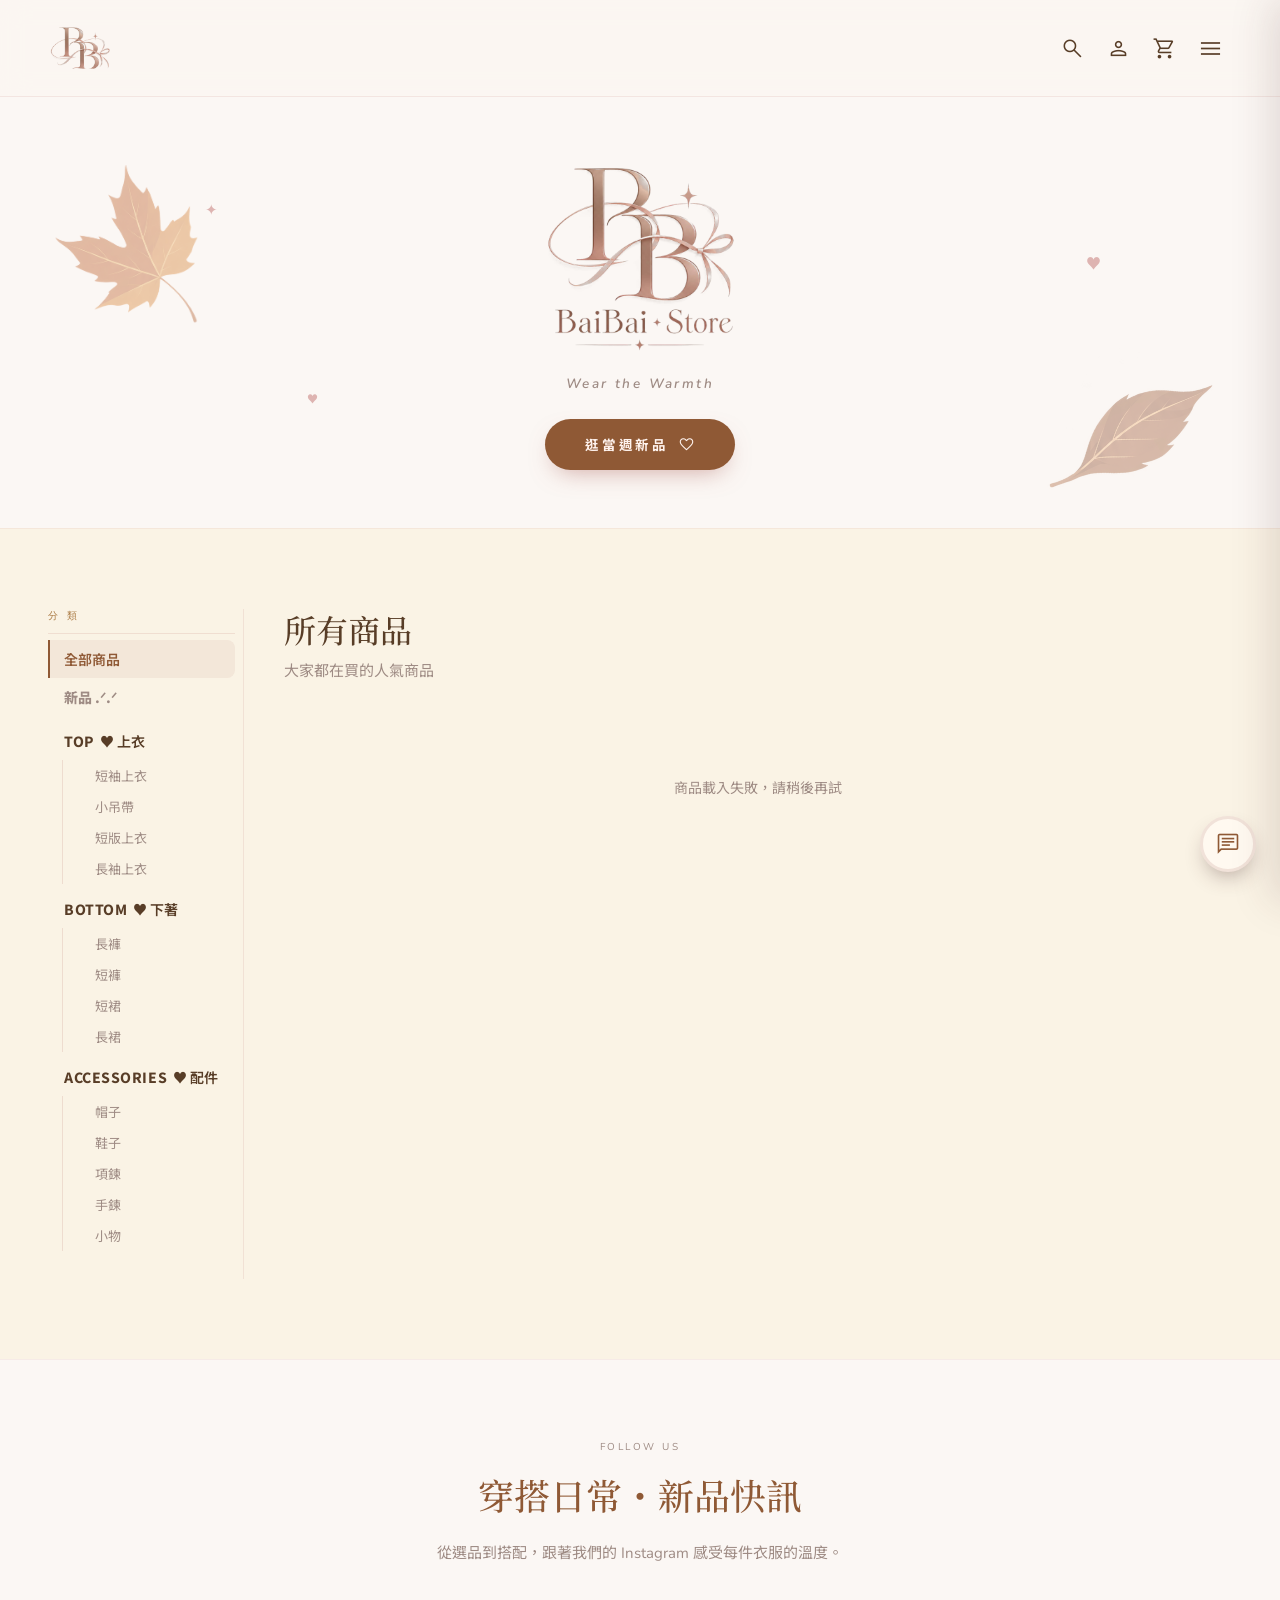
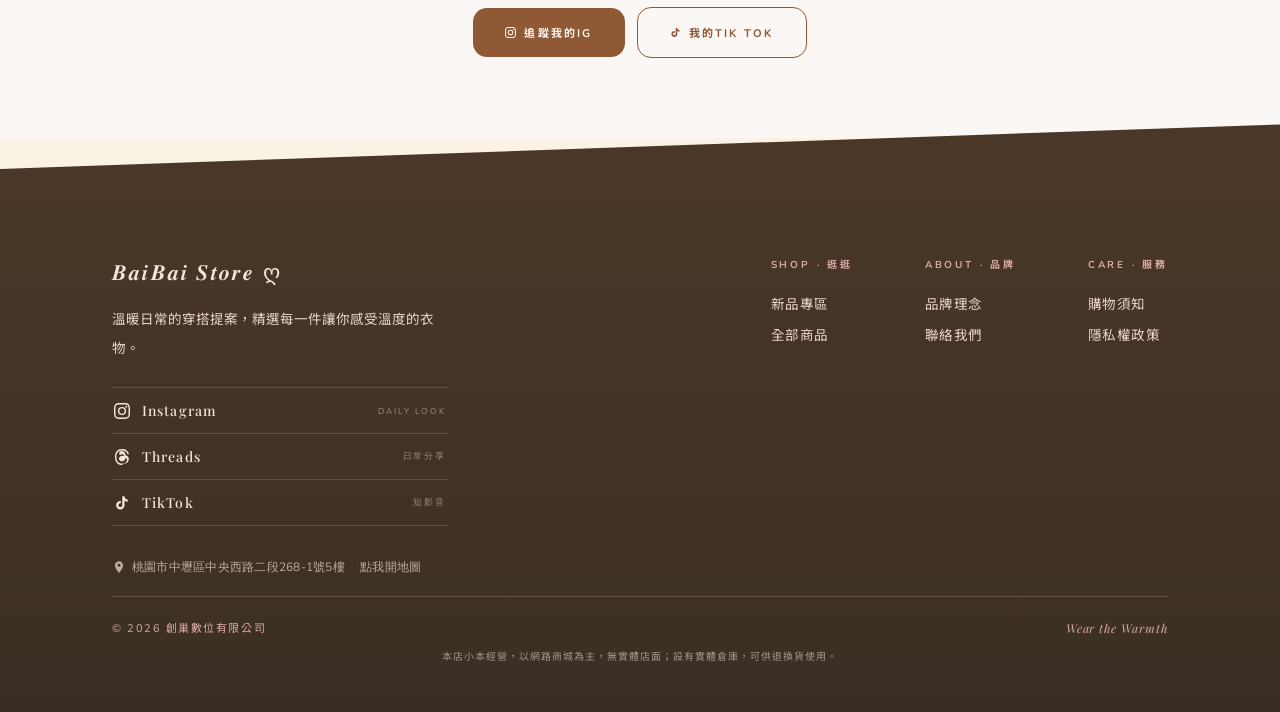
<file: index.html>
<!DOCTYPE html>
<html lang="zh-Hant">
<head>
  <meta charset="utf-8">
  <meta name="viewport" content="width=device-width, initial-scale=1.0">
  <title>𝑩𝒂𝒊𝑩𝒂𝒊 𝑺𝒕𝒐𝒓𝒆 ღ｜服飾選物 ♥</title>
  <meta name="description" content="𝑩𝒂𝒊𝑩𝒂𝒊 𝑺𝒕𝒐𝒓𝒆 ღ — 溫暖日常的穿搭提案，精選每一件讓你感受溫度的衣物。">
  <meta name="theme-color" content="#FBF7F4">
  <!-- Open Graph -->
  <meta property="og:type" content="website">
  <meta property="og:site_name" content="BaiBai Store">
  <meta property="og:title" content="BaiBai Store｜服飾選物">
  <meta property="og:description" content="溫暖日常的穿搭提案，精選每一件讓你感受溫度的衣物。">
  <meta property="og:url" content="https://cloth.nestdigitalai.com/">
  <meta property="og:image" content="https://cloth.nestdigitalai.com/image/og-cover.jpg">
  <meta property="og:locale" content="zh_TW">
  <link rel="icon" type="image/x-icon" href="/image/favicon.ico">
  <link rel="icon" type="image/png" sizes="32x32" href="/image/favicon-32x32.png">
  <link rel="icon" type="image/png" sizes="16x16" href="/image/favicon-16x16.png">
  <link rel="apple-touch-icon" sizes="180x180" href="/image/apple-touch-icon.png">
  <link rel="manifest" href="/image/site.webmanifest">

  <!-- Google Fonts -->
  <link rel="preconnect" href="https://fonts.googleapis.com">
  <link rel="preconnect" href="https://fonts.gstatic.com" crossorigin>
  <link href="https://fonts.googleapis.com/css2?family=Playfair+Display:ital,wght@0,500;0,600;1,500;1,600&family=Noto+Serif+TC:wght@500;600;700&family=Nunito:ital,wght@0,300..800;1,400..700&family=Noto+Sans+TC:wght@300;400;500;700&display=swap" rel="stylesheet">
  <link href="https://fonts.googleapis.com/css2?family=Material+Symbols+Outlined:wght,FILL@100..700,0..1&display=swap" rel="stylesheet">
  <link rel="stylesheet" href="style.css">
  <!-- Meta Pixel -->
  <script>
  !function(f,b,e,v,n,t,s){if(f.fbq)return;n=f.fbq=function(){n.callMethod?
  n.callMethod.apply(n,arguments):n.queue.push(arguments)};if(!f._fbq)f._fbq=n;
  n.push=n;n.loaded=!0;n.version='2.0';n.queue=[];t=b.createElement(e);t.async=!0;
  t.src=v;s=b.getElementsByTagName(e)[0];s.parentNode.insertBefore(t,s)}(window,
  document,'script','https://connect.facebook.net/en_US/fbevents.js');
  fbq('init', '1105823902186663');
  fbq('track', 'PageView');
  </script>
  <noscript><img height="1" width="1" style="display:none"
  src="https://www.facebook.com/tr?id=1105823902186663&ev=PageView&noscript=1"/></noscript>
</head>
<body>

<!-- ══════════════════════════════════════════
     HEADER
══════════════════════════════════════════ -->
<header id="site-header">
  <nav class="header-nav">

    <!-- Logo ─ 替換成 <img src="/brand/logo.png" alt="品牌名稱" class="…"> -->
    <a href="/" class="header-logo" aria-label="品牌首頁">
      <img src="/image/logo_mark.png" alt="BaiBai Store">
    </a>

    <!-- Right actions -->
    <div class="header-actions">
      <button type="button" class="icon-btn" aria-label="搜尋" onclick="Search.toggle()">
        <span class="material-symbols-outlined">search</span>
      </button>
      <a href="/account.html" class="icon-btn" aria-label="會員中心">
        <span class="material-symbols-outlined">person</span>
      </a>
      <button type="button" class="icon-btn" aria-label="購物車" onclick="Cart.open()">
        <span class="material-symbols-outlined">shopping_cart</span>
        <span id="cart-badge"></span>
      </button>
      <button type="button" class="icon-btn" aria-label="開啟選單" onclick="Drawer.open()"
              style="font-size:0">
        <span class="material-symbols-outlined" style="font-size:27px">menu</span>
      </button>
    </div>
  </nav>

  <!-- Search bar (toggle) -->
  <div id="search-bar">
    <input id="search-input" type="search" placeholder="搜尋商品…"
           oninput="Search.run(this.value)" autocomplete="off"
           onkeydown="if(event.key==='Escape')Search.toggle()">
  </div>
</header>


<!-- ══════════════════════════════════════════
     NAVIGATION DRAWER
══════════════════════════════════════════ -->
<div id="drawer-overlay" onclick="Drawer.close()"></div>

<aside id="nav-drawer" aria-label="主選單">
  <div class="drawer-inner">

    <div class="drawer-topbar">
      <div class="drawer-spacer"></div>
      <!-- Logo (drawer 中央) -->
      <div class="drawer-logo">
        <img src="/image/cloth_logo.png" alt="BaiBai Store">
      </div>
      <button class="drawer-close" onclick="Drawer.close()" aria-label="關閉選單">
        <span class="material-symbols-outlined">close</span>
      </button>
    </div>

    <nav class="drawer-nav">
      <span class="drawer-eyebrow">Menu</span>

      <a class="drawer-link" href="#shop" onclick="filterCat('new')">
        <span class="drawer-zh">新品專區</span>
        <span class="drawer-en">New In</span>
      </a>
      <span class="drawer-sep"></span>
      <a class="drawer-link" href="#shop" onclick="filterCat('all')">
        <span class="drawer-zh">全部商品</span>
        <span class="drawer-en">Shop All</span>
      </a>
      <span class="drawer-sep"></span>
      <a class="drawer-link" href="/notice">
        <span class="drawer-zh">購物須知</span>
        <span class="drawer-en">Care Guide</span>
      </a>
      <span class="drawer-sep"></span>
      <a class="drawer-link" href="/account.html">
        <span class="drawer-zh">會員中心</span>
        <span class="drawer-en">My Account</span>
      </a>
    </nav>

    <div class="drawer-foot">
      <div class="drawer-tagline">
        <span class="drawer-tagline-line"></span>
        <span class="drawer-tagline-text">Wear the Warmth</span>
        <span class="drawer-tagline-line"></span>
      </div>
      <div class="drawer-socials">
        <a class="drawer-social-link" href="#" target="_blank" rel="noopener">Instagram</a>
        <a class="drawer-social-link" href="/contact">Contact Us</a>
      </div>
    </div>

  </div>
</aside>


<!-- ══════════════════════════════════════════
     MAIN
══════════════════════════════════════════ -->
<main>

  <!-- ── Hero ── -->
  <section class="hero" id="home">
    <div class="hero-deco d1"><img src="/image/leaf01.png" alt=""></div>
    <div class="hero-deco d2"><img src="/image/leaf02.png" alt=""></div>
    <span class="hero-spark" style="left:16%;top:24%">✦</span>
    <span class="hero-spark" style="right:14%;top:36%;animation-delay:1.2s">♥︎</span>
    <span class="hero-spark" style="left:24%;bottom:28%;animation-delay:.6s;font-size:11px">♥︎</span>

    <div class="hero-inner">
      <!-- Logo 區：替換成 <img> -->
      <div class="hero-logo">
        <img src="/image/cloth_logo.png" alt="BaiBai Store">
      </div>
      <p class="hero-tagline">Wear the Warmth</p>
      <a class="hero-cta" href="#shop" onclick="filterCat('new')">
        逛當週新品
        <span class="material-symbols-outlined">favorite</span>
      </a>
    </div>
  </section>


  <!-- ── Product Grid ── -->
  <section id="shop" class="shop-section">
    <div class="shop-layout">

      <!-- 左側分類欄 (桌機顯示) -->
      <aside class="shop-sidebar">
        <div class="sidebar-group">
          <span class="sidebar-group-title">分 類</span>
          <ul class="sidebar-list">

            <li><button class="sidebar-btn active" data-cat="all" onclick="filterCat('all')">全部商品</button></li>
            <li><button class="sidebar-btn" data-cat="new" onclick="filterCat('new')" style="font-weight: 800;">新品 .ᐟ.ᐟ</button></li>

            <!-- TOP 上衣 -->
            <li>
              <button class="sidebar-btn sidebar-btn--parent" data-cat="top" onclick="filterCat('top')">
                <span class="sb-en">TOP</span> ♥ 上衣
              </button>
              <ul class="sidebar-sub">
                <li><button class="sidebar-btn sidebar-btn--sub" data-cat="tshirt" onclick="filterCat('tshirt')">短袖上衣</button></li>
                <li><button class="sidebar-btn sidebar-btn--sub" data-cat="blouse" onclick="filterCat('blouse')">小吊帶</button></li>
                <li><button class="sidebar-btn sidebar-btn--sub" data-cat="shortsleeve" onclick="filterCat('shortsleeve')">短版上衣</button></li>
                <li><button class="sidebar-btn sidebar-btn--sub" data-cat="longsleeve" onclick="filterCat('longsleeve')">長袖上衣</button></li>
              </ul>
            </li>

            <!-- BOTTOM 下著 -->
            <li>
              <button class="sidebar-btn sidebar-btn--parent" data-cat="bottom" onclick="filterCat('bottom')">
                <span class="sb-en">BOTTOM</span> ♥ 下著
              </button>
              <ul class="sidebar-sub">
                <li><button class="sidebar-btn sidebar-btn--sub" data-cat="pants" onclick="filterCat('pants')">長褲</button></li>
                <li><button class="sidebar-btn sidebar-btn--sub" data-cat="shorts" onclick="filterCat('shorts')">短褲</button></li>
                <li><button class="sidebar-btn sidebar-btn--sub" data-cat="skirt" onclick="filterCat('skirt')">短裙</button></li>
                <li><button class="sidebar-btn sidebar-btn--sub" data-cat="longskirt" onclick="filterCat('longskirt')">長裙</button></li>
              </ul>
            </li>

            <!-- ACCESSORIES 配件 -->
            <li>
              <button class="sidebar-btn sidebar-btn--parent" data-cat="accessories" onclick="filterCat('accessories')">
                <span class="sb-en">ACCESSORIES</span> ♥ 配件
              </button>
              <ul class="sidebar-sub">
                <li><button class="sidebar-btn sidebar-btn--sub" data-cat="cap" onclick="filterCat('cap')">帽子</button></li>
                <li><button class="sidebar-btn sidebar-btn--sub" data-cat="shoes" onclick="filterCat('shoes')">鞋子</button></li>
                <li><button class="sidebar-btn sidebar-btn--sub" data-cat="necklace" onclick="filterCat('necklace')">項鍊</button></li>
                <li><button class="sidebar-btn sidebar-btn--sub" data-cat="bracelet" onclick="filterCat('bracelet')">手鍊</button></li>
                <li><button class="sidebar-btn sidebar-btn--sub" data-cat="accessory" onclick="filterCat('accessory')">小物</button></li>
              </ul>
            </li>
          </ul>
        </div>
      </aside>

      <!-- 右側商品區 -->
      <div class="shop-main">
        <div class="section-head">
          <h2 class="section-title">所有商品</h2>
          <p class="section-subtitle">大家都在買的人氣商品</p>
        </div>

        <!-- 手機版橫向篩選 (桌機隱藏) -->
        <div class="mobile-filter">
          <button class="mobile-filter-btn active" data-cat="all" onclick="filterCat('all')">全部</button>
          <button class="mobile-filter-btn" data-cat="new" onclick="filterCat('new')">新品</button>
          <button class="mobile-filter-btn" data-cat="top" onclick="filterCat('top')">上衣</button>
          <button class="mobile-filter-btn" data-cat="bottom" onclick="filterCat('bottom')">下著</button>
          <button class="mobile-filter-btn" data-cat="accessories" onclick="filterCat('accessories')">配件</button>
        </div>

        <div class="product-grid" id="product-grid">
          <p id="products-loading" style="grid-column:1/-1;text-align:center;padding:60px 0;color:var(--c-secondary);font-size:14px">載入中…</p>
        </div><!-- /product-grid -->
      </div><!-- /shop-main -->

    </div><!-- /shop-layout -->
  </section>


  <!-- ── Social Follow ── -->
  <section class="social-section">
    <div class="social-inner">
      <span class="social-eyebrow reveal">FOLLOW US</span>
      <h2 class="social-title reveal">穿搭日常・新品快訊</h2>
      <p class="social-desc reveal">從選品到搭配，跟著我們的 Instagram 感受每件衣服的溫度。</p>
      <div class="social-btns reveal">
        <a href="https://www.instagram.com/yiann.9424/" target="_blank" rel="noopener" class="btn-solid">
          <svg xmlns="http://www.w3.org/2000/svg" viewBox="0 0 24 24" width="1em" height="1em" fill="currentColor" aria-hidden="true"><path d="M12 2.163c3.204 0 3.584.012 4.85.07 3.252.148 4.771 1.691 4.919 4.919.058 1.265.069 1.645.069 4.849 0 3.205-.012 3.584-.069 4.849-.149 3.225-1.664 4.771-4.919 4.919-1.266.058-1.644.07-4.85.07-3.204 0-3.584-.012-4.849-.07-3.26-.149-4.771-1.699-4.919-4.92-.058-1.265-.07-1.644-.07-4.849 0-3.204.013-3.583.07-4.849.149-3.227 1.664-4.771 4.919-4.919 1.266-.057 1.645-.069 4.849-.069zM12 0C8.741 0 8.333.014 7.053.072 2.695.272.273 2.69.073 7.052.014 8.333 0 8.741 0 12c0 3.259.014 3.668.072 4.948.2 4.358 2.618 6.78 6.98 6.98C8.333 23.986 8.741 24 12 24c3.259 0 3.668-.014 4.948-.072 4.354-.2 6.782-2.618 6.979-6.98.059-1.28.073-1.689.073-4.948 0-3.259-.014-3.667-.072-4.947-.196-4.354-2.617-6.78-6.979-6.98C15.668.014 15.259 0 12 0zm0 5.838a6.162 6.162 0 100 12.324 6.162 6.162 0 000-12.324zM12 16a4 4 0 110-8 4 4 0 010 8zm6.406-11.845a1.44 1.44 0 100 2.881 1.44 1.44 0 000-2.881z"/></svg>追蹤我的IG
        </a>
        <a href="https://www.tiktok.com/@yiann.9424_" target="_blank" rel="noopener" class="btn-outline">
          <svg xmlns="http://www.w3.org/2000/svg" viewBox="0 0 24 24" width="1em" height="1em" fill="currentColor" aria-hidden="true"><path d="M19.59 6.69a4.83 4.83 0 01-3.77-4.25V2h-3.45v13.67a2.89 2.89 0 01-2.88 2.5 2.89 2.89 0 01-2.89-2.89 2.89 2.89 0 012.89-2.89c.28 0 .54.04.79.1V9.01a6.33 6.33 0 00-.79-.05 6.34 6.34 0 00-6.34 6.34 6.34 6.34 0 006.34 6.34 6.34 6.34 0 006.33-6.34V8.69a8.18 8.18 0 004.78 1.52V6.73a4.85 4.85 0 01-1.01-.04z"/></svg>我的Tik Tok
        </a>
      </div>
    </div>
  </section>

</main>


<!-- footer 由 script.js renderFooter() 動態插入 -->


<!-- ══════════════════════════════════════════
     CONTACT FAB + POPUP
══════════════════════════════════════════ -->
<button class="fab-contact" id="fab-btn" aria-label="聯絡客服" aria-expanded="false"
        onclick="Contact.toggle()">
  <span class="material-symbols-outlined">chat</span>
</button>

<div class="contact-pop" id="contact-pop" role="dialog" aria-label="聯絡我們">
  <div class="cp-head">
    <span>聯絡我們</span>
    <button onclick="Contact.close()" aria-label="關閉">×</button>
  </div>
  <a class="cp-link" href="https://www.instagram.com/yiann.9424/" target="_blank" rel="noopener">
    <div class="cp-icon"><svg xmlns="http://www.w3.org/2000/svg" viewBox="0 0 24 24" width="1em" height="1em" fill="currentColor" aria-hidden="true"><path d="M12 2.163c3.204 0 3.584.012 4.85.07 3.252.148 4.771 1.691 4.919 4.919.058 1.265.069 1.645.069 4.849 0 3.205-.012 3.584-.069 4.849-.149 3.225-1.664 4.771-4.919 4.919-1.266.058-1.644.07-4.85.07-3.204 0-3.584-.012-4.849-.07-3.26-.149-4.771-1.699-4.919-4.92-.058-1.265-.07-1.644-.07-4.849 0-3.204.013-3.583.07-4.849.149-3.227 1.664-4.771 4.919-4.919 1.266-.057 1.645-.069 4.849-.069zM12 0C8.741 0 8.333.014 7.053.072 2.695.272.273 2.69.073 7.052.014 8.333 0 8.741 0 12c0 3.259.014 3.668.072 4.948.2 4.358 2.618 6.78 6.98 6.98C8.333 23.986 8.741 24 12 24c3.259 0 3.668-.014 4.948-.072 4.354-.2 6.782-2.618 6.979-6.98.059-1.28.073-1.689.073-4.948 0-3.259-.014-3.667-.072-4.947-.196-4.354-2.617-6.78-6.979-6.98C15.668.014 15.259 0 12 0zm0 5.838a6.162 6.162 0 100 12.324 6.162 6.162 0 000-12.324zM12 16a4 4 0 110-8 4 4 0 010 8zm6.406-11.845a1.44 1.44 0 100 2.881 1.44 1.44 0 000-2.881z"/></svg></div>
    <span class="cp-text"><b>Instagram 私訊</b><i>@yiann.9424</i></span>
    <span class="cp-arrow">→</span>
  </a>
  <a class="cp-link" href="https://www.threads.com/@yiann.9424" target="_blank" rel="noopener">
    <div class="cp-icon"><svg xmlns="http://www.w3.org/2000/svg" viewBox="0 0 24 24" width="1em" height="1em" fill="currentColor" aria-hidden="true"><path d="M12.186 24h-.007c-3.581-.024-6.334-1.205-8.184-3.509C2.35 18.44 1.5 15.586 1.472 12.01v-.017c.03-3.579.879-6.43 2.525-8.482C5.868 1.206 8.602.016 12.18 0h.014c2.746.02 5.043.725 6.826 2.098 1.677 1.29 2.858 3.13 3.509 5.467l-2.04.569c-1.104-3.96-3.898-5.984-8.304-6.015-2.91.022-5.11.936-6.54 2.717C4.307 6.504 3.616 8.914 3.589 12c.027 3.086.718 5.496 2.057 7.164 1.43 1.783 3.631 2.698 6.54 2.717 2.623-.02 4.358-.631 5.8-2.045 1.647-1.613 1.618-3.593 1.09-4.798-.31-.71-.873-1.3-1.634-1.75-.192 1.352-.622 2.446-1.284 3.272-.886 1.102-2.14 1.704-3.73 1.79-1.202.065-2.361-.218-3.259-.801-1.063-.689-1.685-1.74-1.752-2.964-.065-1.19.408-2.285 1.33-3.082.88-.76 2.119-1.207 3.583-1.291a13.853 13.853 0 013.02.142c-.126-.742-.375-1.332-.75-1.757-.513-.586-1.298-.883-2.363-.886h-.018c-.882 0-1.952.25-2.857 1.446l-1.644-1.18C7.863 3.354 9.429 2.986 11.07 2.986h.03c3.873.04 6.027 2.274 6.27 6.324.47.117.917.262 1.338.433 1.357.555 2.387 1.438 2.985 2.556.811 1.513.776 3.662-.09 5.533-1.26 2.742-3.656 4.131-7.417 4.168h-.003z"/></svg></div>
    <span class="cp-text"><b>Threads</b><i>@yiann.9424</i></span>
    <span class="cp-arrow">→</span>
  </a>
  <div class="cp-note">依來訊順序盡快回覆，感謝耐心等候 ♡</div>
</div>


<!-- ══════════════════════════════════════════
     CART DRAWER
══════════════════════════════════════════ -->
<div id="cart-overlay" onclick="Cart.close()"></div>

<aside id="cart-drawer" aria-label="購物車">
  <div class="cart-head">
    <button class="cart-close" onclick="Cart.close()" aria-label="關閉購物車">
      <span class="material-symbols-outlined">close</span>
    </button>
    <p class="cart-title">SHOPPING CART <span style="color:#A85C55">♥</span></p>
    <span class="cart-subtitle">購 物 車</span>
  </div>

  <div class="cart-body" id="cart-body">
    <div class="cart-empty-state">
      <span class="material-symbols-outlined">shopping_cart</span>
      <p>購物車還空著</p>
      <a href="#shop" onclick="Cart.close()">去逛逛 →</a>
    </div>
  </div>

  <div class="cart-foot">
    <div class="cart-total-box">
      <div class="cart-total-row">
        <span class="cart-total-label">小計</span>
        <span class="cart-total-amt" id="cart-total">NT$0</span>
      </div>
      <p class="cart-total-note">運費將於結帳時計算</p>
    </div>
    <a href="/checkout.html" class="cart-btn-checkout">前往結帳</a>
    <button class="cart-btn-continue" onclick="Cart.close()">繼續購物</button>
    <div class="cart-perks">
      <div class="cart-perk">
        <span class="material-symbols-outlined">local_shipping</span>
        <p class="cart-perk-title">滿額免運</p>
        <p class="cart-perk-desc">消費滿 NT$5,000<br>享免運優惠</p>
      </div>
      <div class="cart-perk">
        <span class="material-symbols-outlined">favorite</span>
        <p class="cart-perk-title">貼心服務</p>
        <p class="cart-perk-desc">有問題歡迎<br>聯繫客服</p>
      </div>
    </div>
  </div>
</aside>


<!-- ══════════════════════════════════════════
     TOAST
══════════════════════════════════════════ -->
<div id="toast"></div>

<script src="script.js"></script>
<script>
(async () => {
  const API  = 'https://brand-api.crazyfunlife8.workers.dev';
  const grid = document.getElementById('product-grid');
  try {
    const res  = await fetch(`${API}/api/products`);
    const data = await res.json();
    if (!data.ok || !data.products.length) {
      grid.innerHTML = '<p style="grid-column:1/-1;text-align:center;padding:60px 0;color:var(--c-secondary);font-size:14px">目前沒有商品</p>';
      return;
    }
    const _catParam = new URLSearchParams(location.search).get('cat');
    grid.innerHTML = data.products.map(p => {
      const img    = p.images?.[0]
        ? `<img src="${API}/images/${p.images[0]}" alt="${p.name}" loading="lazy">`
        : `<div class="product-img-placeholder"><span class="material-symbols-outlined">checkroom</span></div>`;
      const badge  = p.badge === 'new' ? '<span class="badge badge-new">NEW</span>'
                   : p.badge === 'hot' ? '<span class="badge badge-hot">HOT</span>' : '';
      const price  = p.original_price && p.original_price > p.price
        ? `NT$${p.price.toLocaleString()} <span class="product-price-original">NT$${p.original_price.toLocaleString()}</span>`
        : `NT$${p.price.toLocaleString()}`;
      return `
        <a class="product-card" href="product.html?id=${p.item_letter ? p.item_letter + String(p.sort_order).padStart(3,'0') : p.id}" data-cat="${[p.cat, p.badge === 'new' ? 'new' : ''].filter(Boolean).join(' ')}">
          <div class="product-img-wrap">
            ${img}
            ${badge ? `<div class="product-badges">${badge}</div>` : ''}
          </div>
          <div class="product-info">
            <p class="product-name">${p.item_letter ? p.item_letter + String(p.sort_order).padStart(3,'0') + '-' + p.name : p.name}</p>
            <p class="product-price">${price}</p>
          </div>
        </a>`;
    }).join('');

    if (_catParam) {
      filterCat(_catParam);
      document.getElementById('shop')?.scrollIntoView({ behavior: 'smooth' });
    }
  } catch {
    grid.innerHTML = '<p style="grid-column:1/-1;text-align:center;padding:60px 0;color:var(--c-secondary);font-size:14px">商品載入失敗，請稍後再試</p>';
  }
})();
</script>
</body>
</html>
</file>
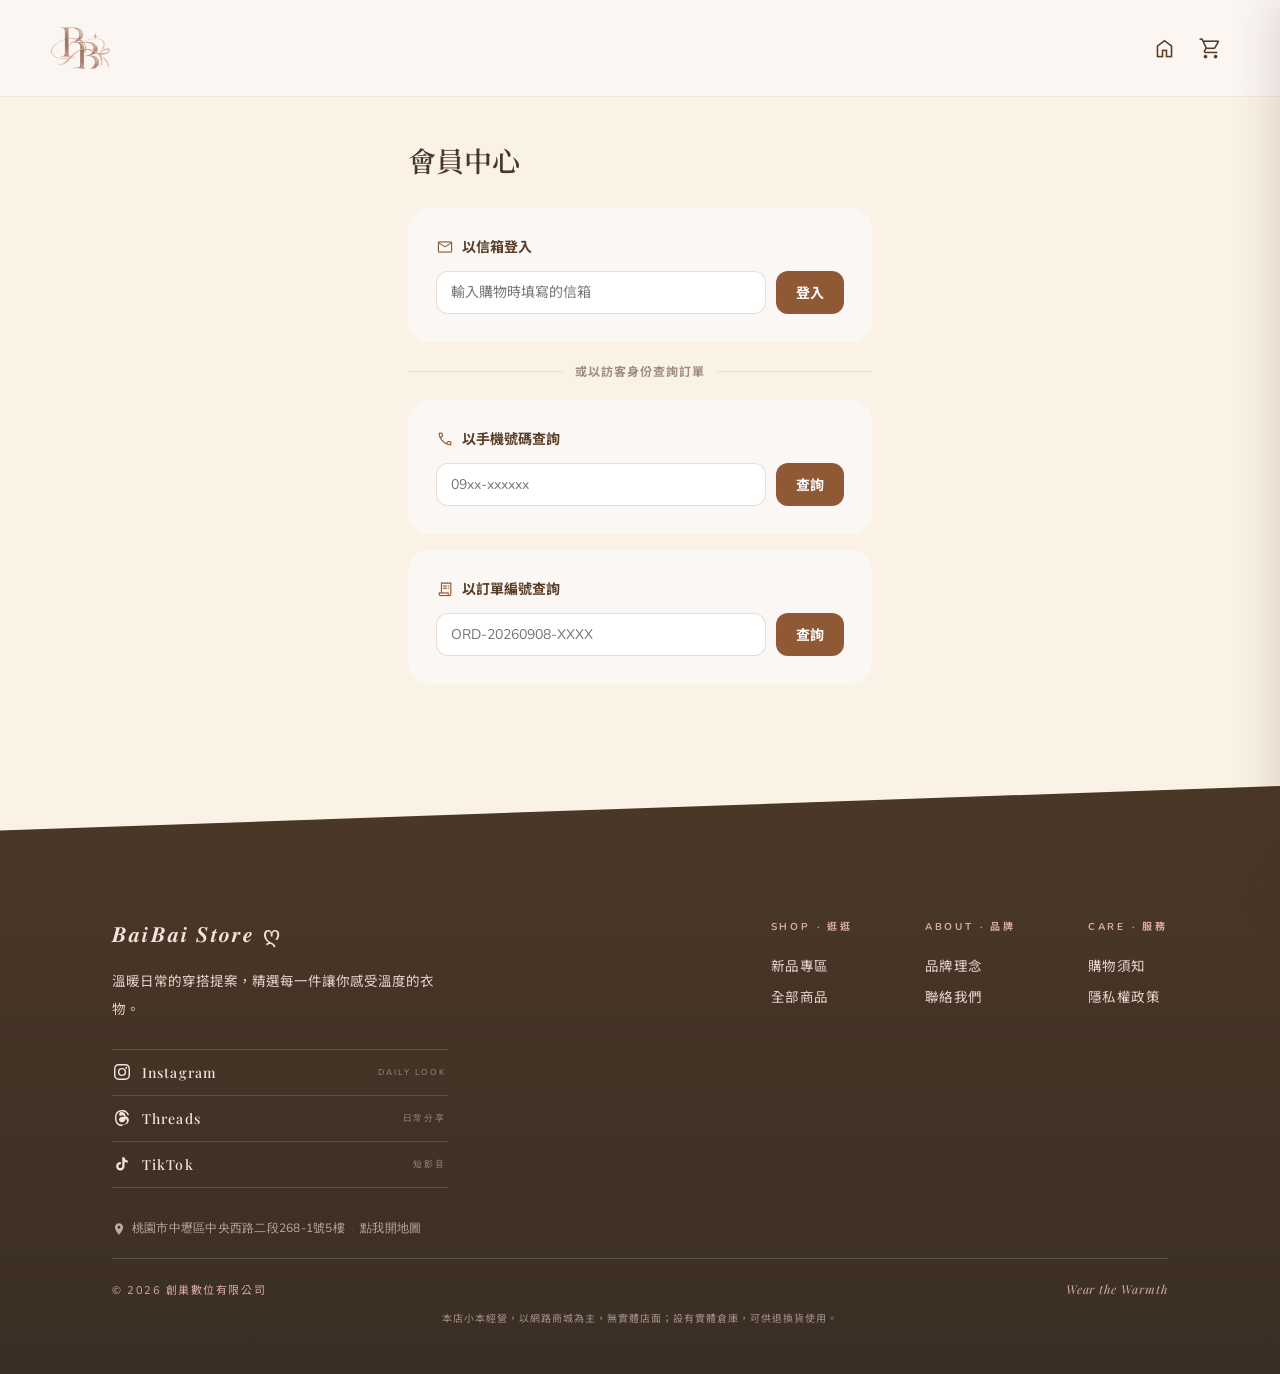
<file: account.html>
<!DOCTYPE html>
<html lang="zh-Hant">
<head>
  <meta charset="utf-8">
  <meta name="viewport" content="width=device-width, initial-scale=1.0">
  <title>會員中心｜𝑩𝒂𝒊𝑩𝒂𝒊 𝑺𝒕𝒐𝒓𝒆 ღ</title>
  <meta name="theme-color" content="#FBF7F4">
  <link rel="icon" type="image/x-icon" href="/image/favicon.ico">
  <link rel="icon" type="image/png" sizes="32x32" href="/image/favicon-32x32.png">
  <link rel="icon" type="image/png" sizes="16x16" href="/image/favicon-16x16.png">
  <link rel="apple-touch-icon" sizes="180x180" href="/image/apple-touch-icon.png">
  <link rel="manifest" href="/image/site.webmanifest">
  <link rel="preconnect" href="https://fonts.googleapis.com">
  <link rel="preconnect" href="https://fonts.gstatic.com" crossorigin>
  <link href="https://fonts.googleapis.com/css2?family=Playfair+Display:ital,wght@0,500;0,600;1,500;1,600&family=Noto+Serif+TC:wght@500;600;700&family=Nunito:ital,wght@0,300..800;1,400..700&family=Noto+Sans+TC:wght@300;400;500;700&display=swap" rel="stylesheet">
  <link href="https://fonts.googleapis.com/css2?family=Material+Symbols+Outlined:wght,FILL@100..700,0..1&display=swap" rel="stylesheet">
  <link rel="stylesheet" href="style.css">
  <style>
    .account-page {
      max-width: 560px;
      margin: 0 auto;
      padding: 120px 20px 80px;
    }
    @media (min-width: 768px) { .account-page { padding: 140px 48px 100px; } }

    .page-title {
      font-family: 'Noto Serif TC', serif;
      font-size: clamp(22px, 4vw, 28px);
      font-weight: 600;
      color: var(--c-ft-dark);
      margin-bottom: 28px;
    }

    /* ── Form card ── */
    .form-card {
      background: var(--c-surface);
      border-radius: var(--r-card);
      padding: 28px;
      margin-bottom: 16px;
    }
    .form-card-title {
      font-weight: 700; font-size: 14px;
      color: var(--c-on-surface);
      margin-bottom: 14px;
      display: flex; align-items: center; gap: 8px;
    }
    .form-card-title .material-symbols-outlined { color: var(--c-primary); font-size: 18px; }

    .query-row { display: flex; gap: 10px; }
    .query-input {
      flex: 1; padding: 11px 14px;
      border: 1.5px solid rgba(143,89,53,.2);
      border-radius: var(--r-input);
      background: #fff; font-family: inherit;
      font-size: 14px; color: var(--c-on-surface);
      outline: none; transition: border-color .2s;
    }
    .query-input:focus { border-color: var(--c-primary); }
    .btn-query {
      padding: 11px 20px;
      background: var(--c-primary); color: #fff;
      border: none; border-radius: var(--r-input);
      font-family: inherit; font-size: 14px; font-weight: 700;
      cursor: pointer; white-space: nowrap; transition: background .2s;
    }
    .btn-query:hover { background: var(--c-primary-dark); }
    .btn-query:disabled { opacity: .55; cursor: not-allowed; }
    .input-error { font-size: 12px; color: #c0392b; margin-top: 6px; display: none; }

    /* ── Divider ── */
    .section-divider {
      display: flex; align-items: center; gap: 12px;
      margin: 20px 0;
    }
    .section-divider::before, .section-divider::after {
      content: ''; flex: 1; height: 1px; background: rgba(143,89,53,.15);
    }
    .section-divider span {
      font-size: 12px; font-weight: 700;
      color: var(--c-secondary); letter-spacing: .08em; white-space: nowrap;
    }

    /* ── Member view ── */
    .member-profile-card {
      background: var(--c-surface);
      border-radius: var(--r-card);
      padding: 28px;
      margin-bottom: 16px;
    }
    .member-profile-head {
      display: flex; align-items: center; gap: 16px;
      margin-bottom: 20px;
    }
    .member-avatar {
      width: 56px; height: 56px; border-radius: 50%;
      background: rgba(143,89,53,.12);
      display: flex; align-items: center; justify-content: center;
      flex-shrink: 0;
    }
    .member-avatar .material-symbols-outlined { font-size: 28px; color: var(--c-primary); }
    .member-greeting { flex: 1; min-width: 0; }
    .member-greeting-name {
      font-family: 'Noto Serif TC', serif;
      font-size: 18px; font-weight: 600; color: var(--c-ft-dark);
      white-space: nowrap; overflow: hidden; text-overflow: ellipsis;
    }
    .member-greeting-sub { font-size: 12px; color: var(--c-secondary); margin-top: 2px; }
    .btn-logout {
      padding: 7px 14px;
      border: 1.5px solid rgba(143,89,53,.25);
      border-radius: var(--r-pill);
      background: #fff; font-family: inherit;
      font-size: 12px; font-weight: 700;
      color: var(--c-secondary); cursor: pointer;
      white-space: nowrap; transition: all .2s; flex-shrink: 0;
    }
    .btn-logout:hover { border-color: var(--c-primary); color: var(--c-primary); }

    .member-info-rows { display: flex; flex-direction: column; gap: 0; }
    .member-info-row {
      display: flex; justify-content: space-between;
      padding: 10px 0; border-bottom: 1px solid rgba(143,89,53,.08);
      font-size: 13px;
    }
    .member-info-row:last-child { border-bottom: none; }
    .member-info-label { color: var(--c-secondary); }
    .member-info-val { font-weight: 600; color: var(--c-on-surface); }

    .stats-row {
      display: grid; grid-template-columns: 1fr 1fr;
      gap: 12px; margin-bottom: 16px;
    }
    .stat-card {
      background: var(--c-surface); border-radius: var(--r-card);
      padding: 18px 20px; text-align: center;
    }
    .stat-label { font-size: 11px; color: var(--c-secondary); font-weight: 700; letter-spacing: .06em; text-transform: uppercase; }
    .stat-val { font-size: 22px; font-weight: 800; color: var(--c-primary); margin-top: 6px; }

    .orders-section-title {
      font-weight: 700; font-size: 14px; color: var(--c-on-surface);
      margin-bottom: 12px; display: flex; align-items: center; gap: 8px;
    }
    .orders-section-title .material-symbols-outlined { font-size: 18px; color: var(--c-primary); }

    /* ── Order cards ── */
    .order-card {
      background: #fff; border-radius: 12px;
      padding: 16px 20px; margin-bottom: 10px;
      text-decoration: none; display: block; color: inherit;
      border: 1px solid rgba(143,89,53,.1);
      transition: box-shadow .2s;
    }
    .order-card:hover { box-shadow: 0 4px 20px rgba(74,43,39,.1); }
    .order-card-head { display: flex; justify-content: space-between; align-items: center; margin-bottom: 4px; }
    .order-no { font-size: 13px; font-weight: 700; }
    .order-date { font-size: 12px; color: var(--c-secondary); margin-bottom: 4px; }
    .status-pill { display: inline-block; padding: 2px 10px; border-radius: var(--r-pill); font-size: 12px; font-weight: 700; }
    .status-pending  { background: rgba(230,126,34,.15); color: #c0772a; }
    .status-paid     { background: rgba(39,174,96,.15);  color: #1e8449; }
    .status-shipped  { background: rgba(41,128,185,.15); color: #1a5e8a; }
    .status-done     { background: rgba(39,174,96,.15);  color: #1e8449; }
    .status-cancelled{ background: rgba(192,57,43,.15);  color: #922b21; }
    .order-items { font-size: 12px; color: var(--c-secondary); white-space: nowrap; overflow: hidden; text-overflow: ellipsis; }
    .order-total { font-size: 14px; font-weight: 700; color: var(--c-primary); margin-top: 4px; }

    .result-msg { font-size: 14px; color: var(--c-secondary); text-align: center; padding: 24px 0; }
  </style>
  <!-- Meta Pixel -->
  <script>
  !function(f,b,e,v,n,t,s){if(f.fbq)return;n=f.fbq=function(){n.callMethod?
  n.callMethod.apply(n,arguments):n.queue.push(arguments)};if(!f._fbq)f._fbq=n;
  n.push=n;n.loaded=!0;n.version='2.0';n.queue=[];t=b.createElement(e);t.async=!0;
  t.src=v;s=b.getElementsByTagName(e)[0];s.parentNode.insertBefore(t,s)}(window,
  document,'script','https://connect.facebook.net/en_US/fbevents.js');
  fbq('init', '1105823902186663');
  fbq('track', 'PageView');
  </script>
  <noscript><img height="1" width="1" style="display:none"
  src="https://www.facebook.com/tr?id=1105823902186663&ev=PageView&noscript=1"/></noscript>
</head>
<body>

<!-- HEADER -->
<header id="site-header">
  <nav class="header-nav">
    <a href="index.html" class="header-logo" aria-label="品牌首頁">
      <img src="/image/logo_mark.png" alt="BaiBai Store">
    </a>
    <div class="header-actions">
      <a href="index.html" class="icon-btn" aria-label="回首頁">
        <span class="material-symbols-outlined">home</span>
      </a>
      <button type="button" class="icon-btn" aria-label="購物車" onclick="Cart.open()">
        <span class="material-symbols-outlined">shopping_cart</span>
        <span id="cart-badge"></span>
      </button>
    </div>
  </nav>
</header>

<!-- CART DRAWER -->
<div id="cart-overlay" onclick="Cart.close()"></div>
<aside id="cart-drawer" aria-label="購物車">
  <div class="cart-head">
    <button class="cart-close" onclick="Cart.close()" aria-label="關閉購物車">
      <span class="material-symbols-outlined">close</span>
    </button>
    <p class="cart-title">SHOPPING CART <span style="color:#A85C55">♥</span></p>
    <span class="cart-subtitle">購 物 車</span>
  </div>
  <div class="cart-body" id="cart-body">
    <div class="cart-empty-state">
      <span class="material-symbols-outlined">shopping_cart</span>
      <p>購物車還空著</p>
      <a href="/#shop" onclick="Cart.close()">去逛逛 →</a>
    </div>
  </div>
  <div class="cart-foot">
    <div class="cart-total-box">
      <div class="cart-total-row">
        <span class="cart-total-label">小計</span>
        <span class="cart-total-amt" id="cart-total">NT$0</span>
      </div>
      <p class="cart-total-note">運費將於結帳時計算</p>
    </div>
    <a href="/checkout.html" class="cart-btn-checkout">前往結帳</a>
    <button class="cart-btn-continue" onclick="Cart.close()">繼續購物</button>
    <div class="cart-perks">
      <div class="cart-perk">
        <span class="material-symbols-outlined">local_shipping</span>
        <p class="cart-perk-title">滿額免運</p>
        <p class="cart-perk-desc">消費滿 NT$5,000<br>享免運優惠</p>
      </div>
      <div class="cart-perk">
        <span class="material-symbols-outlined">favorite</span>
        <p class="cart-perk-title">貼心服務</p>
        <p class="cart-perk-desc">有問題歡迎<br>聯繫客服</p>
      </div>
    </div>
  </div>
</aside>

<div id="toast"></div>

<main class="account-page">
  <h1 class="page-title">會員中心</h1>

  <!-- ── 訪客視圖 ── -->
  <div id="guest-view">

    <!-- 信箱登入 -->
    <div class="form-card">
      <p class="form-card-title">
        <span class="material-symbols-outlined">mail</span>以信箱登入
      </p>
      <div class="query-row">
        <input class="query-input" type="email" id="input-email"
               placeholder="輸入購物時填寫的信箱"
               onkeydown="if(event.key==='Enter') loginByEmail()">
        <button class="btn-query" id="btn-email" onclick="loginByEmail()">登入</button>
      </div>
      <p class="input-error" id="email-error"></p>
    </div>

    <div class="section-divider"><span>或以訪客身份查詢訂單</span></div>

    <!-- 手機查詢 -->
    <div class="form-card">
      <p class="form-card-title">
        <span class="material-symbols-outlined">phone</span>以手機號碼查詢
      </p>
      <div class="query-row">
        <input class="query-input" type="tel" id="input-phone"
               placeholder="09xx-xxxxxx"
               onkeydown="if(event.key==='Enter') queryByPhone()">
        <button class="btn-query" id="btn-phone" onclick="queryByPhone()">查詢</button>
      </div>
      <div id="phone-results"></div>
    </div>

    <!-- 訂單編號查詢 -->
    <div class="form-card">
      <p class="form-card-title">
        <span class="material-symbols-outlined">receipt_long</span>以訂單編號查詢
      </p>
      <div class="query-row">
        <input class="query-input" type="text" id="input-order-no"
               placeholder="ORD-20260908-XXXX"
               onkeydown="if(event.key==='Enter') queryByOrderNo()">
        <button class="btn-query" id="btn-order-no" onclick="queryByOrderNo()">查詢</button>
      </div>
      <div id="orderno-results"></div>
    </div>

  </div>

  <!-- ── 會員視圖 ── -->
  <div id="member-view" hidden>

    <!-- 個人資料 -->
    <div class="member-profile-card">
      <div class="member-profile-head">
        <div class="member-avatar">
          <span class="material-symbols-outlined">person</span>
        </div>
        <div class="member-greeting">
          <p class="member-greeting-name" id="member-name">—</p>
          <p class="member-greeting-sub">會員</p>
        </div>
        <button class="btn-logout" onclick="logout()">登出</button>
      </div>
      <div class="member-info-rows">
        <div class="member-info-row">
          <span class="member-info-label">信箱</span>
          <span class="member-info-val" id="member-email">—</span>
        </div>
        <div class="member-info-row">
          <span class="member-info-label">手機</span>
          <span class="member-info-val" id="member-phone">—</span>
        </div>
        <div class="member-info-row">
          <span class="member-info-label">加入時間</span>
          <span class="member-info-val" id="member-since">—</span>
        </div>
      </div>
    </div>

    <!-- 統計 -->
    <div class="stats-row">
      <div class="stat-card">
        <p class="stat-label">訂單數</p>
        <p class="stat-val" id="stat-order-count">—</p>
      </div>
      <div class="stat-card">
        <p class="stat-label">累計消費</p>
        <p class="stat-val" id="stat-total-spent">—</p>
      </div>
    </div>

    <!-- 歷史訂單 -->
    <p class="orders-section-title">
      <span class="material-symbols-outlined">receipt_long</span>歷史訂單
    </p>
    <div id="member-orders"></div>

  </div>
</main>

<!-- footer 由 script.js renderFooter() 動態插入 -->

<script src="script.js"></script>
<script>
  const API = 'https://brand-api.crazyfunlife8.workers.dev';
  const STORAGE_KEY = 'ember_member_email';

  const STATUS_LABEL = {
    pending:'待付款', paid:'已付款',
    shipped:'已出貨', done:'已完成', cancelled:'已取消',
  };

  // ── 登入 ──
  async function loginByEmail() {
    const email = document.getElementById('input-email').value.trim().toLowerCase();
    const errEl = document.getElementById('email-error');
    errEl.style.display = 'none';
    if (!email) return;

    const btn = document.getElementById('btn-email');
    btn.disabled = true; btn.textContent = '查詢中…';

    try {
      const res  = await fetch(`${API}/api/members/me?email=${encodeURIComponent(email)}`);
      const data = await res.json();
      if (!data.ok) throw new Error(data.error || '查詢失敗');
      localStorage.setItem(STORAGE_KEY, email);
      showMemberView(data);
    } catch (err) {
      errEl.textContent = err.message;
      errEl.style.display = 'block';
    } finally {
      btn.disabled = false; btn.textContent = '登入';
    }
  }

  // ── 登出 ──
  function logout() {
    localStorage.removeItem(STORAGE_KEY);
    document.getElementById('guest-view').hidden  = false;
    document.getElementById('member-view').hidden = true;
    document.getElementById('input-email').value  = '';
  }

  // ── 顯示會員資料 ──
  function showMemberView({ member, orders }) {
    document.getElementById('guest-view').hidden  = true;
    document.getElementById('member-view').hidden = false;

    document.getElementById('member-name').textContent  = member.name  || '會員';
    document.getElementById('member-email').textContent = member.email;
    document.getElementById('member-phone').textContent = member.phone || '—';
    document.getElementById('member-since').textContent = member.created_at?.slice(0, 10) || '—';

    const completedOrders = orders.filter(o => o.status !== 'cancelled');
    const totalSpent = completedOrders.reduce((s, o) => s + Number(o.total), 0);
    document.getElementById('stat-order-count').textContent  = completedOrders.length;
    document.getElementById('stat-total-spent').textContent  = 'NT$' + totalSpent.toLocaleString();

    const container = document.getElementById('member-orders');
    if (!orders.length) {
      container.innerHTML = '<p class="result-msg">目前尚無訂單紀錄。</p>';
      return;
    }
    container.innerHTML = orders.map(o => `
      <a class="order-card" href="order.html?no=${o.order_no}">
        <div class="order-card-head">
          <span class="order-no">${o.order_no}</span>
          <span class="status-pill status-${o.status}">${STATUS_LABEL[o.status] || o.status}</span>
        </div>
        <p class="order-date">${o.created_at?.slice(0, 16) || ''}</p>
        <p class="order-items">${o.items.map(i => i.name).join('、')}</p>
        <p class="order-total">NT$${o.total.toLocaleString()}</p>
      </a>`).join('');
  }

  // ── 訪客查詢（手機）──
  async function queryByPhone() {
    const phone = document.getElementById('input-phone').value.trim();
    if (!phone) return;
    const btn = document.getElementById('btn-phone');
    btn.disabled = true; btn.textContent = '查詢中…';
    try {
      const res  = await fetch(`${API}/api/orders?phone=${encodeURIComponent(phone)}`);
      const data = await res.json();
      renderResults('phone-results', data.orders || []);
    } catch {
      document.getElementById('phone-results').innerHTML =
        '<p class="result-msg">查詢失敗，請稍後再試。</p>';
    } finally {
      btn.disabled = false; btn.textContent = '查詢';
    }
  }

  // ── 訪客查詢（訂單編號）──
  async function queryByOrderNo() {
    const no = document.getElementById('input-order-no').value.trim();
    if (!no) return;
    const btn = document.getElementById('btn-order-no');
    btn.disabled = true; btn.textContent = '查詢中…';
    try {
      const res  = await fetch(`${API}/api/orders/${no}`);
      const data = await res.json();
      if (data.ok) renderResults('orderno-results', [data.order]);
      else document.getElementById('orderno-results').innerHTML =
        '<p class="result-msg">找不到此訂單編號。</p>';
    } catch {
      document.getElementById('orderno-results').innerHTML =
        '<p class="result-msg">查詢失敗，請稍後再試。</p>';
    } finally {
      btn.disabled = false; btn.textContent = '查詢';
    }
  }

  function renderResults(containerId, orders) {
    const el = document.getElementById(containerId);
    if (!orders.length) {
      el.innerHTML = '<p class="result-msg">查無訂單紀錄。</p>';
      return;
    }
    el.innerHTML = orders.map(o => `
      <a class="order-card" href="order.html?no=${o.order_no}">
        <div class="order-card-head">
          <span class="order-no">${o.order_no}</span>
          <span class="status-pill status-${o.status}">${STATUS_LABEL[o.status] || o.status}</span>
        </div>
        <p class="order-date">${o.created_at?.slice(0,16) || ''}</p>
        <p class="order-items">${o.items.map(i => i.name).join('、')}</p>
        <p class="order-total">NT$${o.total.toLocaleString()}</p>
      </a>`).join('');
  }

  // ── 初始化 ──
  (async function init() {
    const savedEmail = localStorage.getItem(STORAGE_KEY);
    if (savedEmail) {
      const btn = document.getElementById('btn-email');
      btn.disabled = true;
      try {
        const res  = await fetch(`${API}/api/members/me?email=${encodeURIComponent(savedEmail)}`);
        const data = await res.json();
        if (data.ok) { showMemberView(data); return; }
        // email 已失效（例如會員資料被刪），清除並顯示訪客頁
        localStorage.removeItem(STORAGE_KEY);
      } catch {}
      btn.disabled = false;
    }
    // URL 帶訂單編號（從其他頁面跳來）
    const urlNo = new URLSearchParams(location.search).get('no');
    if (urlNo) {
      document.getElementById('input-order-no').value = urlNo;
      queryByOrderNo();
    }
  })();
</script>
</body>
</html>
</file>
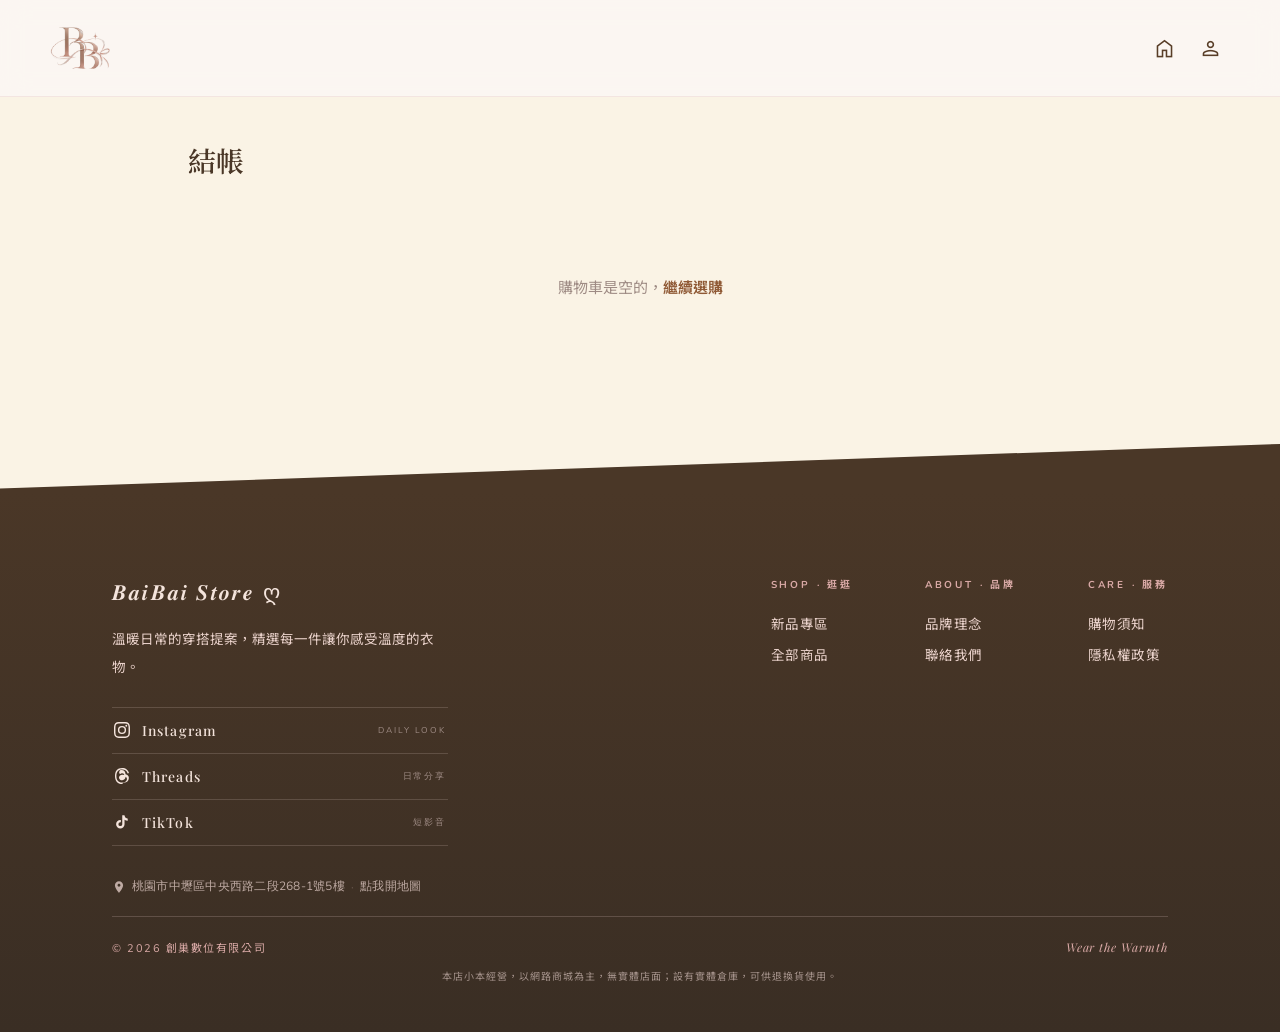
<file: checkout.html>
<!DOCTYPE html>
<html lang="zh-Hant">
<head>
  <meta charset="utf-8">
  <meta name="viewport" content="width=device-width, initial-scale=1.0">
  <title>結帳｜𝑩𝒂𝒊𝑩𝒂𝒊 𝑺𝒕𝒐𝒓𝒆 ღ</title>
  <meta name="theme-color" content="#FBF7F4">
  <link rel="icon" type="image/x-icon" href="/image/favicon.ico">
  <link rel="icon" type="image/png" sizes="32x32" href="/image/favicon-32x32.png">
  <link rel="icon" type="image/png" sizes="16x16" href="/image/favicon-16x16.png">
  <link rel="apple-touch-icon" sizes="180x180" href="/image/apple-touch-icon.png">
  <link rel="manifest" href="/image/site.webmanifest">
  <link rel="preconnect" href="https://fonts.googleapis.com">
  <link rel="preconnect" href="https://fonts.gstatic.com" crossorigin>
  <link href="https://fonts.googleapis.com/css2?family=Playfair+Display:ital,wght@0,500;0,600;1,500;1,600&family=Noto+Serif+TC:wght@500;600;700&family=Nunito:ital,wght@0,300..800;1,400..700&family=Noto+Sans+TC:wght@300;400;500;700&display=swap" rel="stylesheet">
  <link href="https://fonts.googleapis.com/css2?family=Material+Symbols+Outlined:wght,FILL@100..700,0..1&display=swap" rel="stylesheet">
  <link rel="stylesheet" href="style.css">
  <style>
    .checkout-page {
      max-width: 1000px;
      margin: 0 auto;
      padding: 120px 20px 80px;
    }
    @media (min-width: 768px) { .checkout-page { padding: 140px 48px 100px; } }

    .page-title {
      font-family: 'Noto Serif TC', serif;
      font-size: clamp(22px, 4vw, 28px);
      font-weight: 600;
      color: var(--c-ft-dark);
      margin-bottom: 36px;
    }

    .checkout-grid {
      display: grid;
      grid-template-columns: 1fr;
      gap: 32px;
    }
    @media (min-width: 768px) {
      .checkout-grid { grid-template-columns: 1fr 400px; }
    }

    /* ── Form card ── */
    .form-card {
      background: var(--c-surface);
      border-radius: var(--r-card);
      padding: 32px;
    }
    .form-section-title {
      font-weight: 700;
      font-size: 15px;
      color: var(--c-on-surface);
      margin-bottom: 20px;
      padding-bottom: 10px;
      border-bottom: 1px solid rgba(143,89,53,.12);
    }

    .form-row { display: flex; flex-direction: column; gap: 16px; margin-bottom: 16px; }
    @media (min-width: 480px) { .form-row { flex-direction: row; } }
    .form-field { display: flex; flex-direction: column; gap: 6px; flex: 1; }
    .form-field label { font-size: 13px; font-weight: 600; color: var(--c-on-surface); }
    .form-hint { font-size: 12px; color: var(--c-muted, #9E8B84); margin-top: 2px; }
    .form-field input,
    .form-field textarea {
      padding: 11px 14px;
      border: 1.5px solid rgba(143,89,53,.2);
      border-radius: var(--r-input);
      background: #fff;
      font-family: inherit;
      font-size: 14px;
      color: var(--c-on-surface);
      outline: none;
      transition: border-color .2s;
    }
    .form-field input:focus,
    .form-field textarea:focus { border-color: var(--c-primary); }
    .form-field textarea { resize: vertical; min-height: 80px; }
    .form-field .hint { font-size: 12px; color: var(--c-secondary); }
    .required::after { content: ' *'; color: var(--c-primary); }

    /* ── Order summary card ── */
    .summary-card {
      background: var(--c-surface);
      border-radius: var(--r-card);
      padding: 28px;
      position: sticky;
      top: 110px;
      align-self: start;
    }
    .summary-title { font-weight: 700; font-size: 15px; color: var(--c-on-surface); margin-bottom: 20px; }

    .summary-items { display: flex; flex-direction: column; gap: 14px; margin-bottom: 20px; }
    .summary-item { display: flex; align-items: center; gap: 12px; }
    .summary-item-img {
      width: 64px; height: 80px;
      border-radius: 10px;
      object-fit: cover;
      background: var(--c-body);
      flex-shrink: 0;
    }
    .summary-item-info { flex: 1; min-width: 0; }
    .summary-item-name { font-size: 13px; font-weight: 600; line-height: 1.4; white-space: nowrap; overflow: hidden; text-overflow: ellipsis; }
    .summary-item-meta { font-size: 12px; color: var(--c-secondary); margin-top: 2px; }
    .summary-item-price { font-size: 14px; font-weight: 700; color: var(--c-primary); white-space: nowrap; }

    .summary-divider { border: none; border-top: 1px solid rgba(143,89,53,.12); margin: 16px 0; }

    .summary-fee-row { display: flex; justify-content: space-between; font-size: 13px; color: var(--c-secondary); margin-bottom: 8px; }
    .summary-total-row { display: flex; justify-content: space-between; font-size: 17px; font-weight: 700; color: var(--c-ft-dark); margin-top: 8px; }

    .btn-submit {
      display: flex; align-items: center; justify-content: center; gap: 8px;
      width: 100%;
      padding: 15px;
      background: var(--c-primary); color: #fff;
      border: none; border-radius: var(--r-btn);
      font-size: 15px; font-weight: 700;
      cursor: pointer;
      margin-top: 20px;
      transition: background .2s;
    }
    .btn-submit:hover { background: var(--c-primary-dark); }
    .btn-submit:disabled { opacity: .55; cursor: not-allowed; }

    .empty-cart-msg {
      text-align: center; padding: 60px 20px;
      color: var(--c-secondary); font-size: 15px;
    }
    .empty-cart-msg a { color: var(--c-primary); font-weight: 600; text-decoration: none; }

    /* ── Shipping options ── */
    .shipping-options { display: flex; flex-direction: column; gap: 10px; margin-bottom: 16px; }
    .shipping-option { display: block; cursor: pointer; }
    .shipping-option input[type="radio"] { position: absolute; opacity: 0; width: 0; height: 0; }
    .shipping-opt-body {
      display: flex; align-items: center; gap: 12px;
      padding: 14px 16px;
      border: 1.5px solid rgba(143,89,53,.2);
      border-radius: var(--r-input);
      background: #fff;
      transition: border-color .2s, background .2s;
    }
    .shipping-option:has(input:checked) .shipping-opt-body {
      border-color: var(--c-primary);
      background: rgba(143,89,53,.04);
    }
    .shipping-opt-body .material-symbols-outlined { color: var(--c-primary); font-size: 22px; flex-shrink: 0; }
    .shipping-opt-body > div { flex: 1; }
    .shipping-opt-name { font-size: 14px; font-weight: 600; color: var(--c-on-surface); }
    .shipping-opt-desc { font-size: 12px; color: var(--c-secondary); margin-top: 2px; }
    .shipping-opt-price { font-size: 14px; font-weight: 700; color: var(--c-primary); white-space: nowrap; }

    .form-field select {
      padding: 11px 14px;
      border: 1.5px solid rgba(143,89,53,.2);
      border-radius: var(--r-input);
      background: #fff url("data:image/svg+xml,%3Csvg xmlns='http://www.w3.org/2000/svg' width='16' height='16' viewBox='0 0 24 24'%3E%3Cpath fill='%238f5935' d='M7 10l5 5 5-5z'/%3E%3C/svg%3E") no-repeat right 10px center;
      font-family: inherit; font-size: 14px;
      color: var(--c-on-surface);
      outline: none; appearance: none; -webkit-appearance: none;
      transition: border-color .2s; width: 100%;
    }
    .form-field select:focus { border-color: var(--c-primary); }

    /* ── Store Selector ── */
    .brand-tabs { display: flex; gap: 8px; margin-bottom: 8px; }
    .brand-tab {
      flex: 1; padding: 9px 8px;
      border: 1.5px solid rgba(143,89,53,.2);
      border-radius: var(--r-input);
      background: #fff;
      font-family: inherit; font-size: 13px; font-weight: 600;
      color: var(--c-secondary); cursor: pointer; text-align: center;
      transition: all .2s;
    }
    .brand-tab.active {
      border-color: var(--c-primary);
      background: rgba(143,89,53,.06);
      color: var(--c-primary);
    }
    .store-search-row { display: flex; gap: 8px; }
    .store-search-input {
      flex: 1; padding: 11px 14px;
      border: 1.5px solid rgba(143,89,53,.2);
      border-radius: var(--r-input);
      background: #fff; font-family: inherit;
      font-size: 14px; color: var(--c-on-surface);
      outline: none; transition: border-color .2s;
    }
    .store-search-input:focus { border-color: var(--c-primary); }
    .btn-store-search {
      padding: 11px 16px;
      background: var(--c-primary); color: #fff;
      border: none; border-radius: var(--r-input);
      font-family: inherit; font-size: 14px; font-weight: 700;
      cursor: pointer; white-space: nowrap; transition: background .2s;
    }
    .btn-store-search:hover { background: var(--c-primary-dark); }
    .btn-store-search:disabled { opacity: .55; cursor: not-allowed; }
    .store-results {
      max-height: 210px; overflow-y: auto;
      border: 1.5px solid rgba(143,89,53,.15);
      border-radius: var(--r-input);
      background: #fff; display: none;
    }
    .store-result-item {
      padding: 10px 14px; cursor: pointer;
      border-bottom: 1px solid rgba(143,89,53,.08);
      transition: background .15s;
    }
    .store-result-item:last-child { border-bottom: none; }
    .store-result-item:hover { background: rgba(143,89,53,.05); }
    .store-result-name { font-size: 13px; font-weight: 600; color: var(--c-on-surface); }
    .store-result-addr { font-size: 12px; color: var(--c-secondary); margin-top: 2px; }
    .store-selected {
      display: none; padding: 12px 14px;
      background: rgba(143,89,53,.06);
      border: 1.5px solid var(--c-primary);
      border-radius: var(--r-input);
    }
    .store-selected-name { font-size: 13px; font-weight: 600; color: var(--c-on-surface); }
    .store-selected-addr { font-size: 12px; color: var(--c-secondary); margin-top: 2px; }
    .store-selected-change {
      display: inline-block; margin-top: 6px;
      font-size: 12px; color: var(--c-primary);
      cursor: pointer; font-weight: 600;
    }
    .store-msg { font-size: 13px; color: var(--c-secondary); padding: 12px 14px; display: none; }

    /* ── 新會員歡迎 modal ── */
    .member-modal-overlay {
      position: fixed; inset: 0;
      background: rgba(0,0,0,.45);
      z-index: 900;
      display: flex; align-items: center; justify-content: center;
      padding: 20px;
      opacity: 0; pointer-events: none;
      transition: opacity .25s;
    }
    .member-modal-overlay.open { opacity: 1; pointer-events: auto; }
    .member-modal {
      background: #fff;
      border-radius: 20px;
      padding: 36px 32px 28px;
      max-width: 400px; width: 100%;
      text-align: center;
      transform: translateY(16px);
      transition: transform .25s;
    }
    .member-modal-overlay.open .member-modal { transform: translateY(0); }
    .member-modal-icon {
      width: 64px; height: 64px; border-radius: 50%;
      background: rgba(143,89,53,.1);
      display: flex; align-items: center; justify-content: center;
      margin: 0 auto 18px;
    }
    .member-modal-icon .material-symbols-outlined { font-size: 32px; color: var(--c-primary); }
    .member-modal-title {
      font-family: 'Noto Serif TC', serif;
      font-size: 20px; font-weight: 600;
      color: var(--c-ft-dark);
      margin-bottom: 12px;
    }
    .member-modal-body {
      font-size: 14px; color: var(--c-secondary);
      line-height: 1.7; margin-bottom: 24px;
    }
    .member-modal-email {
      font-weight: 700; color: var(--c-primary);
    }
    .btn-member-modal {
      display: flex; align-items: center; justify-content: center; gap: 6px;
      width: 100%; padding: 14px;
      background: var(--c-primary); color: #fff;
      border: none; border-radius: var(--r-btn);
      font-family: inherit; font-size: 15px; font-weight: 700;
      cursor: pointer; transition: background .2s;
    }
    .btn-member-modal:hover { background: var(--c-primary-dark); }
  </style>
  <!-- Meta Pixel -->
  <script>
  !function(f,b,e,v,n,t,s){if(f.fbq)return;n=f.fbq=function(){n.callMethod?
  n.callMethod.apply(n,arguments):n.queue.push(arguments)};if(!f._fbq)f._fbq=n;
  n.push=n;n.loaded=!0;n.version='2.0';n.queue=[];t=b.createElement(e);t.async=!0;
  t.src=v;s=b.getElementsByTagName(e)[0];s.parentNode.insertBefore(t,s)}(window,
  document,'script','https://connect.facebook.net/en_US/fbevents.js');
  fbq('init', '1105823902186663');
  fbq('track', 'PageView');
  </script>
  <noscript><img height="1" width="1" style="display:none"
  src="https://www.facebook.com/tr?id=1105823902186663&ev=PageView&noscript=1"/></noscript>
</head>
<body>

<!-- HEADER -->
<header id="site-header">
  <nav class="header-nav">
    <a href="/" class="header-logo" aria-label="品牌首頁">
      <img src="/image/logo_mark.png" alt="BaiBai Store">
    </a>
    <div class="header-actions">
      <a href="/" class="icon-btn" aria-label="回首頁">
        <span class="material-symbols-outlined">home</span>
      </a>
      <a href="/account.html" class="icon-btn" aria-label="會員中心">
        <span class="material-symbols-outlined">person</span>
      </a>
    </div>
  </nav>
</header>

<!-- TOAST -->
<div id="toast"></div>

<main class="checkout-page">
  <h1 class="page-title">結帳</h1>

  <div id="empty-msg" class="empty-cart-msg" style="display:none">
    購物車是空的，<a href="/#shop">繼續選購</a>
  </div>

  <div class="checkout-grid" id="checkout-grid">
    <!-- 表單 -->
    <div class="form-card">
      <p class="form-section-title">收件資訊</p>
      <form id="checkout-form" onsubmit="submitOrder(event)" novalidate>
        <div class="form-row">
          <div class="form-field">
            <label class="required">姓名</label>
            <input type="text" id="f-name" placeholder="收件人姓名" required>
          </div>
          <div class="form-field">
            <label class="required">手機</label>
            <input type="tel" id="f-phone" placeholder="09xx-xxxxxx" required>
          </div>
        </div>
        <div class="form-row">
          <div class="form-field">
            <label>Email</label>
            <input type="email" id="f-email" placeholder="example@email.com">
            <p class="form-hint">填寫後自動加入會員，新品上架與專屬優惠第一時間通知</p>
          </div>
        </div>
        <p class="form-section-title" style="margin-top:8px">配送方式</p>
        <div class="shipping-options">
          <label class="shipping-option">
            <input type="radio" name="shipping" value="cvs" checked onchange="toggleShipping(this.value)">
            <div class="shipping-opt-body">
              <span class="material-symbols-outlined">storefront</span>
              <div>
                <p class="shipping-opt-name">超商交貨便</p>
                <p class="shipping-opt-desc">7-ELEVEN · 付款完成後安排寄件</p>
              </div>
              <span class="shipping-opt-price">NT$60</span>
            </div>
          </label>
          <label class="shipping-option">
            <input type="radio" name="shipping" value="home" onchange="toggleShipping(this.value)">
            <div class="shipping-opt-body">
              <span class="material-symbols-outlined">local_shipping</span>
              <div>
                <p class="shipping-opt-name">黑貓宅配</p>
                <p class="shipping-opt-desc">黑貓宅急便 · 送到您指定地址</p>
              </div>
              <span class="shipping-opt-price">NT$100</span>
            </div>
          </label>
        </div>

        <!-- 超商取貨欄位 -->
        <div id="cvs-fields">
          <div class="form-row">
            <div class="form-field">
              <label class="required">選擇取貨門市</label>
              <div class="brand-tabs">
                <button type="button" class="brand-tab active" data-brand="711">7-ELEVEN</button>
              </div>
              <div class="store-search-row">
                <input class="store-search-input" type="text" id="store-search-input"
                       placeholder="輸入地區或門市名稱，例：信義、忠孝"
                       onkeydown="if(event.key==='Enter'){event.preventDefault();searchStore();}">
                <button type="button" class="btn-store-search" id="btn-store-search" onclick="searchStore()">搜尋</button>
              </div>
              <div class="store-results" id="store-results"></div>
              <p class="store-msg" id="store-msg"></p>
              <div class="store-selected" id="store-selected">
                <p class="store-selected-name" id="store-selected-name"></p>
                <p class="store-selected-addr" id="store-selected-addr"></p>
                <span class="store-selected-change" onclick="clearStoreSelection()">重新選擇</span>
              </div>
              <!-- 隱藏欄位供 submitOrder 讀取 -->
              <input type="hidden" id="f-cvs-brand">
              <input type="hidden" id="f-cvs-store">
              <input type="hidden" id="f-cvs-store-addr">
            </div>
          </div>
        </div>

        <!-- 宅配欄位 -->
        <div id="home-fields" style="display:none">
          <div class="form-row">
            <div class="form-field">
              <label class="required">收件地址</label>
              <input type="text" id="f-address" placeholder="縣市＋鄉鎮區＋路段門號">
            </div>
          </div>
        </div>

        <div class="form-row">
          <div class="form-field">
            <label>備註</label>
            <textarea id="f-note" placeholder="其他說明（顏色確認、指定配送時間等）…"></textarea>
          </div>
        </div>

        <p class="form-section-title" style="margin-top:24px">付款方式</p>
        <div class="shipping-options">
          <label class="shipping-option">
            <input type="radio" name="payment" value="credit" checked onchange="selectPayMethod(this.value)">
            <div class="shipping-opt-body">
              <span class="material-symbols-outlined">credit_card</span>
              <div>
                <p class="shipping-opt-name">信用卡（線上刷卡）</p>
                <p class="shipping-opt-desc">Visa / Mastercard / JCB · 付款後立即安排出貨</p>
              </div>
            </div>
          </label>
          <label class="shipping-option">
            <input type="radio" name="payment" value="code" onchange="selectPayMethod(this.value)">
            <div class="shipping-opt-body">
              <span class="material-symbols-outlined">pin</span>
              <div>
                <p class="shipping-opt-name">超商代碼繳費</p>
                <p class="shipping-opt-desc">7-ELEVEN · 輸入代碼至機台繳費</p>
              </div>
            </div>
          </label>
          <label class="shipping-option">
            <input type="radio" name="payment" value="virtual" onchange="selectPayMethod(this.value)">
            <div class="shipping-opt-body">
              <span class="material-symbols-outlined">savings</span>
              <div>
                <p class="shipping-opt-name">虛擬帳戶（ATM 轉帳）</p>
                <p class="shipping-opt-desc">系統產生專屬帳號 · 3 天內至 ATM 或網銀轉帳</p>
              </div>
            </div>
          </label>
        </div>
        <div id="pay-desc" style="font-size:13px;line-height:1.85;color:var(--c-secondary);background:rgba(143,89,53,.06);border-radius:12px;padding:14px 16px;margin-top:8px;">
          線上刷卡，付款成功後立即安排出貨。
        </div>

      </form>
    </div>

    <!-- 訂單摘要 -->
    <div class="summary-card">
      <p class="summary-title">訂單摘要</p>
      <div class="summary-items" id="summary-items"></div>
      <hr class="summary-divider">
      <div class="summary-fee-row"><span>商品小計</span><span id="sum-subtotal">NT$0</span></div>
      <div class="summary-fee-row"><span>運費</span><span id="sum-shipping">NT$60</span></div>
      <hr class="summary-divider">
      <div class="summary-total-row"><span>合計</span><span id="sum-total">NT$0</span></div>
      <button type="submit" form="checkout-form" class="btn-submit" id="btn-submit">
        <span class="material-symbols-outlined">check_circle</span>確認訂單
      </button>
    </div>
  </div>
</main>

<!-- footer 由 script.js renderFooter() 動態插入 -->

<script src="script.js"></script>
<script>
  const API = 'https://brand-api.crazyfunlife8.workers.dev';
  let shippingMethod = 'cvs';
  let payMethod      = 'credit';
  let selectedBrand  = '711';

  function selectPayMethod(val) {
    payMethod = val;
    const desc = {
      credit:  '線上刷卡，付款成功後立即安排出貨。',
      code:    '至 7-ELEVEN ibon 機台輸入代碼繳費（3 小時有效），繳費成功後安排出貨。',
      virtual: '系統產生一組專屬虛擬帳號，3 天內至 ATM 或網路銀行轉入指定金額後安排出貨。',
    };
    document.getElementById('pay-desc').textContent = desc[val];
  }
  let _storeResults  = [];

  /* ── 門市選取器 ── */
  async function searchStore() {
    const q = document.getElementById('store-search-input').value.trim();
    if (!q) return;
    const btn = document.getElementById('btn-store-search');
    btn.disabled = true; btn.textContent = '搜尋中…';
    const resultsEl = document.getElementById('store-results');
    const msgEl     = document.getElementById('store-msg');
    resultsEl.style.display = 'none';
    msgEl.style.display = 'block';
    msgEl.textContent = '搜尋中…';
    try {
      const res  = await fetch(`${API}/api/stores?brand=${selectedBrand}&q=${encodeURIComponent(q)}`);
      const data = await res.json();

      if (!data.ok || !data.stores.length) {
        msgEl.textContent = '找不到符合的門市，請試試其他關鍵字（例：信義、忠孝、板橋）';
        return;
      }
      _storeResults = data.stores;
      msgEl.style.display = 'none';
      resultsEl.style.display = 'block';
      resultsEl.innerHTML = data.stores.map((s, i) => `
        <div class="store-result-item" onclick="selectStore(${i})">
          <p class="store-result-name">${s.name} 門市</p>
          <p class="store-result-addr">${s.address || ''}</p>
        </div>`).join('');
    } catch {
      Toast.show('門市查詢失敗，請稍後再試', 'error');
    } finally {
      btn.disabled = false; btn.textContent = '搜尋';
    }
  }

  function showManualInput(prefill) {
    const resultsEl = document.getElementById('store-results');
    resultsEl.style.display = 'block';
    resultsEl.innerHTML = `
      <div style="padding:12px 14px">
        <p style="font-size:13px;font-weight:600;color:var(--c-on-surface);margin-bottom:8px">請直接填寫門市名稱</p>
        <input id="manual-store-input" class="store-search-input" style="width:100%;box-sizing:border-box;margin-bottom:8px"
               type="text" placeholder="例：全家信義三越門市" value="${prefill || ''}">
        <button type="button" onclick="confirmManualStore()" class="btn-store-search" style="width:100%">確認</button>
      </div>`;
  }

  function confirmManualStore() {
    const name = document.getElementById('manual-store-input')?.value.trim();
    if (!name) return;
    selectStore(-1, name);
  }

  function selectStore(idx, manualName) {
    const brandLabel = '7-ELEVEN';
    const store = idx === -1
      ? { name: manualName, address: '' }
      : _storeResults[idx];
    document.getElementById('f-cvs-brand').value = brandLabel;
    document.getElementById('f-cvs-store').value = store.name;
    document.getElementById('f-cvs-store-addr').value = store.address || '';
    document.getElementById('store-results').style.display = 'none';
    document.getElementById('store-msg').style.display = 'none';
    const sel = document.getElementById('store-selected');
    sel.style.display = 'block';
    document.getElementById('store-selected-name').textContent = `${brandLabel}｜${store.name}`;
    document.getElementById('store-selected-addr').textContent = store.address || '';
  }

  function clearStoreSelection() {
    ['f-cvs-brand','f-cvs-store','f-cvs-store-addr'].forEach(id =>
      document.getElementById(id).value = '');
    document.getElementById('store-selected').style.display = 'none';
  }

  function toggleShipping(val) {
    shippingMethod = val;
    const isCvs = val === 'cvs';
    document.getElementById('cvs-fields').style.display = isCvs ? '' : 'none';
    document.getElementById('home-fields').style.display = isCvs ? 'none' : '';
    const addr = document.getElementById('f-address');
    if (addr) addr.required = !isCvs;

    updateShippingFee();
  }

  function getShippingFee(subtotal) {
    if (subtotal >= 5000) return 0;
    return shippingMethod === 'cvs' ? 60 : 100;
  }

  function updateShippingFee() {
    const subtotal = Cart._items.reduce((s, i) => s + i.price * i.qty, 0);
    const shipping = getShippingFee(subtotal);
    document.getElementById('sum-subtotal').textContent = `NT$${subtotal.toLocaleString()}`;
    document.getElementById('sum-shipping').textContent = shipping === 0 ? '免運' : `NT$${shipping}`;
    document.getElementById('sum-total').textContent = `NT$${(subtotal + shipping).toLocaleString()}`;
  }

  function renderSummary() {
    const items = Cart._items;
    if (!items.length) {
      document.getElementById('empty-msg').style.display = '';
      document.getElementById('checkout-grid').style.display = 'none';
      return;
    }
    const el = document.getElementById('summary-items');
    el.innerHTML = '';
    items.forEach(item => {
      el.innerHTML += `
        <div class="summary-item">
          <img class="summary-item-img" src="${item.image || '/placeholder.jpg'}" alt="${item.name}">
          <div class="summary-item-info">
            <p class="summary-item-name">${item.name}</p>
            <p class="summary-item-meta">${[item.color, item.size].filter(Boolean).join(' / ')} × ${item.qty}</p>
          </div>
          <span class="summary-item-price">NT$${(item.price * item.qty).toLocaleString()}</span>
        </div>`;
    });
    updateShippingFee();
    if (typeof fbq !== 'undefined') {
      fbq('track', 'InitiateCheckout', {
        content_ids: Cart._items.map(i => String(i.id)),
        content_type: 'product',
        num_items: Cart._items.reduce((n, i) => n + i.qty, 0),
        value: Cart._items.reduce((s, i) => s + i.price * i.qty, 0),
        currency: 'TWD',
      });
    }
  }

  async function submitOrder(e) {
    e.preventDefault();
    const btn = document.getElementById('btn-submit');
    btn.disabled = true; btn.textContent = '處理中…';

    const nameVal  = document.getElementById('f-name').value.trim();
    const phoneVal = document.getElementById('f-phone').value.trim();
    const emailVal = document.getElementById('f-email').value.trim();

    if (!nameVal) {
      Toast.show('請填寫姓名', 'error'); btn.disabled = false;
      btn.innerHTML = '<span class="material-symbols-outlined">check_circle</span>確認訂單'; return;
    }
    if (!/^[一-鿿A-Za-z\s]+$/.test(nameVal)) {
      Toast.show('姓名不可含數字或符號', 'error'); btn.disabled = false;
      btn.innerHTML = '<span class="material-symbols-outlined">check_circle</span>確認訂單'; return;
    }
    if (!phoneVal) {
      Toast.show('請填寫手機號碼', 'error'); btn.disabled = false;
      btn.innerHTML = '<span class="material-symbols-outlined">check_circle</span>確認訂單'; return;
    }
    if (!/^09\d{8}$/.test(phoneVal.replace(/[-\s]/g, ''))) {
      Toast.show('手機號碼格式不正確（09 開頭共 10 碼）', 'error'); btn.disabled = false;
      btn.innerHTML = '<span class="material-symbols-outlined">check_circle</span>確認訂單'; return;
    }
    if (emailVal && !/^[^\s@]+@[^\s@]+\.[a-zA-Z]{2,}$/.test(emailVal)) {
      Toast.show('Email 格式不正確', 'error'); btn.disabled = false;
      btn.innerHTML = '<span class="material-symbols-outlined">check_circle</span>確認訂單'; return;
    }
    if (!Cart._items.length) {
      Toast.show('購物車是空的，請先加入商品', 'error'); btn.disabled = false;
      btn.innerHTML = '<span class="material-symbols-outlined">check_circle</span>確認訂單'; return;
    }

    const isCvs = shippingMethod === 'cvs';
    if (isCvs && !document.getElementById('f-cvs-store').value) {
      Toast.show('請先搜尋並選擇取貨門市', 'error');
      btn.disabled = false;
      btn.innerHTML = '<span class="material-symbols-outlined">check_circle</span>確認訂單';
      return;
    }
    const storeAddr = document.getElementById('f-cvs-store-addr').value;
    const address = isCvs
      ? `超商取貨：${document.getElementById('f-cvs-brand').value} ${document.getElementById('f-cvs-store').value}（${storeAddr}）`
      : document.getElementById('f-address').value.trim();

    const body = {
      name:            document.getElementById('f-name').value.trim(),
      phone:           document.getElementById('f-phone').value.trim(),
      email:           document.getElementById('f-email').value.trim(),
      address,
      note:            document.getElementById('f-note').value.trim(),
      shipping_method: shippingMethod,
      payment_method:  payMethod,
      items: Cart._items.map(i => ({
        id: i.id, name: i.name, price: i.price,
        color: i.color, size: i.size, qty: i.qty,
        image: i.image ? i.image.replace(API + '/images/', '') : '',
      })),
    };

    try {
      // 步驟一：建立訂單
      const res  = await fetch(`${API}/api/orders`, {
        method:  'POST',
        headers: { 'Content-Type': 'application/json' },
        body:    JSON.stringify(body),
      });
      const data = await res.json();
      if (!data.ok) throw new Error(data.error);

      Cart.clear();

      // 步驟二：取得 Gomypay 付款連結
      const payRes  = await fetch(`${API}/api/payment/initiate`, {
        method:  'POST',
        headers: { 'Content-Type': 'application/json' },
        body:    JSON.stringify({ order_no: data.order_no, payment_type: payMethod }),
      });
      const payData = await payRes.json();
      if (!payData.ok) throw new Error(payData.error || '無法建立付款連結');

      // 步驟三：轉跳 Gomypay（新會員先顯示歡迎 modal）
      localStorage.setItem('ember_pending_pt', payMethod);
      localStorage.setItem('ember_pending_no', data.order_no);

      if (data.new_member) {
        showMemberModal(document.getElementById('f-email').value.trim(), payData.redirect_url);
      } else {
        window.location.href = payData.redirect_url;
      }

    } catch (err) {
      Toast.show(err.message || '下單失敗，請稍後再試', 'error');
      btn.disabled = false;
      btn.innerHTML = '<span class="material-symbols-outlined">check_circle</span>確認訂單';
    }
  }

  function showMemberModal(email, redirectUrl) {
    document.getElementById('member-modal-email').textContent = email;
    document.getElementById('member-modal-pay-btn').onclick = () => {
      window.location.href = redirectUrl;
    };
    document.getElementById('member-modal-overlay').classList.add('open');
  }

  renderSummary();
</script>

<!-- 新會員歡迎 modal -->
<div class="member-modal-overlay" id="member-modal-overlay">
  <div class="member-modal">
    <div class="member-modal-icon">
      <span class="material-symbols-outlined">card_membership</span>
    </div>
    <h2 class="member-modal-title">歡迎加入會員！</h2>
    <p class="member-modal-body">
      <span class="member-modal-email" id="member-modal-email"></span><br>
      已自動加入會員。往後只需輸入信箱即可登入，隨時查看歷史訂單，新品上架與專屬優惠也將第一時間通知您。
    </p>
    <button class="btn-member-modal" id="member-modal-pay-btn">
      <span class="material-symbols-outlined">arrow_forward</span>前往付款
    </button>
  </div>
</div>

</body>
</html>
</file>
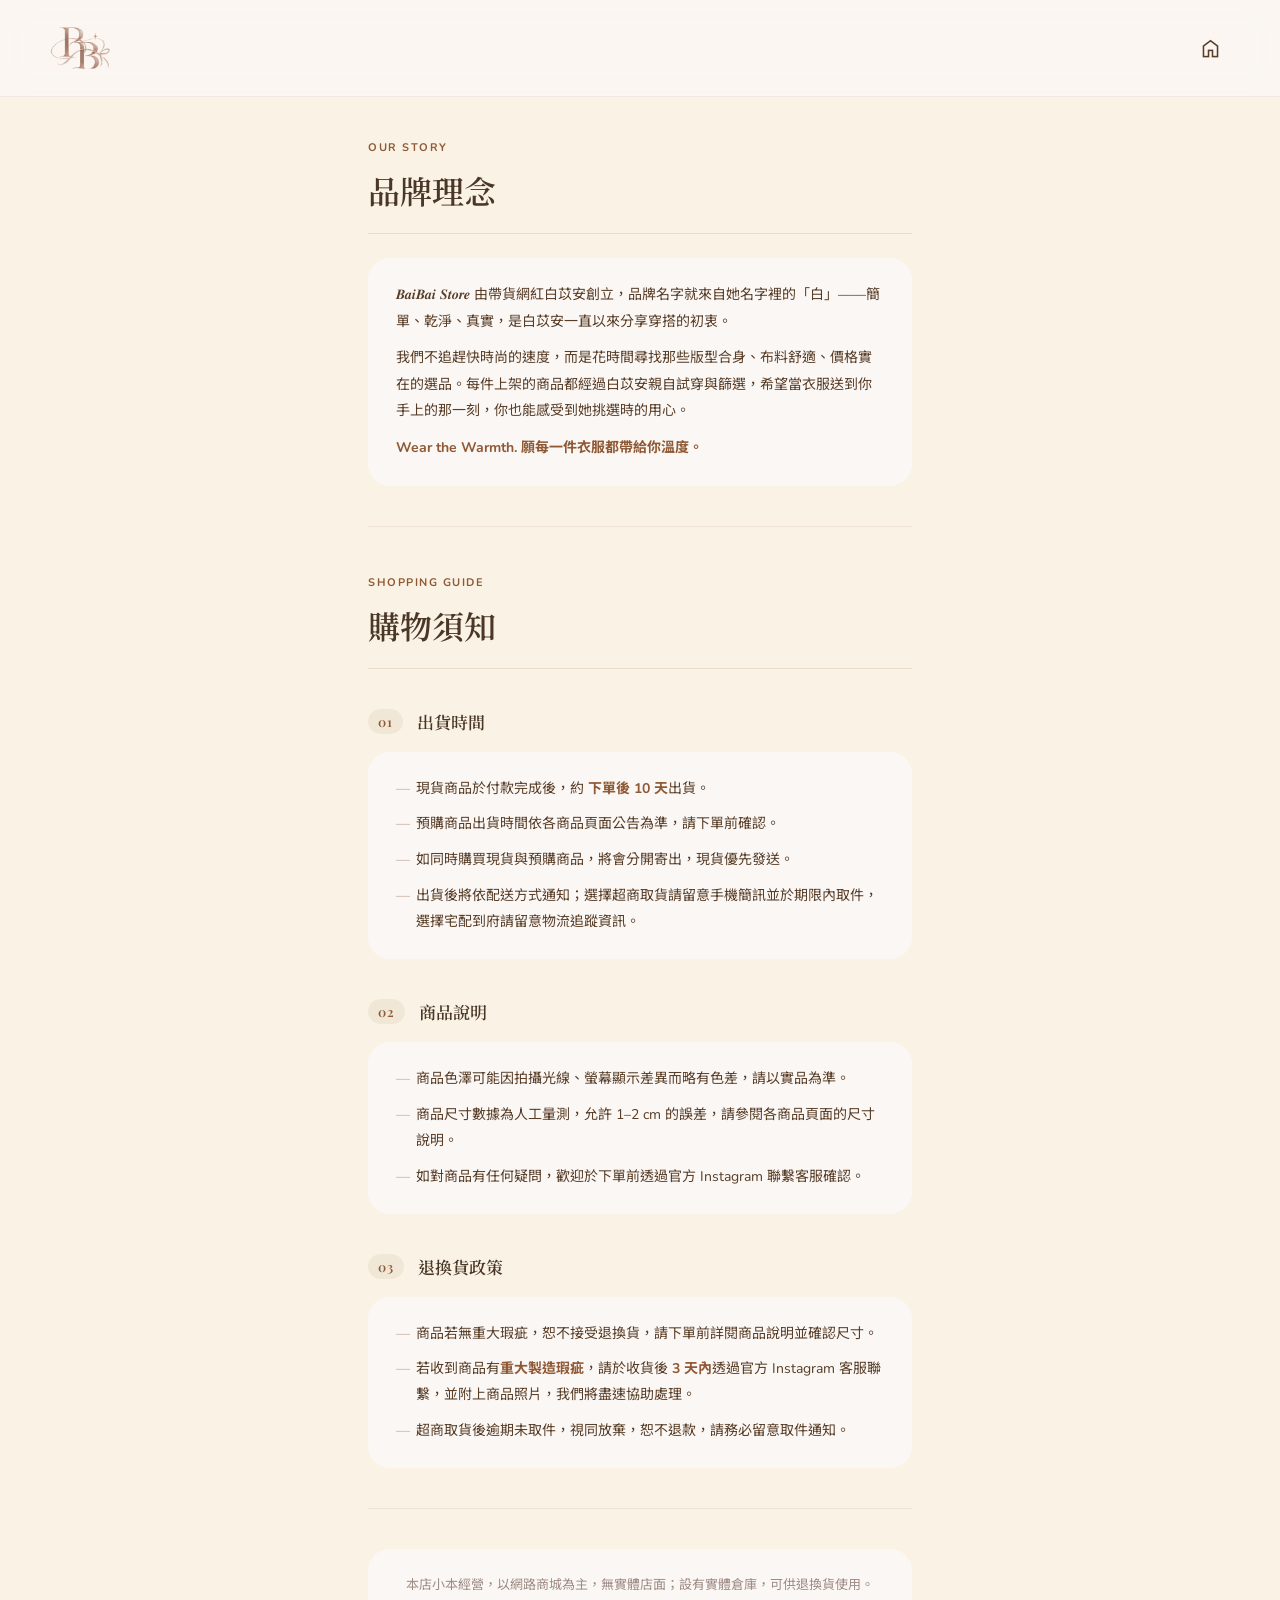
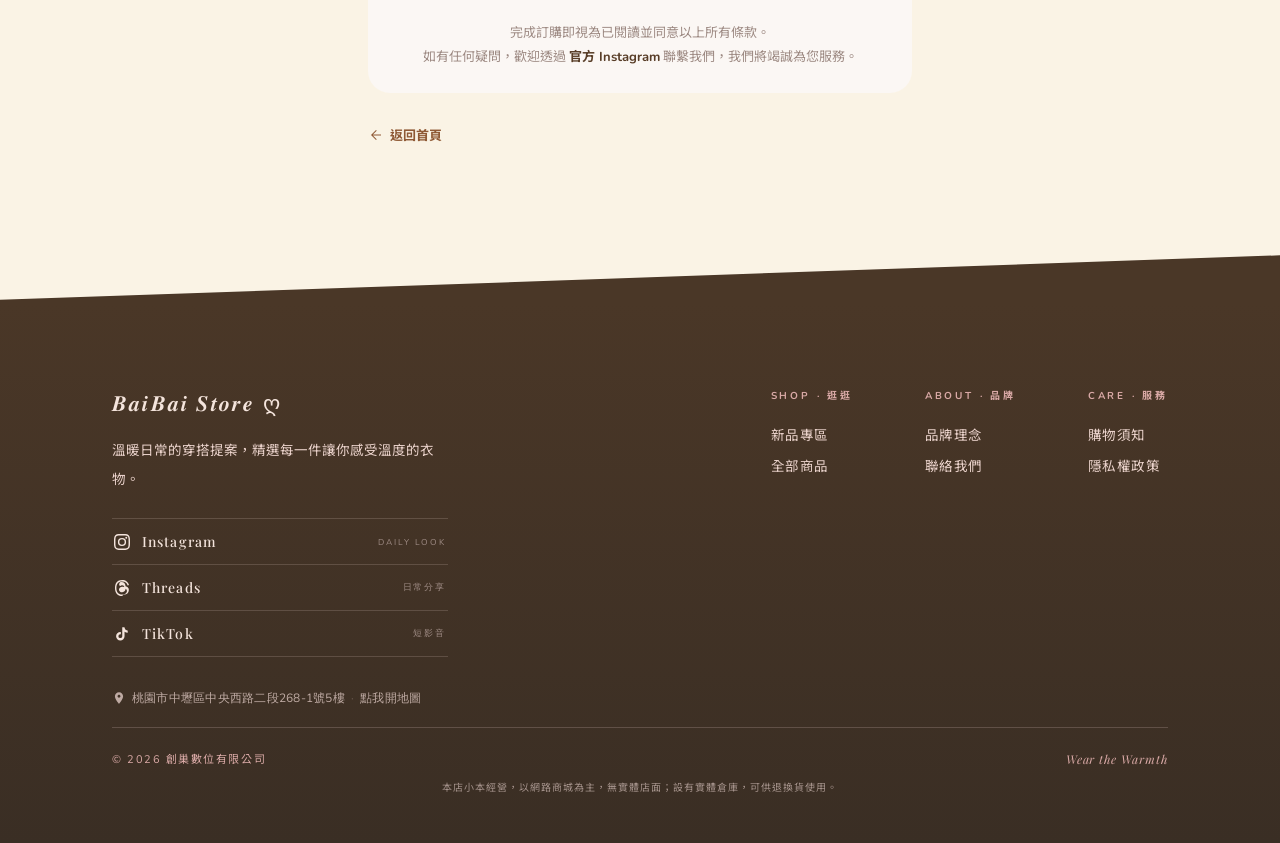
<file: notice.html>
<!DOCTYPE html>
<html lang="zh-Hant">
<head>
  <meta charset="utf-8">
  <meta name="viewport" content="width=device-width, initial-scale=1.0">
  <title>購物須知｜𝑩𝒂𝒊𝑩𝒂𝒊 𝑺𝒕𝒐𝒓𝒆 ღ</title>
  <meta name="theme-color" content="#FBF7F4">
  <link rel="icon" type="image/x-icon" href="/image/favicon.ico">
  <link rel="icon" type="image/png" sizes="32x32" href="/image/favicon-32x32.png">
  <link rel="icon" type="image/png" sizes="16x16" href="/image/favicon-16x16.png">
  <link rel="apple-touch-icon" sizes="180x180" href="/image/apple-touch-icon.png">
  <link rel="manifest" href="/image/site.webmanifest">
  <link rel="preconnect" href="https://fonts.googleapis.com">
  <link rel="preconnect" href="https://fonts.gstatic.com" crossorigin>
  <link href="https://fonts.googleapis.com/css2?family=Playfair+Display:ital,wght@0,500;0,600;1,500;1,600&family=Noto+Serif+TC:wght@500;600;700&family=Nunito:ital,wght@0,300..800;1,400..700&family=Noto+Sans+TC:wght@300;400;500;700&display=swap" rel="stylesheet">
  <link href="https://fonts.googleapis.com/css2?family=Material+Symbols+Outlined:wght,FILL@100..700,0..1&display=swap" rel="stylesheet">
  <link rel="stylesheet" href="style.css">
  <style>
    .notice-page {
      max-width: 640px;
      margin: 0 auto;
      padding: 120px 20px 100px;
    }
    @media (min-width: 768px) { .notice-page { padding: 140px 48px 120px; } }

    .notice-eyebrow {
      font-size: 11px; font-weight: 700; letter-spacing: .14em;
      color: var(--c-primary); text-transform: uppercase;
      margin-bottom: 12px; display: block;
    }
    .notice-heading {
      font-family: 'Noto Serif TC', serif;
      font-size: clamp(24px, 5vw, 32px);
      font-weight: 600; color: var(--c-ft-dark);
      margin-bottom: 40px;
      padding-bottom: 20px;
      border-bottom: 1px solid rgba(143,89,53,.15);
    }

    .notice-section { margin-bottom: 40px; }

    .notice-section-head {
      display: flex; align-items: center; gap: 14px;
      margin-bottom: 18px;
    }
    .notice-num {
      font-family: 'Playfair Display', serif;
      font-size: 13px; font-weight: 600;
      color: var(--c-primary); letter-spacing: .08em;
      background: rgba(143,89,53,.08);
      padding: 4px 10px; border-radius: var(--r-pill);
      white-space: nowrap;
    }
    .notice-section-title {
      font-family: 'Noto Serif TC', serif;
      font-size: 17px; font-weight: 600;
      color: var(--c-ft-dark);
    }

    .notice-body {
      background: var(--c-surface);
      border-radius: var(--r-card);
      padding: 24px 28px;
    }
    .notice-body p {
      font-size: 14px; line-height: 1.9;
      color: var(--c-on-surface);
      margin-bottom: 10px;
    }
    .notice-body p:last-child { margin-bottom: 0; }
    .notice-body ul {
      padding-left: 0; list-style: none;
      display: flex; flex-direction: column; gap: 10px;
    }
    .notice-body li {
      font-size: 14px; line-height: 1.85;
      color: var(--c-on-surface);
      position: relative;
      padding-left: 20px;
    }
    .notice-body li::before {
      content: '—';
      color: rgba(143,89,53,.45);
      position: absolute;
      left: 0; top: 0;
    }
    .notice-body .highlight {
      color: var(--c-primary); font-weight: 700;
    }

    .notice-divider {
      height: 1px;
      background: rgba(143,89,53,.1);
      margin: 40px 0;
    }

    .notice-footer-note {
      text-align: center;
      font-size: 13px; color: var(--c-secondary);
      line-height: 1.85;
      padding: 24px;
      background: var(--c-surface);
      border-radius: var(--r-card);
    }
    .notice-footer-note strong { color: var(--c-on-surface); }

    .notice-back {
      display: inline-flex; align-items: center; gap: 6px;
      margin-top: 32px;
      font-size: 13px; font-weight: 700;
      color: var(--c-primary); text-decoration: none;
      transition: opacity .2s;
    }
    .notice-back:hover { opacity: .7; }
  </style>
  <!-- Meta Pixel -->
  <script>
  !function(f,b,e,v,n,t,s){if(f.fbq)return;n=f.fbq=function(){n.callMethod?
  n.callMethod.apply(n,arguments):n.queue.push(arguments)};if(!f._fbq)f._fbq=n;
  n.push=n;n.loaded=!0;n.version='2.0';n.queue=[];t=b.createElement(e);t.async=!0;
  t.src=v;s=b.getElementsByTagName(e)[0];s.parentNode.insertBefore(t,s)}(window,
  document,'script','https://connect.facebook.net/en_US/fbevents.js');
  fbq('init', '1105823902186663');
  fbq('track', 'PageView');
  </script>
  <noscript><img height="1" width="1" style="display:none"
  src="https://www.facebook.com/tr?id=1105823902186663&ev=PageView&noscript=1"/></noscript>
</head>
<body>

<!-- HEADER -->
<header id="site-header">
  <nav class="header-nav">
    <a href="/" class="header-logo" aria-label="品牌首頁">
      <img src="/image/logo_mark.png" alt="BaiBai Store">
    </a>
    <div class="header-actions">
      <a href="/" class="icon-btn" aria-label="回首頁">
        <span class="material-symbols-outlined">home</span>
      </a>
    </div>
  </nav>
</header>

<main class="notice-page">

  <!-- 品牌理念 -->
  <section id="brand" style="margin-bottom:48px">
    <span class="notice-eyebrow">Our Story</span>
    <h1 class="notice-heading" style="margin-bottom:24px">品牌理念</h1>
    <div class="notice-body" style="margin-bottom:40px">
      <p>𝑩𝒂𝒊𝑩𝒂𝒊 𝑺𝒕𝒐𝒓𝒆 由帶貨網紅白苡安創立，品牌名字就來自她名字裡的「白」——簡單、乾淨、真實，是白苡安一直以來分享穿搭的初衷。</p>
      <p>我們不追趕快時尚的速度，而是花時間尋找那些版型合身、布料舒適、價格實在的選品。每件上架的商品都經過白苡安親自試穿與篩選，希望當衣服送到你手上的那一刻，你也能感受到她挑選時的用心。</p>
      <p style="color:var(--c-primary);font-weight:700">Wear the Warmth. 願每一件衣服都帶給你溫度。</p>
    </div>
    <div class="notice-divider"></div>
  </section>

  <span class="notice-eyebrow" id="guide">Shopping Guide</span>
  <h1 class="notice-heading">購物須知</h1>

  <!-- 01 出貨時間 -->
  <div class="notice-section">
    <div class="notice-section-head">
      <span class="notice-num">01</span>
      <h2 class="notice-section-title">出貨時間</h2>
    </div>
    <div class="notice-body">
      <ul>
        <li>現貨商品於付款完成後，約 <span class="highlight">下單後 10 天</span>出貨。</li>
        <li>預購商品出貨時間依各商品頁面公告為準，請下單前確認。</li>
        <li>如同時購買現貨與預購商品，將會分開寄出，現貨優先發送。</li>
        <li>出貨後將依配送方式通知；選擇超商取貨請留意手機簡訊並於期限內取件，選擇宅配到府請留意物流追蹤資訊。</li>
      </ul>
    </div>
  </div>

  <!-- 02 商品說明 -->
  <div class="notice-section">
    <div class="notice-section-head">
      <span class="notice-num">02</span>
      <h2 class="notice-section-title">商品說明</h2>
    </div>
    <div class="notice-body">
      <ul>
        <li>商品色澤可能因拍攝光線、螢幕顯示差異而略有色差，請以實品為準。</li>
        <li>商品尺寸數據為人工量測，允許 1–2 cm 的誤差，請參閱各商品頁面的尺寸說明。</li>
        <li>如對商品有任何疑問，歡迎於下單前透過官方 Instagram 聯繫客服確認。</li>
      </ul>
    </div>
  </div>

  <!-- 03 退換貨政策 -->
  <div class="notice-section">
    <div class="notice-section-head">
      <span class="notice-num">03</span>
      <h2 class="notice-section-title">退換貨政策</h2>
    </div>
    <div class="notice-body">
      <ul>
        <li>商品若無重大瑕疵，恕不接受退換貨，請下單前詳閱商品說明並確認尺寸。</li>
        <li>若收到商品有<span class="highlight">重大製造瑕疵</span>，請於收貨後 <span class="highlight">3 天內</span>透過官方 Instagram 客服聯繫，並附上商品照片，我們將盡速協助處理。</li>
        <li>超商取貨後逾期未取件，視同放棄，恕不退款，請務必留意取件通知。</li>
      </ul>
    </div>
  </div>

  <div class="notice-divider"></div>

  <div class="notice-footer-note">
    本店小本經營，以網路商城為主，無實體店面；設有實體倉庫，可供退換貨使用。<br><br>
    完成訂購即視為已閱讀並同意以上所有條款。<br>
    如有任何疑問，歡迎透過 <strong>官方 Instagram</strong> 聯繫我們，我們將竭誠為您服務。
  </div>

  <a class="notice-back" href="/">
    <span class="material-symbols-outlined" style="font-size:16px">arrow_back</span>
    返回首頁
  </a>

</main>

<!-- footer 由 script.js renderFooter() 動態插入 -->

<script src="script.js"></script>
<script>
  if (location.hash) {
    const target = document.querySelector(location.hash);
    if (target) {
      setTimeout(() => {
        const offset = (document.getElementById('site-header')?.offsetHeight || 72) + 16;
        window.scrollTo({ top: target.getBoundingClientRect().top + window.scrollY - offset, behavior: 'smooth' });
      }, 120);
    }
  }
</script>
</body>
</html>
</file>
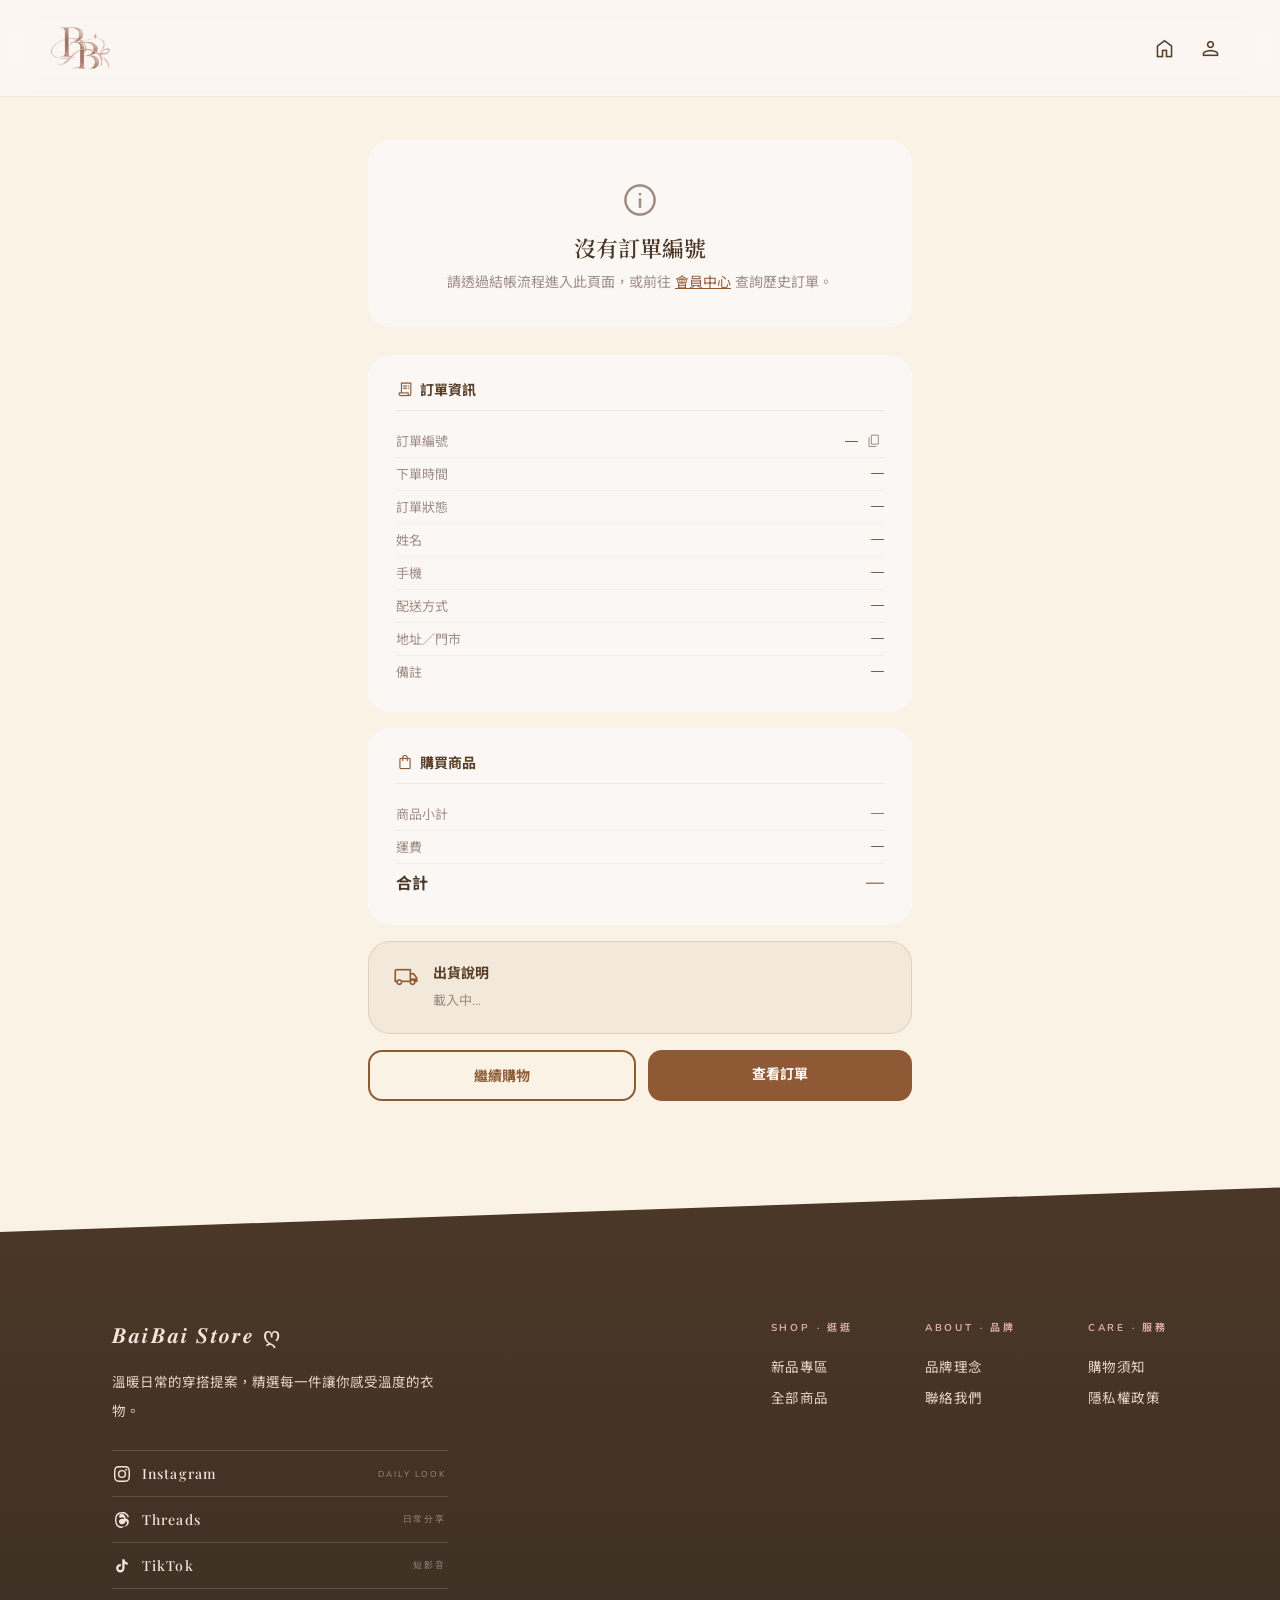
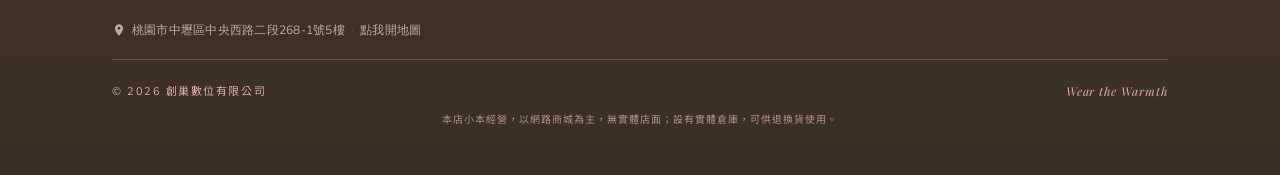
<file: order.html>
<!DOCTYPE html>
<html lang="zh-Hant">
<head>
  <meta charset="utf-8">
  <meta name="viewport" content="width=device-width, initial-scale=1.0">
  <title>訂單確認｜𝑩𝒂𝒊𝑩𝒂𝒊 𝑺𝒕𝒐𝒓𝒆 ღ</title>
  <meta name="theme-color" content="#FBF7F4">
  <link rel="icon" type="image/x-icon" href="/image/favicon.ico">
  <link rel="icon" type="image/png" sizes="32x32" href="/image/favicon-32x32.png">
  <link rel="icon" type="image/png" sizes="16x16" href="/image/favicon-16x16.png">
  <link rel="apple-touch-icon" sizes="180x180" href="/image/apple-touch-icon.png">
  <link rel="manifest" href="/image/site.webmanifest">
  <link rel="preconnect" href="https://fonts.googleapis.com">
  <link rel="preconnect" href="https://fonts.gstatic.com" crossorigin>
  <link href="https://fonts.googleapis.com/css2?family=Playfair+Display:ital,wght@0,500;0,600;1,500;1,600&family=Noto+Serif+TC:wght@500;600;700&family=Nunito:ital,wght@0,300..800;1,400..700&family=Noto+Sans+TC:wght@300;400;500;700&display=swap" rel="stylesheet">
  <link href="https://fonts.googleapis.com/css2?family=Material+Symbols+Outlined:wght,FILL@100..700,0..1&display=swap" rel="stylesheet">
  <link rel="stylesheet" href="style.css">
  <style>
    .order-page {
      max-width: 640px;
      margin: 0 auto;
      padding: 120px 20px 80px;
    }
    @media (min-width: 768px) { .order-page { padding: 140px 48px 100px; } }

    /* ── Success banner ── */
    .success-banner {
      text-align: center;
      padding: 40px 20px 32px;
      background: var(--c-surface);
      border-radius: var(--r-card);
      margin-bottom: 28px;
    }
    .success-icon {
      font-size: 56px;
      color: #27ae60;
      display: block;
      margin-bottom: 12px;
    }
    .success-title {
      font-family: 'Noto Serif TC', serif;
      font-size: 22px; font-weight: 600;
      color: var(--c-ft-dark);
      margin-bottom: 8px;
    }
    .success-sub { font-size: 14px; color: var(--c-secondary); line-height: 1.7; }

    /* ── Card shared ── */
    .info-card {
      background: var(--c-surface);
      border-radius: var(--r-card);
      padding: 24px 28px;
      margin-bottom: 16px;
    }
    .card-title {
      font-weight: 700; font-size: 14px;
      color: var(--c-on-surface);
      margin-bottom: 14px;
      padding-bottom: 10px;
      border-bottom: 1px solid rgba(143,89,53,.1);
      display: flex; align-items: center; gap: 6px;
    }
    .card-title .material-symbols-outlined { font-size: 18px; color: var(--c-primary); }

    /* ── Order meta ── */
    .meta-row {
      display: flex; justify-content: space-between;
      font-size: 13px; padding: 6px 0;
      border-bottom: 1px solid rgba(143,89,53,.06);
    }
    .meta-row:last-child { border-bottom: none; }
    .meta-label { color: var(--c-secondary); }
    .meta-val { font-weight: 600; color: var(--c-on-surface); }
    .meta-val.price { color: var(--c-primary); }
    .status-pill {
      display: inline-block;
      padding: 2px 10px;
      border-radius: var(--r-pill);
      font-size: 12px; font-weight: 700;
    }
    .status-pending  { background: rgba(230,126,34,.15); color: #c0772a; }
    .status-paid     { background: rgba(39,174,96,.15);  color: #1e8449; }
    .status-shipped  { background: rgba(41,128,185,.15); color: #1a5e8a; }
    .status-done     { background: rgba(39,174,96,.15);  color: #1e8449; }
    .status-cancelled{ background: rgba(192,57,43,.15);  color: #922b21; }

    /* ── Items list ── */
    .item-row {
      display: flex; align-items: center; gap: 12px;
      padding: 10px 0;
      border-bottom: 1px solid rgba(143,89,53,.06);
    }
    .item-row:last-child { border-bottom: none; }
    .item-thumb {
      width: 56px; height: 70px;
      border-radius: 10px; object-fit: cover;
      background: var(--c-body); flex-shrink: 0;
    }
    .item-info { flex: 1; min-width: 0; }
    .item-name { font-size: 13px; font-weight: 600; }
    .item-meta { font-size: 12px; color: var(--c-secondary); margin-top: 2px; }
    .item-price { font-size: 14px; font-weight: 700; color: var(--c-primary); white-space: nowrap; }

    /* ── Shipping notice ── */
    .notice-card {
      background: rgba(143,89,53,.06);
      border: 1.5px solid rgba(143,89,53,.18);
      border-radius: var(--r-card);
      padding: 20px 24px;
      margin-bottom: 16px;
      display: flex; gap: 14px; align-items: flex-start;
    }
    .notice-card .material-symbols-outlined { color: var(--c-primary); font-size: 26px; flex-shrink: 0; margin-top: 2px; }
    .notice-card-body h4 { font-size: 14px; font-weight: 700; color: var(--c-on-surface); margin-bottom: 6px; }
    .notice-card-body p  { font-size: 13px; color: var(--c-secondary); line-height: 1.9; }

    /* ── CTA buttons ── */
    .cta-row { display: flex; gap: 12px; margin-top: 8px; }
    .cta-btn {
      flex: 1;
      padding: 13px;
      border-radius: var(--r-btn);
      font-size: 14px; font-weight: 700;
      text-align: center; text-decoration: none;
      cursor: pointer; border: none;
      transition: opacity .2s;
    }
    .cta-btn:hover { opacity: .85; }
    .cta-primary { background: var(--c-primary); color: #fff; }
    .cta-outline  { background: transparent; color: var(--c-primary); border: 2px solid var(--c-primary); }
  </style>
  <!-- Meta Pixel -->
  <script>
  !function(f,b,e,v,n,t,s){if(f.fbq)return;n=f.fbq=function(){n.callMethod?
  n.callMethod.apply(n,arguments):n.queue.push(arguments)};if(!f._fbq)f._fbq=n;
  n.push=n;n.loaded=!0;n.version='2.0';n.queue=[];t=b.createElement(e);t.async=!0;
  t.src=v;s=b.getElementsByTagName(e)[0];s.parentNode.insertBefore(t,s)}(window,
  document,'script','https://connect.facebook.net/en_US/fbevents.js');
  fbq('init', '1105823902186663');
  fbq('track', 'PageView');
  </script>
  <noscript><img height="1" width="1" style="display:none"
  src="https://www.facebook.com/tr?id=1105823902186663&ev=PageView&noscript=1"/></noscript>
</head>
<body>

<!-- HEADER -->
<header id="site-header">
  <nav class="header-nav">
    <a href="/" class="header-logo" aria-label="品牌首頁">
      <img src="/image/logo_mark.png" alt="BaiBai Store">
    </a>
    <div class="header-actions">
      <a href="/" class="icon-btn" aria-label="回首頁">
        <span class="material-symbols-outlined">home</span>
      </a>
      <a href="/account.html" class="icon-btn" aria-label="會員中心">
        <span class="material-symbols-outlined">person</span>
      </a>
    </div>
  </nav>
</header>

<main class="order-page">

  <!-- 成功提示 -->
  <div class="success-banner">
    <span class="material-symbols-outlined success-icon">check_circle</span>
    <h1 class="success-title">訂單已建立！</h1>
    <p class="success-sub">感謝您的訂購！本商品為預購商品，預計下單後約 10 天安排出貨。<br>如有疑問請透過 IG 私訊客服。</p>
  </div>

  <!-- 訂單資訊 -->
  <div class="info-card">
    <p class="card-title"><span class="material-symbols-outlined">receipt_long</span>訂單資訊</p>
    <div class="meta-row">
      <span class="meta-label">訂單編號</span>
      <span class="meta-val" style="display:flex;align-items:center;gap:6px">
        <span id="m-no">—</span>
        <button id="btn-copy-no" onclick="copyOrderNo()" title="複製訂單編號"
          style="background:none;border:none;cursor:pointer;padding:2px;display:flex;align-items:center;color:var(--c-secondary);transition:color .2s"
          onmouseover="this.style.color='var(--c-primary)'" onmouseout="this.style.color='var(--c-secondary)'">
          <span class="material-symbols-outlined" style="font-size:16px">content_copy</span>
        </button>
      </span>
    </div>
    <div class="meta-row"><span class="meta-label">下單時間</span><span class="meta-val" id="m-created">—</span></div>
    <div class="meta-row"><span class="meta-label">訂單狀態</span><span class="meta-val" id="m-status">—</span></div>
    <div class="meta-row"><span class="meta-label">姓名</span><span class="meta-val" id="m-name">—</span></div>
    <div class="meta-row"><span class="meta-label">手機</span><span class="meta-val" id="m-phone">—</span></div>
    <div class="meta-row"><span class="meta-label">配送方式</span><span class="meta-val" id="m-shipping-method">—</span></div>
    <div class="meta-row"><span class="meta-label">地址／門市</span><span class="meta-val" id="m-address">—</span></div>
    <div class="meta-row"><span class="meta-label">備註</span><span class="meta-val" id="m-note">—</span></div>
  </div>

  <!-- 商品明細 -->
  <div class="info-card">
    <p class="card-title"><span class="material-symbols-outlined">shopping_bag</span>購買商品</p>
    <div id="order-items"></div>
    <div class="meta-row" style="margin-top:10px"><span class="meta-label">商品小計</span><span class="meta-val price" id="m-subtotal">—</span></div>
    <div class="meta-row"><span class="meta-label">運費</span><span class="meta-val" id="m-shipping">—</span></div>
    <div class="meta-row" style="font-size:16px"><span class="meta-label" style="font-weight:700;color:var(--c-ft-dark)">合計</span><span class="meta-val price" id="m-total" style="font-size:18px">—</span></div>
  </div>

  <!-- 出貨說明 -->
  <div class="notice-card" id="shipping-notice">
    <span class="material-symbols-outlined" id="notice-icon">local_shipping</span>
    <div class="notice-card-body">
      <h4 id="notice-title">出貨說明</h4>
      <p id="notice-body">載入中…</p>
    </div>
  </div>

  <!-- 操作按鈕 -->
  <div class="cta-row">
    <a class="cta-btn cta-outline" href="index.html#shop">繼續購物</a>
    <a class="cta-btn cta-primary" id="btn-view-order" href="account.html">查看訂單</a>
  </div>

</main>

<!-- footer 由 script.js renderFooter() 動態插入 -->

<script src="script.js"></script>
<script>
  const API = 'https://brand-api.crazyfunlife8.workers.dev';

  const STATUS_LABEL = {
    pending:   '待付款',
    paid:      '已付款',
    shipped:   '已出貨',
    done:      '已完成',
    cancelled: '已取消',
  };

  let payType   = ''; // credit | barcode | code | virtual
  let pinCode   = ''; // 超商代碼繳費代碼
  let limitDate = ''; // 繳費期限
  let accountNo = ''; // 虛擬帳戶帳號
  let bankInfo  = ''; // 虛擬帳戶銀行資訊

  async function loadOrder() {
    const qp       = new URLSearchParams(location.search);
    const no       = qp.get('no') || qp.get('e_orderno');
    const result   = qp.get('result');   // '1'=成功/取號成功 '0'=失敗
    const sendType    = qp.get('Send_Type'); // '0'=信用卡 '2'=條碼 '4'=虛擬帳戶 '6'=代碼
    pinCode   = qp.get('PinCode')      || '';
    limitDate = qp.get('LimitDate')    || '';
    const ePayAccount = qp.get('e_payaccount') || '';
    if (ePayAccount) {
      const lastDash = ePayAccount.lastIndexOf('-');
      accountNo = ePayAccount.slice(lastDash + 1).trim();
      bankInfo  = ePayAccount.slice(0, lastDash).trim().replace(/\s*-\s*$/, '');
    }

    // 優先用 Gomypay 回傳的 Send_Type，fallback localStorage（舊訂單相容）
    if (sendType === '6') {
      payType = 'code';
    } else if (sendType === '2') {
      payType = 'barcode';
    } else if (sendType === '0') {
      payType = 'credit';
    } else if (sendType === '4') {
      payType = 'virtual';
    } else {
      const lsNo = localStorage.getItem('ember_pending_no');
      payType = (lsNo === no ? localStorage.getItem('ember_pending_pt') : '') || '';
    }
    localStorage.removeItem('ember_pending_no');
    localStorage.removeItem('ember_pending_pt');

    // 付款成功時，立即將付款資訊存回 DB（使用者關閉頁面後仍可查閱）
    if (result === '1' && no && (pinCode || ePayAccount || limitDate)) {
      fetch(`${API}/api/orders/${no}/payment-info`, {
        method: 'PATCH',
        headers: { 'Content-Type': 'application/json' },
        body: JSON.stringify({ pin_code: pinCode, pay_account: ePayAccount, limit_date: limitDate }),
      }).catch(() => {});
    }

    const banner = document.querySelector('.success-banner');

    if (!no) {
      banner.innerHTML =
        '<span class="material-symbols-outlined" style="font-size:40px;color:var(--c-secondary)">info</span>' +
        '<p class="success-title" style="margin-top:12px">沒有訂單編號</p>' +
        '<p class="success-sub">請透過結帳流程進入此頁面，或前往 <a href="account.html" style="color:var(--c-primary)">會員中心</a> 查詢歷史訂單。</p>';
      return;
    }

    if (result === '0') {
      banner.innerHTML =
        '<span class="material-symbols-outlined" style="font-size:56px;color:#e74c3c">cancel</span>' +
        '<h1 class="success-title" style="color:#c0392b">付款未完成</h1>' +
        '<p class="success-sub">您的付款未成功，訂單仍保留。<br>請重新付款或透過 IG 私訊客服。</p>';
    } else if (result === '1' && payType === 'code') {
      const pinHtml = pinCode
        ? `<p class="success-sub" style="margin-top:10px">繳費代碼：<strong style="font-size:22px;letter-spacing:.12em;color:var(--c-primary)">${pinCode}</strong></p>`
        : '';
      banner.innerHTML =
        '<span class="material-symbols-outlined success-icon" style="color:#e67e22">pin</span>' +
        '<h1 class="success-title">訂單已建立，請前往超商繳費</h1>' +
        '<p class="success-sub">請持以下代碼至 <strong>7-ELEVEN ibon 機台</strong> 選擇「繳費」輸入代碼完成付款。代碼有效期限為 3 小時，繳費後預計下單後約 10 天安排出貨。</p>' +
        pinHtml +
        '<p id="code-timer" style="margin-top:10px;font-size:13px;font-weight:600;color:var(--c-secondary)">計算剩餘時間…</p>';
    } else if (result === '1' && payType === 'barcode') {
      const dateHtml = limitDate
        ? `（期限：${limitDate.slice(0,4)}/${limitDate.slice(4,6)}/${limitDate.slice(6,8)}）`
        : '（條碼限當日有效）';
      banner.innerHTML =
        '<span class="material-symbols-outlined success-icon" style="color:#e67e22">barcode_scanner</span>' +
        '<h1 class="success-title">訂單已建立，請前往超商繳費</h1>' +
        `<p class="success-sub">繳費條碼已取得，請盡快前往 <strong>7-ELEVEN</strong> 掃碼繳費 <strong>${dateHtml}</strong>。<br>繳費確認後預計下單後約 10 天安排出貨，如有疑問請透過 IG 私訊客服。</p>`;
    } else if (result === '1' && payType === 'webatm') {
      banner.innerHTML =
        '<span class="material-symbols-outlined success-icon">check_circle</span>' +
        '<h1 class="success-title">付款成功！</h1>' +
        '<p class="success-sub">網路 ATM 扣款成功，訂單已確認！本商品為預購商品，預計下單後約 10 天安排出貨。<br>如有疑問請透過 IG 私訊客服。</p>';
    } else if (result === '1' && payType === 'virtual') {
      const acctHtml = accountNo
        ? `<p class="success-sub" style="margin-top:10px">${bankInfo ? `${bankInfo}<br>` : ''}匯款帳號：<strong style="font-size:20px;letter-spacing:.1em;color:var(--c-primary)">${accountNo}</strong></p>`
        : '';
      const dateStr = limitDate || '3 天內';
      banner.innerHTML =
        '<span class="material-symbols-outlined success-icon" style="color:#2980b9">account_balance</span>' +
        '<h1 class="success-title">訂單已建立，請完成匯款</h1>' +
        `<p class="success-sub">請於 <strong>${dateStr}</strong> 前，將訂單金額匯入以下虛擬帳號。</p>` +
        acctHtml +
        '<p id="virtual-timer" style="margin-top:10px;font-size:13px;font-weight:600;color:var(--c-secondary)">計算剩餘時間…</p>';
    } else {
      // 信用卡付款成功，或直接以 no= 進入此頁
      if (result === '1') {
        document.querySelector('.success-title').textContent = '付款成功！';
        document.querySelector('.success-sub').innerHTML =
          '感謝您的付款，訂單已確認！本商品為預購商品，預計下單後約 10 天安排出貨。<br>如有疑問請透過 IG 私訊客服。';
      }
    }

    try {
      const res  = await fetch(`${API}/api/orders/${no}`);
      const data = await res.json();
      if (!data.ok) throw new Error('訂單不存在');
      renderOrder(data.order);
      if (result === '1' && typeof fbq !== 'undefined') {
        const key = 'fbq_pur_' + no;
        if (!sessionStorage.getItem(key)) {
          sessionStorage.setItem(key, '1');
          fbq('track', 'Purchase', {
            content_ids: data.order.items.map(i => String(i.id)),
            content_type: 'product',
            num_items: data.order.items.reduce((n, i) => n + i.qty, 0),
            value: data.order.total,
            currency: 'TWD',
          }, { eventID: 'order_' + no });
        }
      }
    } catch {
      banner.innerHTML =
        '<span class="material-symbols-outlined" style="font-size:40px;color:var(--c-secondary)">error</span>' +
        '<p style="margin-top:12px;color:var(--c-secondary)">無法載入訂單，請檢查連結是否正確。</p>';
    }
  }

  let codeTimer    = null;
  let virtualTimer = null;

  function renderOrder(o) {
    document.title = `訂單 ${o.order_no}｜𝑩𝒂𝒊𝑩𝒂𝒊 𝑺𝒕𝒐𝒓𝒆 ღ`;

    // 非 Gomypay 跳轉（從 account 頁進入），依訂單狀態顯示 banner
    const qpCheck = new URLSearchParams(location.search);
    if (!qpCheck.get('result')) {
      // 從 DB 補回付款資訊（使用者之前關頁後再次開啟）
      if (!payType && o.payment_method) payType = o.payment_method;
      if (!pinCode && o.pin_code) pinCode = o.pin_code;
      if (!accountNo && o.pay_account) {
        const lastDash = o.pay_account.lastIndexOf('-');
        accountNo = o.pay_account.slice(lastDash + 1).trim();
        bankInfo  = o.pay_account.slice(0, lastDash).trim().replace(/\s*-\s*$/, '');
      }
      if (!limitDate && o.limit_date) limitDate = o.limit_date;

      const bannerEl = document.querySelector('.success-banner');
      const bannerCfg = {
        pending:   { icon: 'schedule',       color: '#e67e22', title: '待付款',   sub: '訂單已建立，尚未完成付款。如有疑問請透過 IG 私訊客服。' },
        paid:      { icon: 'check_circle',   color: '#27ae60', title: '付款完成', sub: '款項已確認，本商品為預購商品，預計下單後約 10 天安排出貨。' },
        shipped:   { icon: 'local_shipping', color: '#2980b9', title: '已出貨',   sub: '商品已寄出，請留意物流通知。如有疑問請透過 IG 私訊客服。' },
        done:      { icon: 'done_all',       color: '#27ae60', title: '訂單完成', sub: '感謝您的購買，期待您再次光臨！' },
        cancelled: { icon: 'cancel',         color: '#c0392b', title: '訂單已取消', sub: '此訂單已取消。如有疑問請透過 IG 私訊客服。' },
      };
      const cfg = bannerCfg[o.status] || bannerCfg.pending;

      // 待付款且有儲存付款資訊 → 一起顯示在 banner
      let payInfoHtml = '';
      if (o.status === 'pending' && payType === 'code' && pinCode) {
        payInfoHtml =
          `<br><br>繳費代碼：<strong style="font-size:20px;letter-spacing:.12em;color:var(--c-primary)">${pinCode}</strong>` +
          `<br><span style="font-size:12px;color:#e67e22">請至 7-ELEVEN ibon 機台輸入代碼完成繳費（3 小時內有效）</span>`;
      } else if (o.status === 'pending' && payType === 'virtual' && accountNo) {
        payInfoHtml =
          `<br><br>${bankInfo ? `${bankInfo}<br>` : ''}匯款帳號：<strong style="font-size:20px;letter-spacing:.1em;color:var(--c-primary)">${accountNo}</strong>` +
          (limitDate ? `<br><span style="font-size:12px;color:#2980b9">匯款期限：${limitDate}</span>` : '');
      }

      bannerEl.innerHTML =
        `<span class="material-symbols-outlined success-icon" style="color:${cfg.color}">${cfg.icon}</span>` +
        `<h1 class="success-title">${cfg.title}</h1>` +
        `<p class="success-sub">${cfg.sub}${payInfoHtml}</p>`;
    }

    const statusClass = `status-${o.status}`;
    if (o.created_at) {
      const d = new Date(o.created_at.replace(' ', 'T') + 'Z');
      document.getElementById('m-created').textContent =
        d.toLocaleString('zh-TW', { timeZone: 'Asia/Taipei', year: 'numeric', month: '2-digit', day: '2-digit', hour: '2-digit', minute: '2-digit', second: '2-digit', hour12: false });
    }
    document.getElementById('m-no').textContent      = o.order_no;
    document.getElementById('m-status').innerHTML    =
      `<span class="status-pill ${statusClass}">${STATUS_LABEL[o.status] || o.status}</span>`;
    document.getElementById('m-name').textContent    = o.name;
    document.getElementById('m-phone').textContent   = o.phone;
    document.getElementById('m-address').textContent = o.address;
    document.getElementById('m-note').textContent    = o.note || '（無）';
    document.getElementById('m-subtotal').textContent  = `NT$${o.subtotal.toLocaleString()}`;
    document.getElementById('m-shipping').textContent  = o.shipping_fee === 0 ? '免運' : `NT$${o.shipping_fee}`;
    document.getElementById('m-total').textContent     = `NT$${o.total.toLocaleString()}`;

    const isCvs = (o.shipping_method || 'cvs') !== 'home';
    document.getElementById('m-shipping-method').textContent = isCvs ? '超商交貨便' : '黑貓宅配';

    // 說明卡依付款方式顯示不同內容
    if (payType === 'code') {
      const pinDisplay = pinCode ? `代碼：<strong style="font-size:16px;letter-spacing:.08em">${pinCode}</strong>，` : '';
      document.getElementById('notice-icon').textContent  = 'pin';
      document.getElementById('notice-title').textContent = '超商代碼繳費說明';
      document.getElementById('notice-body').innerHTML =
        `${pinDisplay}請前往 <strong>7-ELEVEN ibon 機台</strong> 選擇「代碼繳費」輸入代碼完成付款。<br>
         代碼有效期限為取得後 <strong>3 小時</strong>，請盡快完成繳費。<br>
         本商品為預購商品，繳費確認後預計 <strong>下單後約 10 天</strong>安排出貨，如有疑問請透過 IG 私訊客服。`;

      // 倒數計時器（僅限從 Gomypay 跳轉後的頁面，帳號頁進入時元素不存在故跳過）
      if (o.created_at) {
        const expiresAt = new Date(o.created_at.replace(' ', 'T') + 'Z').getTime() + 3 * 60 * 60 * 1000;
        const timerEl   = document.getElementById('code-timer');
        if (timerEl) {
          const noticeEl  = document.getElementById('shipping-notice');
          const bannerEl  = document.querySelector('.success-banner');

          const tick = () => {
            const remaining = expiresAt - Date.now();
            if (remaining <= 0) {
              clearInterval(codeTimer);
              bannerEl.innerHTML =
                '<span class="material-symbols-outlined" style="font-size:56px;color:#aaa">timer_off</span>' +
                '<h1 class="success-title" style="color:var(--c-secondary)">繳費代碼已失效</h1>' +
                '<p class="success-sub">此代碼已超過 3 小時有效期限。<br>如需購買請重新下單，或透過 IG 私訊客服。</p>' +
                '<a href="/index.html#shop" style="display:inline-block;margin-top:16px;padding:12px 32px;background:var(--c-primary);color:#fff;border-radius:var(--r-btn);font-size:14px;font-weight:700;text-decoration:none">重新下單</a>';
              noticeEl.style.display = 'none';
              return;
            }
            const h = Math.floor(remaining / 3600000);
            const m = Math.floor((remaining % 3600000) / 60000);
            const s = Math.floor((remaining % 60000) / 1000);
            const urgent = remaining < 30 * 60 * 1000;
            timerEl.textContent = `繳費期限剩餘：${h}:${String(m).padStart(2,'0')}:${String(s).padStart(2,'0')}`;
            timerEl.style.color = urgent ? '#e74c3c' : 'var(--c-secondary)';
          };
          tick();
          clearInterval(codeTimer);
          codeTimer = setInterval(tick, 1000);
        }
      }
    } else if (payType === 'barcode') {
      document.getElementById('notice-icon').textContent  = 'barcode_scanner';
      document.getElementById('notice-title').textContent = '超商條碼繳費說明';
      document.getElementById('notice-body').innerHTML =
        `請前往 <strong>7-ELEVEN</strong> 讓店員掃描繳費條碼完成付款。<br>
         <strong>條碼限當日有效</strong>，請盡快完成繳費。<br>
         本商品為預購商品，繳費確認後預計 <strong>下單後約 10 天</strong>安排出貨，如有疑問請透過 IG 私訊客服。`;
    } else if (payType === 'virtual') {
      document.getElementById('notice-icon').textContent  = 'account_balance';
      document.getElementById('notice-title').textContent = '虛擬帳戶匯款說明';
      const acctNote = accountNo ? `帳號：<strong>${accountNo}</strong><br>` : '';
      document.getElementById('notice-body').innerHTML =
        `${acctNote}請至 ATM 或網路銀行匯款，<strong>金額須與訂單完全相符，請勿多付或少付</strong>。<br>
         本商品為預購商品，匯款確認後預計 <strong>下單後約 10 天</strong>安排出貨，如有疑問請透過 IG 私訊客服。`;

      // 倒數計時：到 LimitDate 當天 23:59:59（台灣時間 UTC+8）
      const timerEl  = document.getElementById('virtual-timer');
      const bannerEl = document.querySelector('.success-banner');
      const noticeEl = document.getElementById('shipping-notice');
      if (timerEl && limitDate) {
        const parts = limitDate.split(/[\/\-]/);
        const expiresAt = new Date(`${parts[0]}-${parts[1]}-${parts[2]}T23:59:59+08:00`).getTime();
        const tickV = () => {
          const remaining = expiresAt - Date.now();
          if (remaining <= 0) {
            clearInterval(virtualTimer);
            bannerEl.innerHTML =
              '<span class="material-symbols-outlined" style="font-size:56px;color:#aaa">timer_off</span>' +
              '<h1 class="success-title" style="color:var(--c-secondary)">匯款期限已過</h1>' +
              '<p class="success-sub">此虛擬帳號已超過有效期限，如需購買請重新下單。</p>' +
              '<a href="/index.html#shop" style="display:inline-block;margin-top:16px;padding:12px 32px;background:var(--c-primary);color:#fff;border-radius:var(--r-btn);font-size:14px;font-weight:700;text-decoration:none">重新下單</a>';
            noticeEl.style.display = 'none';
            return;
          }
          const totalH = Math.floor(remaining / 3600000);
          const d = Math.floor(totalH / 24);
          const h = totalH % 24;
          const m = Math.floor((remaining % 3600000) / 60000);
          const s = Math.floor((remaining % 60000) / 1000);
          const urgent = remaining < 3 * 3600000; // 剩不到 3 小時變紅
          timerEl.textContent = d > 0
            ? `匯款期限剩餘：${d} 天 ${h} 小時 ${String(m).padStart(2,'0')} 分`
            : `匯款期限剩餘：${h}:${String(m).padStart(2,'0')}:${String(s).padStart(2,'0')}`;
          timerEl.style.color = urgent ? '#e74c3c' : 'var(--c-secondary)';
        };
        tickV();
        clearInterval(virtualTimer);
        virtualTimer = setInterval(tickV, 1000);
      }
    } else {
      document.getElementById('notice-icon').textContent  = isCvs ? 'storefront' : 'local_shipping';
      document.getElementById('notice-title').textContent = isCvs ? '超商取貨說明' : '宅配到府說明';
      document.getElementById('notice-body').innerHTML = isCvs
        ? `本商品為預購商品，預計 <strong>下單後約 10 天</strong>寄出，請留意手機簡訊取件通知。<br>
           如有疑問請透過 IG 私訊客服。`
        : `本商品為預購商品，預計 <strong>下單後約 10 天</strong>安排出貨，宅配人員送達時現場簽收。<br>
           出貨後將提供貨運追蹤資訊，請留意手機通知。<br>
           如有疑問請透過 IG 私訊客服。`;
    }

    // 商品列表
    const el = document.getElementById('order-items');
    o.items.forEach(item => {
      const imgSrc = item.image
        ? (item.image.startsWith('http') ? item.image : `${API}/images/${item.image}`)
        : '/placeholder.jpg';
      el.innerHTML += `
        <div class="item-row">
          <img class="item-thumb" src="${imgSrc}" alt="${item.name}">
          <div class="item-info">
            <p class="item-name">${item.name}</p>
            <p class="item-meta">${[item.color, item.size].filter(Boolean).join(' / ')} × ${item.qty}</p>
          </div>
          <span class="item-price">NT$${(item.price * item.qty).toLocaleString()}</span>
        </div>`;
    });
  }

  function copyOrderNo() {
    const no = document.getElementById('m-no').textContent;
    if (!no || no === '—') return;
    navigator.clipboard.writeText(no).then(() => {
      const btn = document.getElementById('btn-copy-no');
      const icon = btn.querySelector('.material-symbols-outlined');
      icon.textContent = 'check';
      btn.style.color = '#27ae60';
      setTimeout(() => {
        icon.textContent = 'content_copy';
        btn.style.color = 'var(--c-secondary)';
      }, 1800);
    });
  }

  loadOrder();

  const _qp = new URLSearchParams(location.search);
  const _no = _qp.get('no') || _qp.get('e_orderno');
  if (_no) document.getElementById('btn-view-order').href = `account.html?no=${_no}`;
</script>
</body>
</html>
</file>
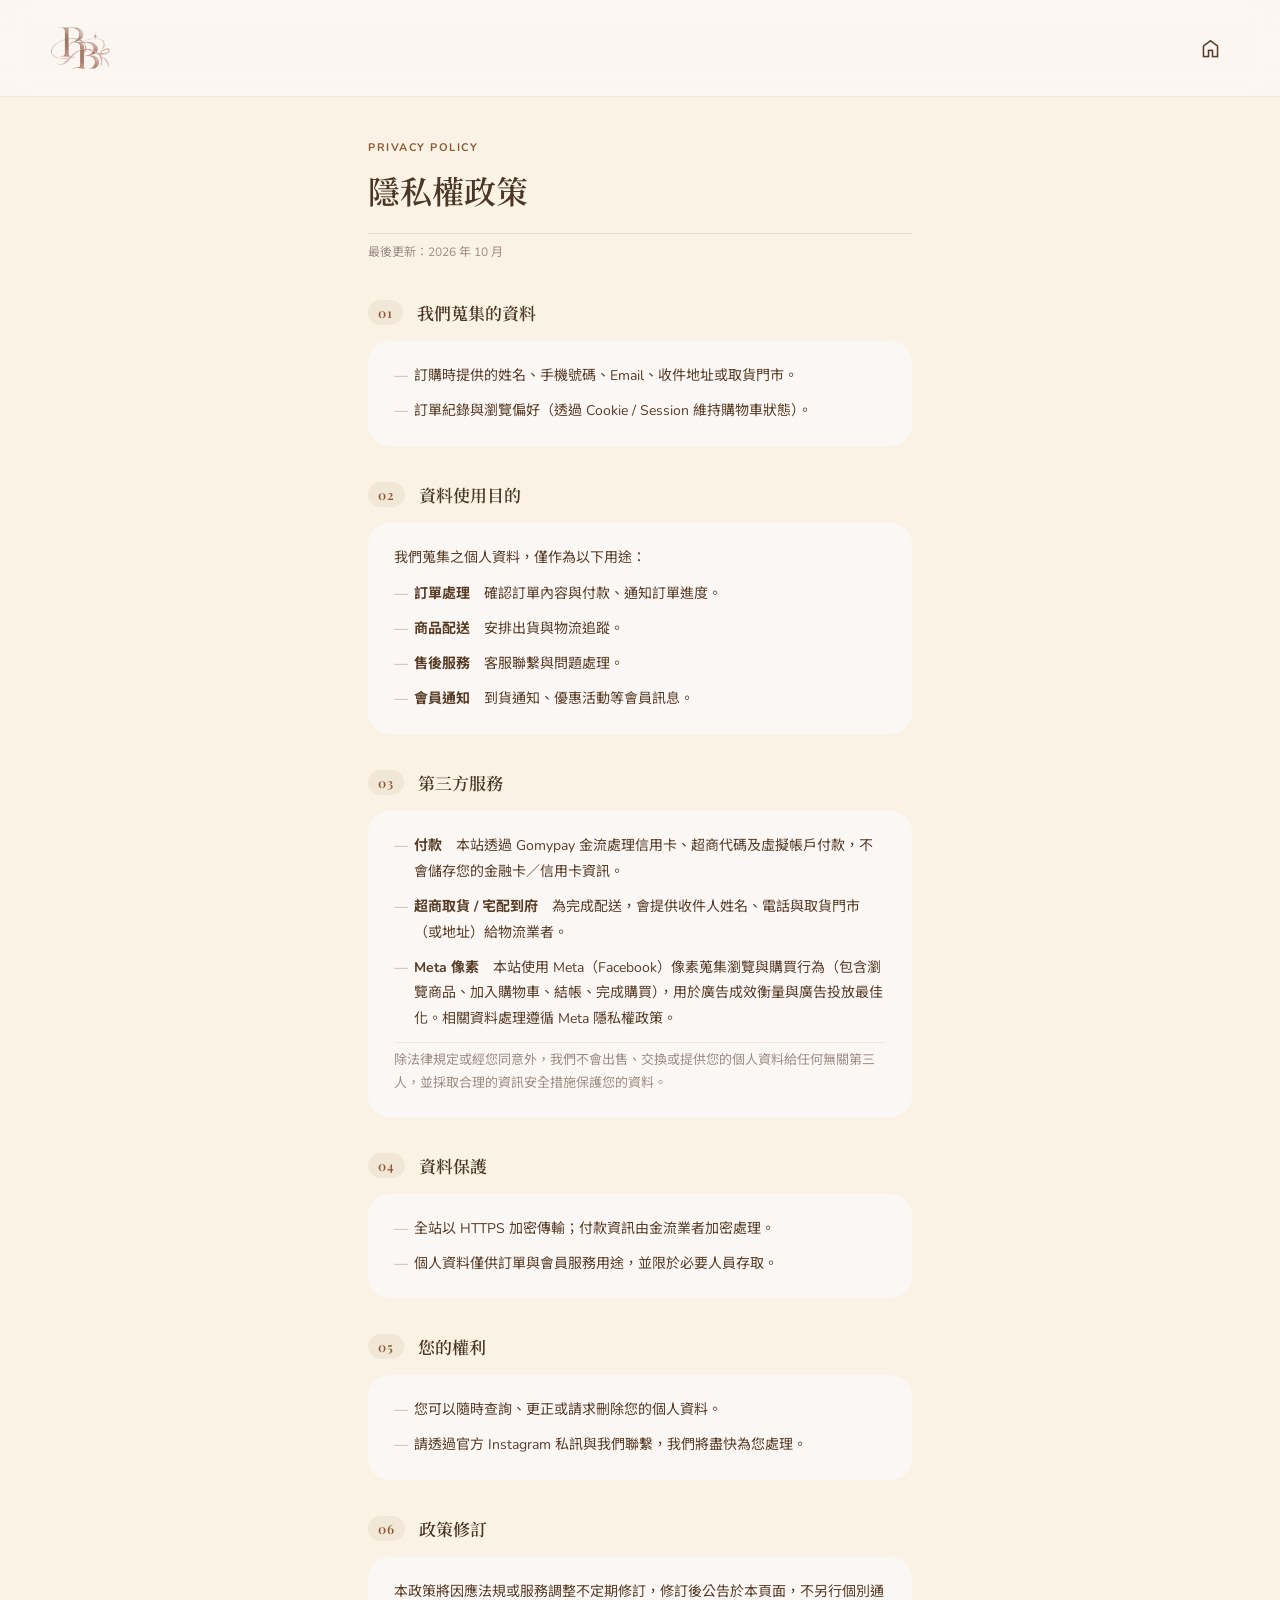
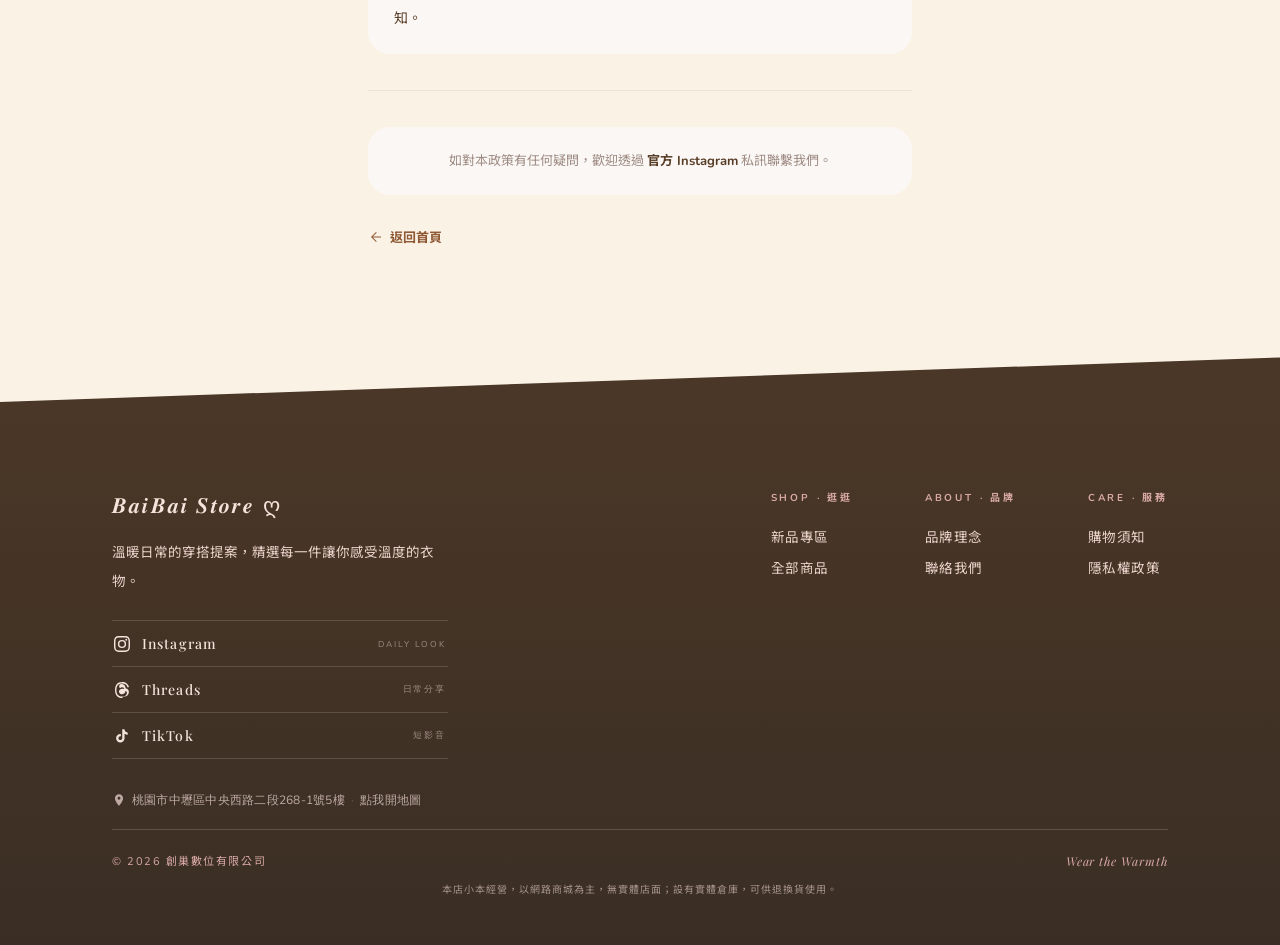
<file: privacy.html>
<!DOCTYPE html>
<html lang="zh-Hant">
<head>
  <meta charset="utf-8">
  <meta name="viewport" content="width=device-width, initial-scale=1.0">
  <title>隱私權政策｜𝑩𝒂𝒊𝑩𝒂𝒊 𝑺𝒕𝒐𝒓𝒆 ღ</title>
  <meta name="theme-color" content="#FBF7F4">
  <link rel="icon" type="image/x-icon" href="/image/favicon.ico">
  <link rel="icon" type="image/png" sizes="32x32" href="/image/favicon-32x32.png">
  <link rel="icon" type="image/png" sizes="16x16" href="/image/favicon-16x16.png">
  <link rel="apple-touch-icon" sizes="180x180" href="/image/apple-touch-icon.png">
  <link rel="manifest" href="/image/site.webmanifest">
  <link rel="preconnect" href="https://fonts.googleapis.com">
  <link rel="preconnect" href="https://fonts.gstatic.com" crossorigin>
  <link href="https://fonts.googleapis.com/css2?family=Playfair+Display:ital,wght@0,500;0,600;1,500;1,600&family=Noto+Serif+TC:wght@500;600;700&family=Nunito:ital,wght@0,300..800;1,400..700&family=Noto+Sans+TC:wght@300;400;500;700&display=swap" rel="stylesheet">
  <link href="https://fonts.googleapis.com/css2?family=Material+Symbols+Outlined:wght,FILL@100..700,0..1&display=swap" rel="stylesheet">
  <link rel="stylesheet" href="style.css">
  <style>
    .privacy-page {
      max-width: 640px;
      margin: 0 auto;
      padding: 120px 20px 100px;
    }
    @media (min-width: 768px) { .privacy-page { padding: 140px 48px 120px; } }

    .privacy-eyebrow {
      font-size: 11px; font-weight: 700; letter-spacing: .14em;
      color: var(--c-primary); text-transform: uppercase;
      margin-bottom: 12px; display: block;
    }
    .privacy-heading {
      font-family: 'Noto Serif TC', serif;
      font-size: clamp(24px, 5vw, 32px);
      font-weight: 600; color: var(--c-ft-dark);
      margin-bottom: 8px;
      padding-bottom: 20px;
      border-bottom: 1px solid rgba(143,89,53,.15);
    }
    .privacy-updated {
      font-size: 12px; color: var(--c-secondary);
      margin-bottom: 40px;
    }

    .privacy-section { margin-bottom: 36px; }

    .privacy-section-head {
      display: flex; align-items: center; gap: 14px;
      margin-bottom: 16px;
    }
    .privacy-num {
      font-family: 'Playfair Display', serif;
      font-size: 13px; font-weight: 600;
      color: var(--c-primary); letter-spacing: .08em;
      background: rgba(143,89,53,.08);
      padding: 4px 10px; border-radius: var(--r-pill);
      white-space: nowrap;
    }
    .privacy-section-title {
      font-family: 'Noto Serif TC', serif;
      font-size: 17px; font-weight: 600;
      color: var(--c-ft-dark);
    }

    .privacy-body {
      background: var(--c-surface);
      border-radius: var(--r-card);
      padding: 22px 26px;
      display: flex; flex-direction: column; gap: 10px;
    }
    .privacy-body p {
      font-size: 14px; line-height: 1.9;
      color: var(--c-on-surface);
      margin: 0;
    }
    .privacy-body ul {
      padding-left: 0; list-style: none;
      display: flex; flex-direction: column; gap: 9px;
      margin: 0;
    }
    .privacy-body li {
      font-size: 14px; line-height: 1.85;
      color: var(--c-on-surface);
      position: relative; padding-left: 20px;
    }
    .privacy-body li::before {
      content: '—';
      color: rgba(143,89,53,.45);
      position: absolute; left: 0; top: 0;
    }
    .privacy-body .sub-label {
      font-weight: 700; color: var(--c-on-surface);
    }
    .privacy-body .note {
      font-size: 13px; color: var(--c-secondary);
      line-height: 1.75;
      padding-top: 6px;
      border-top: 1px solid rgba(143,89,53,.1);
    }

    .privacy-divider {
      height: 1px;
      background: rgba(143,89,53,.1);
      margin: 36px 0;
    }

    .privacy-footer-note {
      text-align: center;
      font-size: 13px; color: var(--c-secondary);
      line-height: 1.85;
      padding: 22px;
      background: var(--c-surface);
      border-radius: var(--r-card);
    }
    .privacy-footer-note strong { color: var(--c-on-surface); }

    .privacy-back {
      display: inline-flex; align-items: center; gap: 6px;
      margin-top: 32px;
      font-size: 13px; font-weight: 700;
      color: var(--c-primary); text-decoration: none;
      transition: opacity .2s;
    }
    .privacy-back:hover { opacity: .7; }
  </style>
</head>
<body>

<!-- HEADER -->
<header id="site-header">
  <nav class="header-nav">
    <a href="/" class="header-logo" aria-label="品牌首頁">
      <img src="/image/logo_mark.png" alt="BaiBai Store">
    </a>
    <div class="header-actions">
      <a href="/" class="icon-btn" aria-label="回首頁">
        <span class="material-symbols-outlined">home</span>
      </a>
    </div>
  </nav>
</header>

<main class="privacy-page">

  <span class="privacy-eyebrow">Privacy Policy</span>
  <h1 class="privacy-heading">隱私權政策</h1>
  <p class="privacy-updated">最後更新：2026 年 10 月</p>

  <!-- 01 我們蒐集的資料 -->
  <div class="privacy-section">
    <div class="privacy-section-head">
      <span class="privacy-num">01</span>
      <h2 class="privacy-section-title">我們蒐集的資料</h2>
    </div>
    <div class="privacy-body">
      <ul>
        <li>訂購時提供的姓名、手機號碼、Email、收件地址或取貨門市。</li>
        <li>訂單紀錄與瀏覽偏好（透過 Cookie / Session 維持購物車狀態）。</li>
      </ul>
    </div>
  </div>

  <!-- 02 資料使用目的 -->
  <div class="privacy-section">
    <div class="privacy-section-head">
      <span class="privacy-num">02</span>
      <h2 class="privacy-section-title">資料使用目的</h2>
    </div>
    <div class="privacy-body">
      <p>我們蒐集之個人資料，僅作為以下用途：</p>
      <ul>
        <li><span class="sub-label">訂單處理</span>　確認訂單內容與付款、通知訂單進度。</li>
        <li><span class="sub-label">商品配送</span>　安排出貨與物流追蹤。</li>
        <li><span class="sub-label">售後服務</span>　客服聯繫與問題處理。</li>
        <li><span class="sub-label">會員通知</span>　到貨通知、優惠活動等會員訊息。</li>
      </ul>
    </div>
  </div>

  <!-- 03 第三方服務 -->
  <div class="privacy-section">
    <div class="privacy-section-head">
      <span class="privacy-num">03</span>
      <h2 class="privacy-section-title">第三方服務</h2>
    </div>
    <div class="privacy-body">
      <ul>
        <li><span class="sub-label">付款</span>　本站透過 Gomypay 金流處理信用卡、超商代碼及虛擬帳戶付款，不會儲存您的金融卡／信用卡資訊。</li>
        <li><span class="sub-label">超商取貨 / 宅配到府</span>　為完成配送，會提供收件人姓名、電話與取貨門市（或地址）給物流業者。</li>
        <li><span class="sub-label">Meta 像素</span>　本站使用 Meta（Facebook）像素蒐集瀏覽與購買行為（包含瀏覽商品、加入購物車、結帳、完成購買），用於廣告成效衡量與廣告投放最佳化。相關資料處理遵循 Meta 隱私權政策。</li>
      </ul>
      <p class="note">除法律規定或經您同意外，我們不會出售、交換或提供您的個人資料給任何無關第三人，並採取合理的資訊安全措施保護您的資料。</p>
    </div>
  </div>

  <!-- 04 資料保護 -->
  <div class="privacy-section">
    <div class="privacy-section-head">
      <span class="privacy-num">04</span>
      <h2 class="privacy-section-title">資料保護</h2>
    </div>
    <div class="privacy-body">
      <ul>
        <li>全站以 HTTPS 加密傳輸；付款資訊由金流業者加密處理。</li>
        <li>個人資料僅供訂單與會員服務用途，並限於必要人員存取。</li>
      </ul>
    </div>
  </div>

  <!-- 05 您的權利 -->
  <div class="privacy-section">
    <div class="privacy-section-head">
      <span class="privacy-num">05</span>
      <h2 class="privacy-section-title">您的權利</h2>
    </div>
    <div class="privacy-body">
      <ul>
        <li>您可以隨時查詢、更正或請求刪除您的個人資料。</li>
        <li>請透過官方 Instagram 私訊與我們聯繫，我們將盡快為您處理。</li>
      </ul>
    </div>
  </div>

  <!-- 06 政策修訂 -->
  <div class="privacy-section">
    <div class="privacy-section-head">
      <span class="privacy-num">06</span>
      <h2 class="privacy-section-title">政策修訂</h2>
    </div>
    <div class="privacy-body">
      <p>本政策將因應法規或服務調整不定期修訂，修訂後公告於本頁面，不另行個別通知。</p>
    </div>
  </div>

  <div class="privacy-divider"></div>

  <div class="privacy-footer-note">
    如對本政策有任何疑問，歡迎透過 <strong>官方 Instagram</strong> 私訊聯繫我們。
  </div>

  <a class="privacy-back" href="/">
    <span class="material-symbols-outlined" style="font-size:16px">arrow_back</span>
    返回首頁
  </a>

</main>

<!-- footer 由 script.js renderFooter() 動態插入 -->

<script src="script.js"></script>
</body>
</html>
</file>
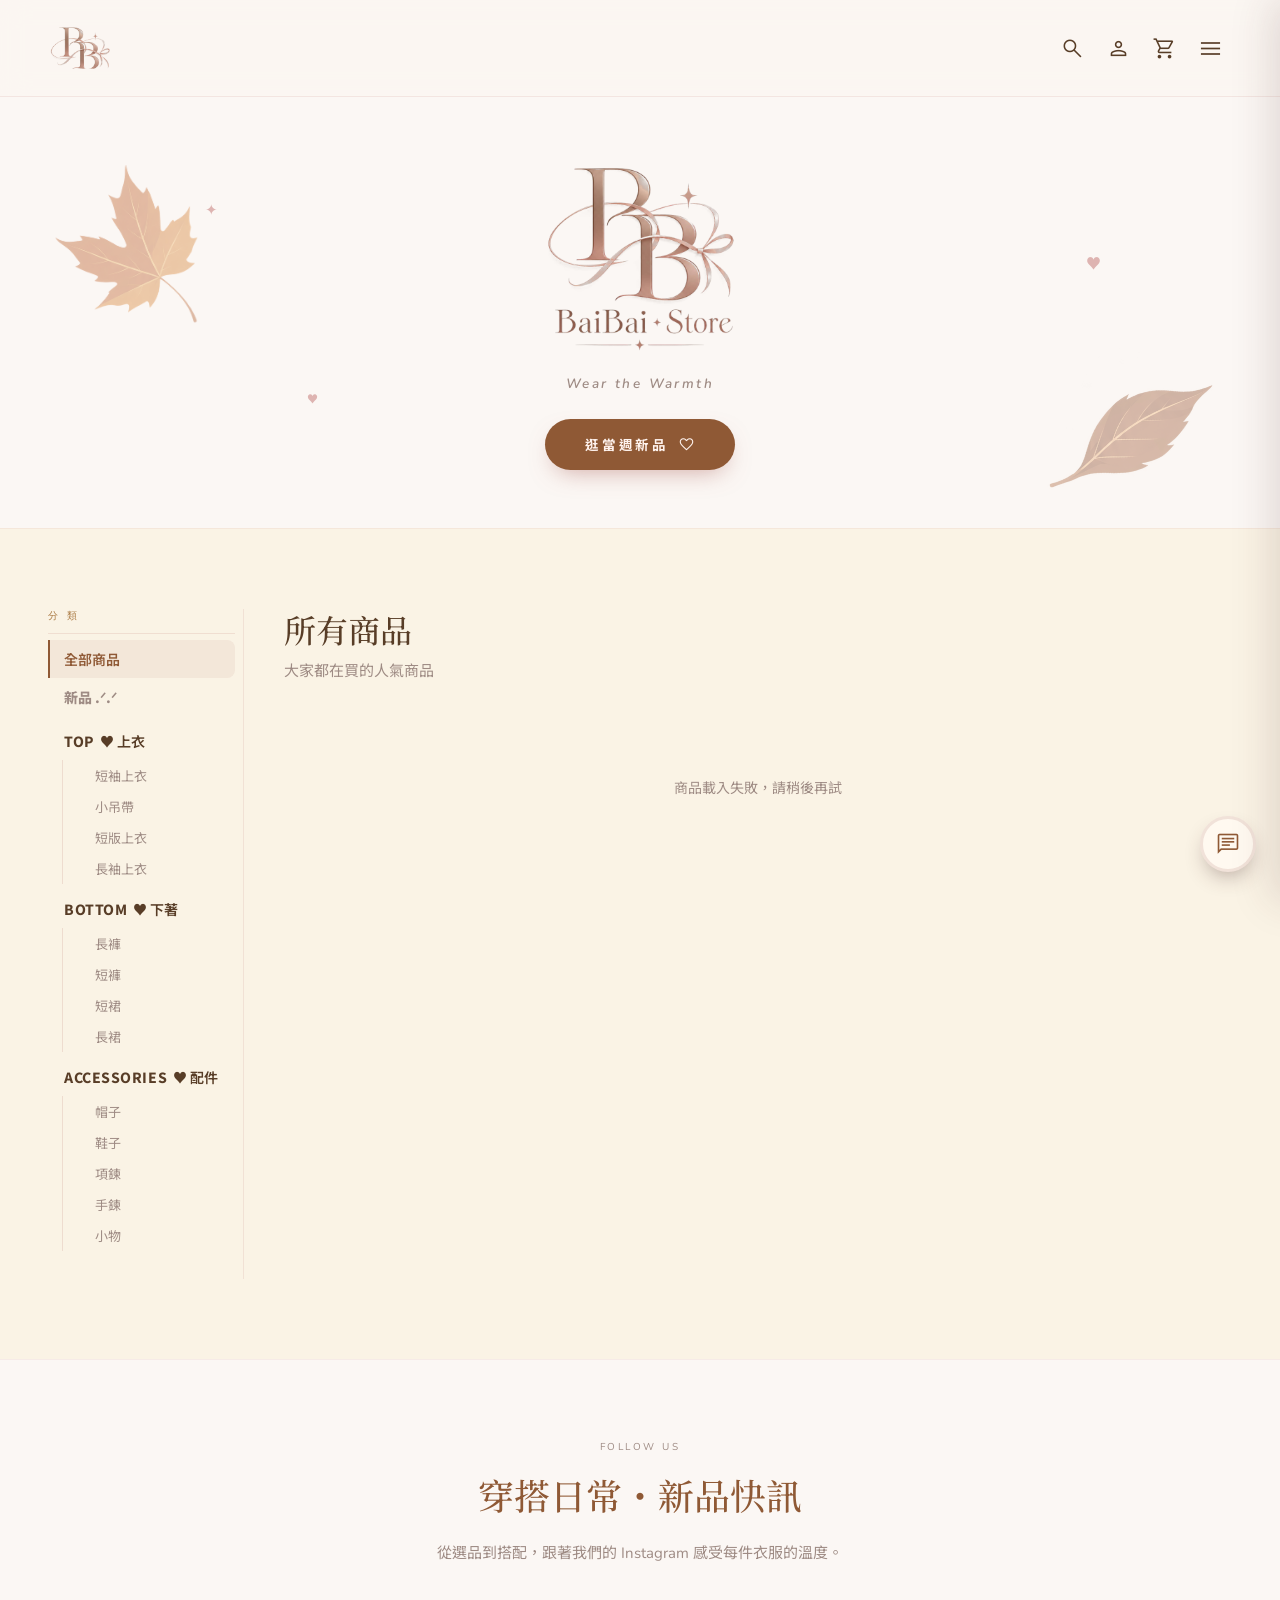
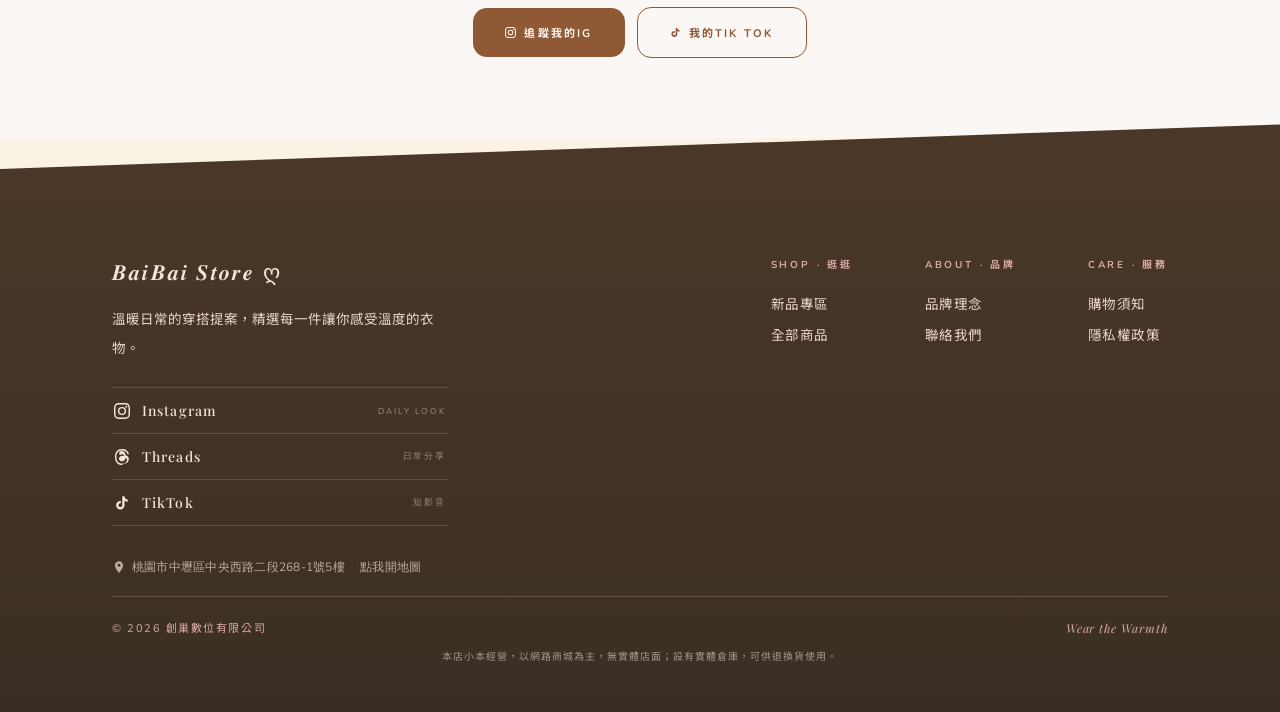
<file: product.html>
<!DOCTYPE html>
<html lang="zh-Hant">
<head>
  <meta charset="utf-8">
  <meta name="viewport" content="width=device-width, initial-scale=1.0">
  <title>商品詳情｜𝑩𝒂𝒊𝑩𝒂𝒊 𝑺𝒕𝒐𝒓𝒆 ღ</title>
  <meta name="theme-color" content="#FBF7F4">
  <link rel="icon" type="image/x-icon" href="/image/favicon.ico">
  <link rel="icon" type="image/png" sizes="32x32" href="/image/favicon-32x32.png">
  <link rel="icon" type="image/png" sizes="16x16" href="/image/favicon-16x16.png">
  <link rel="apple-touch-icon" sizes="180x180" href="/image/apple-touch-icon.png">
  <link rel="manifest" href="/image/site.webmanifest">
  <link rel="preconnect" href="https://fonts.googleapis.com">
  <link rel="preconnect" href="https://fonts.gstatic.com" crossorigin>
  <link href="https://fonts.googleapis.com/css2?family=Playfair+Display:ital,wght@0,500;0,600;1,500;1,600&family=Noto+Serif+TC:wght@500;600;700&family=Nunito:ital,wght@0,300..800;1,400..700&family=Noto+Sans+TC:wght@300;400;500;700&display=swap" rel="stylesheet">
  <link href="https://fonts.googleapis.com/css2?family=Material+Symbols+Outlined:wght,FILL@100..700,0..1&display=swap" rel="stylesheet">
  <link rel="stylesheet" href="style.css">
  <style>
    /* ── Product page layout ── */
    .product-page {
      max-width: 1100px;
      margin: 0 auto;
      padding: 120px 20px 80px;
    }
    @media (min-width: 768px) { .product-page { padding: 140px 48px 100px; } }

    .btn-back {
      display: inline-flex; align-items: center; gap: 4px;
      background: none; border: none; cursor: pointer;
      font-size: 13px; font-weight: 600;
      color: var(--c-secondary);
      padding: 0; margin-bottom: 16px;
      transition: color .2s;
    }
    .btn-back:hover { color: var(--c-primary); }
    .btn-back .material-symbols-outlined { font-size: 17px; }

    .breadcrumb {
      font-size: 13px;
      color: var(--c-secondary);
      margin-bottom: 28px;
    }
    .breadcrumb a { text-decoration: none; }
    .breadcrumb a:hover { color: var(--c-primary); }
    .breadcrumb span { margin: 0 6px; }

    .product-detail {
      display: grid;
      grid-template-columns: 1fr;
      gap: 40px;
    }
    @media (min-width: 768px) {
      .product-detail { grid-template-columns: 1fr 1fr; gap: 56px; }
    }

    /* ── Gallery ── */
    .gallery-main {
      aspect-ratio: 3/4;
      border-radius: var(--r-card);
      overflow: hidden;
      background: var(--c-surface);
      cursor: zoom-in;
    }
    .gallery-main img {
      width: 100%; height: 100%;
      object-fit: cover;
      transition: transform .4s ease;
    }
    .gallery-main:hover img { transform: scale(1.04); }

    .gallery-thumbs {
      display: flex;
      gap: 10px;
      margin-top: 12px;
      flex-wrap: wrap;
    }
    .thumb {
      width: 72px; height: 90px;
      border-radius: 12px;
      overflow: hidden;
      border: 2px solid transparent;
      cursor: pointer;
      transition: border-color .2s;
      background: var(--c-surface);
      flex-shrink: 0;
    }
    .thumb.active { border-color: var(--c-primary); }
    .thumb img { width: 100%; height: 100%; object-fit: cover; }

    /* ── Info panel ── */
    .product-info { display: flex; flex-direction: column; gap: 20px; }

    .product-badge {
      display: inline-block;
      font-size: 11px; font-weight: 700; letter-spacing: .08em;
      padding: 3px 10px;
      border-radius: var(--r-pill);
      background: var(--c-accent); color: #fff;
      text-transform: uppercase;
    }
    .badge-hot { background: #c0392b; }

    .product-name {
      font-family: 'Noto Serif TC', serif;
      font-size: clamp(22px, 4vw, 30px);
      font-weight: 600;
      line-height: 1.35;
      color: var(--c-ft-dark);
    }

.product-price-row { display: flex; align-items: baseline; gap: 12px; }
    .price-now {
      font-size: 26px; font-weight: 700;
      color: var(--c-primary);
    }
    .price-orig {
      font-size: 16px; color: var(--c-secondary);
      text-decoration: line-through;
    }

    .product-desc {
      font-size: 14px; line-height: 1.85;
      color: var(--c-secondary);
      white-space: pre-line;
    }

    /* ── Selector groups ── */
    .selector-group { display: flex; flex-direction: column; gap: 10px; }
    .selector-label {
      font-size: 13px; font-weight: 600;
      color: var(--c-on-surface);
      letter-spacing: .04em;
    }
    .selector-label em { font-style: normal; color: var(--c-primary); margin-left: 6px; }

    .color-swatches { display: flex; gap: 8px; flex-wrap: wrap; }
    .swatch {
      width: 28px; height: 28px;
      border-radius: 50%;
      border: 2px solid transparent;
      outline: 2px solid transparent;
      cursor: pointer;
      transition: outline-color .2s, transform .15s;
      position: relative;
    }
    .swatch.active {
      outline-color: var(--c-primary);
      outline-offset: 3px;
      transform: scale(1.15);
    }
    .swatch[title] { cursor: pointer; }

    .size-chips { display: flex; gap: 8px; flex-wrap: wrap; }
    .size-chip {
      padding: 6px 16px;
      border-radius: var(--r-btn);
      border: 1.5px solid rgba(143,89,53,.25);
      background: transparent;
      font-size: 13px; font-weight: 600;
      color: var(--c-on-surface);
      cursor: pointer;
      transition: background .2s, border-color .2s, color .2s;
    }
    .size-chip:hover { border-color: var(--c-primary); color: var(--c-primary); }
    .size-chip.active { background: var(--c-primary); border-color: var(--c-primary); color: #fff; }
    .size-chip.soldout { opacity: .4; cursor: not-allowed; text-decoration: line-through; }

    /* ── Qty ── */
    .qty-row { display: flex; align-items: center; gap: 16px; }
    .qty-ctrl {
      display: flex; align-items: center;
      border: 1.5px solid rgba(143,89,53,.25);
      border-radius: var(--r-btn);
      overflow: hidden;
    }
    .qty-btn {
      width: 40px; height: 40px;
      background: none; border: none;
      font-size: 20px; font-weight: 600;
      color: var(--c-on-surface);
      cursor: pointer;
      transition: background .2s;
    }
    .qty-btn:hover { background: rgba(143,89,53,.08); }
    #qty-val {
      width: 44px; text-align: center;
      font-size: 16px; font-weight: 600;
      color: var(--c-on-surface);
    }

    /* ── Action buttons ── */
    .product-actions { display: flex; flex-direction: column; gap: 12px; }
    .btn-cart {
      display: flex; align-items: center; justify-content: center; gap: 8px;
      padding: 15px 28px;
      background: var(--c-primary); color: #fff;
      border: none; border-radius: var(--r-btn);
      font-size: 15px; font-weight: 700;
      cursor: pointer;
      transition: background .2s, transform .15s;
    }
    .btn-cart:hover { background: var(--c-primary-dark); transform: translateY(-1px); }
    .btn-cart:active { transform: translateY(0); }

    .btn-buy {
      display: flex; align-items: center; justify-content: center; gap: 8px;
      padding: 15px 28px;
      background: transparent; color: var(--c-primary);
      border: 2px solid var(--c-primary); border-radius: var(--r-btn);
      font-size: 15px; font-weight: 700;
      cursor: pointer;
      transition: background .2s, color .2s;
    }
    .btn-buy:hover { background: var(--c-primary); color: #fff; }

    .btn-store {
      display: flex; align-items: center; justify-content: center; gap: 8px;
      padding: 15px 28px;
      background: var(--c-primary); color: #fff;
      border: none; border-radius: var(--r-btn);
      font-size: 15px; font-weight: 700;
      text-decoration: none;
      transition: background .2s, transform .15s;
    }
    .btn-store:hover { background: var(--c-primary-dark); transform: translateY(-1px); }
    .btn-store:active { transform: translateY(0); }

    /* ── Store notice ── */
    .store-notice {
      display: flex; align-items: flex-start; gap: 12px;
      background: rgba(143,89,53,.07);
      border: 1px solid rgba(143,89,53,.18);
      border-radius: 14px;
      padding: 14px 18px;
    }
    .store-notice .material-symbols-outlined {
      font-size: 20px;
      color: var(--c-primary);
      flex-shrink: 0;
      margin-top: 1px;
    }
    .store-notice p {
      font-size: 13px; line-height: 1.75;
      color: var(--c-on-surface);
    }

    /* ── Info accordion ── */
    .info-tabs { margin-top: 8px; border-top: 1px solid rgba(143,89,53,.12); }
    .info-tab { border-bottom: 1px solid rgba(143,89,53,.12); }
    .info-tab-btn {
      width: 100%; background: none; border: none;
      display: flex; align-items: center; justify-content: space-between;
      padding: 14px 0;
      font-size: 14px; font-weight: 600; color: var(--c-on-surface);
      cursor: pointer;
    }
    .info-tab-btn .material-symbols-outlined { font-size: 20px; transition: transform .25s; }
    .info-tab-btn.open .material-symbols-outlined { transform: rotate(180deg); }
    .info-tab-body { display: none; font-size: 14px; line-height: 1.85; color: var(--c-secondary); padding-bottom: 14px; }
    .info-tab-body.open { display: block; }

    .tryon-full-link { font-size: 13px; color: var(--c-secondary); text-align: center; margin: 6px 0 0; }
    .tryon-full-link a { color: var(--c-primary); font-weight: 700; text-decoration: none; }
    .tryon-full-link a:hover { text-decoration: underline; }

    /* ── Rating summary (near price) ── */
    .rating-summary { display: flex; align-items: center; gap: 8px; margin: 4px 0 14px; }
    .rating-stars-sm { color: #e8a838; font-size: 15px; letter-spacing: 1px; line-height: 1; }
    .rating-avg-sm { font-weight: 700; font-size: 14px; color: var(--c-ft-dark); }
    .rating-count-sm { font-size: 13px; color: var(--c-secondary); }

    /* ── Review section ── */
    .reviews-section { margin-top: 56px; padding-top: 40px; border-top: 1px solid rgba(143,89,53,.12); }
    .reviews-head { display: flex; align-items: center; gap: 12px; margin-bottom: 28px; }
    .reviews-title { font-family: 'Noto Serif TC', serif; font-size: clamp(18px,4vw,22px); font-weight: 600; color: var(--c-ft-dark); }
    .reviews-count-tag { font-size: 13px; font-weight: 700; background: rgba(143,89,53,.08); color: var(--c-primary); padding: 3px 10px; border-radius: 20px; }

    .btn-write-review { display: inline-flex; align-items: center; gap: 8px; padding: 11px 22px; border: 1.5px solid var(--c-primary); border-radius: 30px; background: transparent; color: var(--c-primary); font-size: 14px; font-weight: 700; cursor: pointer; margin-bottom: 28px; transition: background .2s, color .2s; }
    .btn-write-review:hover { background: var(--c-primary); color: #fff; }

    .review-form-card { background: var(--c-surface); border-radius: var(--r-card); padding: 24px 28px; margin-bottom: 32px; }
    .review-form-title { font-family: 'Noto Serif TC', serif; font-size: 15px; font-weight: 600; color: var(--c-ft-dark); margin-bottom: 20px; }
    .review-form-row { margin-bottom: 16px; }
    .review-form-label { font-size: 12px; font-weight: 700; letter-spacing: .08em; color: var(--c-secondary); text-transform: uppercase; margin-bottom: 8px; display: block; }
    .review-form-input, .review-form-textarea { width: 100%; border: 1.5px solid rgba(143,89,53,.2); border-radius: 10px; padding: 11px 14px; font-family: inherit; font-size: 14px; color: var(--c-ft-dark); background: #fff; outline: none; transition: border-color .2s; }
    .review-form-input:focus, .review-form-textarea:focus { border-color: var(--c-primary); }
    .review-form-textarea { resize: vertical; min-height: 100px; line-height: 1.75; }
    .review-char-count { font-size: 12px; color: var(--c-secondary); text-align: right; margin-top: 4px; }
    .review-form-error { font-size: 13px; color: #c0392b; margin-top: 10px; display: none; }
    .review-form-error.show { display: block; }
    .review-form-note { font-size: 12px; color: var(--c-secondary); margin-top: 10px; line-height: 1.65; text-align: center; }

    .star-picker { display: flex; gap: 2px; }
    .star-picker button { background: none; border: none; cursor: pointer; font-size: 30px; line-height: 1; padding: 2px 3px; color: #d5c5b5; transition: color .1s, transform .1s; }
    .star-picker button.lit { color: #e8a838; }
    .star-picker button:hover { transform: scale(1.15); }

    .btn-submit-review { display: flex; align-items: center; justify-content: center; gap: 8px; width: 100%; padding: 14px; background: var(--c-primary); color: #fff; border: none; border-radius: var(--r-btn); font-size: 15px; font-weight: 700; cursor: pointer; margin-top: 20px; transition: background .2s; }
    .btn-submit-review:hover { background: var(--c-primary-dark, #754122); }
    .btn-submit-review:disabled { opacity: .6; cursor: default; }

    .reviews-list { display: flex; flex-direction: column; gap: 18px; }
    .review-card { background: var(--c-surface); border-radius: var(--r-card); padding: 20px 24px; }
    .review-card--hidden { display: none; }
    .review-card-head { display: flex; align-items: flex-start; justify-content: space-between; margin-bottom: 10px; }
    .review-card-stars { color: #e8a838; font-size: 17px; letter-spacing: 1px; line-height: 1.2; }
    .review-card-meta { font-size: 12px; color: var(--c-secondary); text-align: right; line-height: 1.7; }
    .review-card-size { font-size: 12px; color: var(--c-secondary); margin-bottom: 8px; }
    .review-card-body { font-size: 14px; line-height: 1.85; color: var(--c-on-surface); }

    .btn-expand-reviews { display: none; width: 100%; margin-top: 16px; padding: 13px; background: #fff; border: 1.5px solid var(--c-border); border-radius: var(--r-btn); font-size: 14px; font-weight: 700; color: var(--c-primary); cursor: pointer; gap: 6px; align-items: center; justify-content: center; transition: background .15s; }
    .btn-expand-reviews:hover { background: var(--c-surface); }
    .btn-expand-reviews .material-symbols-outlined { font-size: 18px; transition: transform .25s; }
    .btn-expand-reviews.expanded .material-symbols-outlined { transform: rotate(180deg); }

    .reviews-empty { text-align: center; padding: 48px 20px; color: var(--c-secondary); }
    .reviews-empty .material-symbols-outlined { font-size: 40px; margin-bottom: 12px; display: block; }
    .reviews-empty p { font-size: 14px; }

    /* ── Loading skeleton ── */
    .skel { background: linear-gradient(90deg,#ece4d8 25%,#f5eee5 50%,#ece4d8 75%); background-size:200% 100%; animation:skel 1.4s infinite; border-radius:8px; }
    @keyframes skel { 0%{background-position:200% 0} 100%{background-position:-200% 0} }
  </style>
  <!-- Meta Pixel -->
  <script>
  !function(f,b,e,v,n,t,s){if(f.fbq)return;n=f.fbq=function(){n.callMethod?
  n.callMethod.apply(n,arguments):n.queue.push(arguments)};if(!f._fbq)f._fbq=n;
  n.push=n;n.loaded=!0;n.version='2.0';n.queue=[];t=b.createElement(e);t.async=!0;
  t.src=v;s=b.getElementsByTagName(e)[0];s.parentNode.insertBefore(t,s)}(window,
  document,'script','https://connect.facebook.net/en_US/fbevents.js');
  fbq('init', '1105823902186663');
  fbq('track', 'PageView');
  </script>
  <noscript><img height="1" width="1" style="display:none"
  src="https://www.facebook.com/tr?id=1105823902186663&ev=PageView&noscript=1"/></noscript>
</head>
<body>

<!-- HEADER -->
<header id="site-header">
  <nav class="header-nav">
    <a href="/" class="header-logo" aria-label="品牌首頁">
      <img src="/image/logo_mark.png" alt="BaiBai Store">
    </a>
    <div class="header-actions">
      <a href="/" class="icon-btn" aria-label="回首頁">
        <span class="material-symbols-outlined">home</span>
      </a>
      <a href="/account.html" class="icon-btn" aria-label="會員中心">
        <span class="material-symbols-outlined">person</span>
      </a>
      <button type="button" class="icon-btn" aria-label="購物車" onclick="Cart.open()">
        <span class="material-symbols-outlined">shopping_cart</span>
        <span id="cart-badge"></span>
      </button>
    </div>
  </nav>
</header>

<!-- CART DRAWER -->
<div id="cart-overlay" onclick="Cart.close()"></div>
<aside id="cart-drawer" aria-label="購物車">
  <div class="cart-head">
    <button class="cart-close" onclick="Cart.close()" aria-label="關閉購物車">
      <span class="material-symbols-outlined">close</span>
    </button>
    <p class="cart-title">SHOPPING CART <span style="color:#A85C55">♥</span></p>
    <span class="cart-subtitle">購 物 車</span>
  </div>
  <div class="cart-body" id="cart-body">
    <div class="cart-empty-state">
      <span class="material-symbols-outlined">shopping_cart</span>
      <p>購物車還空著</p>
      <a href="/#shop" onclick="Cart.close()">去逛逛 →</a>
    </div>
  </div>
  <div class="cart-foot">
    <div class="cart-total-box">
      <div class="cart-total-row">
        <span class="cart-total-label">小計</span>
        <span class="cart-total-amt" id="cart-total">NT$0</span>
      </div>
      <p class="cart-total-note">運費將於結帳時計算</p>
    </div>
    <a href="/checkout.html" class="cart-btn-checkout">前往結帳</a>
    <button class="cart-btn-continue" onclick="Cart.close()">繼續購物</button>
    <div class="cart-perks">
      <div class="cart-perk">
        <span class="material-symbols-outlined">local_shipping</span>
        <p class="cart-perk-title">滿額免運</p>
        <p class="cart-perk-desc">消費滿 NT$5,000<br>享免運優惠</p>
      </div>
      <div class="cart-perk">
        <span class="material-symbols-outlined">favorite</span>
        <p class="cart-perk-title">貼心服務</p>
        <p class="cart-perk-desc">有問題歡迎<br>聯繫客服</p>
      </div>
    </div>
  </div>
</aside>

<!-- TOAST -->
<div id="toast"></div>

<!-- MAIN -->
<main class="product-page">
  <button class="btn-back" onclick="history.length > 1 ? history.back() : location.href='/#shop'">
    <span class="material-symbols-outlined">arrow_back</span>返回
  </button>

  <p class="breadcrumb">
    <a href="/">首頁</a><span>›</span>
    <a href="/#shop">商品</a><span>›</span>
    <span id="breadcrumb-name">商品名稱</span>
  </p>

  <div class="product-detail">
    <!-- Gallery -->
    <div>
      <div class="gallery-main" id="gallery-main">
        <img id="gallery-img" src="" alt="商品圖片">
      </div>
      <div class="gallery-thumbs" id="gallery-thumbs"></div>
    </div>

    <!-- Info -->
    <div class="product-info">
      <span id="product-badge" class="product-badge" style="display:none"></span>
      <h1 class="product-name" id="product-name">載入中…</h1>
      <div class="product-price-row">
        <span class="price-now" id="price-now"></span>
        <span class="price-orig" id="price-orig" style="display:none"></span>
      </div>
      <div class="rating-summary" id="rating-summary" style="display:none"></div>
      <p class="product-desc" id="product-desc"></p>

      <!-- Color -->
      <div class="selector-group" id="color-group">
        <p class="selector-label">顏色 <em id="color-selected"></em></p>
        <div class="color-swatches" id="color-swatches"></div>
      </div>

      <!-- Size -->
      <div class="selector-group" id="size-group">
        <p class="selector-label">尺寸 <em id="size-selected"></em></p>
        <div class="size-chips" id="size-chips"></div>
      </div>
    
      <!-- Qty -->
      <div class="qty-row">
        <div class="qty-ctrl">
          <button class="qty-btn" onclick="adjustQty(-1)">−</button>
          <span id="qty-val">1</span>
          <button class="qty-btn" onclick="adjustQty(1)">+</button>
        </div>
      </div>

      <!-- 試穿按鈕 -->
      <button class="tryon-btn" id="tryon-btn" hidden>
        <span class="material-symbols-outlined">checkroom</span>買之前穿穿看
        <small>看你穿起來的樣子＋推薦尺寸</small>
      </button>

      <!-- Actions -->
      <div class="product-actions">
        <button class="btn-cart" onclick="addToCart()">
          <span class="material-symbols-outlined">shopping_cart</span>加入購物車
        </button>
        <button class="btn-buy" onclick="buyNow()">
          立即購買
        </button>
      </div>
      <p class="tryon-full-link">想一次試好幾件？<a href="/tryon/tryon.html">自己動手穿穿看 →</a></p>

      <!-- Accordion -->
      <div class="info-tabs">
        <div class="info-tab">
          <button class="info-tab-btn" onclick="toggleTab(this)">
            商品說明 <span class="material-symbols-outlined">expand_more</span>
          </button>
          <div class="info-tab-body" id="tab-desc"></div>
        </div>
        <div class="info-tab">
          <button class="info-tab-btn" onclick="toggleTab(this)">
            尺寸說明 <span class="material-symbols-outlined">expand_more</span>
          </button>
          <div class="info-tab-body">
            請參考標籤尺寸，如有疑問歡迎透過 IG 私訊客服。
          </div>
        </div>
        <div class="info-tab">
          <button class="info-tab-btn" onclick="toggleTab(this)">
            運費與付款 <span class="material-symbols-outlined">expand_more</span>
          </button>
          <div class="info-tab-body">
            消費滿 NT$5,000 免運費，超商取貨 NT$60、宅配到府 NT$100。<br>
            付款方式：信用卡線上付款（由 Gomypay 金流提供）。
          </div>
        </div>
      </div>
    </div>
  </div>

  <!-- ── Review Section ── -->
  <section class="reviews-section" id="reviews-section">
    <div class="reviews-head">
      <h2 class="reviews-title">買家評論</h2>
      <span class="reviews-count-tag" id="reviews-count-tag">0 則</span>
    </div>

    <button class="btn-write-review" id="btn-write-review" onclick="toggleReviewForm()">
      <span class="material-symbols-outlined">rate_review</span>留下評論
    </button>

    <div class="review-form-card" id="review-form-card" style="display:none">
      <p class="review-form-title">分享你的購買心得</p>

      <div class="review-form-row">
        <label class="review-form-label">整體評分 <span style="color:#c0392b;font-weight:400;text-transform:none">必填</span></label>
        <div class="star-picker" id="star-picker">
          <button type="button" data-star="1">★</button>
          <button type="button" data-star="2">★</button>
          <button type="button" data-star="3">★</button>
          <button type="button" data-star="4">★</button>
          <button type="button" data-star="5">★</button>
        </div>
      </div>

      <div class="review-form-row">
        <label class="review-form-label" for="review-email">信箱 <span style="color:#c0392b;font-weight:400;text-transform:none">必填</span></label>
        <input type="email" id="review-email" class="review-form-input" placeholder="your@email.com">
      </div>

      <div class="review-form-row">
        <label class="review-form-label" for="review-order">訂單編號 <span style="color:#c0392b;font-weight:400;text-transform:none">必填</span></label>
        <input type="text" id="review-order" class="review-form-input" placeholder="ORD-YYYYMMDD-XXXX" autocomplete="off" style="text-transform:uppercase">
      </div>

      <div class="review-form-row">
        <label class="review-form-label" for="review-size">購買尺寸</label>
        <input type="text" id="review-size" class="review-form-input" placeholder="例如：M、L、XL">
      </div>

      <div class="review-form-row">
        <label class="review-form-label" for="review-body">評論內容 <span style="color:#c0392b;font-weight:400;text-transform:none">必填，10–300 字</span></label>
        <textarea id="review-body" class="review-form-textarea" maxlength="300" placeholder="分享穿搭心得、尺寸建議或商品質感…" oninput="document.getElementById('review-char-count').textContent=this.value.length+'/300'"></textarea>
        <p class="review-char-count" id="review-char-count">0/300</p>
      </div>

      <p class="review-form-error" id="review-error"></p>

      <button class="btn-submit-review" id="btn-submit-review" onclick="submitReview()">
        <span class="material-symbols-outlined">send</span>送出評論
      </button>
      <p class="review-form-note">需通過訂單驗證。每件商品可留一則評論，重新送出將覆蓋舊評論。</p>
    </div>

    <div class="reviews-list" id="reviews-list"></div>

    <button class="btn-expand-reviews" id="btn-expand-reviews" onclick="toggleExpandReviews()">
      <span class="material-symbols-outlined">expand_more</span>
      <span id="expand-reviews-label"></span>
    </button>

    <div class="reviews-empty" id="reviews-empty">
      <span class="material-symbols-outlined">chat_bubble_outline</span>
      <p>還沒有評論，成為第一個分享心得的人吧！</p>
    </div>
  </section>
</main>

<!-- footer 由 script.js renderFooter() 動態插入 -->

<script src="script.js"></script>
<script>
  const API = 'https://brand-api.crazyfunlife8.workers.dev';  // ← 換成實際 Worker URL

  // ── 讀 URL 參數取得商品 ID ──
  const productId = new URLSearchParams(location.search).get('id');

  let product  = null;
  let selectedColor = '';
  let selectedSize  = '';
  let qty = 1;

  const COLOR_MAP = {
    '黑色':'#222','白色':'#f5f5f5','米白':'#f0e9d6','卡其':'#b8a68a',
    '棕色':'#8B6347','紅色':'#c0392b','粉紅':'#f4a0a0','橘色':'#e67e22',
    '黃色':'#f1c40f','綠色':'#27ae60','藍色':'#2980b9','深藍':'#1a3a5c',
    '灰色':'#95a5a6','深灰':'#555','紫色':'#8e44ad',
  };

  async function loadProduct() {
    if (!productId) { location.href = '/'; return; }
    try {
      const res  = await fetch(`${API}/api/products/${productId}`);
      const data = await res.json();
      if (!data.ok) { alert('商品不存在'); location.href = '/'; return; }
      product = data.product;
      renderProduct();
      if (typeof fbq !== 'undefined') {
        fbq('track', 'ViewContent', {
          content_ids: [String(product.id)],
          content_type: 'product',
          content_name: product.name,
          value: product.price,
          currency: 'TWD',
        });
      }
    } catch {
      document.getElementById('product-name').textContent = '載入失敗，請重新整理';
    }
  }

  function renderProduct() {
    const p = product;

    const itemNo      = p.item_letter ? p.item_letter + String(p.sort_order).padStart(3, '0') : '';
    initTryon();
    const displayName = itemNo ? `${itemNo}-${p.name}` : p.name;
    document.title = `${displayName}｜𝑩𝒂𝒊𝑩𝒂𝒊 𝑺𝒕𝒐𝒓𝒆 ღ`;
    document.getElementById('breadcrumb-name').textContent = displayName;
    document.getElementById('product-name').textContent = displayName;
    document.getElementById('price-now').textContent = `NT$${p.price.toLocaleString()}`;
    document.getElementById('product-desc').textContent = p.description;
    document.getElementById('tab-desc').textContent = p.description;

    if (p.original_price) {
      const el = document.getElementById('price-orig');
      el.textContent = `NT$${p.original_price.toLocaleString()}`;
      el.style.display = '';
    }

    if (p.badge) {
      const el = document.getElementById('product-badge');
      el.textContent = p.badge === 'new' ? 'NEW' : p.badge === 'hot' ? '熱賣' : p.badge;
      el.style.display = '';
      if (p.badge === 'hot') el.classList.add('badge-hot');
    }

    // Gallery
    const imgs = p.images.length ? p.images : [''];
    const mainImg  = document.getElementById('gallery-img');
    const thumbsEl = document.getElementById('gallery-thumbs');
    const thumbDivs = [];

    function setMainImg(src) {
      mainImg.src = src ? `${API}/images/${src}` : '/placeholder.jpg';
    }
    function switchToThumb(index) {
      const target = thumbDivs[index] || thumbDivs[0];
      if (target) target.click();
    }
    setMainImg(imgs[0]);

    imgs.forEach((key, i) => {
      const div = document.createElement('div');
      div.className = 'thumb' + (i === 0 ? ' active' : '');
      div.innerHTML = `<img src="${key ? `${API}/images/${key}` : '/placeholder.jpg'}" alt="">`;
      div.onclick = () => {
        document.querySelectorAll('.thumb').forEach(t => t.classList.remove('active'));
        div.classList.add('active');
        setMainImg(key);
      };
      thumbsEl.appendChild(div);
      thumbDivs.push(div);
    });

    // Colors
    const swatchEl = document.getElementById('color-swatches');

    if (p.colors.length) {
      p.colors.forEach((c, i) => {
        const label = typeof c === 'string' ? c : c.label;
        const hex   = typeof c === 'string' ? (COLOR_MAP[c] || '#ccc') : (c.hex || '#ccc');
        const btn = document.createElement('button');
        btn.className = 'swatch' + (i === 0 ? ' active' : '');
        btn.title = label;
        btn.style.background = hex;
        btn.onclick = () => {
          document.querySelectorAll('.swatch').forEach(s => s.classList.remove('active'));
          btn.classList.add('active');
          selectedColor = label;
          document.getElementById('color-selected').textContent = label;
          if (i < imgs.length) switchToThumb(i);
        };
        swatchEl.appendChild(btn);
      });
      const first = p.colors[0];
      selectedColor = typeof first === 'string' ? first : first.label;
      document.getElementById('color-selected').textContent = selectedColor;
    } else {
      document.getElementById('color-group').style.display = 'none';
    }

    loadReviews(p.id);

    // Sizes
    const sizeEl = document.getElementById('size-chips');
    if (p.sizes.length) {
      p.sizes.forEach((s, i) => {
        const btn = document.createElement('button');
        btn.className = 'size-chip' + (i === 0 ? ' active' : '');
        btn.textContent = s;
        btn.onclick = () => {
          if (btn.classList.contains('soldout')) return;
          document.querySelectorAll('.size-chip').forEach(c => c.classList.remove('active'));
          btn.classList.add('active');
          selectedSize = s;
          document.getElementById('size-selected').textContent = s;
        };
        sizeEl.appendChild(btn);
      });
      selectedSize = p.sizes[0];
      document.getElementById('size-selected').textContent = p.sizes[0];
    } else {
      document.getElementById('size-group').style.display = 'none';
    }
  }

  function adjustQty(delta) {
    qty = Math.max(1, qty + delta);
    document.getElementById('qty-val').textContent = qty;
  }

  function addToCart() {
    if (!product) return;
    if (product.colors.length && !selectedColor) { Toast.show('請選擇顏色'); return; }
    if (product.sizes.length  && !selectedSize)  { Toast.show('請選擇尺寸'); return; }
    const _itemNo = product.item_letter ? product.item_letter + String(product.sort_order).padStart(3, '0') : '';
    Cart.add({
      id:    product.id,
      name:  _itemNo ? `${_itemNo}-${product.name}` : product.name,
      price: product.price,
      color: selectedColor,
      size:  selectedSize,
      image: product.images[0] ? `${API}/images/${product.images[0]}` : '',
      qty,
    });
    Cart.open();
  }

  function buyNow() {
    addToCart();
    location.href = '/checkout.html';
  }

  function toggleTab(btn) {
    const body = btn.nextElementSibling;
    const isOpen = body.classList.contains('open');
    document.querySelectorAll('.info-tab-body').forEach(b => b.classList.remove('open'));
    document.querySelectorAll('.info-tab-btn').forEach(b => b.classList.remove('open'));
    if (!isOpen) { body.classList.add('open'); btn.classList.add('open'); }
  }

  loadProduct();

  // ── Reviews ──
  let reviewRating = 0;

  function starsHtml(rating) {
    return '★'.repeat(rating) + '☆'.repeat(5 - rating);
  }

  const REVIEWS_PREVIEW = 3;

  async function loadReviews(productId) {
    try {
      const res  = await fetch(`${API}/api/reviews?product_id=${productId}`);
      const data = await res.json();
      if (!data.ok) return;

      document.getElementById('reviews-count-tag').textContent = `${data.count} 則`;

      if (data.count > 0) {
        document.getElementById('rating-summary').innerHTML =
          `<span class="rating-stars-sm">${starsHtml(Math.round(data.avg))}</span>` +
          `<span class="rating-avg-sm">${data.avg}</span>` +
          `<span class="rating-count-sm">(${data.count} 則評論)</span>`;
        document.getElementById('rating-summary').style.display = 'flex';

        document.getElementById('reviews-empty').style.display = 'none';
        const listEl = document.getElementById('reviews-list');
        listEl.innerHTML = data.reviews.map((r, i) => `
          <div class="review-card${i >= REVIEWS_PREVIEW ? ' review-card--hidden' : ''}">
            <div class="review-card-head">
              <span class="review-card-stars">${starsHtml(r.rating)}</span>
              <div class="review-card-meta">
                <div>${r.email}</div>
                <div>${new Date(r.created_at + 'Z').toLocaleDateString('zh-TW')}</div>
              </div>
            </div>
            ${r.size_bought ? `<p class="review-card-size">購買尺寸：${r.size_bought}</p>` : ''}
            <p class="review-card-body">${r.body.replace(/&/g,'&amp;').replace(/</g,'&lt;').replace(/>/g,'&gt;')}</p>
          </div>
        `).join('');

        const expandBtn = document.getElementById('btn-expand-reviews');
        if (data.count > REVIEWS_PREVIEW) {
          document.getElementById('expand-reviews-label').textContent = `查看全部 ${data.count} 則評論`;
          expandBtn.style.display = 'flex';
        }
      }
    } catch { /* reviews are non-critical */ }
  }

  function toggleExpandReviews() {
    const btn      = document.getElementById('btn-expand-reviews');
    const hidden   = document.querySelectorAll('.review-card--hidden');
    const expanded = btn.classList.contains('expanded');

    if (!expanded) {
      hidden.forEach(el => el.classList.remove('review-card--hidden'));
      document.getElementById('expand-reviews-label').textContent = '收起評論';
      btn.classList.add('expanded');
    } else {
      const cards = document.querySelectorAll('.review-card');
      cards.forEach((el, i) => { if (i >= REVIEWS_PREVIEW) el.classList.add('review-card--hidden'); });
      document.getElementById('expand-reviews-label').textContent =
        `查看全部 ${cards.length} 則評論`;
      btn.classList.remove('expanded');
      document.getElementById('reviews-list').scrollIntoView({ behavior: 'smooth', block: 'nearest' });
    }
  }

  function toggleReviewForm() {
    const card = document.getElementById('review-form-card');
    const btn  = document.getElementById('btn-write-review');
    if (card.style.display === 'none') {
      card.style.display = '';
      btn.innerHTML = '<span class="material-symbols-outlined">close</span>取消';
      card.scrollIntoView({ behavior: 'smooth', block: 'nearest' });
      const saved = localStorage.getItem('ember_member_email');
      if (saved && !document.getElementById('review-email').value)
        document.getElementById('review-email').value = saved;
    } else {
      card.style.display = 'none';
      btn.innerHTML = '<span class="material-symbols-outlined">rate_review</span>留下評論';
    }
  }

  (function initStarPicker() {
    const buttons = document.querySelectorAll('#star-picker button');
    function repaint(hovered) {
      buttons.forEach((b, j) => {
        b.classList.toggle('lit', j < (hovered ?? reviewRating));
      });
    }
    buttons.forEach((btn, i) => {
      btn.addEventListener('mouseenter', () => repaint(i + 1));
      btn.addEventListener('mouseleave', () => repaint());
      btn.addEventListener('click', () => { reviewRating = i + 1; repaint(); });
    });
  })();

  async function submitReview() {
    const emailEl = document.getElementById('review-email');
    const orderEl = document.getElementById('review-order');
    const bodyEl  = document.getElementById('review-body');
    const sizeEl  = document.getElementById('review-size');
    const errEl   = document.getElementById('review-error');
    const btnEl   = document.getElementById('btn-submit-review');

    errEl.className = 'review-form-error';

    if (!reviewRating || !emailEl.value.trim() || !orderEl.value.trim() || !bodyEl.value.trim()) {
      errEl.textContent = '請填寫所有必填欄位，並選擇評分星數';
      errEl.className = 'review-form-error show';
      return;
    }

    btnEl.disabled = true;
    btnEl.innerHTML = '<span class="material-symbols-outlined">hourglass_empty</span>送出中…';

    try {
      const res  = await fetch(`${API}/api/reviews`, {
        method:  'POST',
        headers: { 'Content-Type': 'application/json' },
        body:    JSON.stringify({
          product_id:  product.id,
          order_no:    orderEl.value.trim().toUpperCase(),
          email:       emailEl.value.trim(),
          rating:      reviewRating,
          body:        bodyEl.value.trim(),
          size_bought: sizeEl.value.trim() || null,
        }),
      });
      const data = await res.json();
      if (!data.ok) {
        errEl.textContent = data.error || '送出失敗，請稍後再試';
        errEl.className = 'review-form-error show';
        btnEl.disabled = false;
        btnEl.innerHTML = '<span class="material-symbols-outlined">send</span>送出評論';
        return;
      }
      reviewRating = 0;
      document.querySelectorAll('#star-picker button').forEach(b => b.classList.remove('lit'));
      document.getElementById('review-body').value = '';
      document.getElementById('review-size').value = '';
      document.getElementById('review-char-count').textContent = '0/300';
      document.getElementById('review-error').className = 'review-form-error';
      btnEl.disabled = false;
      btnEl.innerHTML = '<span class="material-symbols-outlined">send</span>送出評論';
      toggleReviewForm();
      Toast.show('評論已送出，感謝你的回饋！');
      loadReviews(product.id);
    } catch {
      errEl.textContent = '網路錯誤，請稍後再試';
      errEl.className = 'review-form-error show';
      btnEl.disabled = false;
      btnEl.innerHTML = '<span class="material-symbols-outlined">send</span>送出評論';
    }
  }
</script>

<!-- 試穿小工具：底部視窗 -->
<div class="tryon-bg" id="tryon-bg"></div>
<div class="tryon-sheet" id="tryon-sheet" role="dialog" aria-label="買之前穿穿看">
  <div class="tryon-head">
    <span>試穿滿意直接點擊下方加入購物車</span>
    <button id="tryon-close" aria-label="關閉"><span class="material-symbols-outlined">close</span></button>
  </div>
  <iframe id="tryon-frame" title="買之前穿穿看"></iframe>
</div>

<style>
  .tryon-btn{margin-top:22px;width:100%;display:flex;align-items:center;justify-content:center;gap:8px;padding:13px;border:1.5px dashed var(--c-primary);border-radius:14px;background:#fff6f0;color:var(--c-primary);font-size:15px;font-weight:700;cursor:pointer}
  .tryon-btn small{font-weight:400;color:var(--c-secondary);font-size:12px}
  .tryon-bg{position:fixed;inset:0;background:rgba(58,46,36,.4);z-index:50;opacity:0;pointer-events:none;transition:opacity .2s}
  .tryon-sheet{position:fixed;left:0;right:0;bottom:0;z-index:51;height:92%;max-width:560px;margin:0 auto;background:var(--c-body);border-radius:22px 22px 0 0;transform:translateY(102%);transition:transform .28s ease;display:flex;flex-direction:column;overflow:hidden}
  .tryon-open .tryon-bg{opacity:1;pointer-events:auto}
  .tryon-open .tryon-sheet{transform:none}
  .tryon-head{display:flex;align-items:center;justify-content:space-between;padding:10px 12px 6px 18px;font-size:13px;color:var(--c-secondary)}
  .tryon-head button{border:none;background:#f4e9e2;border-radius:50%;width:34px;height:34px;cursor:pointer}
  .tryon-sheet iframe{flex:1;border:0;width:100%}
</style>

<script src="/tryon/data.js"></script>
<script>
function initTryon() {
  if (typeof PRODUCTS === 'undefined' || !product || !product.item_letter) return;
  const itemCode = product.item_letter + String(product.sort_order).padStart(3, '0');
  const entry = Object.entries(PRODUCTS).find(([, p]) => p.code === itemCode);
  if (!entry) return;
  const tryonId = entry[0];

  const $ = s => document.getElementById(s);
  $('tryon-btn').hidden = false;

  const open  = () => { $('tryon-frame').src = `/tryon/tryon.html#embed-${tryonId}`; document.body.classList.add('tryon-open'); };
  const close = () => { document.body.classList.remove('tryon-open'); setTimeout(() => { $('tryon-frame').src = 'about:blank'; }, 300); };
  $('tryon-btn').onclick   = open;
  $('tryon-close').onclick = close;
  $('tryon-bg').onclick    = close;

  window.addEventListener('message', e => {
    if (e.origin !== location.origin || !e.data || e.data.type !== 'tryon-picked') return;
    const { color, size } = e.data.item || {};
    if (color) selectedColor = color;
    if (size)  selectedSize  = size;
    close();
    addToCart();
  });
}
</script>
</body>
</html>
</file>
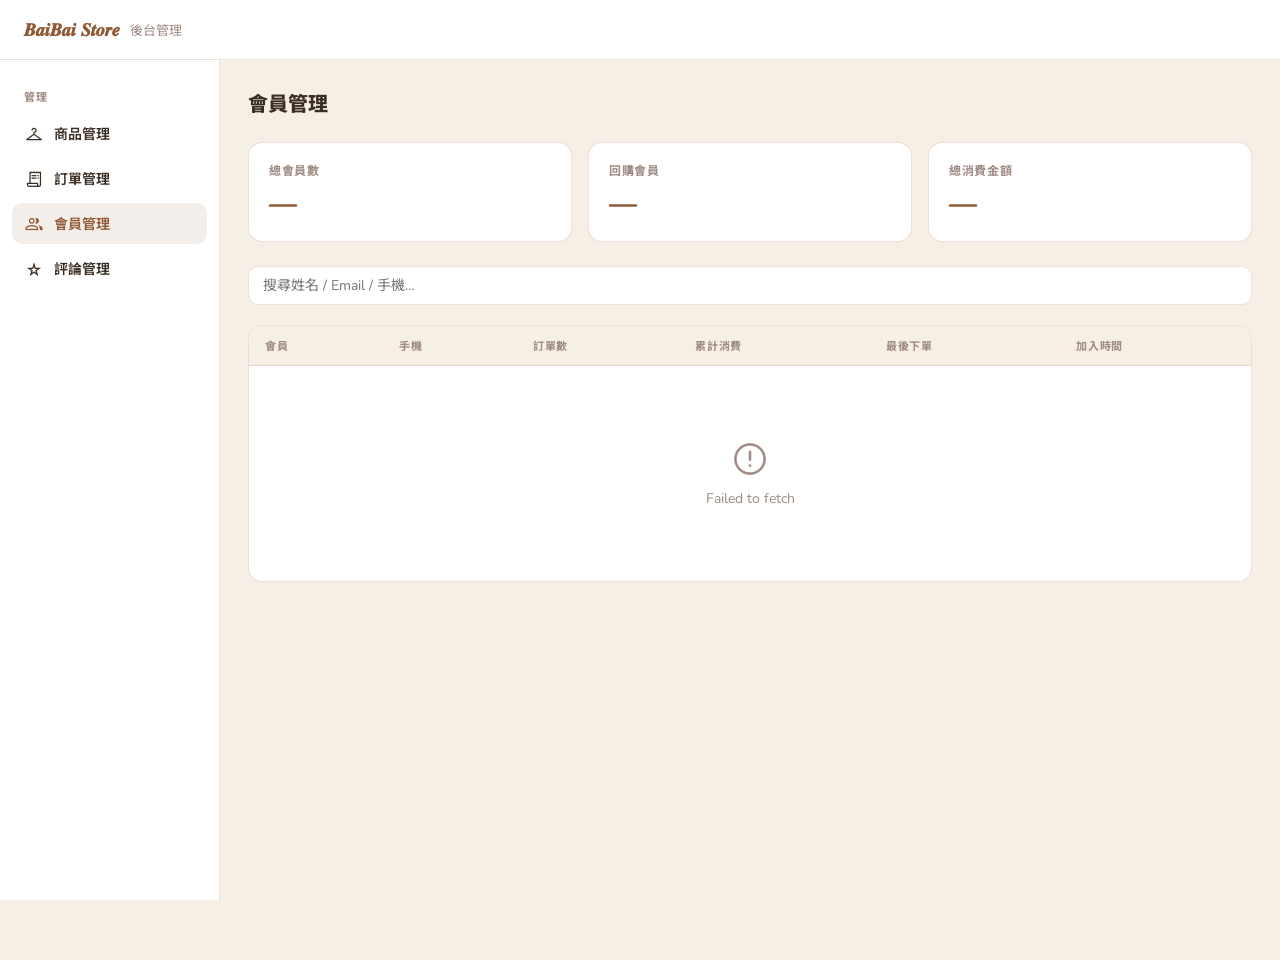
<file: admin/members.html>
<!DOCTYPE html>
<html lang="zh-Hant">
<head>
  <meta charset="utf-8">
  <meta name="viewport" content="width=device-width, initial-scale=1.0">
  <title>會員管理｜後台</title>
  <link rel="preconnect" href="https://fonts.googleapis.com">
  <link rel="preconnect" href="https://fonts.gstatic.com" crossorigin>
  <link href="https://fonts.googleapis.com/css2?family=Nunito:wght@400;600;700;800&family=Noto+Sans+TC:wght@400;500;700&display=swap" rel="stylesheet">
  <link href="https://fonts.googleapis.com/css2?family=Material+Symbols+Outlined:wght,FILL@300,0&display=swap" rel="stylesheet">
  <style>
    *, *::before, *::after { box-sizing: border-box; margin: 0; padding: 0; }
    :root {
      --c-primary: #8f5935; --c-primary-dk: #754122;
      --c-surface: #FBF7F4; --c-body: #F5EFE6;
      --c-border: rgba(143,89,53,.18); --c-text: #3a2e24; --c-muted: #9E8B84;
      --c-danger: #c0392b; --c-success: #27ae60;
      --sidebar-w: 220px; --header-h: 60px;
    }
    html, body { height: 100%; }
    body { font-family: 'Nunito','Noto Sans TC',sans-serif; background: var(--c-body); color: var(--c-text); font-size: 14px; -webkit-font-smoothing: antialiased; }
    a { color: inherit; text-decoration: none; }
    button { font-family: inherit; cursor: pointer; }
    .material-symbols-outlined { font-variation-settings:'FILL' 0,'wght' 300,'GRAD' 0,'opsz' 24; vertical-align: middle; font-size: 20px; }

    .admin-header {
      position: fixed; top: 0; left: 0; right: 0; height: var(--header-h);
      background: #fff; border-bottom: 1px solid var(--c-border);
      display: flex; align-items: center; padding: 0 24px; gap: 16px; z-index: 100;
    }
    .admin-brand { font-weight: 800; font-size: 18px; color: var(--c-primary); display: flex; align-items: center; }
    .admin-brand span { font-weight: 400; font-size: 13px; color: var(--c-muted); }

    .admin-sidebar {
      position: fixed; top: var(--header-h); left: 0; bottom: 0;
      width: var(--sidebar-w); background: #fff; border-right: 1px solid var(--c-border);
      padding: 20px 12px; display: flex; flex-direction: column; gap: 4px;
    }
    .sidebar-label { font-size: 11px; font-weight: 700; letter-spacing: .08em; color: var(--c-muted); text-transform: uppercase; padding: 8px 12px 4px; }
    .sidebar-link { display: flex; align-items: center; gap: 10px; padding: 10px 12px; border-radius: 10px; font-weight: 600; color: var(--c-text); transition: background .15s; }
    .sidebar-link:hover { background: var(--c-body); }
    .sidebar-link.active { background: rgba(143,89,53,.1); color: var(--c-primary); }

    .admin-main { margin-top: var(--header-h); margin-left: var(--sidebar-w); padding: 28px; }
    .page-head { display: flex; align-items: center; gap: 12px; margin-bottom: 24px; }
    .page-title { font-size: 20px; font-weight: 800; }
    .page-count { font-size: 13px; color: var(--c-muted); font-weight: 600; }

    .toolbar { display: flex; align-items: center; gap: 10px; margin-bottom: 20px; flex-wrap: wrap; }
    .search-input {
      flex: 1; min-width: 200px; padding: 9px 14px;
      border: 1.5px solid var(--c-border); border-radius: 10px;
      background: #fff; font-family: inherit; font-size: 14px; color: var(--c-text); outline: none;
    }
    .search-input:focus { border-color: var(--c-primary); }

    .stats-row {
      display: grid; grid-template-columns: repeat(3, 1fr); gap: 16px; margin-bottom: 24px;
    }
    .stat-card {
      background: #fff; border-radius: 14px; border: 1px solid var(--c-border);
      padding: 18px 20px;
    }
    .stat-label { font-size: 12px; color: var(--c-muted); font-weight: 700; letter-spacing: .06em; text-transform: uppercase; }
    .stat-val { font-size: 28px; font-weight: 800; color: var(--c-primary); margin-top: 6px; }

    .table-wrap { background: #fff; border-radius: 14px; border: 1px solid var(--c-border); overflow: hidden; }
    table { width: 100%; border-collapse: collapse; }
    thead { background: var(--c-body); }
    th { padding: 11px 16px; text-align: left; font-size: 11px; font-weight: 700; letter-spacing: .06em; text-transform: uppercase; color: var(--c-muted); white-space: nowrap; }
    td { padding: 13px 16px; border-top: 1px solid var(--c-border); vertical-align: middle; }
    tr:hover td { background: rgba(143,89,53,.03); }

    .member-name { font-weight: 700; }
    .member-email { font-size: 13px; color: var(--c-muted); margin-top: 2px; }
    .badge-count {
      display: inline-flex; align-items: center; justify-content: center;
      background: rgba(143,89,53,.1); color: var(--c-primary);
      font-weight: 800; font-size: 13px;
      min-width: 28px; height: 24px; border-radius: 999px; padding: 0 8px;
    }
    .spent { font-weight: 700; color: var(--c-primary); }
    .date-cell { font-size: 12.5px; color: var(--c-muted); white-space: nowrap; }

    .empty-state { text-align: center; padding: 60px 20px; color: var(--c-muted); }
    .empty-state .material-symbols-outlined { font-size: 40px; display: block; margin-bottom: 10px; }

    .pagination {
      display: flex; align-items: center; justify-content: center;
      gap: 12px; padding: 16px 0 4px;
    }
    .pg-btn {
      display: flex; align-items: center; justify-content: center;
      width: 34px; height: 34px; border-radius: 8px;
      border: 1.5px solid var(--c-border); background: #fff;
      color: var(--c-text); cursor: pointer; transition: background .15s;
    }
    .pg-btn:hover:not(:disabled) { background: var(--c-body); }
    .pg-btn:disabled { opacity: .35; cursor: default; }
    .pg-info { font-size: 13px; font-weight: 600; color: var(--c-muted); }

    .toast {
      position: fixed; bottom: 24px; left: 50%; transform: translateX(-50%);
      background: var(--c-text); color: #fff; border-radius: 10px;
      padding: 10px 20px; font-size: 14px; font-weight: 600;
      opacity: 0; pointer-events: none; transition: opacity .3s; z-index: 999;
    }
    .toast.show { opacity: 1; }
  </style>
</head>
<body>

<header class="admin-header">
  <div class="admin-brand">𝑩𝒂𝒊𝑩𝒂𝒊 𝑺𝒕𝒐𝒓𝒆 &nbsp;<span>後台管理</span></div>
</header>

<aside class="admin-sidebar">
  <span class="sidebar-label">管理</span>
  <a class="sidebar-link" href="products.html">
    <span class="material-symbols-outlined">checkroom</span>商品管理
  </a>
  <a class="sidebar-link" href="orders.html">
    <span class="material-symbols-outlined">receipt_long</span>訂單管理
  </a>
  <a class="sidebar-link active" href="members.html">
    <span class="material-symbols-outlined">group</span>會員管理
  </a>
  <a class="sidebar-link" href="reviews.html">
    <span class="material-symbols-outlined">star_rate</span>評論管理
  </a>
</aside>

<main class="admin-main">
  <div class="page-head">
    <h1 class="page-title">會員管理</h1>
    <span class="page-count" id="page-count"></span>
  </div>

  <div class="stats-row">
    <div class="stat-card">
      <div class="stat-label">總會員數</div>
      <div class="stat-val" id="stat-total">—</div>
    </div>
    <div class="stat-card">
      <div class="stat-label">回購會員</div>
      <div class="stat-val" id="stat-repeat">—</div>
    </div>
    <div class="stat-card">
      <div class="stat-label">總消費金額</div>
      <div class="stat-val" id="stat-revenue">—</div>
    </div>
  </div>

  <div class="toolbar">
    <input class="search-input" type="search" id="search-input" placeholder="搜尋姓名 / Email / 手機…">
  </div>

  <div class="table-wrap">
    <table>
      <thead>
        <tr>
          <th>會員</th>
          <th>手機</th>
          <th>訂單數</th>
          <th>累計消費</th>
          <th>最後下單</th>
          <th>加入時間</th>
        </tr>
      </thead>
      <tbody id="members-tbody">
        <tr><td colspan="6"><div class="empty-state"><span class="material-symbols-outlined">hourglass_empty</span>載入中…</div></td></tr>
      </tbody>
    </table>
  </div>
  <div class="pagination" id="pagination"></div>
</main>

<div class="toast" id="toast"></div>

<script>
  const API = 'https://brand-api.crazyfunlife8.workers.dev';
  const PAGE_SIZE = 10;
  let members = [];
  let filteredList = [];
  let currentPage = 1;

  function fmtDate(str) {
    if (!str) return '—';
    const d = new Date(str.replace(' ', 'T') + (str.includes('T') ? '' : 'Z'));
    return d.toLocaleDateString('zh-TW', { timeZone: 'Asia/Taipei', year: 'numeric', month: '2-digit', day: '2-digit' });
  }

  function renderPage() {
    const tbody      = document.getElementById('members-tbody');
    const pagination = document.getElementById('pagination');
    const total      = filteredList.length;
    const totalPages = Math.max(1, Math.ceil(total / PAGE_SIZE));
    currentPage      = Math.min(currentPage, totalPages);
    const start      = (currentPage - 1) * PAGE_SIZE;
    const pageItems  = filteredList.slice(start, start + PAGE_SIZE);

    document.getElementById('page-count').textContent = `共 ${total} 筆`;

    if (!total) {
      tbody.innerHTML = `<tr><td colspan="6"><div class="empty-state"><span class="material-symbols-outlined">group</span>尚無符合的會員</div></td></tr>`;
      pagination.innerHTML = '';
      return;
    }

    tbody.innerHTML = pageItems.map(m => `
      <tr>
        <td>
          <div class="member-name">${m.name || '—'}</div>
          <div class="member-email">${m.email}</div>
        </td>
        <td>${m.phone || '—'}</td>
        <td><span class="badge-count">${m.order_count}</span></td>
        <td class="spent">NT$${Number(m.total_spent).toLocaleString()}</td>
        <td class="date-cell">${fmtDate(m.last_order_at)}</td>
        <td class="date-cell">${fmtDate(m.created_at)}</td>
      </tr>
    `).join('');

    pagination.innerHTML = totalPages <= 1 ? '' : `
      <button class="pg-btn" onclick="goPage(${currentPage - 1})" ${currentPage === 1 ? 'disabled' : ''}>
        <span class="material-symbols-outlined">chevron_left</span>
      </button>
      <span class="pg-info">第 ${currentPage} / ${totalPages} 頁</span>
      <button class="pg-btn" onclick="goPage(${currentPage + 1})" ${currentPage === totalPages ? 'disabled' : ''}>
        <span class="material-symbols-outlined">chevron_right</span>
      </button>
    `;
  }

  function goPage(n) {
    currentPage = n;
    renderPage();
  }

  function renderMembers(list) {
    filteredList = list;
    currentPage  = 1;
    renderPage();
  }

  async function loadMembers() {
    try {
      const res  = await fetch(`${API}/api/admin/members`, { credentials: 'include' });
      const data = await res.json();
      if (!data.ok) throw new Error(data.error);
      members = data.members;

      const repeat  = members.filter(m => m.order_count > 1).length;
      const revenue = members.reduce((s, m) => s + Number(m.total_spent), 0);
      document.getElementById('stat-total').textContent   = members.length;
      document.getElementById('stat-repeat').textContent  = repeat;
      document.getElementById('stat-revenue').textContent = 'NT$' + revenue.toLocaleString();

      renderMembers(members);
    } catch (err) {
      document.getElementById('members-tbody').innerHTML =
        `<tr><td colspan="6"><div class="empty-state"><span class="material-symbols-outlined">error</span>${err.message || '載入失敗'}</div></td></tr>`;
    }
  }

  document.getElementById('search-input').addEventListener('input', e => {
    const q = e.target.value.trim().toLowerCase();
    renderMembers(q ? members.filter(m =>
      (m.name  || '').toLowerCase().includes(q) ||
      (m.email || '').toLowerCase().includes(q) ||
      (m.phone || '').includes(q)
    ) : members);
  });

  loadMembers();
</script>
</body>
</html>
</file>
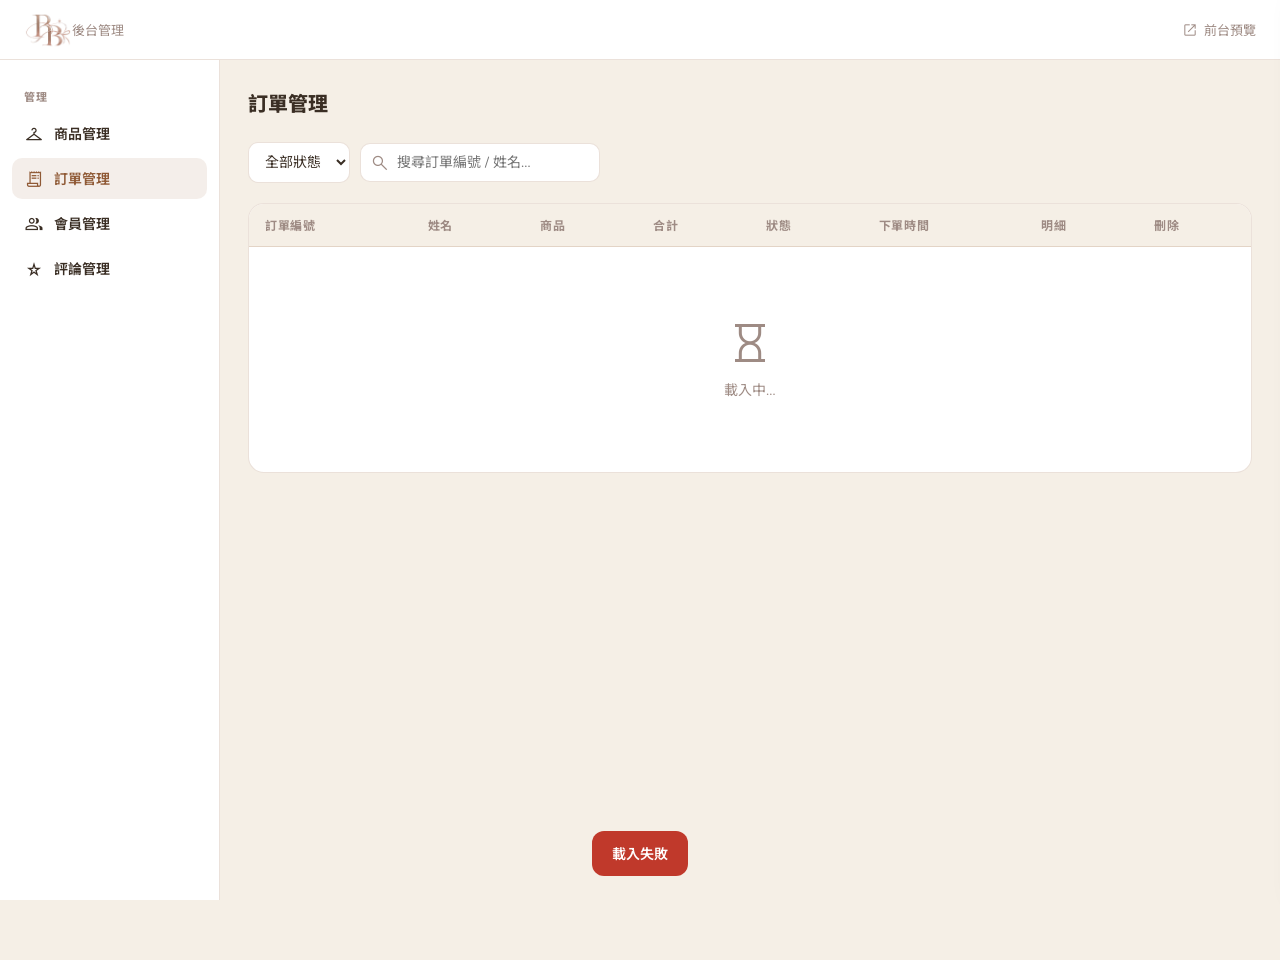
<file: admin/orders.html>
<!DOCTYPE html>
<html lang="zh-Hant">
<head>
  <meta charset="utf-8">
  <meta name="viewport" content="width=device-width, initial-scale=1.0">
  <title>訂單管理｜後台</title>
  <link rel="preconnect" href="https://fonts.googleapis.com">
  <link rel="preconnect" href="https://fonts.gstatic.com" crossorigin>
  <link href="https://fonts.googleapis.com/css2?family=Nunito:wght@400;600;700;800&family=Noto+Sans+TC:wght@400;500;700&display=swap" rel="stylesheet">
  <link href="https://fonts.googleapis.com/css2?family=Material+Symbols+Outlined:wght,FILL@300,0&display=swap" rel="stylesheet">
  <style>
    *, *::before, *::after { box-sizing: border-box; margin: 0; padding: 0; }
    :root {
      --c-primary: #8f5935; --c-primary-dk: #754122;
      --c-surface: #FBF7F4; --c-body: #F5EFE6;
      --c-border: rgba(143,89,53,.18); --c-text: #3a2e24; --c-muted: #9E8B84;
      --c-danger: #c0392b; --c-success: #27ae60;
      --sidebar-w: 220px; --header-h: 60px;
    }
    html, body { height: 100%; }
    body { font-family: 'Nunito','Noto Sans TC',sans-serif; background: var(--c-body); color: var(--c-text); font-size: 14px; -webkit-font-smoothing: antialiased; }
    a { color: inherit; text-decoration: none; }
    button { font-family: inherit; cursor: pointer; }
    .material-symbols-outlined { font-variation-settings:'FILL' 0,'wght' 300,'GRAD' 0,'opsz' 24; vertical-align: middle; font-size: 20px; }

    .admin-header {
      position: fixed; top: 0; left: 0; right: 0; height: var(--header-h);
      background: #fff; border-bottom: 1px solid var(--c-border);
      display: flex; align-items: center; padding: 0 24px; gap: 16px; z-index: 100;
    }
    .admin-brand { font-weight: 800; font-size: 18px; color: var(--c-primary); display: flex; align-items: center; }
    .admin-brand span { font-weight: 400; font-size: 13px; color: var(--c-muted); }

    .admin-sidebar {
      position: fixed; top: var(--header-h); left: 0; bottom: 0;
      width: var(--sidebar-w); background: #fff; border-right: 1px solid var(--c-border);
      padding: 20px 12px; display: flex; flex-direction: column; gap: 4px;
    }
    .sidebar-label { font-size: 11px; font-weight: 700; letter-spacing: .08em; color: var(--c-muted); text-transform: uppercase; padding: 8px 12px 4px; }
    .sidebar-link { display: flex; align-items: center; gap: 10px; padding: 10px 12px; border-radius: 10px; font-weight: 600; color: var(--c-text); transition: background .15s; }
    .sidebar-link:hover { background: var(--c-body); }
    .sidebar-link.active { background: rgba(143,89,53,.1); color: var(--c-primary); }

    .admin-main { margin-top: var(--header-h); margin-left: var(--sidebar-w); padding: 28px; }
    .page-head { display: flex; align-items: center; gap: 12px; margin-bottom: 24px; }
    .page-title { font-size: 20px; font-weight: 800; }

    .toolbar { display: flex; align-items: center; gap: 10px; margin-bottom: 20px; flex-wrap: wrap; }
    .filter-select { padding: 9px 12px; border: 1.5px solid var(--c-border); border-radius: 10px; background: #fff; font-family: inherit; font-size: 14px; color: var(--c-text); outline: none; cursor: pointer; }
    .filter-select:focus { border-color: var(--c-primary); }
    .search-wrap { position: relative; }
    .search-wrap .material-symbols-outlined { position: absolute; left: 10px; top: 50%; transform: translateY(-50%); color: var(--c-muted); pointer-events: none; }
    .search-input { padding: 9px 14px 9px 36px; border: 1.5px solid var(--c-border); border-radius: 10px; background: #fff; font-family: inherit; font-size: 14px; color: var(--c-text); outline: none; width: 240px; }
    .search-input:focus { border-color: var(--c-primary); }

    .table-wrap { background: #fff; border-radius: 16px; border: 1px solid var(--c-border); overflow: hidden; }
    table { width: 100%; border-collapse: collapse; }
    thead tr { background: var(--c-body); }
    th { text-align: left; padding: 12px 16px; font-size: 12px; font-weight: 700; letter-spacing: .05em; color: var(--c-muted); text-transform: uppercase; border-bottom: 1px solid var(--c-border); }
    td { padding: 12px 16px; border-bottom: 1px solid rgba(143,89,53,.07); vertical-align: middle; }
    tr:last-child td { border-bottom: none; }
    tr:hover td { background: var(--c-body); }

    .status-select {
      padding: 5px 10px; border-radius: 8px; border: 1.5px solid var(--c-border);
      font-family: inherit; font-size: 13px; font-weight: 700; cursor: pointer; outline: none;
    }
    .status-pending  { background: rgba(230,126,34,.12); color: #c0772a; border-color: rgba(230,126,34,.3); }
    .status-paid  { background: rgba(41,128,185,.12); color: #319fe9; border-color: rgba(41,128,185,.3); }
    .status-shipped  { background: rgba(41,128,185,.12); color: #094b77; border-color: rgba(41,128,185,.3); }
    .status-done     { background: rgba(39,174,96,.12);  color: #1e8449; border-color: rgba(39,174,96,.3); }
    .status-cancelled{ background: rgba(192,57,43,.12);  color: #922b21; border-color: rgba(192,57,43,.3); }

    .item-list { font-size: 12px; color: var(--c-muted); max-width: 200px; white-space: nowrap; overflow: hidden; text-overflow: ellipsis; }

    .btn { display: inline-flex; align-items: center; gap: 6px; padding: 6px 12px; border-radius: 8px; font-size: 13px; font-weight: 700; border: none; transition: opacity .15s; cursor: pointer; }
    .btn:hover { opacity: .85; }
    .btn-outline { background: #fff; color: var(--c-text); border: 1.5px solid var(--c-border); }
    .btn-danger  { background: rgba(192,57,43,.1); color: var(--c-danger); border: 1.5px solid rgba(192,57,43,.25); }

    .empty-state { text-align: center; padding: 60px 20px; color: var(--c-muted); }
    .empty-state .material-symbols-outlined { font-size: 48px; display: block; margin-bottom: 12px; }

    /* Detail drawer */
    .drawer-overlay { position: fixed; inset: 0; background: rgba(0,0,0,.4); z-index: 200; display: none; }
    .drawer-overlay.open { display: block; }
    .order-drawer {
      position: fixed; top: 0; right: -480px; bottom: 0; width: 460px;
      background: #fff; z-index: 201; padding: 28px;
      overflow-y: auto; transition: right .3s ease;
      box-shadow: -4px 0 24px rgba(0,0,0,.1);
    }
    .order-drawer.open { right: 0; }
    .drawer-head { display: flex; align-items: center; gap: 10px; margin-bottom: 24px; }
    .drawer-title { font-size: 17px; font-weight: 800; }
    .drawer-close { margin-left: auto; background: none; border: none; color: var(--c-muted); cursor: pointer; padding: 4px; border-radius: 8px; }
    .drawer-close:hover { background: var(--c-body); }
    .detail-section { margin-bottom: 20px; }
    .detail-label { font-size: 11px; font-weight: 700; letter-spacing: .08em; color: var(--c-muted); text-transform: uppercase; margin-bottom: 10px; }
    .detail-row { display: flex; justify-content: space-between; padding: 7px 0; border-bottom: 1px solid rgba(143,89,53,.07); font-size: 13px; }
    .detail-row:last-child { border-bottom: none; }
    .detail-row .label { color: var(--c-muted); }
    .detail-row .val { font-weight: 600; }
    .item-card { display: flex; gap: 10px; padding: 10px 0; border-bottom: 1px solid rgba(143,89,53,.07); }
    .item-card:last-child { border-bottom: none; }
    .item-card-name { font-size: 13px; font-weight: 700; }
    .item-card-meta { font-size: 12px; color: var(--c-muted); margin-top: 2px; }
    .item-card-price { margin-left: auto; font-size: 14px; font-weight: 700; color: var(--c-primary); white-space: nowrap; }

    #toast { position: fixed; bottom: 24px; left: 50%; transform: translateX(-50%) translateY(80px); background: var(--c-text); color: #fff; padding: 12px 20px; border-radius: 12px; font-size: 14px; font-weight: 600; z-index: 999; transition: transform .3s, opacity .3s; opacity: 0; white-space: nowrap; }
    #toast.show { transform: translateX(-50%) translateY(0); opacity: 1; }
    #toast.error { background: var(--c-danger); }

    .pagination { display: flex; align-items: center; justify-content: center; gap: 12px; padding: 16px 0 4px; }
    .pg-btn { display: flex; align-items: center; justify-content: center; width: 34px; height: 34px; border-radius: 8px; border: 1.5px solid var(--c-border); background: #fff; color: var(--c-text); cursor: pointer; transition: background .15s; }
    .pg-btn:hover:not(:disabled) { background: var(--c-body); }
    .pg-btn:disabled { opacity: .35; cursor: default; }
    .pg-info { font-size: 13px; font-weight: 600; color: var(--c-muted); }
  </style>
</head>
<body>

<!-- HEADER -->
<header class="admin-header">
  <div class="admin-brand"><img src="../image/logo_mark.png" alt="品牌" style="height:48px;width:auto;vertical-align:middle;"><span>後台管理</span></div>
  <div style="flex:1"></div>
  <a href="../index.html" target="_blank" style="display:flex;align-items:center;gap:6px;color:var(--c-muted);font-size:13px">
    <span class="material-symbols-outlined" style="font-size:16px">open_in_new</span>前台預覽
  </a>
</header>

<!-- SIDEBAR -->
<nav class="admin-sidebar">
  <span class="sidebar-label">管理</span>
  <a class="sidebar-link" href="products.html">
    <span class="material-symbols-outlined">checkroom</span>商品管理
  </a>
  <a class="sidebar-link active" href="orders.html">
    <span class="material-symbols-outlined">receipt_long</span>訂單管理
  </a>
  <a class="sidebar-link" href="members.html">
    <span class="material-symbols-outlined">group</span>會員管理
  </a>
  <a class="sidebar-link" href="reviews.html">
    <span class="material-symbols-outlined">star_rate</span>評論管理
  </a>
</nav>

<!-- MAIN -->
<main class="admin-main">
  <div class="page-head">
    <h1 class="page-title">訂單管理</h1>
  </div>

  <div class="toolbar">
    <select class="filter-select" onchange="filterByStatus(this.value)">
      <option value="">全部狀態</option>
      <option value="pending">待付款</option>
      <option value="paid">已付款</option>
      <option value="shipped">已出貨</option>
      <option value="done">已完成</option>
      <option value="cancelled">已取消</option>
    </select>
    <div class="search-wrap">
      <span class="material-symbols-outlined">search</span>
      <input class="search-input" type="search" placeholder="搜尋訂單編號 / 姓名…"
             oninput="searchOrders(this.value)">
    </div>
    <span id="order-count" style="font-size:13px;color:var(--c-muted)"></span>
  </div>

  <div class="table-wrap">
    <table>
      <thead>
        <tr>
          <th>訂單編號</th>
          <th>姓名</th>
          <th>商品</th>
          <th>合計</th>
          <th>狀態</th>
          <th>下單時間</th>
          <th>明細</th>
          <th>刪除</th>
        </tr>
      </thead>
      <tbody id="order-tbody">
        <tr><td colspan="8"><div class="empty-state"><span class="material-symbols-outlined">hourglass_empty</span>載入中…</div></td></tr>
      </tbody>
    </table>
  </div>
  <div class="pagination" id="pagination"></div>
</main>

<!-- Order detail drawer -->
<div class="drawer-overlay" id="drawer-overlay" onclick="closeDrawer()"></div>
<div class="order-drawer" id="order-drawer">
  <div class="drawer-head">
    <h2 class="drawer-title" id="drawer-order-no">訂單明細</h2>
    <button class="drawer-close" onclick="closeDrawer()"><span class="material-symbols-outlined">close</span></button>
  </div>
  <div id="drawer-content"></div>
</div>

<div id="toast"></div>

<script>
  const API = 'https://brand-api.crazyfunlife8.workers.dev';
  const PAGE_SIZE = 20;

  const STATUS_LABEL = { pending:'待付款', paid:'已付款', shipped:'已出貨', done:'已完成', cancelled:'已取消' };
  let orders = [];
  let filteredList = [];
  let currentPage = 1;
  let _statusFilter = '';
  let _searchQuery  = '';

  async function loadOrders() {
    try {
      const res  = await fetch(`${API}/api/admin/orders`, { credentials: 'include' });
      const data = await res.json();
      orders = data.orders || [];
      currentPage = 1;
      renderPage();
    } catch {
      showToast('載入失敗', true);
    }
  }

  function renderPage() {
    filteredList = orders.filter(o => {
      const matchStatus = !_statusFilter || o.status === _statusFilter;
      const matchSearch = !_searchQuery  ||
        o.order_no.toLowerCase().includes(_searchQuery) ||
        o.name.toLowerCase().includes(_searchQuery);
      return matchStatus && matchSearch;
    });

    const total      = filteredList.length;
    const totalPages = Math.max(1, Math.ceil(total / PAGE_SIZE));
    currentPage      = Math.min(currentPage, totalPages);
    const start      = (currentPage - 1) * PAGE_SIZE;
    const pageItems  = filteredList.slice(start, start + PAGE_SIZE);

    document.getElementById('order-count').textContent = `共 ${total} 筆`;

    const tbody = document.getElementById('order-tbody');
    if (!total) {
      tbody.innerHTML = `<tr><td colspan="8"><div class="empty-state"><span class="material-symbols-outlined">receipt_long</span>沒有符合的訂單</div></td></tr>`;
      document.getElementById('pagination').innerHTML = '';
      return;
    }

    tbody.innerHTML = pageItems.map(o => {
      const itemNames = o.items.map(i => i.name).join('、');
      const statusCls = `status-${o.status}`;
      const statusOpts = Object.entries(STATUS_LABEL).map(([val, label]) =>
        `<option value="${val}" ${o.status === val ? 'selected' : ''}>${label}</option>`
      ).join('');
      return `
        <tr>
          <td style="font-weight:700;font-size:13px">${o.order_no}</td>
          <td>${o.name}<br><span style="font-size:12px;color:var(--c-muted)">${o.phone}</span></td>
          <td><div class="item-list">${itemNames}</div></td>
          <td style="font-weight:700;color:var(--c-primary)">NT$${o.total.toLocaleString()}</td>
          <td>
            <select class="status-select ${statusCls}"
                    onchange="updateStatus('${o.order_no}', this)">
              ${statusOpts}
            </select>
          </td>
          <td style="font-size:12px;color:var(--c-muted)">${o.created_at?.slice(0,16) || ''}</td>
          <td>
            <button class="btn btn-outline" onclick="openDrawer('${o.order_no}')">
              <span class="material-symbols-outlined" style="font-size:16px">visibility</span>查看
            </button>
          </td>
          <td>
            <button class="btn btn-danger" onclick="deleteOrder('${o.order_no}')">
              <span class="material-symbols-outlined" style="font-size:16px">delete</span>刪除
            </button>
          </td>
        </tr>`;
    }).join('');

    document.getElementById('pagination').innerHTML = totalPages <= 1 ? '' : `
      <button class="pg-btn" onclick="goPage(${currentPage - 1})" ${currentPage === 1 ? 'disabled' : ''}>
        <span class="material-symbols-outlined">chevron_left</span>
      </button>
      <span class="pg-info">第 ${currentPage} / ${totalPages} 頁</span>
      <button class="pg-btn" onclick="goPage(${currentPage + 1})" ${currentPage === totalPages ? 'disabled' : ''}>
        <span class="material-symbols-outlined">chevron_right</span>
      </button>
    `;
  }

  function goPage(n) {
    currentPage = n;
    renderPage();
  }

  async function updateStatus(orderNo, select) {
    const status = select.value;
    select.className = `status-select status-${status}`;
    try {
      const res  = await fetch(`${API}/api/admin/orders/${orderNo}`, {
        method: 'PUT', credentials: 'include',
        headers: { 'Content-Type': 'application/json' },
        body: JSON.stringify({ status }),
      });
      const data = await res.json();
      if (!data.ok) throw new Error(data.error);
      const o = orders.find(x => x.order_no === orderNo);
      if (o) o.status = status;
      renderPage();
      showToast(`訂單 ${orderNo} 已更新為「${STATUS_LABEL[status]}」`);
    } catch (err) {
      showToast(err.message || '更新失敗', true);
    }
  }

  function filterByStatus(val) {
    _statusFilter = val;
    currentPage = 1;
    renderPage();
  }

  function searchOrders(q) {
    _searchQuery = q.toLowerCase();
    currentPage = 1;
    renderPage();
  }

  function openDrawer(orderNo) {
    const o = orders.find(x => x.order_no === orderNo);
    if (!o) return;
    document.getElementById('drawer-order-no').textContent = o.order_no;
    document.getElementById('drawer-content').innerHTML = `
      <div class="detail-section">
        <p class="detail-label">收件資訊</p>
        <div class="detail-row"><span class="label">姓名</span><span class="val">${o.name}</span></div>
        <div class="detail-row"><span class="label">手機</span><span class="val">${o.phone}</span></div>
        <div class="detail-row"><span class="label">Email</span><span class="val">${o.email || '—'}</span></div>
        <div class="detail-row"><span class="label">地址</span><span class="val">${o.address}</span></div>
        <div class="detail-row"><span class="label">備註</span><span class="val">${o.note || '—'}</span></div>
      </div>
      <div class="detail-section">
        <p class="detail-label">購買商品</p>
        ${o.items.map(item => `
          <div class="item-card">
            <div style="flex:1">
              <p class="item-card-name">${item.name}</p>
              <p class="item-card-meta">${[item.color,item.size].filter(Boolean).join(' / ')} × ${item.qty}</p>
            </div>
            <span class="item-card-price">NT$${(item.price * item.qty).toLocaleString()}</span>
          </div>`).join('')}
      </div>
      <div class="detail-section">
        <p class="detail-label">金額</p>
        <div class="detail-row"><span class="label">商品小計</span><span class="val">NT$${o.subtotal.toLocaleString()}</span></div>
        <div class="detail-row"><span class="label">運費</span><span class="val">${o.shipping_fee === 0 ? '免運' : 'NT$'+o.shipping_fee}</span></div>
        <div class="detail-row" style="font-size:16px"><span class="label" style="font-weight:700">合計</span><span class="val" style="color:var(--c-primary)">NT$${o.total.toLocaleString()}</span></div>
      </div>`;

    document.getElementById('drawer-overlay').classList.add('open');
    document.getElementById('order-drawer').classList.add('open');
  }

  function closeDrawer() {
    document.getElementById('drawer-overlay').classList.remove('open');
    document.getElementById('order-drawer').classList.remove('open');
  }

  async function deleteOrder(orderNo) {
    if (!confirm(`確定要刪除訂單 ${orderNo}？\n此操作無法復原。`)) return;
    try {
      const res  = await fetch(`${API}/api/admin/orders/${orderNo}`, {
        method: 'DELETE', credentials: 'include',
      });
      const data = await res.json();
      if (!data.ok) throw new Error(data.error);
      orders = orders.filter(o => o.order_no !== orderNo);
      renderPage();
      showToast(`訂單 ${orderNo} 已刪除`);
    } catch (err) {
      showToast(err.message || '刪除失敗', true);
    }
  }

  let _toastTimer;
  function showToast(msg, isError = false) {
    const el = document.getElementById('toast');
    el.textContent = msg;
    el.className = 'show' + (isError ? ' error' : '');
    clearTimeout(_toastTimer);
    _toastTimer = setTimeout(() => el.className = '', 2800);
  }

  loadOrders();
</script>
</body>
</html>
</file>
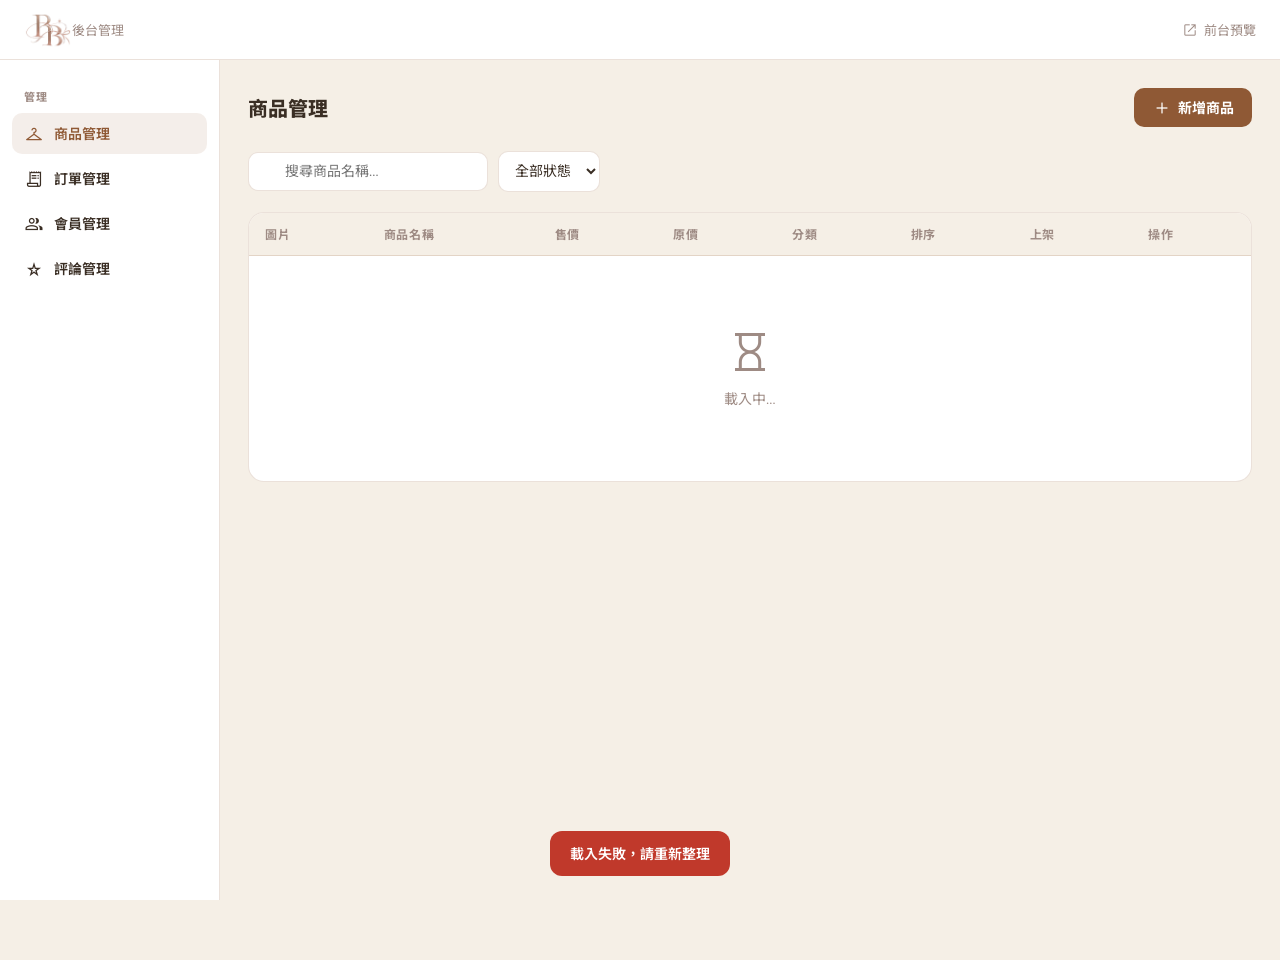
<file: admin/products.html>
<!DOCTYPE html>
<html lang="zh-Hant">
<head>
  <meta charset="utf-8">
  <meta name="viewport" content="width=device-width, initial-scale=1.0">
  <title>商品管理｜後台</title>
  <link rel="preconnect" href="https://fonts.googleapis.com">
  <link rel="preconnect" href="https://fonts.gstatic.com" crossorigin>
  <link href="https://fonts.googleapis.com/css2?family=Nunito:wght@400;600;700;800&family=Noto+Sans+TC:wght@400;500;700&display=swap" rel="stylesheet">
  <link href="https://fonts.googleapis.com/css2?family=Material+Symbols+Outlined:wght,FILL@300,0&display=swap" rel="stylesheet">
  <style>
    *, *::before, *::after { box-sizing: border-box; margin: 0; padding: 0; }
    :root {
      --c-primary: #8f5935;
      --c-primary-dk: #754122;
      --c-surface: #FBF7F4;
      --c-body: #F5EFE6;
      --c-border: rgba(143,89,53,.18);
      --c-text: #3a2e24;
      --c-muted: #9E8B84;
      --c-danger: #c0392b;
      --c-success: #27ae60;
      --sidebar-w: 220px;
      --header-h: 60px;
    }
    html, body { height: 100%; }
    body {
      font-family: 'Nunito', 'Noto Sans TC', sans-serif;
      background: var(--c-body);
      color: var(--c-text);
      font-size: 14px;
      -webkit-font-smoothing: antialiased;
    }
    a { color: inherit; text-decoration: none; }
    button { font-family: inherit; cursor: pointer; }
    img { display: block; max-width: 100%; }
    .material-symbols-outlined { font-variation-settings: 'FILL' 0,'wght' 300,'GRAD' 0,'opsz' 24; vertical-align: middle; font-size: 20px; }

    /* ── Layout ── */
    .admin-header {
      position: fixed; top: 0; left: 0; right: 0; height: var(--header-h);
      background: #fff; border-bottom: 1px solid var(--c-border);
      display: flex; align-items: center; padding: 0 24px;
      gap: 16px; z-index: 100;
    }
    .admin-brand { font-weight: 800; font-size: 18px; color: var(--c-primary); display: flex; align-items: center; }
    .admin-brand span { font-weight: 400; font-size: 13px; color: var(--c-muted);}
    .header-spacer { flex: 1; }

    .admin-sidebar {
      position: fixed; top: var(--header-h); left: 0; bottom: 0;
      width: var(--sidebar-w);
      background: #fff; border-right: 1px solid var(--c-border);
      padding: 20px 12px;
      display: flex; flex-direction: column; gap: 4px;
    }
    .sidebar-label {
      font-size: 11px; font-weight: 700; letter-spacing: .08em;
      color: var(--c-muted); text-transform: uppercase;
      padding: 8px 12px 4px;
    }
    .sidebar-link {
      display: flex; align-items: center; gap: 10px;
      padding: 10px 12px; border-radius: 10px;
      font-weight: 600; color: var(--c-text);
      transition: background .15s;
    }
    .sidebar-link:hover { background: var(--c-body); }
    .sidebar-link.active { background: rgba(143,89,53,.1); color: var(--c-primary); }

    .admin-main {
      margin-top: var(--header-h);
      margin-left: var(--sidebar-w);
      padding: 28px;
      min-height: calc(100vh - var(--header-h));
    }

    /* ── Page header ── */
    .page-head {
      display: flex; align-items: center; gap: 12px;
      margin-bottom: 24px;
    }
    .page-title { font-size: 20px; font-weight: 800; }
    .page-head-spacer { flex: 1; }

    /* ── Search & filter bar ── */
    .toolbar {
      display: flex; align-items: center; gap: 10px;
      margin-bottom: 20px; flex-wrap: wrap;
    }
    .search-input {
      padding: 9px 14px 9px 36px;
      border: 1.5px solid var(--c-border);
      border-radius: 10px; background: #fff;
      font-family: inherit; font-size: 14px; color: var(--c-text);
      outline: none; width: 240px;
      transition: border-color .2s;
      position: relative;
    }
    .search-input:focus { border-color: var(--c-primary); }
    .search-wrap { position: relative; }
    .search-wrap .material-symbols-outlined {
      position: absolute; left: 10px; top: 50%; transform: translateY(-50%);
      color: var(--c-muted); pointer-events: none;
    }
    .filter-select {
      padding: 9px 12px;
      border: 1.5px solid var(--c-border); border-radius: 10px;
      background: #fff; font-family: inherit; font-size: 14px;
      color: var(--c-text); outline: none; cursor: pointer;
    }
    .filter-select:focus { border-color: var(--c-primary); }

    /* ── Btn ── */
    .btn {
      display: inline-flex; align-items: center; gap: 6px;
      padding: 9px 18px; border-radius: 10px;
      font-size: 14px; font-weight: 700; border: none;
      transition: opacity .15s, transform .1s;
    }
    .btn:hover { opacity: .88; }
    .btn:active { transform: scale(.97); }
    .btn-primary { background: var(--c-primary); color: #fff; }
    .btn-outline { background: #fff; color: var(--c-text); border: 1.5px solid var(--c-border); }
    .btn-danger  { background: var(--c-danger); color: #fff; }
    .btn-sm { padding: 6px 12px; font-size: 13px; border-radius: 8px; }

    /* ── Product table ── */
    .table-wrap {
      background: #fff; border-radius: 16px;
      border: 1px solid var(--c-border);
      overflow: hidden;
    }
    table { width: 100%; border-collapse: collapse; }
    thead tr { background: var(--c-body); }
    th {
      text-align: left; padding: 12px 16px;
      font-size: 12px; font-weight: 700; letter-spacing: .05em;
      color: var(--c-muted); text-transform: uppercase;
      border-bottom: 1px solid var(--c-border);
    }
    td { padding: 12px 16px; border-bottom: 1px solid rgba(143,89,53,.07); vertical-align: middle; }
    tr:last-child td { border-bottom: none; }
    tr:hover td { background: var(--c-body); }

    .td-thumb {
      width: 52px; height: 64px;
      border-radius: 8px; object-fit: cover;
      background: var(--c-body);
    }
    .td-thumb-placeholder {
      width: 52px; height: 64px;
      border-radius: 8px; background: var(--c-body);
      display: flex; align-items: center; justify-content: center;
      color: var(--c-muted);
    }
    .td-name { font-weight: 700; }
    .td-cat  { font-size: 12px; color: var(--c-muted); margin-top: 2px; }

    /* Toggle switch */
    .toggle { position: relative; display: inline-block; width: 48px; height: 26px; flex-shrink: 0; }
    .toggle input { position: absolute; opacity: 0; pointer-events: none; width: 100%; height: 100%; margin: 0; }
    .toggle-slider {
      position: absolute; inset: 0;
      background: #d9534f; border-radius: 99px; cursor: pointer;
      transition: background .25s;
      box-shadow: inset 0 1px 3px rgba(0,0,0,.2);
    }
    .toggle-slider::before {
      content: ''; position: absolute;
      width: 20px; height: 20px; border-radius: 50%; background: #fff;
      top: 3px; left: 3px; transition: transform .25s;
      box-shadow: 0 1px 4px rgba(0,0,0,.25);
    }
    .toggle input:checked ~ .toggle-slider { background: var(--c-success); }
    .toggle input:checked ~ .toggle-slider::before { transform: translateX(22px); }

    .action-btns { display: flex; gap: 6px; align-items: center; }

    .empty-state {
      text-align: center; padding: 60px 20px;
      color: var(--c-muted);
    }
    .empty-state .material-symbols-outlined { font-size: 48px; display: block; margin-bottom: 12px; }

    /* ── Modal ── */
    .modal-overlay {
      position: fixed; inset: 0;
      background: rgba(0,0,0,.45);
      z-index: 200; display: none;
      align-items: flex-start; justify-content: center;
      padding: 40px 16px;
      overflow-y: auto;
    }
    .modal-overlay.open { display: flex; }

    .modal {
      background: #fff; border-radius: 20px;
      width: 100%; max-width: 680px;
      padding: 32px;
      position: relative;
      margin: auto;
    }
    .modal-head {
      display: flex; align-items: center; gap: 12px;
      margin-bottom: 28px;
    }
    .modal-title { font-size: 18px; font-weight: 800; }
    .modal-close {
      margin-left: auto; background: none; border: none;
      color: var(--c-muted); cursor: pointer; padding: 4px;
      border-radius: 8px; transition: background .15s;
    }
    .modal-close:hover { background: var(--c-body); }

    /* Form */
    .form-grid { display: grid; grid-template-columns: 1fr 1fr; gap: 16px; }
    .form-grid .full { grid-column: 1 / -1; }
    .form-field { display: flex; flex-direction: column; gap: 6px; }
    .form-label { font-size: 13px; font-weight: 700; color: var(--c-text); }
    .form-label .req { color: var(--c-danger); }
    .form-input {
      padding: 10px 12px;
      border: 1.5px solid var(--c-border); border-radius: 10px;
      background: var(--c-surface); font-family: inherit;
      font-size: 14px; color: var(--c-text); outline: none;
      transition: border-color .2s;
    }
    .form-input:focus { border-color: var(--c-primary); }
    textarea.form-input { resize: vertical; min-height: 80px; }
    select.form-input { cursor: pointer; }

    /* Tag input */
    .tag-input-wrap {
      display: flex; flex-wrap: wrap; gap: 6px; align-items: center;
      padding: 8px 10px;
      border: 1.5px solid var(--c-border); border-radius: 10px;
      background: var(--c-surface); cursor: text;
      min-height: 44px;
      transition: border-color .2s;
    }
    .tag-input-wrap:focus-within { border-color: var(--c-primary); }
    .tag {
      display: inline-flex; align-items: center; gap: 4px;
      padding: 3px 10px; border-radius: 99px;
      background: rgba(143,89,53,.12); color: var(--c-primary);
      font-size: 12px; font-weight: 700;
    }
    .tag-del {
      background: none; border: none; color: var(--c-primary);
      cursor: pointer; padding: 0; line-height: 1; font-size: 14px;
    }
    .tag-input {
      border: none; outline: none; background: none;
      font-family: inherit; font-size: 13px; min-width: 60px; flex: 1;
    }
    .form-hint { font-size: 12px; color: var(--c-muted); margin-top: 2px; }

    /* Image upload */
    .upload-area {
      border: 2px dashed var(--c-border); border-radius: 14px;
      padding: 28px; text-align: center;
      cursor: pointer; transition: border-color .2s, background .2s;
      background: var(--c-surface);
    }
    .upload-area:hover, .upload-area.drag-over {
      border-color: var(--c-primary);
      background: rgba(143,89,53,.04);
    }
    .upload-area .material-symbols-outlined { font-size: 36px; color: var(--c-muted); margin-bottom: 8px; display: block; }
    .upload-area p { font-size: 14px; color: var(--c-muted); }
    .upload-area strong { color: var(--c-primary); }
    #file-input { display: none; }

    .img-previews {
      display: flex; flex-wrap: wrap; gap: 10px; margin-top: 12px;
    }
    .img-preview-item {
      position: relative; width: 88px; height: 110px;
      border-radius: 10px; overflow: hidden;
      border: 2px solid var(--c-border); background: var(--c-body);
    }
    .img-preview-item img { width: 100%; height: 100%; object-fit: cover; }
    .img-preview-del {
      position: absolute; top: 4px; right: 4px;
      background: rgba(0,0,0,.55); color: #fff; border: none;
      border-radius: 50%; width: 22px; height: 22px;
      display: flex; align-items: center; justify-content: center;
      cursor: pointer; font-size: 14px; line-height: 1;
    }
    .img-preview-del:hover { background: var(--c-danger); }
    .img-preview-uploading {
      position: absolute; inset: 0;
      background: rgba(255,255,255,.75);
      display: flex; align-items: center; justify-content: center;
    }
    .spinner {
      width: 22px; height: 22px;
      border: 3px solid rgba(143,89,53,.2);
      border-top-color: var(--c-primary);
      border-radius: 50%;
      animation: spin .7s linear infinite;
    }
    @keyframes spin { to { transform: rotate(360deg); } }

    /* Modal footer */
    .modal-foot {
      display: flex; gap: 10px; justify-content: flex-end;
      margin-top: 28px; padding-top: 20px;
      border-top: 1px solid var(--c-border);
    }

    /* Toast */
    /* ── Category dropdown ── */
    .cat-dropdown { position: relative; }
    .cat-trigger {
      display: flex; align-items: center; justify-content: space-between;
      padding: 10px 12px;
      border: 1.5px solid var(--c-border); border-radius: 10px;
      background: var(--c-surface); cursor: pointer;
      font-family: inherit; font-size: 14px; color: var(--c-text);
      width: 100%; text-align: left;
      transition: border-color .2s;
    }
    .cat-trigger:focus, .cat-trigger.open { border-color: var(--c-primary); outline: none; }
    .cat-trigger-label { flex: 1; white-space: nowrap; overflow: hidden; text-overflow: ellipsis; }
    .cat-trigger .material-symbols-outlined { font-size: 18px; color: var(--c-muted); transition: transform .2s; flex-shrink: 0; }
    .cat-trigger.open .material-symbols-outlined { transform: rotate(180deg); }

    .cat-panel {
      display: none; position: absolute; top: calc(100% + 6px); left: 0; right: 0;
      background: #fff; border: 1.5px solid var(--c-border); border-radius: 12px;
      padding: 12px; z-index: 50;
      box-shadow: 0 8px 24px rgba(0,0,0,.1);
      max-height: 320px; overflow-y: auto;
    }
    .cat-panel.open { display: block; }

    .cat-group { margin-bottom: 6px; }
    .cat-parent-row {
      display: flex; align-items: center; gap: 8px;
      padding: 7px 8px; border-radius: 8px; cursor: pointer;
      font-weight: 700; font-size: 13px;
      transition: background .15s;
    }
    .cat-parent-row:hover { background: var(--c-body); }
    .cat-children { padding-left: 28px; }
    .cat-child-row {
      display: flex; align-items: center; gap: 8px;
      padding: 5px 8px; border-radius: 6px; cursor: pointer;
      font-size: 13px; color: var(--c-muted);
      transition: background .15s;
    }
    .cat-child-row:hover { background: var(--c-body); color: var(--c-text); }
    .cat-standalone {
      display: flex; align-items: center; gap: 8px;
      padding: 7px 8px; border-radius: 8px; cursor: pointer;
      font-weight: 700; font-size: 13px;
      transition: background .15s; margin-bottom: 4px;
    }
    .cat-standalone:hover { background: var(--c-body); }
    .cat-divider { border: none; border-top: 1px solid var(--c-border); margin: 8px 0; }
    .cat-cb { width: 16px; height: 16px; accent-color: var(--c-primary); cursor: pointer; flex-shrink: 0; }

    #toast {
      position: fixed; bottom: 24px; left: 50%; transform: translateX(-50%) translateY(80px);
      background: var(--c-text); color: #fff;
      padding: 12px 20px; border-radius: 12px; font-size: 14px; font-weight: 600;
      z-index: 999; transition: transform .3s, opacity .3s; opacity: 0;
      white-space: nowrap;
    }
    #toast.show { transform: translateX(-50%) translateY(0); opacity: 1; }
    #toast.error { background: var(--c-danger); }
  </style>
</head>
<body>

<!-- HEADER -->
<header class="admin-header">
  <div class="admin-brand"><img src="../image/logo_mark.png" alt="品牌" style="height:48px;width:auto;vertical-align:middle;"><span>後台管理</span></div>
  <div class="header-spacer"></div>
  <a href="../index.html" target="_blank" style="display:flex;align-items:center;gap:6px;color:var(--c-muted);font-size:13px">
    <span class="material-symbols-outlined" style="font-size:16px">open_in_new</span>前台預覽
  </a>
</header>

<!-- SIDEBAR -->
<nav class="admin-sidebar">
  <span class="sidebar-label">管理</span>
  <a class="sidebar-link active" href="products.html">
    <span class="material-symbols-outlined">checkroom</span>商品管理
  </a>
  <a class="sidebar-link" href="orders.html">
    <span class="material-symbols-outlined">receipt_long</span>訂單管理
  </a>
  <a class="sidebar-link" href="members.html">
    <span class="material-symbols-outlined">group</span>會員管理
  </a>
  <a class="sidebar-link" href="reviews.html">
    <span class="material-symbols-outlined">star_rate</span>評論管理
  </a>
</nav>

<!-- MAIN -->
<main class="admin-main">
  <div class="page-head">
    <div>
      <h1 class="page-title">商品管理</h1>
    </div>
    <div class="page-head-spacer"></div>
    <button class="btn btn-primary" onclick="openModal()">
      <span class="material-symbols-outlined">add</span>新增商品
    </button>
  </div>

  <!-- Toolbar -->
  <div class="toolbar">
    <div class="search-wrap">
      <span class="material-symbols-outlined">search</span>
      <input class="search-input" type="search" placeholder="搜尋商品名稱…"
             oninput="filterTable(this.value)">
    </div>
    <select class="filter-select" onchange="filterStatus(this.value)">
      <option value="all">全部狀態</option>
      <option value="1">上架中</option>
      <option value="0">已下架</option>
    </select>
    <span id="product-count" style="font-size:13px;color:var(--c-muted);margin-left:4px"></span>
  </div>

  <!-- Table -->
  <div class="table-wrap">
    <table id="product-table">
      <thead>
        <tr>
          <th>圖片</th>
          <th>商品名稱</th>
          <th>售價</th>
          <th>原價</th>
          <th>分類</th>
          <th>排序</th>
          <th>上架</th>
          <th>操作</th>
        </tr>
      </thead>
      <tbody id="product-tbody">
        <tr>
          <td colspan="8">
            <div class="empty-state">
              <span class="material-symbols-outlined">hourglass_empty</span>
              載入中…
            </div>
          </td>
        </tr>
      </tbody>
    </table>
  </div>
</main>

<!-- MODAL -->
<div class="modal-overlay" id="modal-overlay" onclick="handleOverlayClick(event)">
  <div class="modal" id="modal">
    <div class="modal-head">
      <h2 class="modal-title" id="modal-title">新增商品</h2>
      <button class="modal-close" onclick="closeModal()">
        <span class="material-symbols-outlined">close</span>
      </button>
    </div>

    <form id="product-form" onsubmit="saveProduct(event)">
      <div class="form-grid">

        <!-- 商品名稱 -->
        <div class="form-field full">
          <label class="form-label">商品名稱 <span class="req">*</span></label>
          <input class="form-input" type="text" id="f-name" placeholder="例：軟糯針織上衣" required>
        </div>

        <!-- 價格 -->
        <div class="form-field">
          <label class="form-label">售價 <span class="req">*</span></label>
          <input class="form-input" type="number" id="f-price" min="0" required>
        </div>
        <div class="form-field">
          <label class="form-label">原價（劃線用，選填）</label>
          <input class="form-input" type="number" id="f-original-price" min="0">
        </div>

        <!-- 分類 -->
        <div class="form-field">
          <label class="form-label">分類標籤</label>
          <div class="cat-dropdown" id="cat-dropdown">
            <button type="button" class="cat-trigger" id="cat-trigger" onclick="toggleCatPanel()">
              <span class="cat-trigger-label" id="cat-trigger-label">請選擇分類…</span>
              <span class="material-symbols-outlined">expand_more</span>
            </button>
            <div class="cat-panel" id="cat-panel">

              <!-- 新品 -->
              <label class="cat-standalone">
                <input type="checkbox" class="cat-cb" value="new" onchange="onCatChange()"> 新品 .ᐟ.ᐟ
              </label>
              <hr class="cat-divider">

              <!-- TOP 上衣 -->
              <div class="cat-group">
                <label class="cat-parent-row">
                  <input type="checkbox" class="cat-cb cat-parent" data-group="top" value="top" onchange="onParentChange(this)"> TOP 上衣
                </label>
                <div class="cat-children">
                  <label class="cat-child-row"><input type="checkbox" class="cat-cb cat-child" data-parent="top" value="tshirt"     onchange="onChildChange(this)"> 短袖上衣</label>
                  <label class="cat-child-row"><input type="checkbox" class="cat-cb cat-child" data-parent="top" value="blouse"     onchange="onChildChange(this)"> 小吊帶</label>
                  <label class="cat-child-row"><input type="checkbox" class="cat-cb cat-child" data-parent="top" value="shortsleeve" onchange="onChildChange(this)"> 短版上衣</label>
                  <label class="cat-child-row"><input type="checkbox" class="cat-cb cat-child" data-parent="top" value="longsleeve" onchange="onChildChange(this)"> 長袖上衣</label>
                </div>
              </div>
              <hr class="cat-divider">

              <!-- BOTTOM 下著 -->
              <div class="cat-group">
                <label class="cat-parent-row">
                  <input type="checkbox" class="cat-cb cat-parent" data-group="bottom" value="bottom" onchange="onParentChange(this)"> BOTTOM 下著
                </label>
                <div class="cat-children">
                  <label class="cat-child-row"><input type="checkbox" class="cat-cb cat-child" data-parent="bottom" value="pants"    onchange="onChildChange(this)"> 長褲</label>
                  <label class="cat-child-row"><input type="checkbox" class="cat-cb cat-child" data-parent="bottom" value="shorts"   onchange="onChildChange(this)"> 短褲</label>
                  <label class="cat-child-row"><input type="checkbox" class="cat-cb cat-child" data-parent="bottom" value="skirt"    onchange="onChildChange(this)"> 短裙</label>
                  <label class="cat-child-row"><input type="checkbox" class="cat-cb cat-child" data-parent="bottom" value="longskirt" onchange="onChildChange(this)"> 長裙</label>
                </div>
              </div>
              <hr class="cat-divider">

              <!-- ACCESSORIES 配件 -->
              <div class="cat-group">
                <label class="cat-parent-row">
                  <input type="checkbox" class="cat-cb cat-parent" data-group="accessories" value="accessories" onchange="onParentChange(this)"> ACCESSORIES 配件
                </label>
                <div class="cat-children">
                  <label class="cat-child-row"><input type="checkbox" class="cat-cb cat-child" data-parent="accessories" value="cap"       onchange="onChildChange(this)"> 帽子</label>
                  <label class="cat-child-row"><input type="checkbox" class="cat-cb cat-child" data-parent="accessories" value="shoes"     onchange="onChildChange(this)"> 鞋子</label>
                  <label class="cat-child-row"><input type="checkbox" class="cat-cb cat-child" data-parent="accessories" value="necklace"  onchange="onChildChange(this)"> 項鍊</label>
                  <label class="cat-child-row"><input type="checkbox" class="cat-cb cat-child" data-parent="accessories" value="bracelet"  onchange="onChildChange(this)"> 手鍊</label>
                  <label class="cat-child-row"><input type="checkbox" class="cat-cb cat-child" data-parent="accessories" value="accessory" onchange="onChildChange(this)"> 小物</label>
                </div>
              </div>

            </div>
          </div>
        </div>

        <!-- 貨號字母 -->
        <div class="form-field">
          <label class="form-label">貨號字母</label>
          <select class="form-input" id="f-item-letter">
            <option value="">— 不設定 —</option>
          </select>
          <p class="form-hint">貨號 = 字母 + 商品編號，例如 A004</p>
        </div>

        <!-- Badge -->
        <div class="form-field">
          <label class="form-label">標籤徽章</label>
          <select class="form-input" id="f-badge">
            <option value="">無</option>
            <option value="new">NEW（新品）</option>
            <option value="hot">HOT（熱賣）</option>
          </select>
        </div>

        <!-- 排序 -->
        <div class="form-field">
          <label class="form-label">排序權重</label>
          <input class="form-input" type="number" id="f-sort" value="0" min="0">
          <p class="form-hint">數字越大越前面</p>
        </div>

        <!-- 上架 -->
        <div class="form-field" style="justify-content:flex-end;padding-bottom:4px">
          <label class="form-label">上架狀態</label>
          <div style="display:flex;align-items:center;gap:10px;margin-top:8px">
            <label class="toggle">
              <input type="checkbox" id="f-active" checked>
              <span class="toggle-slider"></span>
            </label>
            <span id="active-label" style="font-size:13px;color:var(--c-muted)">上架中</span>
          </div>
        </div>

        <!-- 顏色 -->
        <div class="form-field full">
          <label class="form-label">顏色選項</label>
          <div class="tag-input-wrap" id="color-tags">
            <input type="color" id="color-picker" value="#8f5935"
                   style="width:28px;height:28px;padding:0;border:none;border-radius:6px;cursor:pointer;flex-shrink:0">
            <input class="tag-input" id="color-input" type="text"
                   placeholder="顏色名稱後按 Enter"
                   onkeydown="addColorTag(event)">
          </div>
          <p class="form-hint">選色票後輸入顯示名稱，例：藍白條紋、珊瑚橘（按 Enter 新增）</p>
        </div>

        <!-- 尺寸 -->
        <div class="form-field full">
          <label class="form-label">尺寸選項</label>
          <div class="tag-input-wrap" id="size-tags" onclick="focusTagInput('size-input')">
            <input class="tag-input" id="size-input" type="text"
                   placeholder="輸入尺寸後按 Enter"
                   onkeydown="addTag(event,'size')">
          </div>
          <p class="form-hint">例：S、M、L、XL、F（自由填寫）</p>
        </div>

        <!-- 商品描述 -->
        <div class="form-field full">
          <label class="form-label">商品描述</label>
          <textarea class="form-input" id="f-desc" placeholder="材質、版型、穿搭建議等…"></textarea>
        </div>

        <!-- 圖片上傳 -->
        <div class="form-field full">
          <label class="form-label">商品圖片</label>
          <div class="upload-area" id="upload-area"
               onclick="document.getElementById('file-input').click()"
               ondragover="handleDragOver(event)"
               ondragleave="handleDragLeave(event)"
               ondrop="handleDrop(event)">
            <span class="material-symbols-outlined">cloud_upload</span>
            <p><strong>點擊選擇</strong> 或拖放圖片至此</p>
            <p style="font-size:12px;margin-top:4px">支援 JPG、PNG、WEBP，可多選</p>
          </div>
          <input type="file" id="file-input" accept="image/*" multiple
                 onchange="handleFileSelect(this.files)">
          <div class="img-previews" id="img-previews"></div>
        </div>

      </div>

      <div class="modal-foot">
        <button type="button" class="btn btn-outline" onclick="closeModal()">取消</button>
        <button type="submit" class="btn btn-primary" id="save-btn">
          <span class="material-symbols-outlined">save</span>儲存商品
        </button>
      </div>
    </form>
  </div>
</div>

<!-- TOAST -->
<div id="toast"></div>

<script>
  const API = 'https://brand-api.crazyfunlife8.workers.dev';  // ← 換成實際 Worker URL

  // ─────────────────────────────────────
  //  State
  // ─────────────────────────────────────
  let products = [];
  let editingId = null;
  let uploadedImages = [];   // [{ key, url }]
  let colorTags = [];
  let sizeTags  = [];

  // ─────────────────────────────────────
  //  Category dropdown
  // ─────────────────────────────────────
  function toggleCatPanel() {
    const panel   = document.getElementById('cat-panel');
    const trigger = document.getElementById('cat-trigger');
    const isOpen  = panel.classList.contains('open');
    panel.classList.toggle('open', !isOpen);
    trigger.classList.toggle('open', !isOpen);
  }

  // 點外部關閉
  document.addEventListener('click', e => {
    const dd = document.getElementById('cat-dropdown');
    if (dd && !dd.contains(e.target)) {
      document.getElementById('cat-panel').classList.remove('open');
      document.getElementById('cat-trigger').classList.remove('open');
    }
  });

  function onParentChange(cb) {
    if (cb.checked) {
      // 勾選某父項時，取消其他父項及其子項
      document.querySelectorAll('.cat-parent').forEach(p => {
        if (p !== cb) {
          p.checked = false;
          document.querySelectorAll(`.cat-child[data-parent="${p.dataset.group}"]`)
            .forEach(c => c.checked = false);
        }
      });
    } else {
      // 取消父項時一併取消自己的子項
      document.querySelectorAll(`.cat-child[data-parent="${cb.dataset.group}"]`)
        .forEach(c => c.checked = false);
    }
    updateCatTrigger();
  }

  function onChildChange(cb) {
    if (cb.checked) {
      // 勾選子項時，先清掉其他父項及其子項
      document.querySelectorAll('.cat-parent').forEach(p => {
        if (p.dataset.group !== cb.dataset.parent) {
          p.checked = false;
          document.querySelectorAll(`.cat-child[data-parent="${p.dataset.group}"]`)
            .forEach(c => c.checked = false);
        }
      });
      // 再勾選自己的父項
      const parent = document.querySelector(`.cat-parent[data-group="${cb.dataset.parent}"]`);
      if (parent) parent.checked = true;
    }
    updateCatTrigger();
  }

  function onCatChange() {
    updateCatTrigger();
  }

  function updateCatTrigger() {
    const selected = getSelectedCatLabels();
    const label    = document.getElementById('cat-trigger-label');
    label.textContent = selected.length ? selected.join('、') : '請選擇分類…';
  }

  function getSelectedCatLabels() {
    const labels = { new:'新品', top:'上衣', tshirt:'短袖上衣', blouse:'小吊帶', shortsleeve:'短版上衣', longsleeve:'長袖上衣', bottom:'下著', pants:'長褲', shorts:'短褲', skirt:'短裙', longskirt:'長裙', accessories:'配件', cap:'帽子', shoes:'鞋子', necklace:'項鍊', bracelet:'手鍊', accessory:'小物' };
    return Array.from(document.querySelectorAll('.cat-cb:checked')).map(cb => labels[cb.value] || cb.value);
  }

  function getCatString() {
    return Array.from(document.querySelectorAll('.cat-cb:checked')).map(cb => cb.value).join(' ');
  }

  function setCatFromString(catStr) {
    const tags = (catStr || '').split(/\s+/).filter(Boolean);
    document.querySelectorAll('.cat-cb').forEach(cb => {
      cb.checked = tags.includes(cb.value);
    });
    updateCatTrigger();
  }

  function resetCatPanel() {
    document.querySelectorAll('.cat-cb').forEach(cb => cb.checked = false);
    document.getElementById('cat-trigger-label').textContent = '請選擇分類…';
    document.getElementById('cat-panel').classList.remove('open');
    document.getElementById('cat-trigger').classList.remove('open');
  }

  // ─────────────────────────────────────
  //  Load products
  // ─────────────────────────────────────
  async function loadProducts() {
    try {
      const res  = await fetch(`${API}/api/admin/products`, { credentials: 'include' });
      const data = await res.json();
      products = data.products || [];
      renderTable(products);
    } catch {
      showToast('載入失敗，請重新整理', true);
    }
  }

  function renderTable(list) {
    const tbody = document.getElementById('product-tbody');
    document.getElementById('product-count').textContent = `共 ${list.length} 件`;

    if (!list.length) {
      tbody.innerHTML = `<tr><td colspan="8"><div class="empty-state">
        <span class="material-symbols-outlined">checkroom</span>
        還沒有商品，點右上角「新增商品」開始建立
      </div></td></tr>`;
      return;
    }

    tbody.innerHTML = list.map(p => {
      const thumb = p.images[0]
        ? `<img class="td-thumb" src="${API}/images/${p.images[0]}" alt="${p.name}">`
        : `<div class="td-thumb-placeholder"><span class="material-symbols-outlined">image</span></div>`;
      return `
        <tr data-id="${p.id}" data-active="${p.active}" data-name="${p.name.toLowerCase()}">
          <td>${thumb}</td>
          <td>
            <p class="td-name">${p.name}</p>
            <p class="td-cat">${p.item_letter ? `<b>${p.item_letter}${String(p.sort_order).padStart(3,'0')}</b> · ` : ''}${p.cat || '—'}</p>
          </td>
          <td>NT$${p.price.toLocaleString()}</td>
          <td>${p.original_price ? 'NT$'+p.original_price.toLocaleString() : '—'}</td>
          <td>${p.cat || '—'}</td>
          <td>${p.sort_order}</td>
          <td>
            <label class="toggle">
              <input type="checkbox" ${p.active ? 'checked' : ''}
                     onchange="toggleActive(${p.id}, this.checked)">
              <span class="toggle-slider"></span>
            </label>
          </td>
          <td>
            <div class="action-btns">
              <button class="btn btn-outline btn-sm" onclick="openModal(${p.id})">
                <span class="material-symbols-outlined" style="font-size:16px">edit</span>編輯
              </button>
              <button class="btn btn-danger btn-sm" onclick="deleteProduct(${p.id}, '${p.name.replace(/'/g, "\\'")}')">
                <span class="material-symbols-outlined" style="font-size:16px">delete</span>刪除
              </button>
            </div>
          </td>
        </tr>`;
    }).join('');
  }

  // ─────────────────────────────────────
  //  Filter
  // ─────────────────────────────────────
  let _statusFilter = 'all';
  let _searchQuery  = '';

  function filterTable(q) {
    _searchQuery = q.toLowerCase();
    applyFilters();
  }
  function filterStatus(val) {
    _statusFilter = val;
    applyFilters();
  }
  function applyFilters() {
    const rows = document.querySelectorAll('#product-tbody tr[data-id]');
    rows.forEach(tr => {
      const nameMatch   = tr.dataset.name.includes(_searchQuery);
      const statusMatch = _statusFilter === 'all' || tr.dataset.active === _statusFilter;
      tr.style.display  = (nameMatch && statusMatch) ? '' : 'none';
    });
  }

  // ─────────────────────────────────────
  //  Toggle active
  // ─────────────────────────────────────
  async function toggleActive(id, active) {
    const p = products.find(x => x.id === id);
    if (!p) return;
    const body = {
      name: p.name, description: p.description, price: p.price,
      original_price: p.original_price, images: p.images, cat: p.cat,
      colors: p.colors, sizes: p.sizes, badge: p.badge,
      sort_order: p.sort_order, item_letter: p.item_letter || '', active: active ? 1 : 0,
    };
    try {
      await fetch(`${API}/api/admin/products/${id}`, {
        method: 'PUT',
        headers: { 'Content-Type': 'application/json' },
        credentials: 'include',
        body: JSON.stringify(body),
      });
      p.active = active ? 1 : 0;
      showToast(active ? '已上架' : '已下架');
    } catch {
      showToast('操作失敗', true);
    }
  }

  // ─────────────────────────────────────
  //  Delete product
  // ─────────────────────────────────────
  async function deleteProduct(id, name) {
    if (!confirm(`確定要刪除「${name}」？\n此操作無法復原。`)) return;
    try {
      const res  = await fetch(`${API}/api/admin/products/${id}`, {
        method: 'DELETE', credentials: 'include',
      });
      const data = await res.json();
      if (!data.ok) throw new Error(data.error);
      products = products.filter(p => p.id !== id);
      renderTable(products);
      applyFilters();
      showToast(`「${name}」已刪除`);
    } catch (err) {
      showToast(err.message || '刪除失敗', true);
    }
  }

  // ─────────────────────────────────────
  //  Modal open / close
  // ─────────────────────────────────────
  function openModal(id = null) {
    editingId     = id;
    uploadedImages = [];
    colorTags     = [];
    sizeTags      = [];

    document.getElementById('product-form').reset();
    resetCatPanel();
    document.getElementById('f-active').checked = true;
    document.getElementById('active-label').textContent = '上架中';
    document.getElementById('img-previews').innerHTML = '';
    document.getElementById('color-tags').querySelectorAll('.tag').forEach(t => t.remove());
    document.getElementById('size-tags').querySelectorAll('.tag').forEach(t => t.remove());

    if (id) {
      const p = products.find(x => x.id === id);
      document.getElementById('modal-title').textContent = '編輯商品';
      document.getElementById('f-name').value  = p.name;
      document.getElementById('f-price').value = p.price;
      document.getElementById('f-original-price').value = p.original_price || '';
      setCatFromString(p.cat);
      document.getElementById('f-badge').value        = p.badge;
      document.getElementById('f-sort').value         = p.sort_order;
      document.getElementById('f-item-letter').value  = p.item_letter || '';
      document.getElementById('f-desc').value  = p.description;
      document.getElementById('f-active').checked = !!p.active;
      document.getElementById('active-label').textContent = p.active ? '上架中' : '已下架';

      uploadedImages = p.images.map(key => ({ key, url: `${API}/images/${key}` }));
      p.colors.forEach(c => addTagValue(c, 'color'));
      p.sizes.forEach(s  => addTagValue(s,  'size'));
      renderPreviews();
    } else {
      document.getElementById('modal-title').textContent = '新增商品';
    }

    document.getElementById('modal-overlay').classList.add('open');
    document.body.style.overflow = 'hidden';
  }

  function closeModal() {
    document.getElementById('modal-overlay').classList.remove('open');
    document.body.style.overflow = '';
    editingId = null;
  }

  function handleOverlayClick(e) {
    if (e.target === document.getElementById('modal-overlay')) closeModal();
  }

  // Active toggle label
  document.getElementById('f-active').addEventListener('change', function() {
    document.getElementById('active-label').textContent = this.checked ? '上架中' : '已下架';
  });

  // ─────────────────────────────────────
  //  Tag input
  // ─────────────────────────────────────
  function focusTagInput(inputId) {
    document.getElementById(inputId).focus();
  }

  function addTag(e, type) {
    if (e.key !== 'Enter' && e.key !== ',') return;
    e.preventDefault();
    const val = e.target.value.trim().replace(/,+$/, '');
    if (!val) return;
    addTagValue(val, type);
    e.target.value = '';
  }

  function addColorTag(e) {
    if (e.key !== 'Enter') return;
    e.preventDefault();
    const label = e.target.value.trim();
    if (!label) return;
    const hex = document.getElementById('color-picker').value;
    if (colorTags.some(c => c.label === label)) return;
    colorTags.push({ label, hex });

    const container = document.getElementById('color-tags');
    const input     = document.getElementById('color-input');
    const tag = document.createElement('span');
    tag.className = 'tag';
    tag.innerHTML = `<span style="display:inline-block;width:12px;height:12px;border-radius:50%;background:${hex};margin-right:4px;vertical-align:middle;border:1px solid rgba(0,0,0,.15)"></span>${label}<button class="tag-del" type="button" onclick="removeColorTag(this,'${label}')">×</button>`;
    container.insertBefore(tag, input);
    e.target.value = '';
  }

  function removeColorTag(btn, label) {
    const idx = colorTags.findIndex(c => c.label === label);
    if (idx > -1) colorTags.splice(idx, 1);
    btn.parentElement.remove();
  }

  function addTagValue(val, type) {
    if (type === 'color') {
      // 舊格式相容：字串直接加（編輯已有商品時）
      if (typeof val === 'object') {
        colorTags.push(val);
        const container = document.getElementById('color-tags');
        const input     = document.getElementById('color-input');
        const tag = document.createElement('span');
        tag.className = 'tag';
        tag.innerHTML = `<span style="display:inline-block;width:12px;height:12px;border-radius:50%;background:${val.hex};margin-right:4px;vertical-align:middle;border:1px solid rgba(0,0,0,.15)"></span>${val.label}<button class="tag-del" type="button" onclick="removeColorTag(this,'${val.label}')">×</button>`;
        container.insertBefore(tag, input);
      } else {
        // 舊格式字串 → 轉換成物件
        const COLOR_MAP = {'黑色':'#222','白色':'#f5f5f5','米白':'#f0e9d6','卡其':'#b8a68a','棕色':'#8B6347','紅色':'#c0392b','粉紅':'#f4a0a0','橘色':'#e67e22','黃色':'#f1c40f','綠色':'#27ae60','藍色':'#2980b9','深藍':'#1a3a5c','灰色':'#95a5a6','深灰':'#555','紫色':'#8e44ad'};
        addTagValue({ label: val, hex: COLOR_MAP[val] || '#cccccc' }, 'color');
      }
      return;
    }
    const arr = sizeTags;
    if (arr.includes(val)) return;
    arr.push(val);
    const container = document.getElementById('size-tags');
    const input     = document.getElementById('size-input');
    const tag = document.createElement('span');
    tag.className = 'tag';
    tag.innerHTML = `${val}<button class="tag-del" type="button" onclick="removeTag(this,'size','${val}')">×</button>`;
    container.insertBefore(tag, input);
  }

  function removeTag(btn, type, val) {
    const arr = sizeTags;
    const idx = arr.indexOf(val);
    if (idx > -1) arr.splice(idx, 1);
    btn.parentElement.remove();
  }

  // ─────────────────────────────────────
  //  Image upload
  // ─────────────────────────────────────
  function handleDragOver(e) {
    e.preventDefault();
    document.getElementById('upload-area').classList.add('drag-over');
  }
  function handleDragLeave(e) {
    document.getElementById('upload-area').classList.remove('drag-over');
  }
  function handleDrop(e) {
    e.preventDefault();
    document.getElementById('upload-area').classList.remove('drag-over');
    handleFileSelect(e.dataTransfer.files);
  }
  function handleFileSelect(files) {
    Array.from(files).forEach(uploadFile);
  }

  async function uploadFile(file) {
    // 建立預覽佔位
    const id  = 'img-' + Date.now() + Math.random().toString(36).slice(2, 6);
    const div = document.createElement('div');
    div.className = 'img-preview-item';
    div.id = id;
    div.innerHTML = `
      <img src="${URL.createObjectURL(file)}" alt="">
      <div class="img-preview-uploading"><div class="spinner"></div></div>`;
    document.getElementById('img-previews').appendChild(div);

    try {
      const form = new FormData();
      form.append('file', file);
      const res  = await fetch(`${API}/api/admin/upload`, {
        method: 'POST', body: form, credentials: 'include',
      });
      const data = await res.json();
      if (!data.ok) throw new Error(data.error);

      uploadedImages.push({ key: data.key, url: data.url });
      // 移除 loading overlay
      div.querySelector('.img-preview-uploading').remove();
      // 加刪除按鈕
      const delBtn = document.createElement('button');
      delBtn.className = 'img-preview-del';
      delBtn.type = 'button';
      delBtn.innerHTML = '×';
      delBtn.onclick = () => removeImage(id, data.key);
      div.appendChild(delBtn);
    } catch (err) {
      div.remove();
      showToast('圖片上傳失敗：' + (err.message || ''), true);
    }
  }

  function renderPreviews() {
    const el = document.getElementById('img-previews');
    el.innerHTML = '';
    uploadedImages.forEach(img => {
      const id  = 'img-' + img.key.replace(/\//g, '-');
      const div = document.createElement('div');
      div.className = 'img-preview-item'; div.id = id;
      div.innerHTML = `
        <img src="${img.url}" alt="">
        <button class="img-preview-del" type="button" onclick="removeImage('${id}','${img.key}')">×</button>`;
      el.appendChild(div);
    });
  }

  function removeImage(domId, key) {
    uploadedImages = uploadedImages.filter(i => i.key !== key);
    document.getElementById(domId)?.remove();
  }

  // ─────────────────────────────────────
  //  Save product
  // ─────────────────────────────────────
  async function saveProduct(e) {
    e.preventDefault();
    const btn = document.getElementById('save-btn');
    btn.disabled = true; btn.textContent = '儲存中…';

    const body = {
      name:           document.getElementById('f-name').value.trim(),
      price:          Number(document.getElementById('f-price').value),
      original_price: Number(document.getElementById('f-original-price').value) || null,
      description:    document.getElementById('f-desc').value.trim(),
      cat:            getCatString(),
      badge:          document.getElementById('f-badge').value,
      sort_order:     Number(document.getElementById('f-sort').value),
      item_letter:    document.getElementById('f-item-letter').value,
      active:         document.getElementById('f-active').checked ? 1 : 0,
      images:         uploadedImages.map(i => i.key),
      colors:         [...colorTags],
      sizes:          [...sizeTags],
    };

    try {
      const url    = editingId
        ? `${API}/api/admin/products/${editingId}`
        : `${API}/api/admin/products`;
      const method = editingId ? 'PUT' : 'POST';

      const res  = await fetch(url, {
        method, credentials: 'include',
        headers: { 'Content-Type': 'application/json' },
        body: JSON.stringify(body),
      });
      const data = await res.json();
      if (!data.ok) throw new Error(data.error);

      showToast(editingId ? '商品已更新' : '商品已新增');
      closeModal();
      await loadProducts();
    } catch (err) {
      showToast(err.message || '儲存失敗', true);
    } finally {
      btn.disabled = false;
      btn.innerHTML = '<span class="material-symbols-outlined">save</span>儲存商品';
    }
  }

  // ─────────────────────────────────────
  //  Toast
  // ─────────────────────────────────────
  let _toastTimer;
  function showToast(msg, isError = false) {
    const el = document.getElementById('toast');
    el.textContent = msg;
    el.className = 'show' + (isError ? ' error' : '');
    clearTimeout(_toastTimer);
    _toastTimer = setTimeout(() => el.className = '', 2500);
  }

  // ─────────────────────────────────────
  //  Init
  // ─────────────────────────────────────
  // 填入 A-Z 選項
  (function() {
    const sel = document.getElementById('f-item-letter');
    for (let i = 0; i < 26; i++) {
      const opt = document.createElement('option');
      opt.value = opt.textContent = String.fromCharCode(65 + i);
      sel.appendChild(opt);
    }
  })();

  loadProducts();
</script>
</body>
</html>
</file>
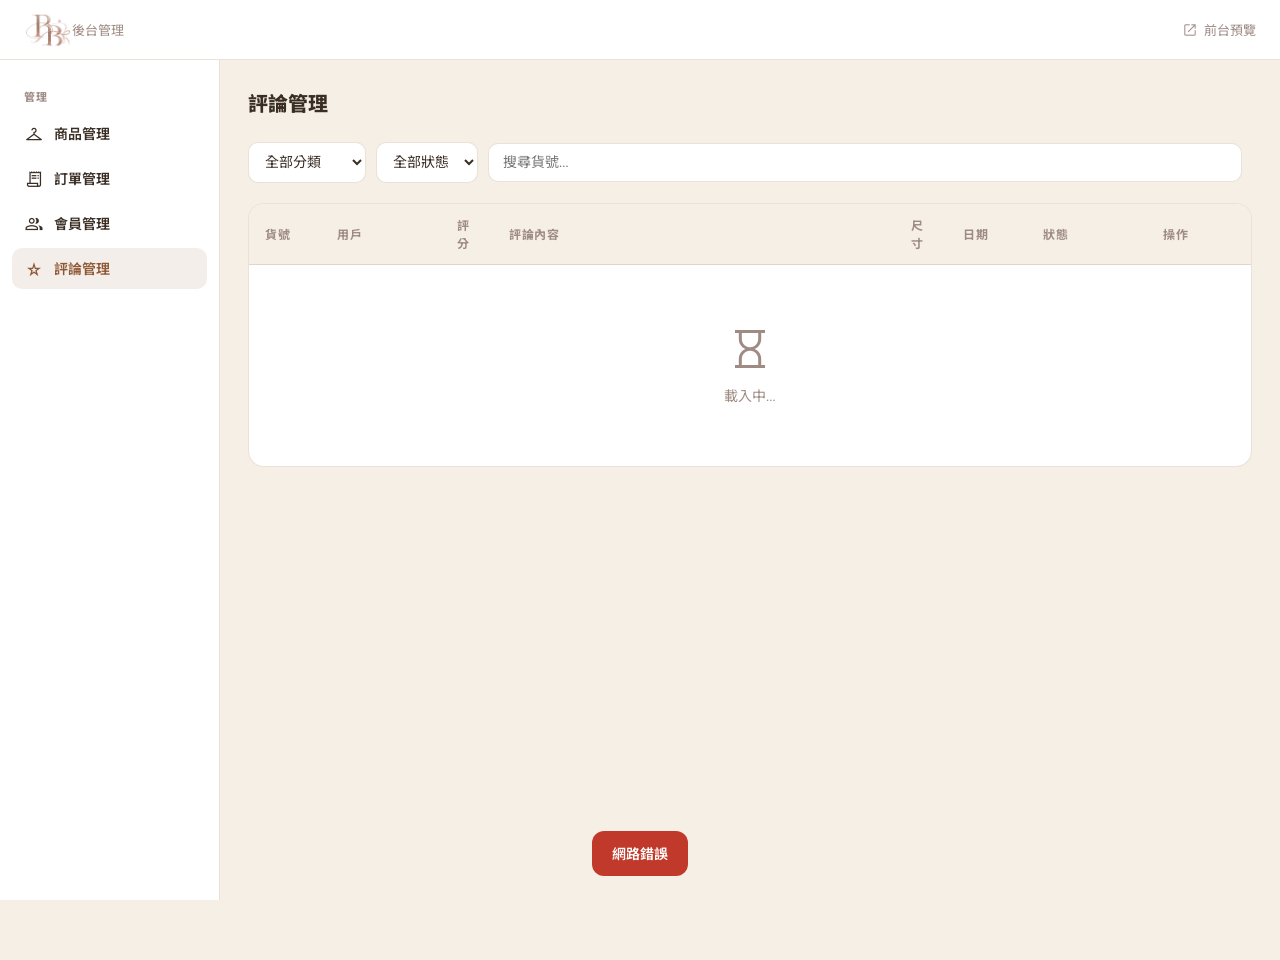
<file: admin/reviews.html>
<!DOCTYPE html>
<html lang="zh-Hant">
<head>
  <meta charset="utf-8">
  <meta name="viewport" content="width=device-width, initial-scale=1.0">
  <title>評論管理｜後台</title>
  <link rel="preconnect" href="https://fonts.googleapis.com">
  <link rel="preconnect" href="https://fonts.gstatic.com" crossorigin>
  <link href="https://fonts.googleapis.com/css2?family=Nunito:wght@400;600;700;800&family=Noto+Sans+TC:wght@400;500;700&display=swap" rel="stylesheet">
  <link href="https://fonts.googleapis.com/css2?family=Material+Symbols+Outlined:wght,FILL@300,0&display=swap" rel="stylesheet">
  <style>
    *, *::before, *::after { box-sizing: border-box; margin: 0; padding: 0; }
    :root {
      --c-primary: #8f5935; --c-primary-dk: #754122;
      --c-surface: #FBF7F4; --c-body: #F5EFE6;
      --c-border: rgba(143,89,53,.18); --c-text: #3a2e24; --c-muted: #9E8B84;
      --c-danger: #c0392b; --c-success: #27ae60;
      --sidebar-w: 220px; --header-h: 60px;
    }
    html, body { height: 100%; }
    body { font-family: 'Nunito','Noto Sans TC',sans-serif; background: var(--c-body); color: var(--c-text); font-size: 14px; -webkit-font-smoothing: antialiased; }
    a { color: inherit; text-decoration: none; }
    button { font-family: inherit; cursor: pointer; }
    .material-symbols-outlined { font-variation-settings:'FILL' 0,'wght' 300,'GRAD' 0,'opsz' 24; vertical-align: middle; font-size: 20px; }

    .admin-header { position: fixed; top: 0; left: 0; right: 0; height: var(--header-h); background: #fff; border-bottom: 1px solid var(--c-border); display: flex; align-items: center; padding: 0 24px; gap: 16px; z-index: 100; }
    .admin-brand { font-weight: 800; font-size: 18px; color: var(--c-primary); display: flex; align-items: center; }
    .admin-brand span { font-weight: 400; font-size: 13px; color: var(--c-muted); }

    .admin-sidebar { position: fixed; top: var(--header-h); left: 0; bottom: 0; width: var(--sidebar-w); background: #fff; border-right: 1px solid var(--c-border); padding: 20px 12px; display: flex; flex-direction: column; gap: 4px; }
    .sidebar-label { font-size: 11px; font-weight: 700; letter-spacing: .08em; color: var(--c-muted); text-transform: uppercase; padding: 8px 12px 4px; }
    .sidebar-link { display: flex; align-items: center; gap: 10px; padding: 10px 12px; border-radius: 10px; font-weight: 600; color: var(--c-text); transition: background .15s; }
    .sidebar-link:hover { background: var(--c-body); }
    .sidebar-link.active { background: rgba(143,89,53,.1); color: var(--c-primary); }

    .admin-main { margin-top: var(--header-h); margin-left: var(--sidebar-w); padding: 28px; }
    .page-head { display: flex; align-items: center; gap: 12px; margin-bottom: 24px; }
    .page-title { font-size: 20px; font-weight: 800; }

    .toolbar { display: flex; align-items: center; gap: 10px; margin-bottom: 20px; flex-wrap: wrap; }
    .filter-select { padding: 9px 12px; border: 1.5px solid var(--c-border); border-radius: 10px; background: #fff; font-family: inherit; font-size: 14px; color: var(--c-text); outline: none; cursor: pointer; }
    .filter-select:focus { border-color: var(--c-primary); }
    .search-input { padding: 9px 14px; border: 1.5px solid var(--c-border); border-radius: 10px; background: #fff; font-family: inherit; font-size: 14px; color: var(--c-text); outline: none; min-width: 200px; flex: 1; }
    .search-input:focus { border-color: var(--c-primary); }
    .result-count { font-size: 13px; color: var(--c-muted); font-weight: 600; margin-left: auto; white-space: nowrap; }

    .table-wrap { background: #fff; border-radius: 16px; border: 1px solid var(--c-border); overflow: hidden; }
    table { width: 100%; table-layout: fixed; border-collapse: collapse; }
    thead tr { background: var(--c-body); }
    th { text-align: left; padding: 12px 16px; font-size: 12px; font-weight: 700; letter-spacing: .05em; color: var(--c-muted); text-transform: uppercase; border-bottom: 1px solid var(--c-border); }
    td { padding: 12px 16px; border-bottom: 1px solid rgba(143,89,53,.07); vertical-align: middle; overflow: hidden; white-space: nowrap; text-overflow: ellipsis; }
    td.td-ui { overflow: visible; }
    tr:last-child td { border-bottom: none; }
    tr:hover td { background: var(--c-body); }

    .stars { color: #e8a838; font-size: 14px; letter-spacing: 1px; white-space: nowrap; }
    .review-excerpt { font-size: 13px; color: var(--c-text); max-width: 260px; white-space: nowrap; overflow: hidden; text-overflow: ellipsis; }
    .review-email { font-size: 13px; color: var(--c-muted); }
    .review-size-tag { display: inline-block; font-size: 11px; font-weight: 700; background: rgba(143,89,53,.08); color: var(--c-primary); padding: 2px 8px; border-radius: 8px; }

    .btn { display: inline-flex; align-items: center; gap: 6px; padding: 6px 12px; border-radius: 8px; font-size: 13px; font-weight: 700; border: none; transition: opacity .15s; cursor: pointer; }
    .btn:hover { opacity: .8; }
    .btn-delete { background: rgba(192,57,43,.08); color: var(--c-danger); border: 1.5px solid rgba(192,57,43,.2); }

    .toggle { display: inline-flex; align-items: center; gap: 8px; cursor: pointer; user-select: none; }
    .toggle input { position: absolute; opacity: 0; width: 0; height: 0; }
    .toggle-track { position: relative; width: 38px; height: 22px; border-radius: 999px; background: #d9d0ca; transition: background .2s; flex-shrink: 0; }
    .toggle input:checked ~ .toggle-track { background: var(--c-success); }
    .toggle-thumb { position: absolute; top: 3px; left: 3px; width: 16px; height: 16px; border-radius: 50%; background: #fff; box-shadow: 0 1px 4px rgba(0,0,0,.2); transition: transform .2s; }
    .toggle input:checked ~ .toggle-track .toggle-thumb { transform: translateX(16px); }
    .toggle-label { font-size: 12px; font-weight: 700; color: var(--c-muted); white-space: nowrap; }
    .toggle input:checked ~ .toggle-label { color: var(--c-success); }

    .empty-state { text-align: center; padding: 60px 20px; color: var(--c-muted); }
    .empty-state .material-symbols-outlined { font-size: 48px; display: block; margin-bottom: 12px; }

    #toast { position: fixed; bottom: 24px; left: 50%; transform: translateX(-50%) translateY(80px); background: var(--c-text); color: #fff; padding: 12px 20px; border-radius: 12px; font-size: 14px; font-weight: 600; z-index: 999; transition: transform .3s, opacity .3s; opacity: 0; white-space: nowrap; }
    #toast.show { transform: translateX(-50%) translateY(0); opacity: 1; }
    #toast.error { background: var(--c-danger); }

    .pagination { display: flex; align-items: center; justify-content: center; gap: 12px; padding: 16px 0 4px; }
    .pg-btn { display: flex; align-items: center; justify-content: center; width: 34px; height: 34px; border-radius: 8px; border: 1.5px solid var(--c-border); background: #fff; color: var(--c-text); cursor: pointer; transition: background .15s; }
    .pg-btn:hover:not(:disabled) { background: var(--c-body); }
    .pg-btn:disabled { opacity: .35; cursor: default; }
    .pg-info { font-size: 13px; font-weight: 600; color: var(--c-muted); }
  </style>
</head>
<body>

<!-- HEADER -->
<header class="admin-header">
  <div class="admin-brand"><img src="../image/logo_mark.png" alt="品牌" style="height:48px;width:auto;vertical-align:middle;"><span>後台管理</span></div>
  <div style="flex:1"></div>
  <a href="../index.html" target="_blank" style="display:flex;align-items:center;gap:6px;color:var(--c-muted);font-size:13px">
    <span class="material-symbols-outlined" style="font-size:16px">open_in_new</span>前台預覽
  </a>
</header>

<!-- SIDEBAR -->
<nav class="admin-sidebar">
  <span class="sidebar-label">管理</span>
  <a class="sidebar-link" href="products.html">
    <span class="material-symbols-outlined">checkroom</span>商品管理
  </a>
  <a class="sidebar-link" href="orders.html">
    <span class="material-symbols-outlined">receipt_long</span>訂單管理
  </a>
  <a class="sidebar-link" href="members.html">
    <span class="material-symbols-outlined">group</span>會員管理
  </a>
  <a class="sidebar-link active" href="reviews.html">
    <span class="material-symbols-outlined">star_rate</span>評論管理
  </a>
</nav>

<!-- MAIN -->
<main class="admin-main">
  <div class="page-head">
    <h1 class="page-title">評論管理</h1>
  </div>

  <div class="toolbar">
    <select class="filter-select" id="filter-cat" onchange="applyFilter()">
      <option value="">全部分類</option>
      <optgroup label="上衣">
        <option value="tshirt">短袖上衣</option>
        <option value="blouse">小吊帶</option>
        <option value="shortsleeve">短版上衣</option>
        <option value="longsleeve">長袖上衣</option>
      </optgroup>
      <optgroup label="下著">
        <option value="pants">長褲</option>
        <option value="shorts">短褲</option>
        <option value="skirt">短裙</option>
        <option value="longskirt">長裙</option>
      </optgroup>
      <optgroup label="配件">
        <option value="cap">帽子</option>
        <option value="shoes">鞋子</option>
        <option value="necklace">項鍊</option>
        <option value="bracelet">手鍊</option>
        <option value="accessory">小物</option>
      </optgroup>
    </select>
    <select class="filter-select" id="filter-hidden" onchange="applyFilter()">
      <option value="">全部狀態</option>
      <option value="0">顯示中</option>
      <option value="1">已隱藏</option>
    </select>
    <input class="search-input" type="search" id="filter-product" placeholder="搜尋貨號…" oninput="applyFilter()">
    <span class="result-count" id="result-count"></span>
  </div>

  <div class="table-wrap">
    <table>
      <colgroup>
        <col style="width:72px">
        <col style="width:12%">
        <col style="width:52px">
        <col>
        <col style="width:52px">
        <col style="width:80px">
        <col style="width:120px">
        <col style="width:104px">
      </colgroup>
      <thead>
        <tr>
          <th>貨號</th>
          <th>用戶</th>
          <th>評分</th>
          <th>評論內容</th>
          <th>尺寸</th>
          <th>日期</th>
          <th>狀態</th>
          <th>操作</th>
        </tr>
      </thead>
      <tbody id="reviews-tbody">
        <tr><td colspan="8" class="empty-state"><span class="material-symbols-outlined">hourglass_empty</span>載入中…</td></tr>
      </tbody>
    </table>
  </div>

  <div class="pagination" id="pagination"></div>
</main>

<div id="toast"></div>

<script>
  const API = 'https://brand-api.crazyfunlife8.workers.dev';
  const PAGE_SIZE = 20;

  let allReviews      = [];
  let filteredReviews = [];
  let currentPage     = 1;

  function toast(msg, isErr = false) {
    const el = document.getElementById('toast');
    el.textContent = msg;
    el.className = 'show' + (isErr ? ' error' : '');
    clearTimeout(el._t);
    el._t = setTimeout(() => el.className = '', 2800);
  }

  async function loadReviews() {
    try {
      const res  = await fetch(`${API}/api/admin/reviews`);
      const data = await res.json();
      if (!data.ok) { toast('載入失敗', true); return; }
      allReviews = data.reviews;
      applyFilter();
    } catch { toast('網路錯誤', true); }
  }

  function applyFilter() {
    const hidden  = document.getElementById('filter-hidden').value;
    const cat     = document.getElementById('filter-cat').value;
    const product = document.getElementById('filter-product').value.trim().toLowerCase();

    filteredReviews = allReviews.filter(r => {
      if (hidden  !== '' && String(r.hidden) !== hidden)                              return false;
      if (cat     !== '' && !(r.product_cat || '').split(/\s+/).includes(cat))       return false;
      if (product !== '') {
        const sku = ((r.item_letter || '') + String(r.sort_order ?? '').padStart(3, '0')).toLowerCase();
        if (!sku.includes(product)) return false;
      }
      return true;
    });

    document.getElementById('result-count').textContent =
      filteredReviews.length !== allReviews.length
        ? `篩選結果：${filteredReviews.length} 則`
        : `共 ${allReviews.length} 則`;

    currentPage = 1;
    renderTable();
    renderPagination();
  }

  function renderTable() {
    const tbody      = document.getElementById('reviews-tbody');
    const totalPages = Math.max(1, Math.ceil(filteredReviews.length / PAGE_SIZE));
    currentPage      = Math.min(currentPage, totalPages);
    const start      = (currentPage - 1) * PAGE_SIZE;
    const pageItems  = filteredReviews.slice(start, start + PAGE_SIZE);

    if (!filteredReviews.length) {
      tbody.innerHTML = `<tr><td colspan="8"><div class="empty-state"><span class="material-symbols-outlined">star_border</span>沒有符合的評論</div></td></tr>`;
      return;
    }
    tbody.innerHTML = pageItems.map(r => `
      <tr id="row-${r.id}">
        <td style="font-size:13px;font-weight:700">${r.sort_order != null ? (r.item_letter || '') + String(r.sort_order).padStart(3, '0') : '—'}</td>
        <td class="review-email" title="${r.email}">${r.email}</td>
        <td style="font-size:13px;color:var(--c-muted)">${r.rating}/5</td>
        <td title="${r.body.replace(/"/g,'&quot;')}">${r.body}</td>
        <td>${r.size_bought ? `<span class="review-size-tag">${r.size_bought}</span>` : '<span style="color:var(--c-muted)">—</span>'}</td>
        <td style="font-size:13px;color:var(--c-muted)">${new Date(r.created_at + 'Z').toLocaleDateString('zh-TW')}</td>
        <td class="td-ui">
          <label class="toggle">
            <input type="checkbox" ${r.hidden ? '' : 'checked'} onchange="toggleHidden(${r.id}, ${r.hidden})">
            <span class="toggle-track"><span class="toggle-thumb"></span></span>
            <span class="toggle-label">${r.hidden ? '已隱藏' : '顯示中'}</span>
          </label>
        </td>
        <td class="td-ui">
          <button class="btn btn-delete" onclick="deleteReview(${r.id})">
            <span class="material-symbols-outlined" style="font-size:15px">delete</span>刪除
          </button>
        </td>
      </tr>
    `).join('');
  }

  function renderPagination() {
    const el         = document.getElementById('pagination');
    const totalPages = Math.max(1, Math.ceil(filteredReviews.length / PAGE_SIZE));
    if (totalPages <= 1) { el.innerHTML = ''; return; }
    el.innerHTML = `
      <button class="pg-btn" onclick="goPage(${currentPage - 1})" ${currentPage <= 1 ? 'disabled' : ''}>
        <span class="material-symbols-outlined">chevron_left</span>
      </button>
      <span class="pg-info">第 ${currentPage} / ${totalPages} 頁</span>
      <button class="pg-btn" onclick="goPage(${currentPage + 1})" ${currentPage >= totalPages ? 'disabled' : ''}>
        <span class="material-symbols-outlined">chevron_right</span>
      </button>
    `;
  }

  function goPage(n) {
    currentPage = n;
    renderTable();
    renderPagination();
  }

  async function deleteReview(id) {
    if (!confirm('確定要永久刪除這則評論嗎？此操作無法還原。')) return;
    try {
      const res  = await fetch(`${API}/api/admin/reviews/${id}`, { method: 'DELETE' });
      const data = await res.json();
      if (!data.ok) { toast('刪除失敗', true); return; }
      allReviews = allReviews.filter(r => r.id !== id);
      applyFilter();
      toast('評論已刪除');
    } catch { toast('網路錯誤', true); }
  }

  async function toggleHidden(id, currentHidden) {
    try {
      const res  = await fetch(`${API}/api/admin/reviews/${id}`, { method: 'PATCH' });
      const data = await res.json();
      if (!data.ok) { toast('操作失敗', true); applyFilter(); return; }
      const r = allReviews.find(r => r.id === id);
      if (r) r.hidden = data.hidden ? 1 : 0;
      applyFilter();
      toast(data.hidden ? '已隱藏該評論' : '已恢復顯示');
    } catch { toast('網路錯誤', true); }
  }

  loadReviews();
</script>
</body>
</html>
</file>
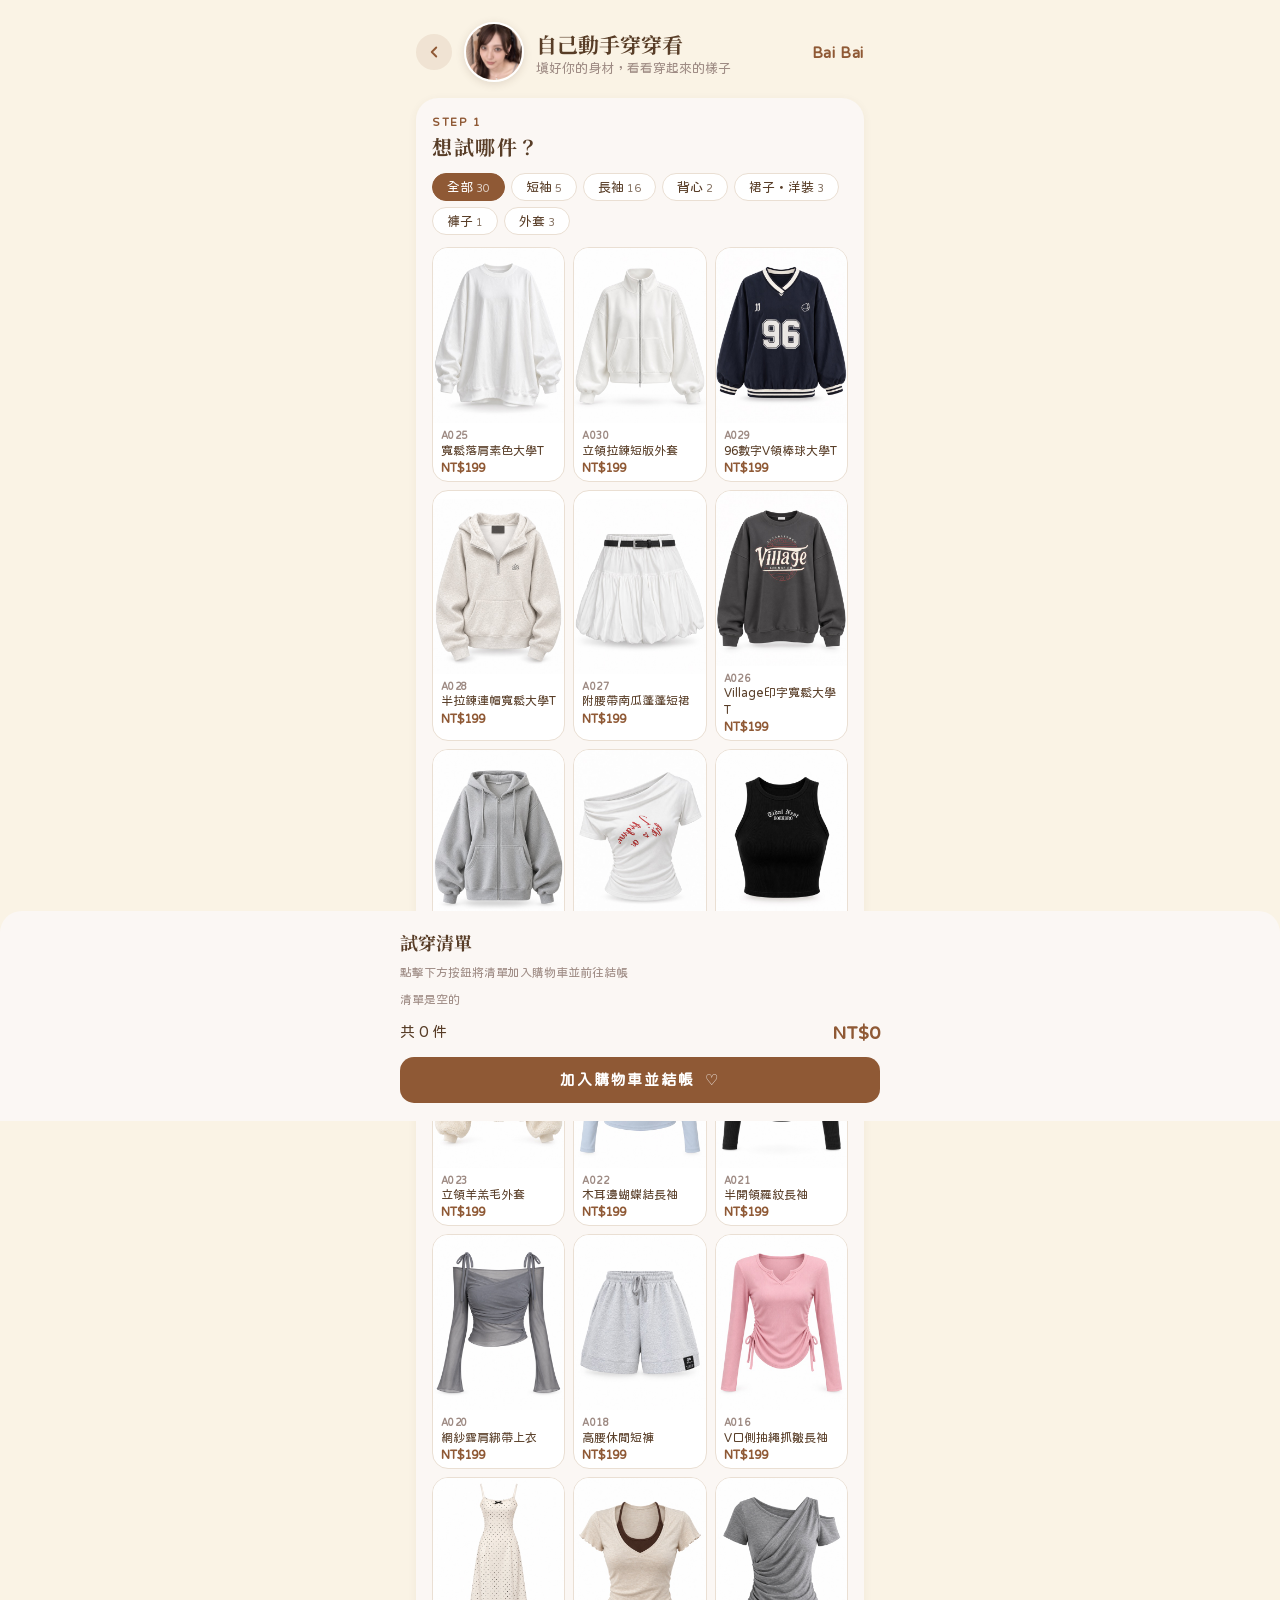
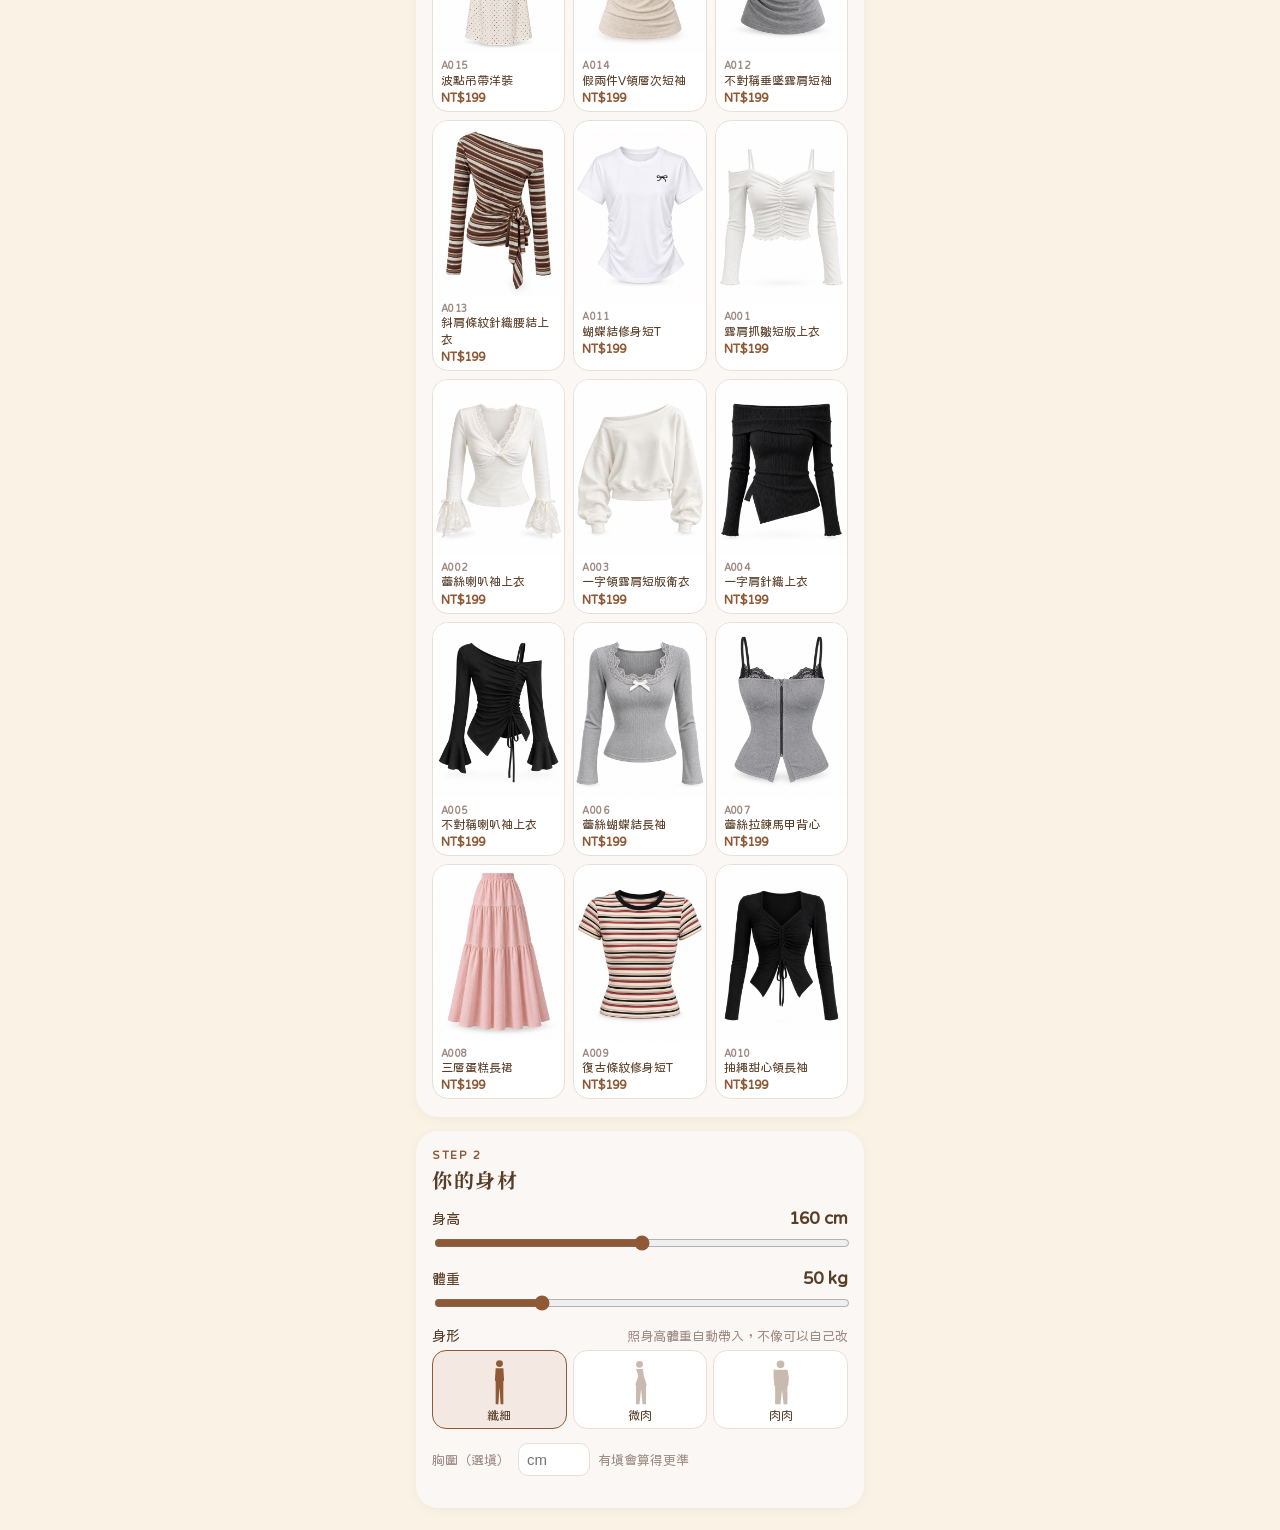
<file: tryon/tryon.html>
<!doctype html>
<html lang="zh-Hant">
<head>
<meta charset="utf-8">
<meta name="viewport" content="width=device-width, initial-scale=1">
<title>自己動手穿穿看</title>
<link rel="preconnect" href="https://fonts.googleapis.com">
<link rel="preconnect" href="https://fonts.gstatic.com" crossorigin>
<link href="https://fonts.googleapis.com/css2?family=Noto+Serif+TC:wght@600;700&family=Huninn&display=swap" rel="stylesheet">
<style>
  /* 色票照抄商城 style.css */
  :root{
    color-scheme: light;
    --c-primary:#8f5935; --c-primary-dark:#754122; --c-surface:#FBF7F4; --c-body:#FAF3E5;
    --c-on-surface:#583d27; --c-secondary:#9E8B84; --c-accent:#D9A9A6; --c-accent-mid:#aa7a43;
    --line:#eadfd3; --soft:#f4e9e2; --warn:#b9772f; --ok:#7a9a6e;
    --r-card:22px; --r-btn:14px; --r-pill:9999px;
  }
  *{box-sizing:border-box}
  html,body{margin:0;background:var(--c-body);color:var(--c-on-surface);font-family:"Huninn",sans-serif;-webkit-font-smoothing:antialiased}
  button{font-family:inherit}
  .wrap{max-width:480px;margin:0 auto;padding:16px 16px 8px}
  header{display:flex;align-items:center;gap:12px;padding:6px 0 16px}
  .back-btn{display:flex;align-items:center;justify-content:center;width:36px;height:36px;border-radius:50%;border:none;background:rgba(143,89,53,.1);color:var(--c-primary);cursor:pointer;flex-shrink:0;transition:background .15s}
  .back-btn:hover{background:rgba(143,89,53,.18)}
  .embed .back-btn{display:none}
  header img{width:60px;height:60px;border-radius:50%;object-fit:cover;border:2px solid #fff;box-shadow:0 2px 8px rgba(88,61,39,.15)}
  header h1{font-family:"Noto Serif TC",serif;font-size:21px;margin:0;color:var(--c-on-surface)}
  header p{margin:2px 0 0;font-size:13px;color:var(--c-secondary)}
  header .brand{margin-left:auto;font-family:"Huninn",sans-serif;font-weight:800;color:var(--c-primary);font-size:15px;letter-spacing:.04em}
  .card{background:var(--c-surface);border-radius:var(--r-card);padding:18px 16px;margin-bottom:14px;box-shadow:0 2px 10px rgba(88,61,39,.06)}
  .step{font-family:"Huninn",sans-serif;font-size:11px;color:var(--c-primary);font-weight:800;letter-spacing:.14em;margin-bottom:4px}
  h2{font-family:"Noto Serif TC",serif;font-size:20px;letter-spacing:.08em;margin:0 0 12px}
  .row{margin:14px 0}
  .row label{display:flex;justify-content:space-between;align-items:baseline;font-size:14px;margin-bottom:6px}
  .row label b{font-family:"Huninn",sans-serif;font-size:17px}
  input[type=range]{width:100%;accent-color:var(--c-primary)}
  .chips{display:grid;grid-template-columns:repeat(3,1fr);gap:6px}
  .chip{border:1.5px solid var(--line);border-radius:14px;background:#fff;padding:8px 2px 6px;text-align:center;font-size:12px;cursor:pointer;color:var(--c-on-surface)}
  .chip svg{display:block;margin:0 auto 4px;height:46px}
  .chip.on{border-color:var(--c-primary);background:var(--soft)}
  .opt{display:flex;align-items:center;gap:8px;font-size:13px;color:var(--c-secondary)}
  .opt input{width:72px;padding:7px 8px;border:1.5px solid var(--line);border-radius:10px;font-size:15px;background:#fff;color:var(--c-on-surface)}
  .cats{display:flex;gap:6px;overflow-x:auto;margin:0 -16px 12px;padding:0 16px 2px;scrollbar-width:none}
  .cats::-webkit-scrollbar{display:none}
  @media(min-width:540px){
    .cats{flex-wrap:wrap;overflow-x:visible;margin:0 0 12px;padding:0}
  }
  .cat{flex:none;border:1.5px solid var(--line);background:#fff;border-radius:var(--r-pill);padding:6px 14px;font-size:13px;cursor:pointer;color:var(--c-on-surface)}
  .cat.on{background:var(--c-primary);border-color:var(--c-primary);color:#fff}
  .cat small{opacity:.7;margin-left:3px}
  .prods{display:grid;grid-template-columns:repeat(3,1fr);gap:8px}
  .prod{position:relative;border:1.5px solid var(--line);border-radius:16px;overflow:hidden;background:#fff;cursor:pointer;padding:0;text-align:left}
  .prod img{width:100%;aspect-ratio:3/4;object-fit:cover;display:block;background:#f3eee9}
  .prod span{display:block;font-size:12px;padding:6px 8px 2px;line-height:1.35;color:var(--c-on-surface)}
  .prod em{display:block;font-style:normal;font-size:12px;padding:0 8px 7px;color:var(--c-primary);font-weight:700}
  .prod .code{display:block;font-family:"Huninn",sans-serif;font-size:10px;font-weight:700;color:var(--c-secondary);letter-spacing:.04em}
  .photo img.white{object-fit:contain;background:#fff}
  .prod.on{border-color:var(--c-primary);box-shadow:0 0 0 2px var(--soft)}
  .prod .in{position:absolute;right:6px;top:6px;background:var(--c-primary);color:#fff;font-size:11px;padding:2px 8px;border-radius:var(--r-pill)}
  .result{display:none}
  .result.show{display:block}
  .tabs{display:flex;gap:6px;margin-bottom:10px}
  .tab{flex:1;border:none;border-radius:var(--r-pill);padding:9px;background:var(--soft);font-size:13px;cursor:pointer;color:var(--c-on-surface)}
  .tab.on{background:var(--c-primary);color:#fff}
  .photo{position:relative;border-radius:18px;overflow:hidden;background:#efe7df;aspect-ratio:2/3}
  .photo img{position:relative;z-index:1;width:100%;height:100%;object-fit:cover;display:block}
  .photo .sprite{position:absolute;inset:0;z-index:1;background-size:100% 500%;background-repeat:no-repeat}
  .photo .tag{position:absolute;z-index:2;left:10px;top:10px;background:rgba(58,46,36,.62);color:#fff;font-size:12px;padding:4px 10px;border-radius:var(--r-pill)}
  .disclaim{display:flex;gap:8px;align-items:flex-start;margin:0 0 10px;padding:10px 12px;border-radius:12px;background:#fdf0e1;border:1.5px solid #ecc9a0;color:var(--c-on-surface);font-size:13px;line-height:1.6}
  .disclaim b{flex:none;width:18px;height:18px;margin-top:2px;border-radius:50%;background:var(--warn);color:#fff;font-size:12px;line-height:18px;text-align:center;font-family:"Huninn",sans-serif}
  .disclaim strong{color:var(--warn)}
  .photo .empty{position:absolute;inset:0;display:flex;align-items:center;justify-content:center;color:var(--c-secondary);font-size:14px;text-align:center;padding:20px}
  .rec-box{margin:4px 0 18px;padding:2px 14px 14px;background:#fff;border:1.5px solid var(--line);border-radius:16px}
  .size{display:flex;align-items:baseline;gap:10px;margin:16px 0 4px}
  .size .big{font-family:"Huninn",sans-serif;font-size:46px;font-weight:800;color:var(--c-primary);line-height:1}
  .size .why{font-size:13px;color:var(--c-secondary)}
  ul.fit{list-style:none;padding:0;margin:10px 0 0}
  ul.fit li{position:relative;padding:8px 0 8px 22px;border-top:1px solid var(--line);font-size:14px;line-height:1.55}
  ul.fit li:before{content:"";position:absolute;left:4px;top:15px;width:8px;height:8px;border-radius:50%;background:var(--ok)}
  ul.fit li.warn:before{background:var(--warn)}
  .bubble{display:flex;gap:10px;margin-top:16px;align-items:flex-start}
  .bubble img{width:44px;height:44px;border-radius:50%;object-fit:cover;flex:none}
  .bubble div{background:#f6e6e4;border-radius:4px 16px 16px 16px;padding:10px 12px;font-size:14px;line-height:1.65}
  .look{margin-top:18px;padding-top:16px;border-top:1px dashed var(--line);scroll-margin-top:12px}
  .pick{padding-top:0}
  .pick p{margin:0 0 8px;font-size:13px;color:var(--c-secondary)}
  .colors,.sizes{display:flex;gap:8px;flex-wrap:wrap;margin-bottom:10px}
  .colors.under{margin:12px 0 0}
  .cbtn{display:flex;align-items:center;gap:6px;border:1.5px solid var(--line);background:#fff;border-radius:var(--r-pill);padding:6px 12px 6px 8px;font-size:13px;cursor:pointer;color:var(--c-on-surface)}
  .cbtn i{width:14px;height:14px;border-radius:50%;border:1px solid rgba(0,0,0,.12)}
  .cbtn.on,.sbtn.on{border-color:var(--c-primary);background:var(--soft)}
  .sbtn{min-width:44px;border:1.5px solid var(--line);background:#fff;border-radius:12px;padding:7px 10px;font-size:13px;font-weight:700;cursor:pointer;color:var(--c-on-surface)}
  .sbtn.rec{position:relative}
  .sbtn.rec:after{content:"推薦";position:absolute;top:-8px;right:-6px;background:var(--c-accent);color:#fff;font-size:9px;padding:1px 4px;border-radius:6px;font-weight:700}
  .add{display:block;width:100%;margin-top:6px;padding:14px;border:none;border-radius:var(--r-btn);background:var(--c-primary);color:#fff;font-size:15px;font-weight:700;cursor:pointer}
  .add:active{background:var(--c-primary-dark)}
  .add,.go{letter-spacing:.12em}
  .add:after,.go:after{content:"♡";margin-left:.7em;font-weight:400}
  .sizetable{margin-top:16px;font-size:13px}
  .sizetable h3{margin:0;font-size:13px;font-weight:600;color:var(--c-secondary)}
  table{width:100%;border-collapse:collapse;margin-top:8px;font-size:13px}
  th,td{border-bottom:1px solid var(--line);padding:6px 3px;text-align:center;white-space:nowrap}
  th{font-size:12px;color:var(--c-secondary);font-weight:600}
  tr.hit td{background:var(--soft);font-weight:700}
  td .rec-tag{display:inline-block;margin-left:4px;padding:0 4px;border-radius:6px;background:var(--c-accent);color:#fff;font-size:9px;font-style:normal;font-weight:700;vertical-align:2px}
  .note{font-size:12px;color:var(--c-secondary);margin-top:8px;line-height:1.6}

  /* 試穿清單 */
  .tray-bar{position:fixed;left:0;right:0;bottom:0;z-index:20;background:var(--c-surface);border-top:1px solid var(--line);box-shadow:0 -4px 16px rgba(88,61,39,.08);padding:10px 16px calc(10px + env(safe-area-inset-bottom));display:none}
  .tray-bar.show{display:block}
  .tray-in{max-width:480px;margin:0 auto;display:flex;align-items:center;gap:10px}
  .thumbs{display:flex;flex:1;min-width:0;gap:4px;cursor:pointer;align-items:center}
  .thumbs img{width:36px;height:46px;object-fit:cover;border-radius:8px;border:1.5px solid #fff;box-shadow:0 1px 3px rgba(0,0,0,.12)}
  .thumbs span{font-size:13px;margin-left:6px;white-space:nowrap}
  .thumbs b{font-family:"Huninn",sans-serif}
  .go{border:none;border-radius:var(--r-btn);background:var(--c-primary);color:#fff;font-size:14px;font-weight:700;padding:12px 14px;cursor:pointer;white-space:nowrap}
  .sheet-bg{position:fixed;inset:0;z-index:30;background:rgba(58,46,36,.35);display:none}
  .sheet{position:fixed;left:0;right:0;bottom:0;z-index:31;background:var(--c-surface);border-radius:22px 22px 0 0;max-height:80vh;overflow:auto;padding:18px 16px calc(18px + env(safe-area-inset-bottom));transform:translateY(105%);transition:transform .25s}
  .sheet.open{transform:none}
  .sheet-bg.open{display:block}
  .sheet .in{max-width:480px;margin:0 auto}
  .sheet h3{font-family:"Noto Serif TC",serif;margin:0 0 12px;font-size:18px}
  .li{display:flex;gap:12px;padding:10px 0;border-bottom:1px solid var(--line);align-items:center}
  .li img{width:56px;height:72px;object-fit:cover;border-radius:10px}
  .li div{flex:1;font-size:14px;line-height:1.5}
  .li small{display:block;color:var(--c-secondary);font-size:12px}
  .li button{border:none;background:none;color:var(--c-secondary);font-size:13px;cursor:pointer;padding:6px}
  .sum{display:flex;justify-content:space-between;margin:14px 0;font-size:15px}
  .sum b{font-family:"Huninn",sans-serif;font-size:18px;color:var(--c-primary)}
  .toast{position:fixed;left:50%;bottom:96px;transform:translateX(-50%);z-index:40;background:var(--c-on-surface);color:#fff;font-size:14px;padding:10px 16px;border-radius:var(--r-pill);opacity:0;transition:opacity .2s;pointer-events:none;max-width:90vw;text-align:center}
  .toast.show{opacity:1}
  .site-foot{position:relative;margin-top:28px;background:var(--c-primary);color:#f3e6dc;padding:40px 16px 48px}
  .has-tray .site-foot{padding-bottom:110px}
  .foot-in{max-width:480px;margin:0 auto}
  .foot-who{display:flex;align-items:center;gap:12px;margin-bottom:18px}
  .foot-who img{width:54px;height:54px;border-radius:50%;object-fit:cover;border:2px solid rgba(255,255,255,.6)}
  .foot-who b{display:block;font-family:"Noto Serif TC",serif;font-size:16px;letter-spacing:.08em;color:#fff}
  .foot-who span{font-size:13px;color:#e6d3c6}
  .foot-row{display:flex;align-items:center;gap:10px;padding:14px 2px;border-top:1px solid rgba(255,255,255,.14);color:#fff;text-decoration:none}
  .foot-row:last-child{border-bottom:1px solid rgba(255,255,255,.14)}
  .foot-row svg{width:20px;height:20px;fill:none;stroke:#e6c9b8;stroke-width:1.6;stroke-linecap:round;stroke-linejoin:round;flex:none}
  .foot-row span{flex:1;font-family:"Noto Serif TC",serif;font-weight:700;font-size:15px;letter-spacing:.05em}
  .foot-row small{font-family:"Huninn",sans-serif;font-size:10px;letter-spacing:.18em;color:#c9ad9d}
  /* 嵌在商品頁時（#embed-商品id）：只試這一件，不顯示選商品和試穿清單 */
  .embed #prods-card,.embed .tray-bar,.embed header .brand{display:none!important}
  .embed .wrap{padding-bottom:8px}
  .embed .site-foot{padding-bottom:40px}
  .embed .step{display:none}
</style>
</head>
<body>
<div class="wrap">
  <header>
    <button class="back-btn" onclick="history.length>1?history.back():location.href='/'" aria-label="返回">
      <svg width="18" height="18" viewBox="0 0 24 24" fill="none" stroke="currentColor" stroke-width="2.5" stroke-linecap="round" stroke-linejoin="round"><path d="M15 18l-6-6 6-6"/></svg>
    </button>
    <img src="img/yian-avatar.jpg" alt="苡安">
    <div>
      <h1>自己動手穿穿看</h1>
      <p>填好你的身材，看看穿起來的樣子</p>
    </div>
    <span class="brand">Bai Bai</span>
  </header>

  <section class="card" id="prods-card">
    <div class="step">STEP 1</div>
    <h2>想試哪件？</h2>
    <div class="cats" id="cats"></div>
    <div class="prods" id="prods"></div>
  </section>

  <section class="card" id="me-card">
    <div class="step">STEP 2</div>
    <h2>你的身材</h2>
    <div class="row">
      <label>身高 <b><span id="hv">160</span> cm</b></label>
      <input id="h" type="range" min="140" max="180" value="160">
    </div>
    <div class="row">
      <label>體重 <b><span id="wv">50</span> kg</b></label>
      <input id="w" type="range" min="35" max="95" value="50">
    </div>
    <div class="rec-box" id="rec" hidden>
      <div class="size"><span class="big" id="size"></span><span class="why" id="why"></span></div>
      <ul class="fit" id="fit"></ul>
      <div class="bubble"><img src="img/yian-avatar.jpg" alt=""><div id="say"></div></div>
    </div>
    <div class="row">
      <label>身形 <span style="color:var(--c-secondary);font-size:13px">照身高體重自動帶入，不像可以自己改</span></label>
      <div class="chips" id="bodies"></div>
    </div>
    <div class="row opt">
      胸圍（選填）<input id="bust" type="number" inputmode="numeric" placeholder="cm"> 有填會算得更準
    </div>
    <div class="look" id="look" hidden>
      <div class="tabs">
        <button class="tab on" data-v="body">像你的身形穿</button>
        <button class="tab" data-v="yian">苡安穿</button>
      </div>
      <div class="disclaim"><b>!</b><span><strong>圖片僅供參考</strong>，商品穿上身的視覺效果會因人而異，請以收到的實物為主唷 (｡•ㅅ•｡)♡</span></div>
      <div class="photo" id="photo"></div>
      <div class="colors under" id="colors"></div>
    </div>
  </section>


  <section class="card result" id="result">
    <div class="pick">
      <p>尺寸</p>
      <div class="sizes" id="sizes"></div>
      <button class="add" id="add">加進試穿清單</button>
    </div>

    <div class="sizetable">
      <h3>尺寸表</h3>
      <div style="overflow-x:auto"><table id="table"></table></div>
      <div class="note" id="tnote"></div>
    </div>
    <div class="note">尺寸為手工平鋪測量，1–2 公分誤差屬於正常範圍，如有誤差請以實際商品為主。身形圖是依體型模擬的參考圖，不是本人照片。</div>
  </section>
</div>


<div class="tray-bar" id="tray-bar">
  <div class="tray-in">
    <div class="thumbs" id="thumbs"></div>
    <button class="go" id="go">查看試穿清單</button>
  </div>
</div>
<div class="sheet-bg" id="sheet-bg"></div>
<div class="sheet" id="sheet"><div class="in">
  <h3>試穿清單</h3>
  <p class="note" style="margin:-4px 0 6px">點擊下方按鈕將清單加入購物車並前往結帳</p>
  <div id="list"></div>
  <div class="sum"><span>共 <span id="cnt"></span> 件</span><b id="total"></b></div>
  <button class="add" id="go2">加入購物車並結帳</button>
</div></div>
<div class="toast" id="toast"></div>

<script src="data.js"></script>
<script>
// ===== 下單 =====
// 試穿完到 7-11 賣貨便下單。賣貨便沒有單品連結，一律開整個賣場，清單上標商品編號讓客人自己找。
const API = 'https://brand-api.crazyfunlife8.workers.dev';
const STORE_URL = 'https://myship.7-11.com.tw/general/detail/GM2609146387915';
const openStore = () => window.open(STORE_URL, '_blank', 'noopener');

const BODIES = [
  {k:'slim', n:'纖細', svg:'<svg viewBox="0 0 30 60"><circle cx="15" cy="6" r="4.5"/><path d="M10 12h10l1 16-1 1 0 30h-3.5l-1.5-22-1.5 22H10l0-30-1-1z"/></svg>'},
  {k:'pear', n:'微肉', svg:'<svg viewBox="0 0 30 60"><circle cx="15" cy="7" r="4.5"/><path d="M10.5 13h9l1 9 4 12-1 1 0 24h-4.5l-2-20-2 20H10.5l0-24-1-1 4-12z"/></svg>'},
  {k:'curvy', n:'肉肉', svg:'<svg viewBox="0 0 30 60"><circle cx="15" cy="7" r="5"/><path d="M6 14h18l2 10-1 11-1 1 0 23h-5l-2-19-2 19H8l0-23-1-1-1-11z"/></svg>'}
];

// 商品資料在 data.js（PRODUCTS）

const $ = id => document.getElementById(id);
const state = {h:160, w:50, body:'slim', bust:null, prod:null, view:'body', color:null, size:null, rec:null};
function loadTray() {
  try {
    return JSON.parse(localStorage.getItem('cart') || '[]')
      .filter(i => { const p = PRODUCTS[i.id]; return p && p.colors.some(c => c.label === i.color) && p.stock.includes(i.size); });
  } catch { return []; }
}
let tray = loadTray();
const saveTray = () => {
  try {
    let cart = JSON.parse(localStorage.getItem('cart') || '[]');
    cart = cart.filter(i => !PRODUCTS[i.id]);   // 先移除所有試穿商品
    tray.forEach(t => {
      const p = PRODUCTS[t.id];
      cart.push({ id: t.id, name: p.name, price: t.price, color: t.color, size: t.size,
        image: p.image ? API + '/images/' + p.image : '', qty: t.qty || 1 });
    });
    localStorage.setItem('cart', JSON.stringify(cart));
  } catch {}
};
window.addEventListener('storage', e => {
  if (e.key === 'cart') { tray = loadTray(); renderTray(); renderProds(); }
});

function pick(p, jin){
  const S = p.sizes;
  let i = S.findIndex(z => jin <= z.w[1]);
  let over = false;
  if(i < 0){ i = S.length-1; over = true; }
  const reasons = [];
  const nearTop = !p.noUpsize && !over && jin >= S[i].w[1]-4 && i < S.length-1;   // noUpsize：評論說賣家體重表準，不因身形加大
  if(p.kind==='top' && state.body==='curvy' && nearTop){ i++; reasons.push('胸口有料，上一號比較不會繃'); }
  if(p.kind==='skirt' && ['pear','curvy'].includes(state.body) && nearTop){ i++; reasons.push('臀腿比較有份量，上一號坐下比較舒服'); }
  if(p.kind==='top' && state.bust){
    while(i < S.length-1 && S[i].chest - state.bust < p.minEase){ i++; if(!reasons.includes('照你的胸圍調大')) reasons.push('照你的胸圍調大'); }
  }
  // 賣貨便沒有的尺寸：退到最接近、有賣的那號
  let outOfStock = null;
  if(!p.stock.includes(S[i].s)){
    outOfStock = S[i].s;
    const idx = S.map((z,k)=>({k,d:Math.abs(k-i),ok:p.stock.includes(z.s)})).filter(x=>x.ok).sort((a,b)=>a.d-b.d)[0];
    i = idx.k;
  }
  return {i, over, reasons, outOfStock};
}

function fitLines(p, z, r){
  const H = state.h, L = [];
  if(p.noTable){
    L.push({t:p.fabric});
    if(!p.sizeNote) L.push({t:'詳細尺寸（衣長、胸圍）還在補，推薦尺寸先用一般女裝尺碼估', warn:true});
  } else if(p.kind==='top'){
    const waist = Math.round(H*0.25), hip = Math.round(H*0.36);
    if(p.lenNote) L.push({t:p.lenNote});
    else if(z.len < waist-4) L.push({t:`短版，大約露出 ${waist - z.len} 公分的腰，配高腰褲剛好遮到一半`});
    else if(z.len <= waist+4) L.push({t:'下襬剛好落在腰線上'});
    else if(z.len < hip) L.push({t:'下襬在肚臍跟胯骨中間，紮一角或放著都可以'});
    else L.push({t:'下襬會蓋過臀部'});
    if(state.bust){
      const ease = z.chest - state.bust;
      if(ease < -8) L.push({t:`衣服胸圍 ${z.chest}，比你小 ${-ease} 公分，${p.fabric}會撐開貼身`});
      else if(ease < 0) L.push({t:`衣服胸圍 ${z.chest}，會貼身`});
      else if(ease <= 6) L.push({t:`衣服胸圍 ${z.chest}，合身不緊`});
      else L.push({t:`衣服胸圍 ${z.chest}，偏寬鬆`});
    } else L.push({t:`${p.fabric}，衣服胸圍 ${z.chest} 公分`});
  } else if(p.kind==='dress'){
    const ck = (p.colors.find(c=>c.label===state.color)||{}).key || '';
    if(ck==='cardi'){ L.push({t:`開衫胸圍 ${z.cardi} 公分，短版剛好停在腰上`}); }
    else {
      const len = ck.includes('short') ? z.lenS : z.lenL;
      const gap = Math.round(H*0.81 - len);
      const where = gap > 42 ? '在膝蓋上面' : gap > 32 ? '在膝蓋附近' : gap > 18 ? '落在小腿' : gap > 8 ? '落在腳踝上面一點' : '快碰到地';
      L.push({t:`洋裝長 ${len} 公分，裙襬${where}`, warn: gap <= 8});
      if(ck.includes('cardi')) L.push({t:`外面那件開衫胸圍 ${z.cardi} 公分`});
    }
    L.push({t:`洋裝胸圍 ${z.chest} 公分`});
  } else {
    // 腰到地 ≈ 身高 × 0.61，腰到膝蓋 ≈ 身高 × 0.33
    const knee = Math.round(H*0.33);
    if(z.len < knee - 4){
      L.push({t:`短裙，裙長 ${z.len} 公分，大約在膝蓋上 ${knee - z.len} 公分`});
    } else {
      const gap = Math.round(H*0.61 - z.len);
      const where = gap < 6 ? '快碰到地，會蓋住腳背' : gap <= 12 ? '落在腳踝附近' : gap <= 22 ? '落在小腿下段' : '落在小腿肚';
      L.push({t:`裙長 ${z.len} 公分，裙襬離地大約 ${Math.max(gap,0)} 公分，${where}`, warn: gap < 6});
    }
    L.push({t:`腰圍 ${z.waist} 公分${p.fabric.includes('鬆緊') ? '（鬆緊帶）' : ''}${z.hip ? `，臀圍 ${z.hip} 公分` : ''}`});
  }
  if(p.sizeNote) L.push({t:p.sizeNote});
  if(r.outOfStock) L.push({t:`照身材其實是 ${r.outOfStock}，但這件目前只有 ${p.stock.join('/')}，先幫你配最接近的 ${z.s}`, warn:true});
  if(r.over) L.push({t:'你的體重超過這件的建議上限，穿起來會比圖上更貼，介意的話先私訊苡安問（IG 在頁面最下面）', warn:true});
  return L;
}

// 長圖每格的順序（嬌小、沙漏那兩格還在圖裡，只是不再提供選擇）
const SPRITE_ROW = {petite:0, slim:1, hourglass:2, pear:3, curvy:4};

// 拉身高體重時自動換身形：BMI 未滿 20 → 纖細；25 以上 → 肉肉；
// 中間那段 → 微肉（代號仍是 pear）
function autoBody(){
  const bmi = state.w / Math.pow(state.h/100, 2);
  if(bmi >= 25) return 'curvy';
  if(bmi < 20) return 'slim';
  return 'pear';
}
function renderBodies(){
  $('bodies').innerHTML = BODIES.map(b => `<button class="chip ${b.k===state.body?'on':''}" data-k="${b.k}">${b.svg.replace('<svg','<svg fill="'+(b.k===state.body?'#8f5935':'#c9bab0')+'"')}${b.n}</button>`).join('');
  $('bodies').querySelectorAll('.chip').forEach(c => c.onclick = () => { state.body = c.dataset.k; saveProfile(); renderBodies(); render(); });
}
let curCat = '全部';
function renderProds(){
  const n = c => c==='全部' ? ORDER.length : ORDER.filter(k=>PRODUCTS[k].cat===c).length;
  $('cats').innerHTML = CATS.filter(c=>n(c)).map(c=>`<button class="cat ${c===curCat?'on':''}" data-c="${c}">${c}<small>${n(c)}</small></button>`).join('');
  $('cats').querySelectorAll('.cat').forEach(b => b.onclick = () => { curCat = b.dataset.c; renderProds(); });
  $('prods').innerHTML = ORDER.map(k => [k, PRODUCTS[k]]).filter(([k,p]) => curCat==='全部' || p.cat===curCat).map(([k,p]) => {
    const n = tray.filter(t => t.id == k).length;
    return `<button class="prod ${k==state.prod?'on':''}" data-k="${k}"><img src="${p.white || p.thumb}" alt="">${n?`<b class="in">已選 ${n}</b>`:''}<span><small class="code">${p.code}</small>${p.short}</span><em>NT$${p.price}</em></button>`;
  }).join('');
  $('prods').querySelectorAll('.prod').forEach(c => c.onclick = () => {
    state.prod = c.dataset.k; state.view = 'body';
    state.color = PRODUCTS[state.prod].bodyColor; state.size = null;
    renderProds(); render(true);
  });
}

function render(scroll){
  if(!state.prod) return;
  const p = PRODUCTS[state.prod];
  const r = pick(p, state.w*2), z = p.sizes[r.i];
  state.rec = z.s;
  if(!state.size || !p.stock.includes(state.size)) state.size = z.s;
  $('result').classList.add('show');
  $('rec').hidden = false;
  $('look').hidden = false;

  if(!p.yian) state.view = 'body';
  document.querySelector('.tab[data-v=yian]').hidden = !p.yian;
  document.querySelectorAll('.tab').forEach(t => t.classList.toggle('on', t.dataset.v===state.view));
  const bodyName = BODIES.find(b=>b.k===state.body).n;
  if(state.view==='body' && p.noSprite){
    $('photo').innerHTML = `<img class="white" src="${p.white}" alt="${p.short}"><span class="tag">${bodyName}身形的試穿圖還在做・先看商品照</span>`;
  } else if(state.view==='body'){
    const ck = (p.colors.find(c=>c.label===state.color)||{}).key, dk = p.colors.find(c=>c.label===p.bodyColor).key;
    const tag = `${bodyName}身形・穿 ${z.s}・`;
    // 每款每色一張長圖（img/sprite/款-色.jpg），由上到下是 嬌小/纖細/沙漏/微肉(pear)/肉肉，用 background-position 切出要的那格
    const row = SPRITE_ROW[state.body];
    $('photo').innerHTML = `<div class="empty">這個身形的圖還在準備</div><div class="sprite" role="img" aria-label="${bodyName}身形穿${state.color}"></div><span class="tag">${tag}${state.color}</span>`;
    const sp = $('photo').querySelector('.sprite');
    const show = key => { sp.style.backgroundImage = `url(img/sprite/${p.code}-${key}.jpg)`; sp.style.backgroundPosition = `0 ${row*25}%`; };
    const probe = new Image();
    probe.onload = () => show(ck);
    probe.onerror = () => { if(ck!==dk){ show(dk); $('photo').querySelector('.tag').textContent = `${tag}${p.bodyColor}（${state.color}的圖還在做）`; } else sp.remove(); };
    probe.src = `img/sprite/${p.code}-${ck}.jpg`;
  } else {
    // 苡安有拍這個顏色就用那張，沒拍就用她穿的另一個顏色
    const ck = (p.colors.find(c=>c.label===state.color)||{}).key;
    const yk = p.yian[ck] ? ck : Object.keys(p.yian)[0];
    const yl = (p.colors.find(c=>c.key===yk)||{}).label || '';
    $('photo').innerHTML = `<img src="${p.yian[yk]}" alt=""><span class="tag">苡安穿・${yl}${yk!==ck?`（${state.color}苡安沒拍）`:''}</span>`;
  }

  $('size').textContent = z.s;
  $('why').textContent = r.reasons.length ? r.reasons.join('，') : `${state.h} cm・${state.w} kg 穿這號`;
  $('fit').innerHTML = fitLines(p, z, r).map(l => `<li class="${l.warn?'warn':''}">${l.t}</li>`).join('');
  // 只有均碼的款，肉肉身形穿不下：苡安直接提醒，不講穿搭
  const oneSizeTight = p.stock.length === 1 && state.body === 'curvy';
  $('say').textContent = oneSizeTight ? '注意！雖然衣服好看，但廠商壞壞沒有適合寶寶的尺寸，穿上會有點勒ㄛ (´；ω；`)' : p.say[state.body];

  $('colors').innerHTML = p.colors.map(c => `<button class="cbtn ${c.label===state.color?'on':''}" data-c="${c.label}"><i style="background:${c.hex}"></i>${c.label}</button>`).join('');
  $('colors').querySelectorAll('.cbtn').forEach(b => b.onclick = () => { state.color = b.dataset.c; render(); });
  $('sizes').innerHTML = p.stock.map(s => `<button class="sbtn ${s===state.size?'on':''} ${s===z.s?'rec':''}" data-s="${s}">${s}</button>`).join('');
  $('sizes').querySelectorAll('.sbtn').forEach(b => b.onclick = () => { state.size = b.dataset.s; render(); });

  const head = '<tr><th>尺碼</th>' + p.cols.map(c=>`<th>${c}</th>`).join('') + '<th>體重</th></tr>';
  $('table').innerHTML = head + p.sizes.map((s,i) => {
    const vals = s.cells;
    const wt = s.w[1] >= 999 ? '均碼' : s.w[0] ? `${Math.round(s.w[0]/2)}–${Math.round(s.w[1]/2)}` : `≤${Math.round(s.w[1]/2)}`;
    return `<tr class="${s.s===state.size?'hit':''}"><td>${s.s}${p.stock.includes(s.s)?'':'*'}${i===r.i?'<i class="rec-tag">推薦</i>':''}</td>${vals.map(v=>`<td>${v}</td>`).join('')}<td>${wt}</td></tr>`;
  }).join('') + (p.sizes.some(s=>!p.stock.includes(s.s)) ? '<tr><td colspan="9" style="text-align:left;color:var(--c-secondary)">* 目前缺貨</td></tr>' : '');
  $('tnote').textContent = p.wNote ? '單位公分。賣家沒給建議體重，體重欄是一般女裝尺碼的換算，僅供參考。' : '單位公分；體重是賣家建議的公斤數。';
  if(scroll) $('me-card').scrollIntoView({behavior:'smooth', block:'start'});
}

// ===== 試穿清單 =====
function toast(msg){ const t=$('toast'); t.textContent=msg; t.classList.add('show'); clearTimeout(t._h); t._h=setTimeout(()=>t.classList.remove('show'),2200); }
function renderTray(){
  $('tray-bar').classList.toggle('show', tray.length > 0);
  document.body.classList.toggle('has-tray', tray.length > 0);   // 底欄出現時，頁尾多留空間不被蓋住
  const total = tray.reduce((s,t)=>s+t.price,0);
  $('thumbs').innerHTML = tray.slice(-4).map(t=>`<img src="${PRODUCTS[t.id].white || PRODUCTS[t.id].thumb}" alt="">`).join('') + `<span>試穿清單 <b>${tray.length}</b> 件</span>`;
  $('list').innerHTML = tray.map((t,i)=>`<div class="li"><img src="${PRODUCTS[t.id].white || PRODUCTS[t.id].thumb}" alt=""><div><b>${PRODUCTS[t.id].code}</b> ${PRODUCTS[t.id].short}<small>${t.color} / ${t.size}・NT$${t.price}</small></div><button data-i="${i}">移除</button></div>`).join('') || '<p class="note">清單是空的</p>';
  $('list').querySelectorAll('button').forEach(b => b.onclick = () => { tray.splice(+b.dataset.i,1); saveTray(); renderTray(); renderProds(); });
  $('cnt').textContent = tray.length; $('total').textContent = 'NT$' + total.toLocaleString();
  if(!tray.length) closeSheet();
}
function openSheet(){ $('sheet').classList.add('open'); $('sheet-bg').classList.add('open'); }
function closeSheet(){ $('sheet').classList.remove('open'); $('sheet-bg').classList.remove('open'); }

$('add').onclick = () => {
  const p = PRODUCTS[state.prod];
  if(EMBED){
    // 通知外層商品頁：關掉視窗、把選好的顏色尺寸帶回去
    try { parent.postMessage({type:'tryon-picked', item:{id:+state.prod, color:state.color, size:state.size}}, location.origin); } catch {}
    return;
  }
  if(tray.some(t => t.id == state.prod && t.color === state.color && t.size === state.size)){ toast('這套已經在清單裡了'); return; }
  tray.push({ id:+state.prod, name:p.name, price:p.price, color:state.color, size:state.size,
    image: p.image ? API + '/images/' + p.image : '', qty:1 });
  saveTray(); renderTray(); renderProds();
  toast(`${p.short}（${state.color}/${state.size}）加進清單了，再試一件？`);
};

// 清單留著，客人在賣貨便下單時可以切回來對照
$('go').onclick = openSheet;
$('go2').onclick = () => {
  if (!tray.length) return;
  location.href = '/checkout.html';
};
$('thumbs').onclick = openSheet;
$('sheet-bg').onclick = closeSheet;

function saveProfile(){ try { localStorage.setItem('tryon-profile', JSON.stringify({h:state.h,w:state.w,body:state.body,bust:state.bust})); } catch {} }
$('h').oninput = e => { state.h = +e.target.value; $('hv').textContent = state.h; state.body = autoBody(); saveProfile(); renderBodies(); render(); };
$('w').oninput = e => { state.w = +e.target.value; $('wv').textContent = state.w; state.size = null; state.body = autoBody(); saveProfile(); renderBodies(); render(); };
$('bust').oninput = e => { const v = +e.target.value; state.bust = v >= 60 && v <= 140 ? v : null; state.size = null; saveProfile(); render(); };
document.querySelectorAll('.tab').forEach(t => t.onclick = () => { state.view = t.dataset.v; render(); });

// 網址 #embed-25 = 嵌在商品頁、只試 25 號；#p-25 = 完整版但先選好 25 號
const HASH = (location.hash.match(/^#(embed|p)-(\d+)$/) || []);
const EMBED = HASH[1] === 'embed' && PRODUCTS[HASH[2]];
try {
  const pf = JSON.parse(localStorage.getItem('tryon-profile') || 'null');
  if(pf){ Object.assign(state, {h:pf.h||160, w:pf.w||50, body:pf.body, bust:pf.bust||null});
    if(!BODIES.some(b=>b.k===state.body)) state.body = autoBody();   // 存過已拿掉的身形（嬌小、沙漏）→ 照身高體重重選
    $('h').value = state.h; $('hv').textContent = state.h; $('w').value = state.w; $('wv').textContent = state.w; if(state.bust) $('bust').value = state.bust; }
} catch {}
if(EMBED){
  document.documentElement.classList.add('embed');
  document.querySelector('header h1').textContent = '買之前穿穿看';
  $('add').textContent = '加入購物車';
}
renderBodies(); renderProds(); renderTray();
if(HASH[2] && PRODUCTS[HASH[2]]){
  state.prod = HASH[2]; state.color = PRODUCTS[state.prod].bodyColor;
  renderProds(); render();
  // 身材填過了就直接看結果
  if(EMBED && localStorage.getItem('tryon-profile')) setTimeout(() => $('rec').scrollIntoView({block:'start'}), 50);
}
</script>
</body>
</html>
</file>
<file: style.css>
/* ══════════════════════════════════════════
   DESIGN TOKENS
══════════════════════════════════════════ */
:root {
  --c-primary:      #8f5935;
  --c-primary-dark: #754122;
  --c-surface:      #FBF7F4;
  --c-body:         #FAF3E5;
  --c-on-surface:   #583d27;
  --c-secondary:    #9E8B84;
  --c-accent:       #D9A9A6;
  --c-accent-mid:   #aa7a43;
  --c-ft-dark:      #4a3727;
  --c-ft-darker:    #3A2E24;
  --r-card:         22px;
  --r-btn:          14px;
  --r-pill:         9999px;
  --r-input:        12px;
}

/* ══════════════════════════════════════════
   BASE
══════════════════════════════════════════ */
*, *::before, *::after { box-sizing: border-box; margin: 0; padding: 0; }
html { scroll-behavior: smooth; }
body {
  font-family: 'Nunito', 'Noto Sans TC', sans-serif;
  background: var(--c-body);
  color: var(--c-on-surface);
  overflow-x: hidden;
  -webkit-font-smoothing: antialiased;
}
a { color: inherit; }
button { font-family: inherit; }
img { display: block; max-width: 100%; }

.material-symbols-outlined {
  font-variation-settings: 'FILL' 0, 'wght' 300, 'GRAD' 0, 'opsz' 24;
  vertical-align: middle;
}

/* ══════════════════════════════════════════
   SCROLL REVEAL
══════════════════════════════════════════ */
.reveal {
  opacity: 0;
  transform: translateY(20px);
  transition: opacity .8s cubic-bezier(.25,.46,.45,.94),
              transform .8s cubic-bezier(.25,.46,.45,.94);
}
.reveal.visible { opacity: 1; transform: translateY(0); }

/* ══════════════════════════════════════════
   HEADER
══════════════════════════════════════════ */
#site-header {
  position: fixed; top: 0; left: 0; width: 100%; z-index: 50;
  background: rgba(251,247,244,.92);
  backdrop-filter: blur(14px);
  -webkit-backdrop-filter: blur(14px);
  border-bottom: 1px solid rgba(192,128,122,.15);
  transition: box-shadow .3s;
}
#site-header.scrolled { box-shadow: 0 2px 20px rgba(74,43,39,.1); }

.header-nav {
  display: flex; align-items: center; gap: 4px;
  width: 100%; padding: 0 20px;
  max-width: 1280px; margin: 0 auto;
  height: 80px;
}
@media (min-width: 768px) { .header-nav { height: 96px; padding: 0 48px; } }

.header-logo {
  display: flex; align-items: center; text-decoration: none; flex-shrink: 0;
}
.header-logo img { height: 52px; max-width: 120px; width: auto; object-fit: contain; }
@media (min-width: 768px) { .header-logo img { height: 64px; max-width: none; } }
/* 文字 logo 備用 (沒有圖時顯示) */
.logo-text {
  font-family: 'Playfair Display', serif;
  font-size: 24px; font-weight: 600;
  color: var(--c-primary); letter-spacing: .1em;
  display: none;
}
.logo-text-span {
  font-family: 'Nunito', 'Noto Sans TC', sans-serif;
  font-size: 8px; font-weight: 600;
  color: var(--c-secondary); letter-spacing: .08em;
  top: 4px; left: 1px;
  position: relative;
  display: none;
}
@media (min-width: 480px) {
  .logo-text { display: block; }
  .logo-text-span { display: inline; }
}

.header-actions { display: flex; align-items: center; gap: 2px; margin-left: auto; }

.icon-btn {
  display: flex; align-items: center; justify-content: center;
  width: 44px; height: 44px;
  background: none; border: none; cursor: pointer;
  color: var(--c-on-surface);
  transition: color .3s;
  position: relative; text-decoration: none;
}
.icon-btn:hover { color: var(--c-primary); }
.icon-btn .material-symbols-outlined { font-size: 25px; }

#cart-badge {
  display: none; position: absolute; top: 5px; right: 2px;
  background: var(--c-primary); color: #FFF3EE;
  font-size: 10px; line-height: 1; border-radius: var(--r-pill);
  min-width: 16px; height: 16px;
  align-items: center; justify-content: center; padding: 0 3px;
}
#cart-badge.show { display: flex; }

/* Search Bar (below header) */
#search-bar {
  display: none; padding: 12px 20px;
  background: rgba(251,247,244,.98);
  border-top: 1px solid rgba(192,128,122,.12);
}
#search-bar.open { display: block; }
#search-input {
  width: 100%; padding: 10px 16px;
  background: #F5EDE8; border: 1px solid rgba(192,128,122,.3);
  border-radius: var(--r-input); outline: none;
  font-family: 'Nunito', 'Noto Sans TC', sans-serif;
  font-size: 14px; color: var(--c-on-surface);
  transition: border-color .25s;
}
#search-input:focus { border-color: var(--c-primary); }
#search-input::placeholder { color: var(--c-secondary); }

/* ══════════════════════════════════════════
   NAVIGATION DRAWER
══════════════════════════════════════════ */
#drawer-overlay {
  position: fixed; inset: 0;
  background: rgba(58,46,36,.25);
  backdrop-filter: blur(4px);
  z-index: 65;
  opacity: 0; pointer-events: none;
  transition: opacity .35s;
}
#drawer-overlay.open { opacity: 1; pointer-events: auto; }

#nav-drawer {
  position: fixed; inset: 0;
  background: var(--c-surface);
  z-index: 70;
  display: flex; flex-direction: column;
  overflow-y: auto;
  transform: translateX(-100%);
  transition: transform .4s cubic-bezier(.25,.46,.45,.94);
}
#nav-drawer.open { transform: translateX(0); }

.drawer-inner {
  display: flex; flex-direction: column; min-height: 100%;
  padding: 16px 24px 32px;
  max-width: 1280px; margin: 0 auto; width: 100%;
}
@media (min-width: 768px) { .drawer-inner { padding: 32px 48px 48px; } }

.drawer-topbar {
  display: flex; align-items: center; justify-content: space-between;
  height: 80px; margin-bottom: 24px; flex-shrink: 0;
}
@media (min-width: 768px) { .drawer-topbar { height: 96px; } }

.drawer-spacer { width: 48px; }

.drawer-logo img { height: 3.8rem; width: auto; object-fit: contain; }
@media (min-width: 768px) { .drawer-logo img { height: 5rem; } }

.drawer-close {
  display: flex; align-items: center; justify-content: center;
  width: 48px; height: 48px;
  background: none; border: none; cursor: pointer;
  color: var(--c-primary); transition: color .3s;
}
.drawer-close:hover { color: var(--c-on-surface); }
.drawer-close .material-symbols-outlined { font-size: 28px; }

/* Eyebrow */
.drawer-eyebrow {
  display: flex; align-items: center; gap: 14px;
  font-family: 'Nunito', sans-serif;
  font-size: 10px; letter-spacing: .4em; text-indent: .4em;
  text-transform: uppercase; color: var(--c-accent-mid);
}
.drawer-eyebrow::before, .drawer-eyebrow::after {
  content: ""; width: 30px; height: 1px;
}
.drawer-eyebrow::before { background: linear-gradient(90deg, transparent, rgba(192,128,122,.55)); }
.drawer-eyebrow::after  { background: linear-gradient(90deg, rgba(192,128,122,.55), transparent); }

/* Nav Links */
.drawer-nav {
  display: flex; flex-direction: column;
  align-items: center; justify-content: center;
  flex-grow: 1; gap: 24px;
}

.drawer-link {
  display: flex; flex-direction: column; align-items: center; gap: 7px;
  text-decoration: none; transition: opacity .3s;
}
.drawer-zh {
  font-family: 'Playfair Display', 'Noto Serif TC', Georgia, serif;
  font-weight: 500;
  font-size: clamp(21px, 4.6vw, 27px);
  letter-spacing: .3em; text-indent: .3em;
  color: var(--c-on-surface); line-height: 1.3; transition: color .3s;
}
.drawer-en {
  font-family: 'Playfair Display', serif;
  font-style: italic; font-size: 12.5px;
  letter-spacing: .08em; color: var(--c-accent-mid); transition: color .3s;
}
.drawer-link:hover .drawer-zh,
.drawer-link:hover .drawer-en { color: var(--c-primary); }

.drawer-sep { width: 26px; height: 1px; background: rgba(192,128,122,.4); }

/* Drawer footer */
.drawer-foot { margin-top: auto; padding-top: 40px; }
.drawer-tagline {
  display: flex; align-items: center; gap: 16px; margin-bottom: 24px;
}
.drawer-tagline-line { flex: 1; height: 1px; background: rgba(192,128,122,.3); }
.drawer-tagline-text {
  font-size: 10px; letter-spacing: .35em; text-transform: uppercase;
  color: rgba(158,139,132,.8); white-space: nowrap;
}
.drawer-socials { display: flex; flex-wrap: wrap; justify-content: center; gap: 24px; }
@media (min-width: 768px) { .drawer-socials { gap: 48px; } }
.drawer-social-link {
  font-size: 11px; letter-spacing: .15em; text-transform: uppercase;
  color: rgba(58,46,36,.7); text-decoration: none; transition: color .3s;
}
.drawer-social-link:hover { color: var(--c-primary); }

/* ══════════════════════════════════════════
   HERO
══════════════════════════════════════════ */
.hero {
  position: relative; overflow: hidden; text-align: center;
  padding: 58px 24px 0;
  background-color: var(--c-surface);
}

.hero-inner {
  position: relative; z-index: 2;
  max-width: 560px; margin: 0 auto; padding-bottom: 58px;
  opacity: 0; transform: translateY(16px);
  animation: heroIn .8s cubic-bezier(.2,.65,.25,1) .05s forwards;
}
@keyframes heroIn { to { opacity: 1; transform: none; } }
@media (prefers-reduced-motion: reduce) {
  .hero-inner { animation: none; opacity: 1; transform: none; }
}

.hero-logo { width: min(46vw, 210px); margin: 0 auto; }
.hero-logo img { width: 100%; height: auto; }

.hero-tagline {
  margin-top: 10px;
  font-family: 'Nunito', sans-serif; font-style: italic; font-weight: 600;
  font-size: 13.5px; letter-spacing: .18em; color: var(--c-secondary);
}

.hero-cta {
  display: inline-flex; align-items: center; gap: 9px;
  margin-top: 26px; padding: 15px 40px;
  background: var(--c-primary); color: #FFF3EE;
  text-decoration: none; border-radius: var(--r-pill);
  font-family: 'Nunito', 'Noto Sans TC', sans-serif;
  font-weight: 700; font-size: 13.5px; letter-spacing: .2em;
  box-shadow: 0 10px 24px -10px rgba(168,92,85,.55);
  transition: transform .25s cubic-bezier(.34,1.56,.64,1), box-shadow .25s;
}
.hero-cta:hover { transform: translateY(-3px) scale(1.02); box-shadow: 0 16px 30px -12px rgba(168,92,85,.6); }
.hero-cta .material-symbols-outlined { font-size: 17px; }

/* Deco elements */
.hero-deco {
  position: absolute; pointer-events: none; z-index: 0;
  width: clamp(90px, 14vw, 160px);
  height: clamp(90px, 14vw, 160px);
  opacity: .4;
}
.hero-deco img { width: 100%; height: 100%; object-fit: contain; }
.hero-deco.d1 { left: 4vw; top: 16%; transform-origin: 50% 0%; animation: leafSway 9s ease-in-out infinite; }
.hero-deco.d2 { right: 3vw; bottom: 2%; transform-origin: 50% 0%; animation: leafSway 15s ease-in-out infinite reverse; rotate: 20deg; }
@keyframes leafSway { 0%,100%{ transform: rotate(-25deg); } 50%{ transform: rotate(25deg); } }

.hero-spark {
  position: absolute; pointer-events: none;
  color: var(--c-accent); font-size: 15px; opacity: .85;
  animation: twinkle 2.6s ease-in-out infinite;
}
@keyframes twinkle { 0%,100%{ opacity: .25 } 50%{ opacity: .9 } }
@media (prefers-reduced-motion: reduce) { .hero-deco, .hero-spark { animation: none; } }

/* ══════════════════════════════════════════
   ANNOUNCEMENT BANNER (optional)
══════════════════════════════════════════ */
.announce-bar {
  background: var(--c-primary); color: #FFF3EE;
  text-align: center; padding: 10px 16px;
  font-size: 12.5px; letter-spacing: .1em;
  display: flex; align-items: center; justify-content: center; gap: 8px;
}
.announce-bar .material-symbols-outlined { font-size: 16px; }

/* ══════════════════════════════════════════
   PRODUCT SECTION
══════════════════════════════════════════ */
.shop-section {
  padding: 48px 20px 64px;
  max-width: 1280px; margin: 0 auto;
  border-top: 1px solid rgba(192,128,122,.1);
}
@media (min-width: 768px) { .shop-section { padding: 80px 48px; } }

.section-head { margin-bottom: 24px; }
@media (min-width: 768px) { .section-head { margin-bottom: 36px; } }

.section-title {
  font-family: 'Playfair Display', 'Noto Serif TC', Georgia, serif;
  font-size: 28px; font-weight: 500;
  color: var(--c-on-surface); line-height: 1.3; margin-bottom: 8px;
}
@media (min-width: 768px) { .section-title { font-size: 32px; } }

.section-subtitle { font-size: 15px; color: var(--c-secondary); }

/* ── Shop Layout ── */
.shop-layout {
  display: flex;
  align-items: flex-start;
}

/* ── Left Sidebar ── */
.shop-sidebar { display: none; }
@media (min-width: 768px) {
  .shop-sidebar {
    display: block;
    width: 196px;
    flex-shrink: 0;
    position: sticky;
    top: 108px;
    padding-right: 8px;
    margin-right: 40px;
    border-right: 1px solid rgba(192,128,122,.15);
  }
}

.sidebar-group { margin-bottom: 28px; }

.sidebar-group-title {
  display: block;
  font-family: 'Nunito', sans-serif;
  font-size: 10px; letter-spacing: .3em; text-transform: uppercase;
  color: var(--c-accent-mid);
  padding-bottom: 10px;
  border-bottom: 1px solid rgba(192,128,122,.18);
  margin-bottom: 6px;
}

.sidebar-list { list-style: none; }

.sidebar-btn {
  display: block; width: 100%;
  padding: 9px 2px 9px 14px;
  background: none;
  border: none;
  border-left: 2.5px solid transparent;
  cursor: pointer; text-align: left;
  font-family: 'Noto Sans TC', 'Nunito', sans-serif;
  font-size: 14px;
  color: var(--c-secondary);
  border-radius: 0 8px 8px 0;
  transition: background .2s, color .2s, border-color .2s;
}
.sidebar-btn:hover {
  background: rgba(168,92,85,.06);
  color: var(--c-on-surface);
}
.sidebar-btn.active {
  border-left-color: var(--c-primary);
  background: rgba(168,92,85,.08);
  color: var(--c-primary);
  font-weight: 600;
}

/* ── Sidebar parent / sub ── */
.sidebar-btn--parent {
  font-weight: 600;
  color: var(--c-on-surface);
  margin-top: 6px;
}
.sb-en {
  /* font-style: italic; */
  font-weight: 800;
  /* color: var(--c-accent-mid); */
  letter-spacing: .04em;
  margin-right: 3px;
}

.sidebar-sub {
  list-style: none;
  padding-left: 16px;
  margin-left: 14px;
  margin-bottom: 4px;
  border-left: 1px solid rgba(192,128,122,.2);
}
.sidebar-btn--sub {
  font-size: 13px;
  color: var(--c-secondary);
  padding-top: 6px;
  padding-bottom: 6px;
}
.sidebar-btn--sub:hover { color: var(--c-on-surface); }
.sidebar-btn--sub.active { color: var(--c-primary); }

/* ── Mobile filter bar ── */
.mobile-filter {
  display: flex; overflow-x: auto; gap: 8px;
  padding-bottom: 4px; margin-bottom: 24px;
  scrollbar-width: none;
}
.mobile-filter::-webkit-scrollbar { display: none; }
@media (min-width: 768px) { .mobile-filter { display: none; } }

.mobile-filter-btn {
  padding: 7px 16px; flex-shrink: 0;
  background: none; border: 1.5px solid rgba(192,128,122,.35);
  border-radius: var(--r-pill); cursor: pointer;
  font-family: 'Nunito', 'Noto Sans TC', sans-serif;
  font-size: 12.5px; font-weight: 600; letter-spacing: .06em;
  color: var(--c-secondary); white-space: nowrap;
  transition: background .2s, border-color .2s, color .2s;
}
.mobile-filter-btn:hover { border-color: var(--c-primary); color: var(--c-primary); }
.mobile-filter-btn.active {
  background: var(--c-primary); border-color: var(--c-primary); color: #FFF3EE;
}

/* ── Shop main ── */
.shop-main { flex: 1; min-width: 0; }
@media (min-width: 768px) {
  .shop-main .product-grid { grid-template-columns: repeat(3, 1fr); }
}

/* Product Grid */
.product-grid {
  display: grid;
  grid-template-columns: repeat(2, 1fr);
  gap: 12px;
}
@media (min-width: 768px) { .product-grid { grid-template-columns: repeat(4, 1fr); gap: 40px; } }

.product-card {
  display: flex; flex-direction: column;
  background: #FFF9F5; border-radius: var(--r-card);
  overflow: hidden; text-decoration: none;
  transition: transform .3s cubic-bezier(.34,1.2,.64,1), box-shadow .3s;
}
.product-card:hover {
  transform: translateY(-4px);
  box-shadow: 0 16px 40px -12px rgba(74,43,39,.18);
}

.product-img-wrap {
  width: 100%; padding-top: 130%;
  position: relative; background: #F5EDE8; overflow: hidden;
}
.product-img-wrap img {
  position: absolute; inset: 0; width: 100%; height: 100%;
  object-fit: cover; transition: transform .5s ease;
}
.product-card:hover .product-img-wrap img { transform: scale(1.04); }

.product-img-placeholder {
  position: absolute; inset: 0;
  display: flex; align-items: center; justify-content: center;
  color: rgba(168,92,85,.2);
}
.product-img-placeholder .material-symbols-outlined { font-size: 52px; }

.product-badges {
  position: absolute; top: 10px; left: 10px;
  display: flex; flex-direction: column; gap: 5px;
}
.badge {
  display: inline-flex; align-items: center;
  padding: 3px 10px; border-radius: var(--r-pill);
  font-size: 10px; font-weight: 700; letter-spacing: .12em;
  font-family: 'Nunito', sans-serif;
}
.badge-new  { background: var(--c-primary); color: #FFF3EE; }
.badge-hot  { background: #3A2E24; color: #FAF3E5; }
.badge-sold { background: rgba(58,46,36,.5); color: rgba(250,243,229,.7); }

.product-info { padding: 12px 14px 16px; }
@media (min-width: 768px) { .product-info { padding: 16px 18px 20px; } }

.product-name {
  font-family: 'Noto Sans TC', sans-serif;
  font-size: 14px; font-weight: 500;
  color: var(--c-on-surface); line-height: 1.5; margin-bottom: 6px;
}
.product-price {
  font-family: 'Nunito', sans-serif;
  font-size: 15px; font-weight: 700; color: var(--c-primary);
}
.product-price-original {
  font-size: 12px; color: var(--c-secondary);
  text-decoration: line-through; margin-left: 6px;
}

.empty-state {
  grid-column: 1 / -1; text-align: center;
  padding: 80px 0; color: var(--c-secondary); font-size: 15px;
}

/* ══════════════════════════════════════════
   SOCIAL / FOLLOW SECTION
══════════════════════════════════════════ */
.social-section {
  padding: 80px 20px;
  background: var(--c-surface);
  border-top: 1px solid rgba(192,128,122,.1);
  text-align: center;
}
.social-inner { max-width: 640px; margin: 0 auto; }

.social-eyebrow {
  display: block; margin-bottom: 16px;
  font-size: 10px; letter-spacing: .25em; text-transform: uppercase;
  color: var(--c-secondary);
}
.social-title {
  font-family: 'Playfair Display', 'Noto Serif TC', Georgia, serif;
  font-size: 28px; font-weight: 500;
  color: var(--c-primary); margin-bottom: 20px; line-height: 1.4;
}
@media (min-width: 768px) { .social-title { font-size: 36px; } }

.social-desc {
  font-size: 15px; color: var(--c-secondary); line-height: 1.8;
  margin-bottom: 40px;
}
.social-btns {
  display: flex; flex-direction: column; gap: 12px;
  justify-content: center; align-items: center;
}
@media (min-width: 640px) { .social-btns { flex-direction: row; } }

.btn-solid {
  display: inline-flex; align-items: center; justify-content: center; gap: 8px;
  padding: 16px 32px;
  background: var(--c-primary); color: #FFF3EE;
  font-family: 'Nunito', 'Noto Sans TC', sans-serif;
  font-size: 11px; font-weight: 700; letter-spacing: .2em; text-transform: uppercase;
  text-decoration: none; border-radius: var(--r-btn);
  transition: transform .25s cubic-bezier(.34,1.56,.64,1), box-shadow .25s;
}
.btn-solid:hover { transform: translateY(-2px); box-shadow: 0 10px 24px -8px rgba(168,92,85,.4); }
.btn-solid .material-symbols-outlined { font-size: 16px; }

.btn-outline {
  display: inline-flex; align-items: center; justify-content: center; gap: 8px;
  padding: 16px 32px;
  background: transparent; border: 1.5px solid var(--c-primary); color: var(--c-primary);
  font-family: 'Nunito', 'Noto Sans TC', sans-serif;
  font-size: 11px; font-weight: 700; letter-spacing: .2em; text-transform: uppercase;
  text-decoration: none; border-radius: var(--r-btn);
  transition: background .25s;
}
.btn-outline:hover { background: rgba(168,92,85,.06); }
.btn-outline .material-symbols-outlined { font-size: 16px; }

/* ══════════════════════════════════════════
   FOOTER
══════════════════════════════════════════ */
footer {
  position: relative; margin-top: 34px;
  background: linear-gradient(180deg, var(--c-ft-dark) 0%, var(--c-ft-darker) 100%);
}

footer::before {
  content: "";
  position: absolute;
  width: 100vw;
  left: 0; right: 0;
  top: -48px; height: 49px;
  background: var(--c-ft-dark);
  clip-path: polygon(-10% 100%, 100% 0, 100% 100%);
}

.footer-wrap { max-width: 1152px; margin: 0 auto; padding: 64px 24px 40px; display: flex; flex-direction: column; }
@media (min-width: 768px) { .footer-wrap { padding: 84px 48px 48px; } }

.footer-grid { display: flex; flex-direction: column; gap: 44px; }
@media (min-width: 768px) { .footer-grid { flex-direction: row; justify-content: space-between; gap: 64px; } }

.footer-brand img { height: 38px; width: auto; object-fit: contain; }
.footer-brand-text {
  font-family: 'Playfair Display', serif;
  font-size: 22px; font-weight: 500; color: #F4E4DC; letter-spacing: .1em;
}
.footer-blurb {
  margin-top: 20px;
  font-family: 'Nunito', 'Noto Sans TC', sans-serif;
  font-size: 13.5px; line-height: 2.1; color: #EBD3CC; max-width: 21rem;
}

.footer-social { margin-top: 24px; display: flex; flex-direction: column; max-width: 21rem; }
.footer-social a {
  display: flex; align-items: center; gap: 12px;
  padding: 13px 2px; text-decoration: none;
  border-bottom: 1px solid rgba(234,211,206,.18);
  color: #F4E4DC; transition: color .25s, padding-left .25s;
}
.footer-social a:first-child { border-top: 1px solid rgba(234,211,206,.18); }
.footer-social a:hover { color: #F7CBD0; padding-left: 5px; }
.footer-social .material-symbols-outlined { font-size: 18px; color: var(--c-accent); }
.footer-social b {
  font-family: 'Playfair Display', 'Noto Serif TC', Georgia, serif;
  font-weight: 500; font-size: 14px; letter-spacing: .08em;
}
.footer-social i {
  margin-left: auto; font-style: normal; font-family: 'Nunito', sans-serif;
  font-size: 8.5px; letter-spacing: .22em; text-transform: uppercase; color: var(--c-secondary);
}
.footer-info {
  margin-top: auto;
  padding: 32px 0 0;
  text-align: left;
}
.fs-map {
  display: inline-flex; align-items: center; gap: 6px;
  text-decoration: none; color: rgba(234,211,206,.75);
  font-family: 'Nunito', sans-serif; font-size: 12px;
  transition: color .2s;
}
.fs-map:hover { color: rgba(234,211,206,1); }
.fs-map svg { flex-shrink: 0; }
.fs-map-addr { letter-spacing: .02em; }
.fs-map-sep { opacity: .35; }
.fs-map-cta { letter-spacing: .03em; }
.fs-map:hover .fs-map-cta { text-decoration: underline; text-underline-offset: 3px; }

.footer-store {
  display: flex; gap: 10px; align-items: flex-start;
  margin-top: 20px; text-decoration: none; max-width: 21rem;
}
.footer-store .material-symbols-outlined { font-size: 18px; color: var(--c-accent); margin-top: 3px; flex-shrink: 0; }
.footer-store-addr { display: block; font-size: 13px; line-height: 1.8; color: #F4E4DC; letter-spacing: .05em; }
.footer-store-hours { display: block; font-size: 11px; letter-spacing: .1em; color: var(--c-secondary); margin-top: 2px; }
.footer-store:hover .footer-store-addr { color: #F7CBD0; }

.footer-cols { display: grid; grid-template-columns: 1fr 1fr; gap: 36px; }
@media (min-width: 768px) { .footer-cols { display: flex; gap: 72px; } }

.footer-col h5 {
  font-size: 10px; letter-spacing: .28em; text-transform: uppercase;
  color: var(--c-accent); margin-bottom: 16px;
}
.footer-col a {
  display: block; font-size: 13.5px; letter-spacing: .04em;
  color: #EBD3CC; text-decoration: none; padding: 5px 0; transition: color .25s;
}
.footer-col a:hover { color: #F7CBD0; }

.footer-bar {
  border-top: 1px solid rgba(234,211,206,.2); margin-top: 16px; padding-top: 22px;
  display: flex; flex-direction: column; gap: 6px;
  align-items: center; text-align: center;
}
@media (min-width: 640px) { .footer-bar { flex-direction: row; justify-content: space-between; text-align: left; } }
.footer-bar .ft-copy { font-size: 11px; letter-spacing: .14em; color: var(--c-accent); }
.footer-note {
  margin-top: 10px; font-size: 11px; color: rgba(234,211,206,.35);
  letter-spacing: .04em; text-align: center;
}
.footer-bar .ft-tagline {
  font-family: 'Playfair Display', serif; font-style: italic;
  font-size: 12px; letter-spacing: .08em; color: var(--c-accent);
}

.footer-note {
  margin-top: 12px; font-size: 10px; letter-spacing: .1em;
  color: rgba(234,211,206,.6);
  display: flex; 
  flex-direction: column;
  text-align: center;
}

/* ══════════════════════════════════════════
   CONTACT FAB + POPUP
══════════════════════════════════════════ */
.fab-contact {
  position: fixed; right: 14px; bottom: 92px; z-index: 60;
  width: 56px; height: 56px; border-radius: 50%;
  background: #FFF9F0; border: 3px solid #F1E2D9; padding: 0;
  display: flex; align-items: center; justify-content: center;
  cursor: pointer;
  box-shadow: 0 10px 22px -8px rgba(74,43,39,.45);
  animation: fabFloat 3.2s ease-in-out infinite;
  transition: transform .25s cubic-bezier(.34,1.56,.64,1);
}
.fab-contact:hover { transform: scale(1.12) rotate(-4deg); }
.fab-contact .material-symbols-outlined { font-size: 26px; color: var(--c-primary); }
@keyframes fabFloat { 0%,100%{ translate: 0 0 } 50%{ translate: 0 -5px } }
@media (min-width: 768px) { .fab-contact { right: 24px; bottom: 28px; } }
@media (prefers-reduced-motion: reduce) { .fab-contact { animation: none; } }

.contact-pop {
  position: fixed; right: 14px; bottom: 158px; z-index: 70;
  width: min(272px, calc(100vw - 28px));
  background: #FFF9F0; border: 1px solid #F1E2D9; border-radius: 22px;
  padding: 16px 16px 13px;
  box-shadow: 0 18px 44px -14px rgba(74,43,39,.35);
  display: none; transform-origin: 100% 100%;
}
.contact-pop.open { display: block; animation: popIn .28s cubic-bezier(.34,1.56,.64,1); }
@keyframes popIn { from{ opacity:0; transform:scale(.88) translateY(8px) } to{ opacity:1; transform:none } }
@media (min-width: 768px) { .contact-pop { right: 24px; bottom: 96px; } }
@media (prefers-reduced-motion: reduce) { .contact-pop.open { animation: none; } }

.cp-head {
  display: flex; align-items: center; justify-content: space-between; margin-bottom: 6px;
}
.cp-head span {
  font-family: 'Playfair Display', 'Noto Serif TC', serif;
  font-size: 13.5px; letter-spacing: .14em; color: var(--c-primary);
}
.cp-head button {
  background: none; border: 0; cursor: pointer;
  font-size: 20px; line-height: 1; color: var(--c-accent-mid); padding: 2px 4px;
}
.cp-link {
  display: flex; align-items: center; gap: 11px;
  padding: 9px 4px; text-decoration: none; border-radius: var(--r-btn);
  transition: background .2s;
}
.cp-link:hover { background: rgba(192,128,122,.08); }
.cp-icon {
  width: 44px; height: 44px; border-radius: 12px;
  background: #F0E8E4; display: flex; align-items: center; justify-content: center; flex-shrink: 0;
}
.cp-icon .material-symbols-outlined { font-size: 22px; color: var(--c-primary); }
.cp-text b { display: block; font-size: 13.5px; font-weight: 700; color: #3A2E24; }
.cp-text i { font-style: normal; font-size: 12px; color: var(--c-primary); letter-spacing: .04em; }
.cp-arrow { margin-left: auto; color: var(--c-accent-mid); font-size: 15px; }
.cp-note {
  margin-top: 7px; padding-top: 9px;
  border-top: 1px solid rgba(192,128,122,.18);
  text-align: center; font-size: 11px; letter-spacing: .06em; color: var(--c-secondary);
}

/* ══════════════════════════════════════════
   CART DRAWER
══════════════════════════════════════════ */
#cart-overlay {
  display: none; position: fixed; inset: 0;
  background: rgba(0,0,0,.4); z-index: 60;
}
#cart-overlay.open { display: block; }

#cart-drawer {
  position: fixed; top: 0; right: 0;
  height: 100%; width: 100%; max-width: 448px;
  background: var(--c-surface); z-index: 70;
  transform: translateX(100%);
  transition: transform .3s cubic-bezier(.25,.46,.45,.94);
  display: flex; flex-direction: column;
  box-shadow: -8px 0 40px rgba(74,43,39,.15);
}
#cart-drawer.open { transform: translateX(0); }

.cart-head {
  padding: 24px 24px 16px; border-bottom: 1px solid rgba(192,128,122,.15);
  position: relative; text-align: center; flex-shrink: 0;
}
.cart-title {
  font-family: 'Playfair Display', 'Noto Serif TC', serif;
  font-size: 22px; letter-spacing: .1em; line-height: 1.2;
}
.cart-subtitle {
  font-size: 10px; letter-spacing: .35em; text-transform: uppercase;
  color: var(--c-secondary); display: block; margin-top: 5px;
}
.cart-close {
  position: absolute; top: 12px; right: 10px;
  width: 40px; height: 40px;
  display: flex; align-items: center; justify-content: center;
  background: none; border: none; cursor: pointer;
  color: var(--c-secondary); transition: color .3s;
}
.cart-close:hover { color: var(--c-primary); }

.cart-body { flex-grow: 1; overflow-y: auto; padding: 24px; }

.cart-empty-state {
  display: flex; flex-direction: column; align-items: center; justify-content: center;
  gap: 12px; min-height: 280px; padding-top: 60px;
}
.cart-empty-state .material-symbols-outlined { font-size: 56px; color: rgba(168,92,85,.2); }
.cart-empty-state p { font-size: 14px; color: var(--c-secondary); }
.cart-empty-state a {
  font-size: 11px; letter-spacing: .2em; color: var(--c-primary);
  text-decoration: none; border-bottom: 1px solid rgba(168,92,85,.4); padding-bottom: 2px;
}

.cart-item {
  display: flex; gap: 16px; padding: 20px 0;
  border-bottom: 1px solid rgba(192,128,122,.12);
}
.cart-item-img {
  width: 68px; height: 84px; border-radius: 12px;
  background: #F5EDE8; overflow: hidden; flex-shrink: 0;
}
.cart-item-img img { width: 100%; height: 100%; object-fit: cover; }
.cart-item-info { flex-grow: 1; min-width: 0; }
.cart-item-name { font-size: 14.5px; color: var(--c-on-surface); line-height: 1.4; }
.cart-item-variant { font-size: 11px; color: var(--c-secondary); margin-top: 4px; }
.cart-item-row { display: flex; justify-content: space-between; align-items: center; margin-top: 10px; }
.cart-item-price { font-size: 14px; color: var(--c-primary); font-weight: 700; }
.cart-qty-ctrl {
  display: flex; align-items: center;
  border: 1.5px solid rgba(143,89,53,.25); border-radius: 20px;
  overflow: hidden;
}
.cart-qty-ctrl button {
  background: none; border: none; cursor: pointer;
  width: 28px; height: 26px; font-size: 16px; line-height: 1;
  color: var(--c-primary); display: flex; align-items: center; justify-content: center;
  transition: background .15s;
}
.cart-qty-ctrl button:hover { background: rgba(143,89,53,.1); }
.cart-qty-ctrl span {
  min-width: 24px; text-align: center;
  font-size: 13px; font-weight: 700; color: var(--c-on-surface);
}
.cart-item-remove {
  margin-top: 6px; font-size: 10.5px; color: rgba(168,92,85,.7);
  background: none; border: none; cursor: pointer;
  display: flex; align-items: center; gap: 4px; padding: 0;
}
.cart-item-remove .material-symbols-outlined { font-size: 13px; }

.cart-foot { border-top: 1px solid rgba(192,128,122,.15); padding: 16px 24px 24px; flex-shrink: 0; text-align: center; }
.cart-total-box {
  border: 1px solid rgba(192,128,122,.28); border-radius: 16px;
  padding: 14px 16px; background: rgba(255,255,255,.45);
}
.cart-total-row { display: flex; justify-content: center; align-items: flex-end; gap: 12px; }
.cart-total-label { font-size: 11px; letter-spacing: .2em; text-transform: uppercase; color: var(--c-secondary); }
.cart-total-amt {
  font-family: 'Nunito', sans-serif; font-size: 24px; font-weight: 700;
  color: var(--c-primary); line-height: 1;
}
.cart-total-note { font-size: 11px; color: rgba(158,139,132,.7); margin-top: 7px; }
.cart-btn-checkout {
  display: block; text-align: center; margin-top: 14px; padding: 16px;
  background: var(--c-primary); color: #FFF3EE; text-decoration: none;
  font-size: 11px; font-weight: 700; letter-spacing: .25em; text-transform: uppercase;
  border-radius: var(--r-btn); transition: opacity .25s;
}
.cart-btn-checkout:hover { opacity: .9; }
.cart-btn-continue {
  display: block; width: 100%; text-align: center; margin-top: 10px; padding: 16px;
  background: transparent; border: 1.5px solid var(--c-primary); color: var(--c-primary);
  font-size: 11px; font-weight: 700; letter-spacing: .25em; text-transform: uppercase;
  cursor: pointer; border-radius: var(--r-btn); transition: background .25s;
}
.cart-btn-continue:hover { background: rgba(168,92,85,.05); }
.cart-perks {
  display: grid; grid-template-columns: repeat(2, 1fr); gap: 8px; justify-items: center;
  margin-top: 18px; text-align: center;
}
.cart-perk .material-symbols-outlined { font-size: 22px; color: var(--c-primary); }
.cart-perk-title { font-size: 11.5px; color: #5A4334; font-weight: 600; margin-top: 3px; }
.cart-perk-desc { font-size: 10.5px; color: #9C8B80; line-height: 1.55; margin-top: 2px; }

/* ══════════════════════════════════════════
   TOAST
══════════════════════════════════════════ */
#toast {
  position: fixed; left: 50%; bottom: 96px; z-index: 95;
  transform: translate(-50%, 10px); opacity: 0; pointer-events: none;
  transition: opacity .3s, transform .3s;
}
#toast.show { opacity: 1; transform: translate(-50%, 0); }
.toast-body {
  display: flex; align-items: center; gap: 8px;
  background: var(--c-primary); color: #FFF3EE;
  padding: 12px 20px; border-radius: var(--r-pill);
  box-shadow: 0 8px 24px rgba(168,92,85,.35);
  font-size: 14px; white-space: nowrap;
}
.toast-body .material-symbols-outlined { font-size: 18px; }
.toast-body.toast-error {
  background: #c0392b;
  box-shadow: 0 8px 24px rgba(192,57,43,.35);
}

/* ══════════════════════════════════════════
   MAIN OFFSET
══════════════════════════════════════════ */
main { margin-top: 80px; }
@media (min-width: 768px) { main { margin-top: 96px; } }
</file>
